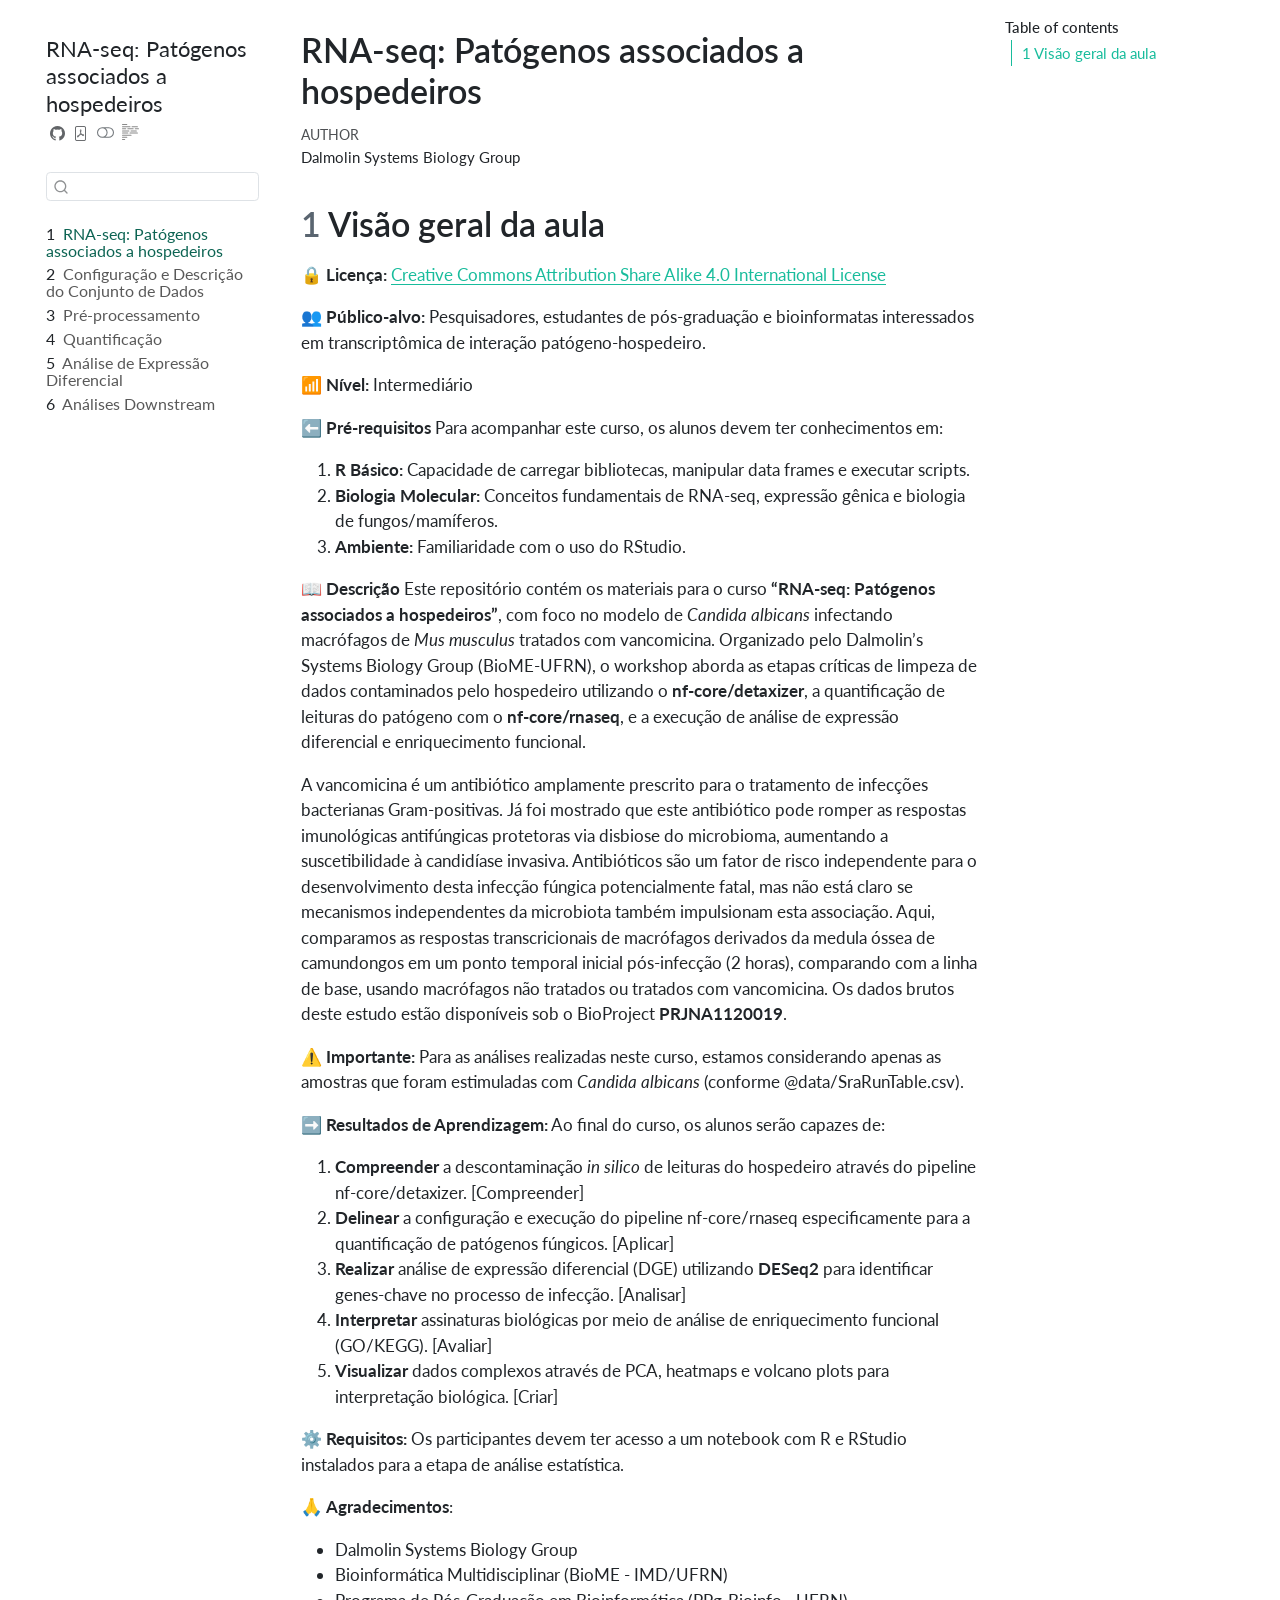
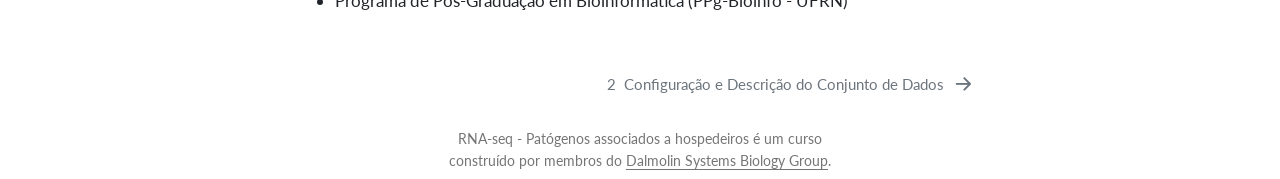
<file: docs/index.html>
<!DOCTYPE html>
<html xmlns="http://www.w3.org/1999/xhtml" lang="en" xml:lang="en"><head>

<meta charset="utf-8">
<meta name="generator" content="quarto-1.9.37">

<meta name="viewport" content="width=device-width, initial-scale=1.0, user-scalable=yes">

<meta name="author" content="Dalmolin Systems Biology Group">

<title>RNA-seq: Patógenos associados a hospedeiros</title>
<style>
/* Default styles provided by pandoc.
** See https://pandoc.org/MANUAL.html#variables-for-html for config info.
*/
code{white-space: pre-wrap;}
span.smallcaps{font-variant: small-caps;}
div.columns{display: flex; gap: min(4vw, 1.5em);}
div.column{flex: auto; overflow-x: auto;}
div.hanging-indent{margin-left: 1.5em; text-indent: -1.5em;}
ul.task-list{list-style: none;}
ul.task-list li input[type="checkbox"] {
  width: 0.8em;
  margin: 0 0.8em 0.2em -1em; /* quarto-specific, see https://github.com/quarto-dev/quarto-cli/issues/4556 */ 
  vertical-align: middle;
}
</style>


<script src="site_libs/quarto-nav/quarto-nav.js"></script>
<script src="site_libs/quarto-nav/headroom.min.js"></script>
<script src="site_libs/clipboard/clipboard.min.js"></script>
<script src="site_libs/quarto-search/autocomplete.umd.js"></script>
<script src="site_libs/quarto-search/fuse.min.js"></script>
<script src="site_libs/quarto-search/quarto-search.js"></script>
<meta name="quarto:offset" content="./">
<link href="./analysis/00_setup.html" rel="next">
<link href="./content/images/dalmolin_icon.svg" rel="icon" type="image/svg+xml">
<script src="site_libs/quarto-html/quarto.js" type="module"></script>
<script src="site_libs/quarto-html/tabsets/tabsets.js" type="module"></script>
<script src="site_libs/quarto-html/popper.min.js"></script>
<script src="site_libs/quarto-html/tippy.umd.min.js"></script>
<script src="site_libs/quarto-html/anchor.min.js"></script>
<link href="site_libs/quarto-html/tippy.css" rel="stylesheet">
<link href="site_libs/quarto-html/quarto-syntax-highlighting-acf12a64177840b8d86f2d4f01b2e9fb.css" rel="stylesheet" class="quarto-color-scheme" id="quarto-text-highlighting-styles">
<link href="site_libs/quarto-html/quarto-syntax-highlighting-dark-23bbe8b5e4efc1e257f6d59dce478b08.css" rel="stylesheet" class="quarto-color-scheme quarto-color-alternate" id="quarto-text-highlighting-styles">
<link href="site_libs/quarto-html/quarto-syntax-highlighting-acf12a64177840b8d86f2d4f01b2e9fb.css" rel="stylesheet" class="quarto-color-scheme-extra" id="quarto-text-highlighting-styles">
<script src="site_libs/bootstrap/bootstrap.min.js"></script>
<link href="site_libs/bootstrap/bootstrap-icons.css" rel="stylesheet">
<link href="site_libs/bootstrap/bootstrap-49fd1f1441fd54ec71df2da41e3b08e6.min.css" rel="stylesheet" append-hash="true" class="quarto-color-scheme" id="quarto-bootstrap" data-mode="light">
<link href="site_libs/bootstrap/bootstrap-dark-9082959d1594bdca9ab86728af60ead1.min.css" rel="stylesheet" append-hash="true" class="quarto-color-scheme quarto-color-alternate" id="quarto-bootstrap" data-mode="dark">
<link href="site_libs/bootstrap/bootstrap-49fd1f1441fd54ec71df2da41e3b08e6.min.css" rel="stylesheet" append-hash="true" class="quarto-color-scheme-extra" id="quarto-bootstrap" data-mode="light">
<script id="quarto-search-options" type="application/json">{
  "location": "sidebar",
  "copy-button": false,
  "collapse-after": 3,
  "panel-placement": "start",
  "type": "textbox",
  "limit": 50,
  "keyboard-shortcut": [
    "f",
    "/",
    "s"
  ],
  "show-item-context": false,
  "language": {
    "search-no-results-text": "No results",
    "search-matching-documents-text": "matching documents",
    "search-copy-link-title": "Copy link to search",
    "search-hide-matches-text": "Hide additional matches",
    "search-more-match-text": "more match in this document",
    "search-more-matches-text": "more matches in this document",
    "search-clear-button-title": "Clear",
    "search-text-placeholder": "",
    "search-detached-cancel-button-title": "Cancel",
    "search-submit-button-title": "Submit",
    "search-label": "Search"
  }
}</script>


</head>

<body class="nav-sidebar floating quarto-light"><script id="quarto-html-before-body" type="application/javascript">
    const toggleBodyColorMode = (bsSheetEl) => {
      const mode = bsSheetEl.getAttribute("data-mode");
      const bodyEl = window.document.querySelector("body");
      if (mode === "dark") {
        bodyEl.classList.add("quarto-dark");
        bodyEl.classList.remove("quarto-light");
      } else {
        bodyEl.classList.add("quarto-light");
        bodyEl.classList.remove("quarto-dark");
      }
    }
    const toggleBodyColorPrimary = () => {
      const bsSheetEl = window.document.querySelector("link#quarto-bootstrap:not([rel=disabled-stylesheet])");
      if (bsSheetEl) {
        toggleBodyColorMode(bsSheetEl);
      }
    }
    const setColorSchemeToggle = (alternate) => {
      const toggles = window.document.querySelectorAll('.quarto-color-scheme-toggle');
      for (let i=0; i < toggles.length; i++) {
        const toggle = toggles[i];
        if (toggle) {
          if (alternate) {
            toggle.classList.add("alternate");
          } else {
            toggle.classList.remove("alternate");
          }
        }
      }
    };
    const toggleColorMode = (alternate) => {
      // Switch the stylesheets
      const primaryStylesheets = window.document.querySelectorAll('link.quarto-color-scheme:not(.quarto-color-alternate)');
      const alternateStylesheets = window.document.querySelectorAll('link.quarto-color-scheme.quarto-color-alternate');
      manageTransitions('#quarto-margin-sidebar .nav-link', false);
      if (alternate) {
        // note: dark is layered on light, we don't disable primary!
        enableStylesheet(alternateStylesheets);
        for (const sheetNode of alternateStylesheets) {
          if (sheetNode.id === "quarto-bootstrap") {
            toggleBodyColorMode(sheetNode);
          }
        }
      } else {
        disableStylesheet(alternateStylesheets);
        enableStylesheet(primaryStylesheets)
        toggleBodyColorPrimary();
      }
      manageTransitions('#quarto-margin-sidebar .nav-link', true);
      // Switch the toggles
      setColorSchemeToggle(alternate)
      // Hack to workaround the fact that safari doesn't
      // properly recolor the scrollbar when toggling (#1455)
      if (navigator.userAgent.indexOf('Safari') > 0 && navigator.userAgent.indexOf('Chrome') == -1) {
        manageTransitions("body", false);
        window.scrollTo(0, 1);
        setTimeout(() => {
          window.scrollTo(0, 0);
          manageTransitions("body", true);
        }, 40);
      }
    }
    const disableStylesheet = (stylesheets) => {
      for (let i=0; i < stylesheets.length; i++) {
        const stylesheet = stylesheets[i];
        stylesheet.rel = 'disabled-stylesheet';
      }
    }
    const enableStylesheet = (stylesheets) => {
      for (let i=0; i < stylesheets.length; i++) {
        const stylesheet = stylesheets[i];
        if(stylesheet.rel !== 'stylesheet') { // for Chrome, which will still FOUC without this check
          stylesheet.rel = 'stylesheet';
        }
      }
    }
    const manageTransitions = (selector, allowTransitions) => {
      const els = window.document.querySelectorAll(selector);
      for (let i=0; i < els.length; i++) {
        const el = els[i];
        if (allowTransitions) {
          el.classList.remove('notransition');
        } else {
          el.classList.add('notransition');
        }
      }
    }
    const isFileUrl = () => {
      return window.location.protocol === 'file:';
    }
    const hasAlternateSentinel = () => {
      let styleSentinel = getColorSchemeSentinel();
      if (styleSentinel !== null) {
        return styleSentinel === "alternate";
      } else {
        return false;
      }
    }
    const setStyleSentinel = (alternate) => {
      const value = alternate ? "alternate" : "default";
      if (!isFileUrl()) {
        window.localStorage.setItem("quarto-color-scheme", value);
      } else {
        localAlternateSentinel = value;
      }
    }
    const getColorSchemeSentinel = () => {
      if (!isFileUrl()) {
        const storageValue = window.localStorage.getItem("quarto-color-scheme");
        return storageValue != null ? storageValue : localAlternateSentinel;
      } else {
        return localAlternateSentinel;
      }
    }
    const toggleGiscusIfUsed = (isAlternate, darkModeDefault) => {
      const baseTheme = document.querySelector('#giscus-base-theme')?.value ?? 'light';
      const alternateTheme = document.querySelector('#giscus-alt-theme')?.value ?? 'dark';
      let newTheme = '';
      if(authorPrefersDark) {
        newTheme = isAlternate ? baseTheme : alternateTheme;
      } else {
        newTheme = isAlternate ? alternateTheme : baseTheme;
      }
      const changeGiscusTheme = () => {
        // From: https://github.com/giscus/giscus/issues/336
        const sendMessage = (message) => {
          const iframe = document.querySelector('iframe.giscus-frame');
          if (!iframe) return;
          iframe.contentWindow.postMessage({ giscus: message }, 'https://giscus.app');
        }
        sendMessage({
          setConfig: {
            theme: newTheme
          }
        });
      }
      const isGiscussLoaded = window.document.querySelector('iframe.giscus-frame') !== null;
      if (isGiscussLoaded) {
        changeGiscusTheme();
      }
    };
    const authorPrefersDark = false;
    const darkModeDefault = authorPrefersDark;
      document.querySelector('link#quarto-text-highlighting-styles.quarto-color-scheme-extra').rel = 'disabled-stylesheet';
      document.querySelector('link#quarto-bootstrap.quarto-color-scheme-extra').rel = 'disabled-stylesheet';
    let localAlternateSentinel = darkModeDefault ? 'alternate' : 'default';
    // Dark / light mode switch
    window.quartoToggleColorScheme = () => {
      // Read the current dark / light value
      let toAlternate = !hasAlternateSentinel();
      toggleColorMode(toAlternate);
      setStyleSentinel(toAlternate);
      toggleGiscusIfUsed(toAlternate, darkModeDefault);
      window.dispatchEvent(new Event('resize'));
    };
    // Switch to dark mode if need be
    if (hasAlternateSentinel()) {
      toggleColorMode(true);
    } else {
      toggleColorMode(false);
    }
  </script>

<div id="quarto-search-results"></div>
  <header id="quarto-header" class="headroom fixed-top">
  <nav class="quarto-secondary-nav">
    <div class="container-fluid d-flex">
      <button type="button" class="quarto-btn-toggle btn" data-bs-toggle="collapse" role="button" data-bs-target=".quarto-sidebar-collapse-item" aria-controls="quarto-sidebar" aria-expanded="false" aria-label="Toggle sidebar navigation" onclick="if (window.quartoToggleHeadroom) { window.quartoToggleHeadroom(); }">
        <i class="bi bi-layout-text-sidebar-reverse"></i>
      </button>
        <nav class="quarto-page-breadcrumbs" aria-label="breadcrumb"><ol class="breadcrumb"><li class="breadcrumb-item"><a href="./index.html"><span class="chapter-number">1</span>&nbsp; <span class="chapter-title">RNA-seq: Patógenos associados a hospedeiros</span></a></li></ol></nav>
        <a class="flex-grow-1" role="navigation" data-bs-toggle="collapse" data-bs-target=".quarto-sidebar-collapse-item" aria-controls="quarto-sidebar" aria-expanded="false" aria-label="Toggle sidebar navigation" onclick="if (window.quartoToggleHeadroom) { window.quartoToggleHeadroom(); }">      
        </a>
      <button type="button" class="btn quarto-search-button" aria-label="Search" onclick="window.quartoOpenSearch();">
        <i class="bi bi-search"></i>
      </button>
    </div>
  </nav>
</header>
<!-- content -->
<div id="quarto-content" class="quarto-container page-columns page-rows-contents page-layout-article">
<!-- sidebar -->
  <nav id="quarto-sidebar" class="sidebar collapse collapse-horizontal quarto-sidebar-collapse-item sidebar-navigation floating overflow-auto">
    <div class="pt-lg-2 mt-2 text-left sidebar-header">
    <div class="sidebar-title mb-0 py-0">
      <a href="./">RNA-seq: Patógenos associados a hospedeiros</a> 
        <div class="sidebar-tools-main tools-wide">
    <a href="https://github.com/dalmolingroup/rnaseq_pathogen" title="Source Code" class="quarto-navigation-tool px-1" aria-label="Source Code"><i class="bi bi-github"></i></a>
    <a href="./RNA-seq--Patógenos-associados-a-hospedeiros.pdf" title="Download PDF" class="quarto-navigation-tool px-1" aria-label="Download PDF"><i class="bi bi-file-pdf"></i></a>
  <a href="" class="quarto-color-scheme-toggle quarto-navigation-tool  px-1" onclick="window.quartoToggleColorScheme(); return false;" title="Toggle dark mode"><i class="bi"></i></a>
  <a href="" class="quarto-reader-toggle quarto-navigation-tool px-1" onclick="window.quartoToggleReader(); return false;" title="Toggle reader mode">
  <div class="quarto-reader-toggle-btn">
  <i class="bi"></i>
  </div>
</a>
</div>
    </div>
      </div>
        <div class="mt-2 flex-shrink-0 align-items-center">
        <div class="sidebar-search">
        <div id="quarto-search" class="" title="Search"></div>
        </div>
        </div>
    <div class="sidebar-menu-container"> 
    <ul class="list-unstyled mt-1">
        <li class="sidebar-item">
  <div class="sidebar-item-container"> 
  <a href="./index.html" class="sidebar-item-text sidebar-link active">
 <span class="menu-text"><span class="chapter-number">1</span>&nbsp; <span class="chapter-title">RNA-seq: Patógenos associados a hospedeiros</span></span></a>
  </div>
</li>
        <li class="sidebar-item">
  <div class="sidebar-item-container"> 
  <a href="./analysis/00_setup.html" class="sidebar-item-text sidebar-link">
 <span class="menu-text"><span class="chapter-number">2</span>&nbsp; <span class="chapter-title">Configuração e Descrição do Conjunto de Dados</span></span></a>
  </div>
</li>
        <li class="sidebar-item">
  <div class="sidebar-item-container"> 
  <a href="./analysis/01_preprocessing.html" class="sidebar-item-text sidebar-link">
 <span class="menu-text"><span class="chapter-number">3</span>&nbsp; <span class="chapter-title">Pré-processamento</span></span></a>
  </div>
</li>
        <li class="sidebar-item">
  <div class="sidebar-item-container"> 
  <a href="./analysis/02_quantification.html" class="sidebar-item-text sidebar-link">
 <span class="menu-text"><span class="chapter-number">4</span>&nbsp; <span class="chapter-title">Quantificação</span></span></a>
  </div>
</li>
        <li class="sidebar-item">
  <div class="sidebar-item-container"> 
  <a href="./analysis/03_differential_expression.html" class="sidebar-item-text sidebar-link">
 <span class="menu-text"><span class="chapter-number">5</span>&nbsp; <span class="chapter-title">Análise de Expressão Diferencial</span></span></a>
  </div>
</li>
        <li class="sidebar-item">
  <div class="sidebar-item-container"> 
  <a href="./analysis/04_downstream_analyses.html" class="sidebar-item-text sidebar-link">
 <span class="menu-text"><span class="chapter-number">6</span>&nbsp; <span class="chapter-title">Análises Downstream</span></span></a>
  </div>
</li>
    </ul>
    </div>
</nav>
<div id="quarto-sidebar-glass" class="quarto-sidebar-collapse-item" data-bs-toggle="collapse" data-bs-target=".quarto-sidebar-collapse-item"></div>
<!-- margin-sidebar -->
    <div id="quarto-margin-sidebar" class="sidebar margin-sidebar">
        <nav id="TOC" role="doc-toc" class="toc-active">
    <h2 id="toc-title">Table of contents</h2>
   
  <ul>
  <li><a href="#visão-geral-da-aula" id="toc-visão-geral-da-aula" class="nav-link active" data-scroll-target="#visão-geral-da-aula"><span class="header-section-number">1</span> Visão geral da aula</a></li>
  </ul>
</nav>
    </div>
<!-- main -->
<main class="content" id="quarto-document-content">


<header id="title-block-header" class="quarto-title-block default">
<div class="quarto-title">
<h1 class="title">RNA-seq: Patógenos associados a hospedeiros</h1>
</div>



<div class="quarto-title-meta">

    <div>
    <div class="quarto-title-meta-heading">Author</div>
    <div class="quarto-title-meta-contents">
             <p>Dalmolin Systems Biology Group </p>
          </div>
  </div>
    
  
    
  </div>
  


</header>


<section id="visão-geral-da-aula" class="level1" data-number="1">
<h1 data-number="1"><span class="header-section-number">1</span> Visão geral da aula</h1>
<p>🔒 <strong>Licença:</strong> <a href="https://creativecommons.org/licenses/by-sa/4.0/deed.en">Creative Commons Attribution Share Alike 4.0 International License</a></p>
<p>👥 <strong>Público-alvo:</strong> Pesquisadores, estudantes de pós-graduação e bioinformatas interessados em transcriptômica de interação patógeno-hospedeiro.</p>
<p>📶 <strong>Nível:</strong> Intermediário</p>
<p>⬅️ <strong>Pré-requisitos</strong> Para acompanhar este curso, os alunos devem ter conhecimentos em:</p>
<ol type="1">
<li><strong>R Básico:</strong> Capacidade de carregar bibliotecas, manipular data frames e executar scripts.</li>
<li><strong>Biologia Molecular:</strong> Conceitos fundamentais de RNA-seq, expressão gênica e biologia de fungos/mamíferos.</li>
<li><strong>Ambiente:</strong> Familiaridade com o uso do RStudio.</li>
</ol>
<p>📖 <strong>Descrição</strong> Este repositório contém os materiais para o curso <strong>“RNA-seq: Patógenos associados a hospedeiros”</strong>, com foco no modelo de <em>Candida albicans</em> infectando macrófagos de <em>Mus musculus</em> tratados com vancomicina. Organizado pelo Dalmolin’s Systems Biology Group (BioME-UFRN), o workshop aborda as etapas críticas de limpeza de dados contaminados pelo hospedeiro utilizando o <strong>nf-core/detaxizer</strong>, a quantificação de leituras do patógeno com o <strong>nf-core/rnaseq</strong>, e a execução de análise de expressão diferencial e enriquecimento funcional.</p>
<p>A vancomicina é um antibiótico amplamente prescrito para o tratamento de infecções bacterianas Gram-positivas. Já foi mostrado que este antibiótico pode romper as respostas imunológicas antifúngicas protetoras via disbiose do microbioma, aumentando a suscetibilidade à candidíase invasiva. Antibióticos são um fator de risco independente para o desenvolvimento desta infecção fúngica potencialmente fatal, mas não está claro se mecanismos independentes da microbiota também impulsionam esta associação. Aqui, comparamos as respostas transcricionais de macrófagos derivados da medula óssea de camundongos em um ponto temporal inicial pós-infecção (2 horas), comparando com a linha de base, usando macrófagos não tratados ou tratados com vancomicina. Os dados brutos deste estudo estão disponíveis sob o BioProject <strong>PRJNA1120019</strong>.</p>
<p>⚠️ <strong>Importante:</strong> Para as análises realizadas neste curso, estamos considerando apenas as amostras que foram estimuladas com <em>Candida albicans</em> (conforme <span class="citation" data-cites="data/SraRunTable.csv">@data/SraRunTable.csv</span>).</p>
<p>➡️ <strong>Resultados de Aprendizagem:</strong> Ao final do curso, os alunos serão capazes de:</p>
<ol type="1">
<li><strong>Compreender</strong> a descontaminação <em>in silico</em> de leituras do hospedeiro através do pipeline nf-core/detaxizer. [Compreender]</li>
<li><strong>Delinear</strong> a configuração e execução do pipeline nf-core/rnaseq especificamente para a quantificação de patógenos fúngicos. [Aplicar]</li>
<li><strong>Realizar</strong> análise de expressão diferencial (DGE) utilizando <strong>DESeq2</strong> para identificar genes-chave no processo de infecção. [Analisar]</li>
<li><strong>Interpretar</strong> assinaturas biológicas por meio de análise de enriquecimento funcional (GO/KEGG). [Avaliar]</li>
<li><strong>Visualizar</strong> dados complexos através de PCA, heatmaps e volcano plots para interpretação biológica. [Criar]</li>
</ol>
<p>⚙️ <strong>Requisitos:</strong> Os participantes devem ter acesso a um notebook com R e RStudio instalados para a etapa de análise estatística.</p>
<p>🙏 <strong>Agradecimentos</strong>:</p>
<ul>
<li>Dalmolin Systems Biology Group</li>
<li>Bioinformática Multidisciplinar (BioME - IMD/UFRN)</li>
<li>Programa de Pós-Graduação em Bioinformática (PPg-Bioinfo - UFRN)</li>
</ul>


</section>

</main> <!-- /main -->
<script id="quarto-html-after-body" type="application/javascript">
  window.document.addEventListener("DOMContentLoaded", function (event) {
    // Ensure there is a toggle, if there isn't float one in the top right
    if (window.document.querySelector('.quarto-color-scheme-toggle') === null) {
      const a = window.document.createElement('a');
      a.classList.add('top-right');
      a.classList.add('quarto-color-scheme-toggle');
      a.href = "";
      a.onclick = function() { try { window.quartoToggleColorScheme(); } catch {} return false; };
      const i = window.document.createElement("i");
      i.classList.add('bi');
      a.appendChild(i);
      window.document.body.appendChild(a);
    }
    setColorSchemeToggle(hasAlternateSentinel())
    const icon = "";
    const anchorJS = new window.AnchorJS();
    anchorJS.options = {
      placement: 'right',
      icon: icon
    };
    anchorJS.add('.anchored');
    const isCodeAnnotation = (el) => {
      for (const clz of el.classList) {
        if (clz.startsWith('code-annotation-')) {                     
          return true;
        }
      }
      return false;
    }
    const onCopySuccess = function(e) {
      // button target
      const button = e.trigger;
      // don't keep focus
      button.blur();
      // flash "checked"
      button.classList.add('code-copy-button-checked');
      var currentTitle = button.getAttribute("title");
      button.setAttribute("title", "Copied!");
      let tooltip;
      if (window.bootstrap) {
        button.setAttribute("data-bs-toggle", "tooltip");
        button.setAttribute("data-bs-placement", "left");
        button.setAttribute("data-bs-title", "Copied!");
        tooltip = new bootstrap.Tooltip(button, 
          { trigger: "manual", 
            customClass: "code-copy-button-tooltip",
            offset: [0, -8]});
        tooltip.show();    
      }
      setTimeout(function() {
        if (tooltip) {
          tooltip.hide();
          button.removeAttribute("data-bs-title");
          button.removeAttribute("data-bs-toggle");
          button.removeAttribute("data-bs-placement");
        }
        button.setAttribute("title", currentTitle);
        button.classList.remove('code-copy-button-checked');
      }, 1000);
      // clear code selection
      e.clearSelection();
    }
    const getTextToCopy = function(trigger) {
      const outerScaffold = trigger.parentElement.cloneNode(true);
      const codeEl = outerScaffold.querySelector('code');
      for (const childEl of codeEl.children) {
        if (isCodeAnnotation(childEl)) {
          childEl.remove();
        }
      }
      return codeEl.innerText;
    }
    const clipboard = new window.ClipboardJS('.code-copy-button:not([data-in-quarto-modal])', {
      text: getTextToCopy
    });
    clipboard.on('success', onCopySuccess);
    if (window.document.getElementById('quarto-embedded-source-code-modal')) {
      const clipboardModal = new window.ClipboardJS('.code-copy-button[data-in-quarto-modal]', {
        text: getTextToCopy,
        container: window.document.getElementById('quarto-embedded-source-code-modal')
      });
      clipboardModal.on('success', onCopySuccess);
    }
      var localhostRegex = new RegExp(/^(?:http|https):\/\/localhost\:?[0-9]*\//);
      var mailtoRegex = new RegExp(/^mailto:/);
        var filterRegex = new RegExp("https:\/\/dalmolingroup\.imd\.ufrn\.br\/rnaseq_pathogen\/");
      var isInternal = (href) => {
          return filterRegex.test(href) || localhostRegex.test(href) || mailtoRegex.test(href);
      }
      // Inspect non-navigation links and adorn them if external
     var links = window.document.querySelectorAll('a[href]:not(.nav-link):not(.navbar-brand):not(.toc-action):not(.sidebar-link):not(.sidebar-item-toggle):not(.pagination-link):not(.no-external):not([aria-hidden]):not(.dropdown-item):not(.quarto-navigation-tool):not(.about-link)');
      for (var i=0; i<links.length; i++) {
        const link = links[i];
        if (!isInternal(link.href)) {
          // undo the damage that might have been done by quarto-nav.js in the case of
          // links that we want to consider external
          if (link.dataset.originalHref !== undefined) {
            link.href = link.dataset.originalHref;
          }
        }
      }
    function tippyHover(el, contentFn, onTriggerFn, onUntriggerFn) {
      const config = {
        allowHTML: true,
        maxWidth: 500,
        delay: 100,
        arrow: false,
        appendTo: function(el) {
            return el.parentElement;
        },
        interactive: true,
        interactiveBorder: 10,
        theme: 'quarto',
        placement: 'bottom-start',
      };
      if (contentFn) {
        config.content = contentFn;
      }
      if (onTriggerFn) {
        config.onTrigger = onTriggerFn;
      }
      if (onUntriggerFn) {
        config.onUntrigger = onUntriggerFn;
      }
      window.tippy(el, config); 
    }
    const noterefs = window.document.querySelectorAll('a[role="doc-noteref"]');
    for (var i=0; i<noterefs.length; i++) {
      const ref = noterefs[i];
      tippyHover(ref, function() {
        // use id or data attribute instead here
        let href = ref.getAttribute('data-footnote-href') || ref.getAttribute('href');
        try { href = new URL(href).hash; } catch {}
        const id = href.replace(/^#\/?/, "");
        const note = window.document.getElementById(id);
        if (note) {
          return note.innerHTML;
        } else {
          return "";
        }
      });
    }
    const xrefs = window.document.querySelectorAll('a.quarto-xref');
    const processXRef = (id, note) => {
      // Strip column container classes
      const stripColumnClz = (el) => {
        el.classList.remove("page-full", "page-columns");
        if (el.children) {
          for (const child of el.children) {
            stripColumnClz(child);
          }
        }
      }
      stripColumnClz(note)
      if (id === null || id.startsWith('sec-')) {
        // Special case sections, only their first couple elements
        const container = document.createElement("div");
        if (note.children && note.children.length > 2) {
          container.appendChild(note.children[0].cloneNode(true));
          for (let i = 1; i < note.children.length; i++) {
            const child = note.children[i];
            if (child.tagName === "P" && child.innerText === "") {
              continue;
            } else {
              container.appendChild(child.cloneNode(true));
              break;
            }
          }
          if (window.Quarto?.typesetMath) {
            window.Quarto.typesetMath(container);
          }
          return container.innerHTML
        } else {
          if (window.Quarto?.typesetMath) {
            window.Quarto.typesetMath(note);
          }
          return note.innerHTML;
        }
      } else {
        // Remove any anchor links if they are present
        const anchorLink = note.querySelector('a.anchorjs-link');
        if (anchorLink) {
          anchorLink.remove();
        }
        if (window.Quarto?.typesetMath) {
          window.Quarto.typesetMath(note);
        }
        if (note.classList.contains("callout")) {
          return note.outerHTML;
        } else {
          return note.innerHTML;
        }
      }
    }
    for (var i=0; i<xrefs.length; i++) {
      const xref = xrefs[i];
      tippyHover(xref, undefined, function(instance) {
        instance.disable();
        let url = xref.getAttribute('href');
        let hash = undefined; 
        if (url.startsWith('#')) {
          hash = url;
        } else {
          try { hash = new URL(url).hash; } catch {}
        }
        if (hash) {
          const id = hash.replace(/^#\/?/, "");
          const note = window.document.getElementById(id);
          if (note !== null) {
            try {
              const html = processXRef(id, note.cloneNode(true));
              instance.setContent(html);
            } finally {
              instance.enable();
              instance.show();
            }
          } else {
            // See if we can fetch this
            fetch(url.split('#')[0])
            .then(res => res.text())
            .then(html => {
              const parser = new DOMParser();
              const htmlDoc = parser.parseFromString(html, "text/html");
              const note = htmlDoc.getElementById(id);
              if (note !== null) {
                const html = processXRef(id, note);
                instance.setContent(html);
              } 
            }).finally(() => {
              instance.enable();
              instance.show();
            });
          }
        } else {
          // See if we can fetch a full url (with no hash to target)
          // This is a special case and we should probably do some content thinning / targeting
          fetch(url)
          .then(res => res.text())
          .then(html => {
            const parser = new DOMParser();
            const htmlDoc = parser.parseFromString(html, "text/html");
            const note = htmlDoc.querySelector('main.content');
            if (note !== null) {
              // This should only happen for chapter cross references
              // (since there is no id in the URL)
              // remove the first header
              if (note.children.length > 0 && note.children[0].tagName === "HEADER") {
                note.children[0].remove();
              }
              const html = processXRef(null, note);
              instance.setContent(html);
            } 
          }).finally(() => {
            instance.enable();
            instance.show();
          });
        }
      }, function(instance) {
      });
    }
        let selectedAnnoteEl;
        const selectorForAnnotation = ( cell, annotation) => {
          let cellAttr = 'data-code-cell="' + cell + '"';
          let lineAttr = 'data-code-annotation="' +  annotation + '"';
          const selector = 'span[' + cellAttr + '][' + lineAttr + ']';
          return selector;
        }
        const selectCodeLines = (annoteEl) => {
          const doc = window.document;
          const targetCell = annoteEl.getAttribute("data-target-cell");
          const targetAnnotation = annoteEl.getAttribute("data-target-annotation");
          const annoteSpan = window.document.querySelector(selectorForAnnotation(targetCell, targetAnnotation));
          const lines = annoteSpan.getAttribute("data-code-lines").split(",");
          const lineIds = lines.map((line) => {
            return targetCell + "-" + line;
          })
          let top = null;
          let height = null;
          let parent = null;
          if (lineIds.length > 0) {
              //compute the position of the single el (top and bottom and make a div)
              const el = window.document.getElementById(lineIds[0]);
              top = el.offsetTop;
              height = el.offsetHeight;
              parent = el.parentElement.parentElement;
            if (lineIds.length > 1) {
              const lastEl = window.document.getElementById(lineIds[lineIds.length - 1]);
              const bottom = lastEl.offsetTop + lastEl.offsetHeight;
              height = bottom - top;
            }
            if (top !== null && height !== null && parent !== null) {
              // cook up a div (if necessary) and position it 
              let div = window.document.getElementById("code-annotation-line-highlight");
              if (div === null) {
                div = window.document.createElement("div");
                div.setAttribute("id", "code-annotation-line-highlight");
                div.style.position = 'absolute';
                parent.appendChild(div);
              }
              div.style.top = top - 2 + "px";
              div.style.height = height + 4 + "px";
              div.style.left = 0;
              let gutterDiv = window.document.getElementById("code-annotation-line-highlight-gutter");
              if (gutterDiv === null) {
                gutterDiv = window.document.createElement("div");
                gutterDiv.setAttribute("id", "code-annotation-line-highlight-gutter");
                gutterDiv.style.position = 'absolute';
                const codeCell = window.document.getElementById(targetCell);
                const gutter = codeCell.querySelector('.code-annotation-gutter');
                gutter.appendChild(gutterDiv);
              }
              gutterDiv.style.top = top - 2 + "px";
              gutterDiv.style.height = height + 4 + "px";
            }
            selectedAnnoteEl = annoteEl;
          }
        };
        const unselectCodeLines = () => {
          const elementsIds = ["code-annotation-line-highlight", "code-annotation-line-highlight-gutter"];
          elementsIds.forEach((elId) => {
            const div = window.document.getElementById(elId);
            if (div) {
              div.remove();
            }
          });
          selectedAnnoteEl = undefined;
        };
          // Handle positioning of the toggle
      window.addEventListener(
        "resize",
        throttle(() => {
          elRect = undefined;
          if (selectedAnnoteEl) {
            selectCodeLines(selectedAnnoteEl);
          }
        }, 10)
      );
      function throttle(fn, ms) {
      let throttle = false;
      let timer;
        return (...args) => {
          if(!throttle) { // first call gets through
              fn.apply(this, args);
              throttle = true;
          } else { // all the others get throttled
              if(timer) clearTimeout(timer); // cancel #2
              timer = setTimeout(() => {
                fn.apply(this, args);
                timer = throttle = false;
              }, ms);
          }
        };
      }
        // Attach click handler to the DT
        const annoteDls = window.document.querySelectorAll('dt[data-target-cell]');
        for (const annoteDlNode of annoteDls) {
          annoteDlNode.addEventListener('click', (event) => {
            const clickedEl = event.target;
            if (clickedEl !== selectedAnnoteEl) {
              unselectCodeLines();
              const activeEl = window.document.querySelector('dt[data-target-cell].code-annotation-active');
              if (activeEl) {
                activeEl.classList.remove('code-annotation-active');
              }
              selectCodeLines(clickedEl);
              clickedEl.classList.add('code-annotation-active');
            } else {
              // Unselect the line
              unselectCodeLines();
              clickedEl.classList.remove('code-annotation-active');
            }
          });
        }
    const findCites = (el) => {
      const parentEl = el.parentElement;
      if (parentEl) {
        const cites = parentEl.dataset.cites;
        if (cites) {
          return {
            el,
            cites: cites.split(' ')
          };
        } else {
          return findCites(el.parentElement)
        }
      } else {
        return undefined;
      }
    };
    var bibliorefs = window.document.querySelectorAll('a[role="doc-biblioref"]');
    for (var i=0; i<bibliorefs.length; i++) {
      const ref = bibliorefs[i];
      const citeInfo = findCites(ref);
      if (citeInfo) {
        tippyHover(citeInfo.el, function() {
          var popup = window.document.createElement('div');
          citeInfo.cites.forEach(function(cite) {
            var citeDiv = window.document.createElement('div');
            citeDiv.classList.add('hanging-indent');
            citeDiv.classList.add('csl-entry');
            var biblioDiv = window.document.getElementById('ref-' + cite);
            if (biblioDiv) {
              citeDiv.innerHTML = biblioDiv.innerHTML;
            }
            popup.appendChild(citeDiv);
          });
          return popup.innerHTML;
        });
      }
    }
  });
  </script>
<nav class="page-navigation">
  <div class="nav-page nav-page-previous">
  </div>
  <div class="nav-page nav-page-next">
      <a href="./analysis/00_setup.html" class="pagination-link" aria-label="Configuração e Descrição do Conjunto de Dados">
        <span class="nav-page-text"><span class="chapter-number">2</span>&nbsp; <span class="chapter-title">Configuração e Descrição do Conjunto de Dados</span></span> <i class="bi bi-arrow-right-short"></i>
      </a>
  </div>
</nav>
</div> <!-- /content -->
<footer class="footer">
  <div class="nav-footer">
    <div class="nav-footer-left">
      &nbsp;
    </div>   
    <div class="nav-footer-center">
<p>RNA-seq - Patógenos associados a hospedeiros é um curso construído por membros do <a href="https://dalmolingroup.imd.ufrn.br/">Dalmolin Systems Biology Group</a>.</p>
</div>
    <div class="nav-footer-right">
      &nbsp;
    </div>
  </div>
</footer>




</body></html>
</file>
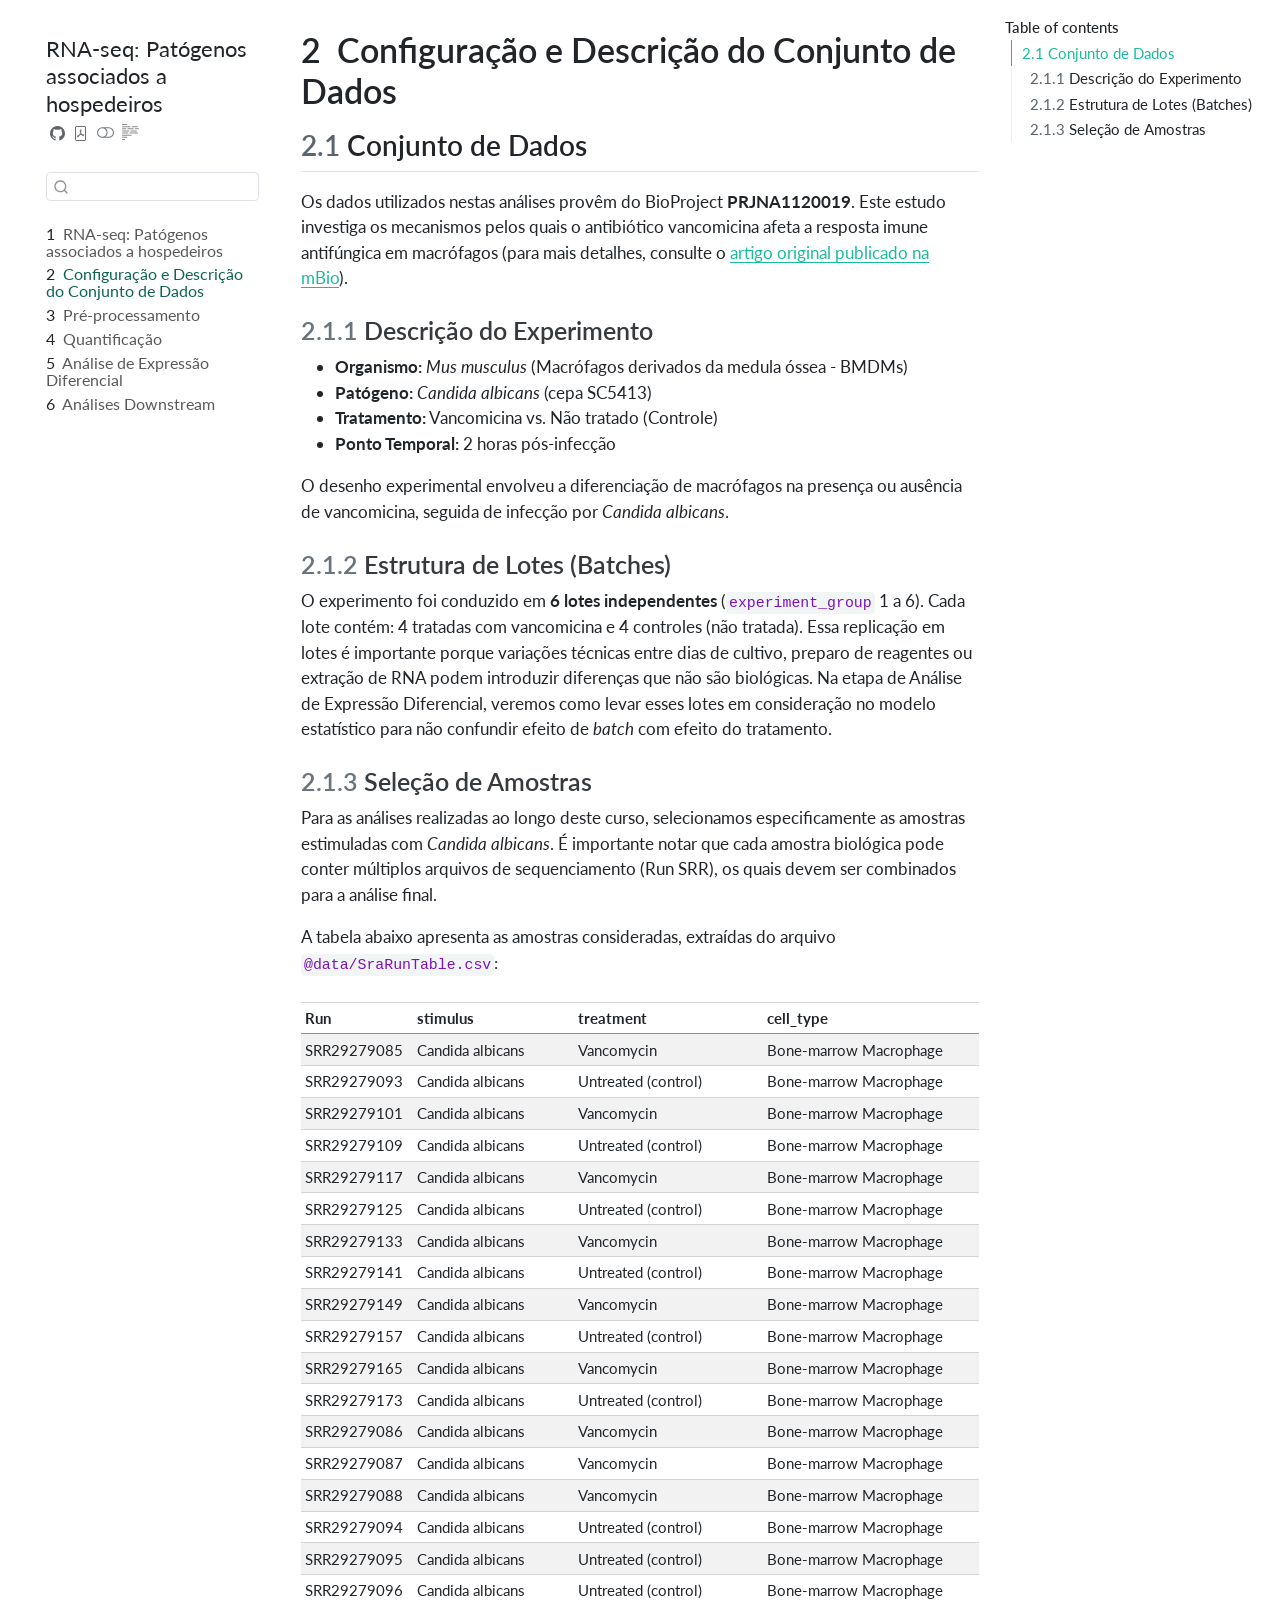
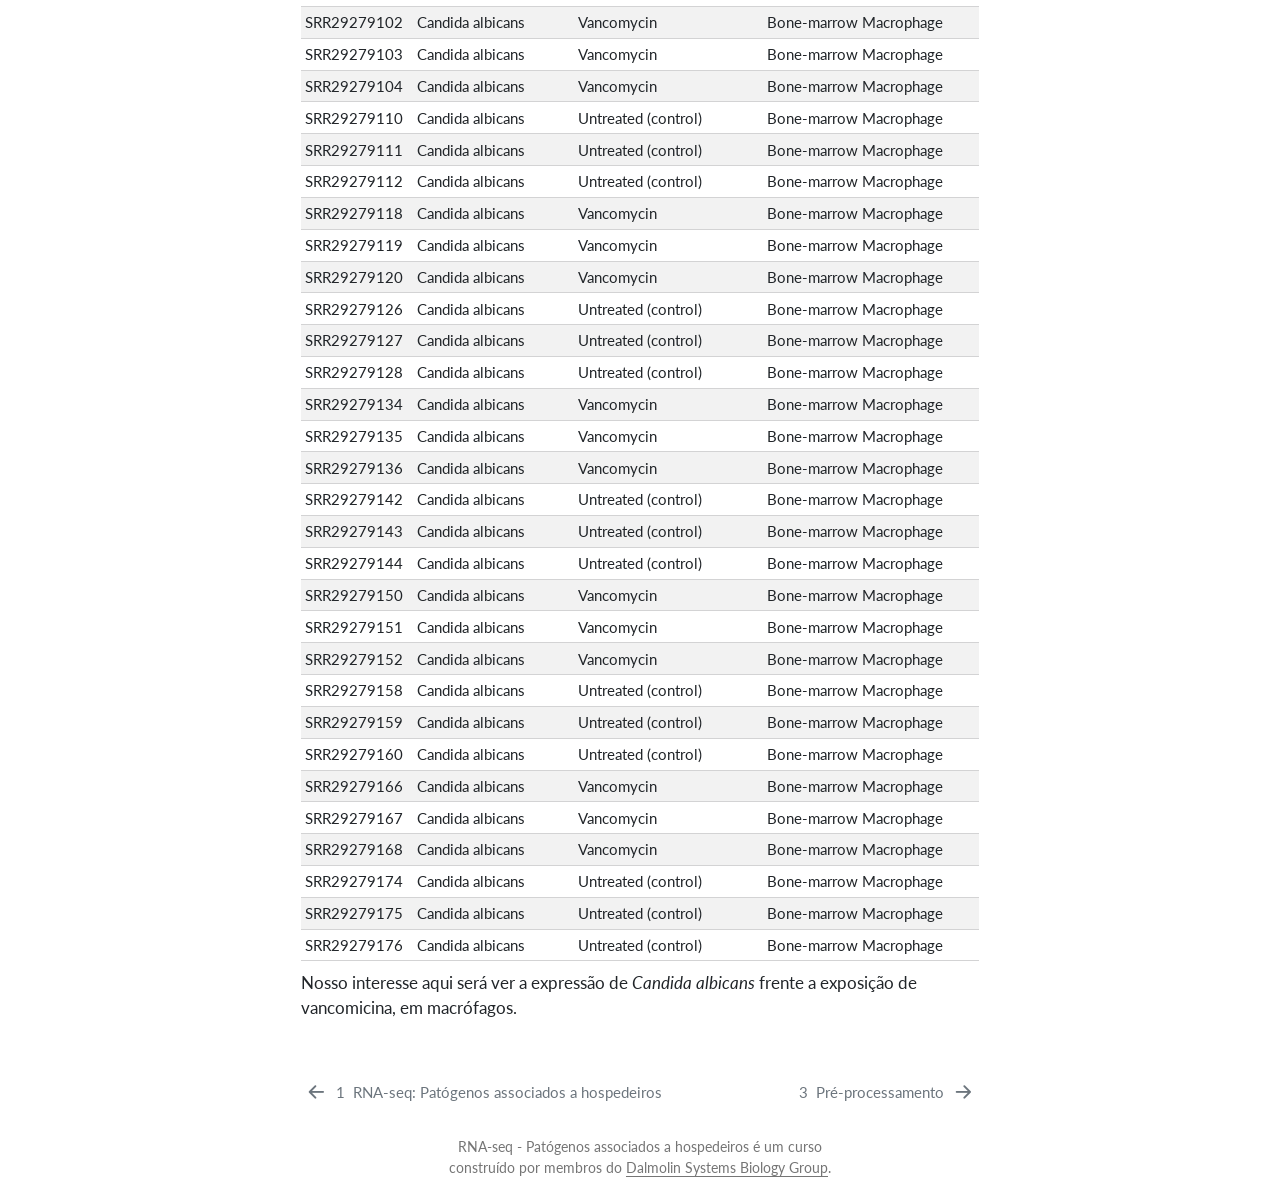
<file: docs/analysis/00_setup.html>
<!DOCTYPE html>
<html xmlns="http://www.w3.org/1999/xhtml" lang="en" xml:lang="en"><head>
<meta charset="UTF-8">
<meta name="generator" content="quarto-1.9.37">
<meta name="viewport" content="width=device-width, initial-scale=1.0, user-scalable=yes">
<title>2&nbsp; Configuração e Descrição do Conjunto de Dados – RNA-seq: Patógenos associados a hospedeiros</title>
<style>
/* Default styles provided by pandoc.
** See https://pandoc.org/MANUAL.html#variables-for-html for config info.
*/
code{white-space: pre-wrap;}
span.smallcaps{font-variant: small-caps;}
div.columns{display: flex; gap: min(4vw, 1.5em);}
div.column{flex: auto; overflow-x: auto;}
div.hanging-indent{margin-left: 1.5em; text-indent: -1.5em;}
ul.task-list{list-style: none;}
ul.task-list li input[type="checkbox"] {
  width: 0.8em;
  margin: 0 0.8em 0.2em -1em; /* quarto-specific, see https://github.com/quarto-dev/quarto-cli/issues/4556 */ 
  vertical-align: middle;
}
</style>

<script src="../site_libs/quarto-nav/quarto-nav.js"></script>
<script src="../site_libs/quarto-nav/headroom.min.js"></script>
<script src="../site_libs/clipboard/clipboard.min.js"></script>
<script src="../site_libs/quarto-search/autocomplete.umd.js"></script>
<script src="../site_libs/quarto-search/fuse.min.js"></script>
<script src="../site_libs/quarto-search/quarto-search.js"></script>
<meta name="quarto:offset" content="../">
<link href="../analysis/01_preprocessing.html" rel="next">
<link href="../index.html" rel="prev">
<link href="../content/images/dalmolin_icon.svg" rel="icon" type="image/svg+xml">
<script src="../site_libs/quarto-html/quarto.js" type="module"></script>
<script src="../site_libs/quarto-html/tabsets/tabsets.js" type="module"></script>
<script src="../site_libs/quarto-html/popper.min.js"></script>
<script src="../site_libs/quarto-html/tippy.umd.min.js"></script>
<script src="../site_libs/quarto-html/anchor.min.js"></script>
<link href="../site_libs/quarto-html/tippy.css" rel="stylesheet">
<link href="../site_libs/quarto-html/quarto-syntax-highlighting-acf12a64177840b8d86f2d4f01b2e9fb.css" rel="stylesheet" class="quarto-color-scheme" id="quarto-text-highlighting-styles">
<link href="../site_libs/quarto-html/quarto-syntax-highlighting-dark-23bbe8b5e4efc1e257f6d59dce478b08.css" rel="stylesheet" class="quarto-color-scheme quarto-color-alternate" id="quarto-text-highlighting-styles">
<link href="../site_libs/quarto-html/quarto-syntax-highlighting-acf12a64177840b8d86f2d4f01b2e9fb.css" rel="stylesheet" class="quarto-color-scheme-extra" id="quarto-text-highlighting-styles">
<script src="../site_libs/bootstrap/bootstrap.min.js"></script>
<link href="../site_libs/bootstrap/bootstrap-icons.css" rel="stylesheet">
<link href="../site_libs/bootstrap/bootstrap-49fd1f1441fd54ec71df2da41e3b08e6.min.css" rel="stylesheet" append-hash="true" class="quarto-color-scheme" id="quarto-bootstrap" data-mode="light">
<link href="../site_libs/bootstrap/bootstrap-dark-9082959d1594bdca9ab86728af60ead1.min.css" rel="stylesheet" append-hash="true" class="quarto-color-scheme quarto-color-alternate" id="quarto-bootstrap" data-mode="dark">
<link href="../site_libs/bootstrap/bootstrap-49fd1f1441fd54ec71df2da41e3b08e6.min.css" rel="stylesheet" append-hash="true" class="quarto-color-scheme-extra" id="quarto-bootstrap" data-mode="light"><script id="quarto-search-options" type="application/json">{
  "location": "sidebar",
  "copy-button": false,
  "collapse-after": 3,
  "panel-placement": "start",
  "type": "textbox",
  "limit": 50,
  "keyboard-shortcut": [
    "f",
    "/",
    "s"
  ],
  "show-item-context": false,
  "language": {
    "search-no-results-text": "No results",
    "search-matching-documents-text": "matching documents",
    "search-copy-link-title": "Copy link to search",
    "search-hide-matches-text": "Hide additional matches",
    "search-more-match-text": "more match in this document",
    "search-more-matches-text": "more matches in this document",
    "search-clear-button-title": "Clear",
    "search-text-placeholder": "",
    "search-detached-cancel-button-title": "Cancel",
    "search-submit-button-title": "Submit",
    "search-label": "Search"
  }
}</script>
</head>
<body class="nav-sidebar floating quarto-light"><script id="quarto-html-before-body" type="application/javascript">
    const toggleBodyColorMode = (bsSheetEl) => {
      const mode = bsSheetEl.getAttribute("data-mode");
      const bodyEl = window.document.querySelector("body");
      if (mode === "dark") {
        bodyEl.classList.add("quarto-dark");
        bodyEl.classList.remove("quarto-light");
      } else {
        bodyEl.classList.add("quarto-light");
        bodyEl.classList.remove("quarto-dark");
      }
    }
    const toggleBodyColorPrimary = () => {
      const bsSheetEl = window.document.querySelector("link#quarto-bootstrap:not([rel=disabled-stylesheet])");
      if (bsSheetEl) {
        toggleBodyColorMode(bsSheetEl);
      }
    }
    const setColorSchemeToggle = (alternate) => {
      const toggles = window.document.querySelectorAll('.quarto-color-scheme-toggle');
      for (let i=0; i < toggles.length; i++) {
        const toggle = toggles[i];
        if (toggle) {
          if (alternate) {
            toggle.classList.add("alternate");
          } else {
            toggle.classList.remove("alternate");
          }
        }
      }
    };
    const toggleColorMode = (alternate) => {
      // Switch the stylesheets
      const primaryStylesheets = window.document.querySelectorAll('link.quarto-color-scheme:not(.quarto-color-alternate)');
      const alternateStylesheets = window.document.querySelectorAll('link.quarto-color-scheme.quarto-color-alternate');
      manageTransitions('#quarto-margin-sidebar .nav-link', false);
      if (alternate) {
        // note: dark is layered on light, we don't disable primary!
        enableStylesheet(alternateStylesheets);
        for (const sheetNode of alternateStylesheets) {
          if (sheetNode.id === "quarto-bootstrap") {
            toggleBodyColorMode(sheetNode);
          }
        }
      } else {
        disableStylesheet(alternateStylesheets);
        enableStylesheet(primaryStylesheets)
        toggleBodyColorPrimary();
      }
      manageTransitions('#quarto-margin-sidebar .nav-link', true);
      // Switch the toggles
      setColorSchemeToggle(alternate)
      // Hack to workaround the fact that safari doesn't
      // properly recolor the scrollbar when toggling (#1455)
      if (navigator.userAgent.indexOf('Safari') > 0 && navigator.userAgent.indexOf('Chrome') == -1) {
        manageTransitions("body", false);
        window.scrollTo(0, 1);
        setTimeout(() => {
          window.scrollTo(0, 0);
          manageTransitions("body", true);
        }, 40);
      }
    }
    const disableStylesheet = (stylesheets) => {
      for (let i=0; i < stylesheets.length; i++) {
        const stylesheet = stylesheets[i];
        stylesheet.rel = 'disabled-stylesheet';
      }
    }
    const enableStylesheet = (stylesheets) => {
      for (let i=0; i < stylesheets.length; i++) {
        const stylesheet = stylesheets[i];
        if(stylesheet.rel !== 'stylesheet') { // for Chrome, which will still FOUC without this check
          stylesheet.rel = 'stylesheet';
        }
      }
    }
    const manageTransitions = (selector, allowTransitions) => {
      const els = window.document.querySelectorAll(selector);
      for (let i=0; i < els.length; i++) {
        const el = els[i];
        if (allowTransitions) {
          el.classList.remove('notransition');
        } else {
          el.classList.add('notransition');
        }
      }
    }
    const isFileUrl = () => {
      return window.location.protocol === 'file:';
    }
    const hasAlternateSentinel = () => {
      let styleSentinel = getColorSchemeSentinel();
      if (styleSentinel !== null) {
        return styleSentinel === "alternate";
      } else {
        return false;
      }
    }
    const setStyleSentinel = (alternate) => {
      const value = alternate ? "alternate" : "default";
      if (!isFileUrl()) {
        window.localStorage.setItem("quarto-color-scheme", value);
      } else {
        localAlternateSentinel = value;
      }
    }
    const getColorSchemeSentinel = () => {
      if (!isFileUrl()) {
        const storageValue = window.localStorage.getItem("quarto-color-scheme");
        return storageValue != null ? storageValue : localAlternateSentinel;
      } else {
        return localAlternateSentinel;
      }
    }
    const toggleGiscusIfUsed = (isAlternate, darkModeDefault) => {
      const baseTheme = document.querySelector('#giscus-base-theme')?.value ?? 'light';
      const alternateTheme = document.querySelector('#giscus-alt-theme')?.value ?? 'dark';
      let newTheme = '';
      if(authorPrefersDark) {
        newTheme = isAlternate ? baseTheme : alternateTheme;
      } else {
        newTheme = isAlternate ? alternateTheme : baseTheme;
      }
      const changeGiscusTheme = () => {
        // From: https://github.com/giscus/giscus/issues/336
        const sendMessage = (message) => {
          const iframe = document.querySelector('iframe.giscus-frame');
          if (!iframe) return;
          iframe.contentWindow.postMessage({ giscus: message }, 'https://giscus.app');
        }
        sendMessage({
          setConfig: {
            theme: newTheme
          }
        });
      }
      const isGiscussLoaded = window.document.querySelector('iframe.giscus-frame') !== null;
      if (isGiscussLoaded) {
        changeGiscusTheme();
      }
    };
    const authorPrefersDark = false;
    const darkModeDefault = authorPrefersDark;
      document.querySelector('link#quarto-text-highlighting-styles.quarto-color-scheme-extra').rel = 'disabled-stylesheet';
      document.querySelector('link#quarto-bootstrap.quarto-color-scheme-extra').rel = 'disabled-stylesheet';
    let localAlternateSentinel = darkModeDefault ? 'alternate' : 'default';
    // Dark / light mode switch
    window.quartoToggleColorScheme = () => {
      // Read the current dark / light value
      let toAlternate = !hasAlternateSentinel();
      toggleColorMode(toAlternate);
      setStyleSentinel(toAlternate);
      toggleGiscusIfUsed(toAlternate, darkModeDefault);
      window.dispatchEvent(new Event('resize'));
    };
    // Switch to dark mode if need be
    if (hasAlternateSentinel()) {
      toggleColorMode(true);
    } else {
      toggleColorMode(false);
    }
  </script>

<div id="quarto-search-results"></div>
  <header id="quarto-header" class="headroom fixed-top"><nav class="quarto-secondary-nav"><div class="container-fluid d-flex">
      <button type="button" class="quarto-btn-toggle btn" data-bs-toggle="collapse" role="button" data-bs-target=".quarto-sidebar-collapse-item" aria-controls="quarto-sidebar" aria-expanded="false" aria-label="Toggle sidebar navigation" onclick="if (window.quartoToggleHeadroom) { window.quartoToggleHeadroom(); }">
        <i class="bi bi-layout-text-sidebar-reverse"></i>
      </button>
        <nav class="quarto-page-breadcrumbs" aria-label="breadcrumb"><ol class="breadcrumb"><li class="breadcrumb-item"><a href="../analysis/00_setup.html"><span class="chapter-number">2</span>&nbsp; <span class="chapter-title">Configuração e Descrição do Conjunto de Dados</span></a></li></ol></nav>
        <a class="flex-grow-1" role="navigation" data-bs-toggle="collapse" data-bs-target=".quarto-sidebar-collapse-item" aria-controls="quarto-sidebar" aria-expanded="false" aria-label="Toggle sidebar navigation" onclick="if (window.quartoToggleHeadroom) { window.quartoToggleHeadroom(); }">      
        </a>
      <button type="button" class="btn quarto-search-button" aria-label="Search" onclick="window.quartoOpenSearch();">
        <i class="bi bi-search"></i>
      </button>
    </div>
  </nav></header><!-- content --><div id="quarto-content" class="quarto-container page-columns page-rows-contents page-layout-article">
<!-- sidebar -->
  <nav id="quarto-sidebar" class="sidebar collapse collapse-horizontal quarto-sidebar-collapse-item sidebar-navigation floating overflow-auto"><div class="pt-lg-2 mt-2 text-left sidebar-header">
    <div class="sidebar-title mb-0 py-0">
      <a href="../">RNA-seq: Patógenos associados a hospedeiros</a> 
        <div class="sidebar-tools-main tools-wide">
    <a href="https://github.com/dalmolingroup/rnaseq_pathogen" title="Source Code" class="quarto-navigation-tool px-1" aria-label="Source Code"><i class="bi bi-github"></i></a>
    <a href="../RNA-seq--Patógenos-associados-a-hospedeiros.pdf" title="Download PDF" class="quarto-navigation-tool px-1" aria-label="Download PDF"><i class="bi bi-file-pdf"></i></a>
  <a href="" class="quarto-color-scheme-toggle quarto-navigation-tool  px-1" onclick="window.quartoToggleColorScheme(); return false;" title="Toggle dark mode"><i class="bi"></i></a>
  <a href="" class="quarto-reader-toggle quarto-navigation-tool px-1" onclick="window.quartoToggleReader(); return false;" title="Toggle reader mode">
  <div class="quarto-reader-toggle-btn">
  <i class="bi"></i>
  </div>
</a>
</div>
    </div>
      </div>
        <div class="mt-2 flex-shrink-0 align-items-center">
        <div class="sidebar-search">
        <div id="quarto-search" class="" title="Search"></div>
        </div>
        </div>
    <div class="sidebar-menu-container"> 
    <ul class="list-unstyled mt-1">
<li class="sidebar-item">
  <div class="sidebar-item-container"> 
  <a href="../index.html" class="sidebar-item-text sidebar-link">
 <span class="menu-text"><span class="chapter-number">1</span>&nbsp; <span class="chapter-title">RNA-seq: Patógenos associados a hospedeiros</span></span></a>
  </div>
</li>
        <li class="sidebar-item">
  <div class="sidebar-item-container"> 
  <a href="../analysis/00_setup.html" class="sidebar-item-text sidebar-link active">
 <span class="menu-text"><span class="chapter-number">2</span>&nbsp; <span class="chapter-title">Configuração e Descrição do Conjunto de Dados</span></span></a>
  </div>
</li>
        <li class="sidebar-item">
  <div class="sidebar-item-container"> 
  <a href="../analysis/01_preprocessing.html" class="sidebar-item-text sidebar-link">
 <span class="menu-text"><span class="chapter-number">3</span>&nbsp; <span class="chapter-title">Pré-processamento</span></span></a>
  </div>
</li>
        <li class="sidebar-item">
  <div class="sidebar-item-container"> 
  <a href="../analysis/02_quantification.html" class="sidebar-item-text sidebar-link">
 <span class="menu-text"><span class="chapter-number">4</span>&nbsp; <span class="chapter-title">Quantificação</span></span></a>
  </div>
</li>
        <li class="sidebar-item">
  <div class="sidebar-item-container"> 
  <a href="../analysis/03_differential_expression.html" class="sidebar-item-text sidebar-link">
 <span class="menu-text"><span class="chapter-number">5</span>&nbsp; <span class="chapter-title">Análise de Expressão Diferencial</span></span></a>
  </div>
</li>
        <li class="sidebar-item">
  <div class="sidebar-item-container"> 
  <a href="../analysis/04_downstream_analyses.html" class="sidebar-item-text sidebar-link">
 <span class="menu-text"><span class="chapter-number">6</span>&nbsp; <span class="chapter-title">Análises Downstream</span></span></a>
  </div>
</li>
    </ul>
</div>
</nav><div id="quarto-sidebar-glass" class="quarto-sidebar-collapse-item" data-bs-toggle="collapse" data-bs-target=".quarto-sidebar-collapse-item"></div>
<!-- margin-sidebar -->
    <div id="quarto-margin-sidebar" class="sidebar margin-sidebar">
        <nav id="TOC" role="doc-toc" class="toc-active"><h2 id="toc-title">Table of contents</h2>
   
  <ul>
<li>
<a href="#conjunto-de-dados" id="toc-conjunto-de-dados" class="nav-link active" data-scroll-target="#conjunto-de-dados"><span class="header-section-number">2.1</span> Conjunto de Dados</a>
  <ul class="collapse">
<li><a href="#descri%C3%A7%C3%A3o-do-experimento" id="toc-descrição-do-experimento" class="nav-link" data-scroll-target="#descri%C3%A7%C3%A3o-do-experimento"><span class="header-section-number">2.1.1</span> Descrição do Experimento</a></li>
  <li><a href="#estrutura-de-lotes-batches" id="toc-estrutura-de-lotes-batches" class="nav-link" data-scroll-target="#estrutura-de-lotes-batches"><span class="header-section-number">2.1.2</span> Estrutura de Lotes (Batches)</a></li>
  <li><a href="#sele%C3%A7%C3%A3o-de-amostras" id="toc-seleção-de-amostras" class="nav-link" data-scroll-target="#sele%C3%A7%C3%A3o-de-amostras"><span class="header-section-number">2.1.3</span> Seleção de Amostras</a></li>
  </ul>
</li>
  </ul></nav>
    </div>
<!-- main -->
<main class="content" id="quarto-document-content"><header id="title-block-header" class="quarto-title-block default"><div class="quarto-title">
<h1 class="title">
<span class="chapter-number">2</span>&nbsp; <span class="chapter-title">Configuração e Descrição do Conjunto de Dados</span>
</h1>
</div>



<div class="quarto-title-meta">

    
  
    
  </div>
  


</header><section id="conjunto-de-dados" class="level2" data-number="2.1"><h2 data-number="2.1" class="anchored" data-anchor-id="conjunto-de-dados">
<span class="header-section-number">2.1</span> Conjunto de Dados</h2>
<p>Os dados utilizados nestas análises provêm do BioProject <strong>PRJNA1120019</strong>. Este estudo investiga os mecanismos pelos quais o antibiótico vancomicina afeta a resposta imune antifúngica em macrófagos (para mais detalhes, consulte o <a href="https://journals.asm.org/doi/pdf/10.1128/mbio.00580-26">artigo original publicado na mBio</a>).</p>
<section id="descrição-do-experimento" class="level3" data-number="2.1.1"><h3 data-number="2.1.1" class="anchored" data-anchor-id="descrição-do-experimento">
<span class="header-section-number">2.1.1</span> Descrição do Experimento</h3>
<ul>
<li>
<strong>Organismo:</strong> <em>Mus musculus</em> (Macrófagos derivados da medula óssea - BMDMs)</li>
<li>
<strong>Patógeno:</strong> <em>Candida albicans</em> (cepa SC5413)</li>
<li>
<strong>Tratamento:</strong> Vancomicina vs.&nbsp;Não tratado (Controle)</li>
<li>
<strong>Ponto Temporal:</strong> 2 horas pós-infecção</li>
</ul>
<p>O desenho experimental envolveu a diferenciação de macrófagos na presença ou ausência de vancomicina, seguida de infecção por <em>Candida albicans</em>.</p>
</section><section id="estrutura-de-lotes-batches" class="level3" data-number="2.1.2"><h3 data-number="2.1.2" class="anchored" data-anchor-id="estrutura-de-lotes-batches">
<span class="header-section-number">2.1.2</span> Estrutura de Lotes (Batches)</h3>
<p>O experimento foi conduzido em <strong>6 lotes independentes</strong> (<code>experiment_group</code> 1 a 6). Cada lote contém: 4 tratadas com vancomicina e 4 controles (não tratada). Essa replicação em lotes é importante porque variações técnicas entre dias de cultivo, preparo de reagentes ou extração de RNA podem introduzir diferenças que não são biológicas. Na etapa de Análise de Expressão Diferencial, veremos como levar esses lotes em consideração no modelo estatístico para não confundir efeito de <em>batch</em> com efeito do tratamento.</p>
</section><section id="seleção-de-amostras" class="level3" data-number="2.1.3"><h3 data-number="2.1.3" class="anchored" data-anchor-id="seleção-de-amostras">
<span class="header-section-number">2.1.3</span> Seleção de Amostras</h3>
<p>Para as análises realizadas ao longo deste curso, selecionamos especificamente as amostras estimuladas com <em>Candida albicans</em>. É importante notar que cada amostra biológica pode conter múltiplos arquivos de sequenciamento (Run SRR), os quais devem ser combinados para a análise final.</p>
<p>A tabela abaixo apresenta as amostras consideradas, extraídas do arquivo <code>@data/SraRunTable.csv</code>:</p>
<div class="cell">
<div class="cell-output-display">
<table class="caption-top table table-sm table-striped small">
<colgroup>
<col style="width: 16%">
<col style="width: 23%">
<col style="width: 27%">
<col style="width: 31%">
</colgroup>
<thead><tr class="header">
<th style="text-align: left;">Run</th>
<th style="text-align: left;">stimulus</th>
<th style="text-align: left;">treatment</th>
<th style="text-align: left;">cell_type</th>
</tr></thead>
<tbody>
<tr class="odd">
<td style="text-align: left;">SRR29279085</td>
<td style="text-align: left;">Candida albicans</td>
<td style="text-align: left;">Vancomycin</td>
<td style="text-align: left;">Bone-marrow Macrophage</td>
</tr>
<tr class="even">
<td style="text-align: left;">SRR29279093</td>
<td style="text-align: left;">Candida albicans</td>
<td style="text-align: left;">Untreated (control)</td>
<td style="text-align: left;">Bone-marrow Macrophage</td>
</tr>
<tr class="odd">
<td style="text-align: left;">SRR29279101</td>
<td style="text-align: left;">Candida albicans</td>
<td style="text-align: left;">Vancomycin</td>
<td style="text-align: left;">Bone-marrow Macrophage</td>
</tr>
<tr class="even">
<td style="text-align: left;">SRR29279109</td>
<td style="text-align: left;">Candida albicans</td>
<td style="text-align: left;">Untreated (control)</td>
<td style="text-align: left;">Bone-marrow Macrophage</td>
</tr>
<tr class="odd">
<td style="text-align: left;">SRR29279117</td>
<td style="text-align: left;">Candida albicans</td>
<td style="text-align: left;">Vancomycin</td>
<td style="text-align: left;">Bone-marrow Macrophage</td>
</tr>
<tr class="even">
<td style="text-align: left;">SRR29279125</td>
<td style="text-align: left;">Candida albicans</td>
<td style="text-align: left;">Untreated (control)</td>
<td style="text-align: left;">Bone-marrow Macrophage</td>
</tr>
<tr class="odd">
<td style="text-align: left;">SRR29279133</td>
<td style="text-align: left;">Candida albicans</td>
<td style="text-align: left;">Vancomycin</td>
<td style="text-align: left;">Bone-marrow Macrophage</td>
</tr>
<tr class="even">
<td style="text-align: left;">SRR29279141</td>
<td style="text-align: left;">Candida albicans</td>
<td style="text-align: left;">Untreated (control)</td>
<td style="text-align: left;">Bone-marrow Macrophage</td>
</tr>
<tr class="odd">
<td style="text-align: left;">SRR29279149</td>
<td style="text-align: left;">Candida albicans</td>
<td style="text-align: left;">Vancomycin</td>
<td style="text-align: left;">Bone-marrow Macrophage</td>
</tr>
<tr class="even">
<td style="text-align: left;">SRR29279157</td>
<td style="text-align: left;">Candida albicans</td>
<td style="text-align: left;">Untreated (control)</td>
<td style="text-align: left;">Bone-marrow Macrophage</td>
</tr>
<tr class="odd">
<td style="text-align: left;">SRR29279165</td>
<td style="text-align: left;">Candida albicans</td>
<td style="text-align: left;">Vancomycin</td>
<td style="text-align: left;">Bone-marrow Macrophage</td>
</tr>
<tr class="even">
<td style="text-align: left;">SRR29279173</td>
<td style="text-align: left;">Candida albicans</td>
<td style="text-align: left;">Untreated (control)</td>
<td style="text-align: left;">Bone-marrow Macrophage</td>
</tr>
<tr class="odd">
<td style="text-align: left;">SRR29279086</td>
<td style="text-align: left;">Candida albicans</td>
<td style="text-align: left;">Vancomycin</td>
<td style="text-align: left;">Bone-marrow Macrophage</td>
</tr>
<tr class="even">
<td style="text-align: left;">SRR29279087</td>
<td style="text-align: left;">Candida albicans</td>
<td style="text-align: left;">Vancomycin</td>
<td style="text-align: left;">Bone-marrow Macrophage</td>
</tr>
<tr class="odd">
<td style="text-align: left;">SRR29279088</td>
<td style="text-align: left;">Candida albicans</td>
<td style="text-align: left;">Vancomycin</td>
<td style="text-align: left;">Bone-marrow Macrophage</td>
</tr>
<tr class="even">
<td style="text-align: left;">SRR29279094</td>
<td style="text-align: left;">Candida albicans</td>
<td style="text-align: left;">Untreated (control)</td>
<td style="text-align: left;">Bone-marrow Macrophage</td>
</tr>
<tr class="odd">
<td style="text-align: left;">SRR29279095</td>
<td style="text-align: left;">Candida albicans</td>
<td style="text-align: left;">Untreated (control)</td>
<td style="text-align: left;">Bone-marrow Macrophage</td>
</tr>
<tr class="even">
<td style="text-align: left;">SRR29279096</td>
<td style="text-align: left;">Candida albicans</td>
<td style="text-align: left;">Untreated (control)</td>
<td style="text-align: left;">Bone-marrow Macrophage</td>
</tr>
<tr class="odd">
<td style="text-align: left;">SRR29279102</td>
<td style="text-align: left;">Candida albicans</td>
<td style="text-align: left;">Vancomycin</td>
<td style="text-align: left;">Bone-marrow Macrophage</td>
</tr>
<tr class="even">
<td style="text-align: left;">SRR29279103</td>
<td style="text-align: left;">Candida albicans</td>
<td style="text-align: left;">Vancomycin</td>
<td style="text-align: left;">Bone-marrow Macrophage</td>
</tr>
<tr class="odd">
<td style="text-align: left;">SRR29279104</td>
<td style="text-align: left;">Candida albicans</td>
<td style="text-align: left;">Vancomycin</td>
<td style="text-align: left;">Bone-marrow Macrophage</td>
</tr>
<tr class="even">
<td style="text-align: left;">SRR29279110</td>
<td style="text-align: left;">Candida albicans</td>
<td style="text-align: left;">Untreated (control)</td>
<td style="text-align: left;">Bone-marrow Macrophage</td>
</tr>
<tr class="odd">
<td style="text-align: left;">SRR29279111</td>
<td style="text-align: left;">Candida albicans</td>
<td style="text-align: left;">Untreated (control)</td>
<td style="text-align: left;">Bone-marrow Macrophage</td>
</tr>
<tr class="even">
<td style="text-align: left;">SRR29279112</td>
<td style="text-align: left;">Candida albicans</td>
<td style="text-align: left;">Untreated (control)</td>
<td style="text-align: left;">Bone-marrow Macrophage</td>
</tr>
<tr class="odd">
<td style="text-align: left;">SRR29279118</td>
<td style="text-align: left;">Candida albicans</td>
<td style="text-align: left;">Vancomycin</td>
<td style="text-align: left;">Bone-marrow Macrophage</td>
</tr>
<tr class="even">
<td style="text-align: left;">SRR29279119</td>
<td style="text-align: left;">Candida albicans</td>
<td style="text-align: left;">Vancomycin</td>
<td style="text-align: left;">Bone-marrow Macrophage</td>
</tr>
<tr class="odd">
<td style="text-align: left;">SRR29279120</td>
<td style="text-align: left;">Candida albicans</td>
<td style="text-align: left;">Vancomycin</td>
<td style="text-align: left;">Bone-marrow Macrophage</td>
</tr>
<tr class="even">
<td style="text-align: left;">SRR29279126</td>
<td style="text-align: left;">Candida albicans</td>
<td style="text-align: left;">Untreated (control)</td>
<td style="text-align: left;">Bone-marrow Macrophage</td>
</tr>
<tr class="odd">
<td style="text-align: left;">SRR29279127</td>
<td style="text-align: left;">Candida albicans</td>
<td style="text-align: left;">Untreated (control)</td>
<td style="text-align: left;">Bone-marrow Macrophage</td>
</tr>
<tr class="even">
<td style="text-align: left;">SRR29279128</td>
<td style="text-align: left;">Candida albicans</td>
<td style="text-align: left;">Untreated (control)</td>
<td style="text-align: left;">Bone-marrow Macrophage</td>
</tr>
<tr class="odd">
<td style="text-align: left;">SRR29279134</td>
<td style="text-align: left;">Candida albicans</td>
<td style="text-align: left;">Vancomycin</td>
<td style="text-align: left;">Bone-marrow Macrophage</td>
</tr>
<tr class="even">
<td style="text-align: left;">SRR29279135</td>
<td style="text-align: left;">Candida albicans</td>
<td style="text-align: left;">Vancomycin</td>
<td style="text-align: left;">Bone-marrow Macrophage</td>
</tr>
<tr class="odd">
<td style="text-align: left;">SRR29279136</td>
<td style="text-align: left;">Candida albicans</td>
<td style="text-align: left;">Vancomycin</td>
<td style="text-align: left;">Bone-marrow Macrophage</td>
</tr>
<tr class="even">
<td style="text-align: left;">SRR29279142</td>
<td style="text-align: left;">Candida albicans</td>
<td style="text-align: left;">Untreated (control)</td>
<td style="text-align: left;">Bone-marrow Macrophage</td>
</tr>
<tr class="odd">
<td style="text-align: left;">SRR29279143</td>
<td style="text-align: left;">Candida albicans</td>
<td style="text-align: left;">Untreated (control)</td>
<td style="text-align: left;">Bone-marrow Macrophage</td>
</tr>
<tr class="even">
<td style="text-align: left;">SRR29279144</td>
<td style="text-align: left;">Candida albicans</td>
<td style="text-align: left;">Untreated (control)</td>
<td style="text-align: left;">Bone-marrow Macrophage</td>
</tr>
<tr class="odd">
<td style="text-align: left;">SRR29279150</td>
<td style="text-align: left;">Candida albicans</td>
<td style="text-align: left;">Vancomycin</td>
<td style="text-align: left;">Bone-marrow Macrophage</td>
</tr>
<tr class="even">
<td style="text-align: left;">SRR29279151</td>
<td style="text-align: left;">Candida albicans</td>
<td style="text-align: left;">Vancomycin</td>
<td style="text-align: left;">Bone-marrow Macrophage</td>
</tr>
<tr class="odd">
<td style="text-align: left;">SRR29279152</td>
<td style="text-align: left;">Candida albicans</td>
<td style="text-align: left;">Vancomycin</td>
<td style="text-align: left;">Bone-marrow Macrophage</td>
</tr>
<tr class="even">
<td style="text-align: left;">SRR29279158</td>
<td style="text-align: left;">Candida albicans</td>
<td style="text-align: left;">Untreated (control)</td>
<td style="text-align: left;">Bone-marrow Macrophage</td>
</tr>
<tr class="odd">
<td style="text-align: left;">SRR29279159</td>
<td style="text-align: left;">Candida albicans</td>
<td style="text-align: left;">Untreated (control)</td>
<td style="text-align: left;">Bone-marrow Macrophage</td>
</tr>
<tr class="even">
<td style="text-align: left;">SRR29279160</td>
<td style="text-align: left;">Candida albicans</td>
<td style="text-align: left;">Untreated (control)</td>
<td style="text-align: left;">Bone-marrow Macrophage</td>
</tr>
<tr class="odd">
<td style="text-align: left;">SRR29279166</td>
<td style="text-align: left;">Candida albicans</td>
<td style="text-align: left;">Vancomycin</td>
<td style="text-align: left;">Bone-marrow Macrophage</td>
</tr>
<tr class="even">
<td style="text-align: left;">SRR29279167</td>
<td style="text-align: left;">Candida albicans</td>
<td style="text-align: left;">Vancomycin</td>
<td style="text-align: left;">Bone-marrow Macrophage</td>
</tr>
<tr class="odd">
<td style="text-align: left;">SRR29279168</td>
<td style="text-align: left;">Candida albicans</td>
<td style="text-align: left;">Vancomycin</td>
<td style="text-align: left;">Bone-marrow Macrophage</td>
</tr>
<tr class="even">
<td style="text-align: left;">SRR29279174</td>
<td style="text-align: left;">Candida albicans</td>
<td style="text-align: left;">Untreated (control)</td>
<td style="text-align: left;">Bone-marrow Macrophage</td>
</tr>
<tr class="odd">
<td style="text-align: left;">SRR29279175</td>
<td style="text-align: left;">Candida albicans</td>
<td style="text-align: left;">Untreated (control)</td>
<td style="text-align: left;">Bone-marrow Macrophage</td>
</tr>
<tr class="even">
<td style="text-align: left;">SRR29279176</td>
<td style="text-align: left;">Candida albicans</td>
<td style="text-align: left;">Untreated (control)</td>
<td style="text-align: left;">Bone-marrow Macrophage</td>
</tr>
</tbody>
</table>
</div>
</div>
<p>Nosso interesse aqui será ver a expressão de <em>Candida albicans</em> frente a exposição de vancomicina, em macrófagos.</p>


</section></section></main><!-- /main --><script id="quarto-html-after-body" type="application/javascript">
  window.document.addEventListener("DOMContentLoaded", function (event) {
    // Ensure there is a toggle, if there isn't float one in the top right
    if (window.document.querySelector('.quarto-color-scheme-toggle') === null) {
      const a = window.document.createElement('a');
      a.classList.add('top-right');
      a.classList.add('quarto-color-scheme-toggle');
      a.href = "";
      a.onclick = function() { try { window.quartoToggleColorScheme(); } catch {} return false; };
      const i = window.document.createElement("i");
      i.classList.add('bi');
      a.appendChild(i);
      window.document.body.appendChild(a);
    }
    setColorSchemeToggle(hasAlternateSentinel())
    const icon = "";
    const anchorJS = new window.AnchorJS();
    anchorJS.options = {
      placement: 'right',
      icon: icon
    };
    anchorJS.add('.anchored');
    const isCodeAnnotation = (el) => {
      for (const clz of el.classList) {
        if (clz.startsWith('code-annotation-')) {                     
          return true;
        }
      }
      return false;
    }
    const onCopySuccess = function(e) {
      // button target
      const button = e.trigger;
      // don't keep focus
      button.blur();
      // flash "checked"
      button.classList.add('code-copy-button-checked');
      var currentTitle = button.getAttribute("title");
      button.setAttribute("title", "Copied!");
      let tooltip;
      if (window.bootstrap) {
        button.setAttribute("data-bs-toggle", "tooltip");
        button.setAttribute("data-bs-placement", "left");
        button.setAttribute("data-bs-title", "Copied!");
        tooltip = new bootstrap.Tooltip(button, 
          { trigger: "manual", 
            customClass: "code-copy-button-tooltip",
            offset: [0, -8]});
        tooltip.show();    
      }
      setTimeout(function() {
        if (tooltip) {
          tooltip.hide();
          button.removeAttribute("data-bs-title");
          button.removeAttribute("data-bs-toggle");
          button.removeAttribute("data-bs-placement");
        }
        button.setAttribute("title", currentTitle);
        button.classList.remove('code-copy-button-checked');
      }, 1000);
      // clear code selection
      e.clearSelection();
    }
    const getTextToCopy = function(trigger) {
      const outerScaffold = trigger.parentElement.cloneNode(true);
      const codeEl = outerScaffold.querySelector('code');
      for (const childEl of codeEl.children) {
        if (isCodeAnnotation(childEl)) {
          childEl.remove();
        }
      }
      return codeEl.innerText;
    }
    const clipboard = new window.ClipboardJS('.code-copy-button:not([data-in-quarto-modal])', {
      text: getTextToCopy
    });
    clipboard.on('success', onCopySuccess);
    if (window.document.getElementById('quarto-embedded-source-code-modal')) {
      const clipboardModal = new window.ClipboardJS('.code-copy-button[data-in-quarto-modal]', {
        text: getTextToCopy,
        container: window.document.getElementById('quarto-embedded-source-code-modal')
      });
      clipboardModal.on('success', onCopySuccess);
    }
      var localhostRegex = new RegExp(/^(?:http|https):\/\/localhost\:?[0-9]*\//);
      var mailtoRegex = new RegExp(/^mailto:/);
        var filterRegex = new RegExp("https:\/\/dalmolingroup\.imd\.ufrn\.br\/rnaseq_pathogen\/");
      var isInternal = (href) => {
          return filterRegex.test(href) || localhostRegex.test(href) || mailtoRegex.test(href);
      }
      // Inspect non-navigation links and adorn them if external
     var links = window.document.querySelectorAll('a[href]:not(.nav-link):not(.navbar-brand):not(.toc-action):not(.sidebar-link):not(.sidebar-item-toggle):not(.pagination-link):not(.no-external):not([aria-hidden]):not(.dropdown-item):not(.quarto-navigation-tool):not(.about-link)');
      for (var i=0; i<links.length; i++) {
        const link = links[i];
        if (!isInternal(link.href)) {
          // undo the damage that might have been done by quarto-nav.js in the case of
          // links that we want to consider external
          if (link.dataset.originalHref !== undefined) {
            link.href = link.dataset.originalHref;
          }
        }
      }
    function tippyHover(el, contentFn, onTriggerFn, onUntriggerFn) {
      const config = {
        allowHTML: true,
        maxWidth: 500,
        delay: 100,
        arrow: false,
        appendTo: function(el) {
            return el.parentElement;
        },
        interactive: true,
        interactiveBorder: 10,
        theme: 'quarto',
        placement: 'bottom-start',
      };
      if (contentFn) {
        config.content = contentFn;
      }
      if (onTriggerFn) {
        config.onTrigger = onTriggerFn;
      }
      if (onUntriggerFn) {
        config.onUntrigger = onUntriggerFn;
      }
      window.tippy(el, config); 
    }
    const noterefs = window.document.querySelectorAll('a[role="doc-noteref"]');
    for (var i=0; i<noterefs.length; i++) {
      const ref = noterefs[i];
      tippyHover(ref, function() {
        // use id or data attribute instead here
        let href = ref.getAttribute('data-footnote-href') || ref.getAttribute('href');
        try { href = new URL(href).hash; } catch {}
        const id = href.replace(/^#\/?/, "");
        const note = window.document.getElementById(id);
        if (note) {
          return note.innerHTML;
        } else {
          return "";
        }
      });
    }
    const xrefs = window.document.querySelectorAll('a.quarto-xref');
    const processXRef = (id, note) => {
      // Strip column container classes
      const stripColumnClz = (el) => {
        el.classList.remove("page-full", "page-columns");
        if (el.children) {
          for (const child of el.children) {
            stripColumnClz(child);
          }
        }
      }
      stripColumnClz(note)
      if (id === null || id.startsWith('sec-')) {
        // Special case sections, only their first couple elements
        const container = document.createElement("div");
        if (note.children && note.children.length > 2) {
          container.appendChild(note.children[0].cloneNode(true));
          for (let i = 1; i < note.children.length; i++) {
            const child = note.children[i];
            if (child.tagName === "P" && child.innerText === "") {
              continue;
            } else {
              container.appendChild(child.cloneNode(true));
              break;
            }
          }
          if (window.Quarto?.typesetMath) {
            window.Quarto.typesetMath(container);
          }
          return container.innerHTML
        } else {
          if (window.Quarto?.typesetMath) {
            window.Quarto.typesetMath(note);
          }
          return note.innerHTML;
        }
      } else {
        // Remove any anchor links if they are present
        const anchorLink = note.querySelector('a.anchorjs-link');
        if (anchorLink) {
          anchorLink.remove();
        }
        if (window.Quarto?.typesetMath) {
          window.Quarto.typesetMath(note);
        }
        if (note.classList.contains("callout")) {
          return note.outerHTML;
        } else {
          return note.innerHTML;
        }
      }
    }
    for (var i=0; i<xrefs.length; i++) {
      const xref = xrefs[i];
      tippyHover(xref, undefined, function(instance) {
        instance.disable();
        let url = xref.getAttribute('href');
        let hash = undefined; 
        if (url.startsWith('#')) {
          hash = url;
        } else {
          try { hash = new URL(url).hash; } catch {}
        }
        if (hash) {
          const id = hash.replace(/^#\/?/, "");
          const note = window.document.getElementById(id);
          if (note !== null) {
            try {
              const html = processXRef(id, note.cloneNode(true));
              instance.setContent(html);
            } finally {
              instance.enable();
              instance.show();
            }
          } else {
            // See if we can fetch this
            fetch(url.split('#')[0])
            .then(res => res.text())
            .then(html => {
              const parser = new DOMParser();
              const htmlDoc = parser.parseFromString(html, "text/html");
              const note = htmlDoc.getElementById(id);
              if (note !== null) {
                const html = processXRef(id, note);
                instance.setContent(html);
              } 
            }).finally(() => {
              instance.enable();
              instance.show();
            });
          }
        } else {
          // See if we can fetch a full url (with no hash to target)
          // This is a special case and we should probably do some content thinning / targeting
          fetch(url)
          .then(res => res.text())
          .then(html => {
            const parser = new DOMParser();
            const htmlDoc = parser.parseFromString(html, "text/html");
            const note = htmlDoc.querySelector('main.content');
            if (note !== null) {
              // This should only happen for chapter cross references
              // (since there is no id in the URL)
              // remove the first header
              if (note.children.length > 0 && note.children[0].tagName === "HEADER") {
                note.children[0].remove();
              }
              const html = processXRef(null, note);
              instance.setContent(html);
            } 
          }).finally(() => {
            instance.enable();
            instance.show();
          });
        }
      }, function(instance) {
      });
    }
        let selectedAnnoteEl;
        const selectorForAnnotation = ( cell, annotation) => {
          let cellAttr = 'data-code-cell="' + cell + '"';
          let lineAttr = 'data-code-annotation="' +  annotation + '"';
          const selector = 'span[' + cellAttr + '][' + lineAttr + ']';
          return selector;
        }
        const selectCodeLines = (annoteEl) => {
          const doc = window.document;
          const targetCell = annoteEl.getAttribute("data-target-cell");
          const targetAnnotation = annoteEl.getAttribute("data-target-annotation");
          const annoteSpan = window.document.querySelector(selectorForAnnotation(targetCell, targetAnnotation));
          const lines = annoteSpan.getAttribute("data-code-lines").split(",");
          const lineIds = lines.map((line) => {
            return targetCell + "-" + line;
          })
          let top = null;
          let height = null;
          let parent = null;
          if (lineIds.length > 0) {
              //compute the position of the single el (top and bottom and make a div)
              const el = window.document.getElementById(lineIds[0]);
              top = el.offsetTop;
              height = el.offsetHeight;
              parent = el.parentElement.parentElement;
            if (lineIds.length > 1) {
              const lastEl = window.document.getElementById(lineIds[lineIds.length - 1]);
              const bottom = lastEl.offsetTop + lastEl.offsetHeight;
              height = bottom - top;
            }
            if (top !== null && height !== null && parent !== null) {
              // cook up a div (if necessary) and position it 
              let div = window.document.getElementById("code-annotation-line-highlight");
              if (div === null) {
                div = window.document.createElement("div");
                div.setAttribute("id", "code-annotation-line-highlight");
                div.style.position = 'absolute';
                parent.appendChild(div);
              }
              div.style.top = top - 2 + "px";
              div.style.height = height + 4 + "px";
              div.style.left = 0;
              let gutterDiv = window.document.getElementById("code-annotation-line-highlight-gutter");
              if (gutterDiv === null) {
                gutterDiv = window.document.createElement("div");
                gutterDiv.setAttribute("id", "code-annotation-line-highlight-gutter");
                gutterDiv.style.position = 'absolute';
                const codeCell = window.document.getElementById(targetCell);
                const gutter = codeCell.querySelector('.code-annotation-gutter');
                gutter.appendChild(gutterDiv);
              }
              gutterDiv.style.top = top - 2 + "px";
              gutterDiv.style.height = height + 4 + "px";
            }
            selectedAnnoteEl = annoteEl;
          }
        };
        const unselectCodeLines = () => {
          const elementsIds = ["code-annotation-line-highlight", "code-annotation-line-highlight-gutter"];
          elementsIds.forEach((elId) => {
            const div = window.document.getElementById(elId);
            if (div) {
              div.remove();
            }
          });
          selectedAnnoteEl = undefined;
        };
          // Handle positioning of the toggle
      window.addEventListener(
        "resize",
        throttle(() => {
          elRect = undefined;
          if (selectedAnnoteEl) {
            selectCodeLines(selectedAnnoteEl);
          }
        }, 10)
      );
      function throttle(fn, ms) {
      let throttle = false;
      let timer;
        return (...args) => {
          if(!throttle) { // first call gets through
              fn.apply(this, args);
              throttle = true;
          } else { // all the others get throttled
              if(timer) clearTimeout(timer); // cancel #2
              timer = setTimeout(() => {
                fn.apply(this, args);
                timer = throttle = false;
              }, ms);
          }
        };
      }
        // Attach click handler to the DT
        const annoteDls = window.document.querySelectorAll('dt[data-target-cell]');
        for (const annoteDlNode of annoteDls) {
          annoteDlNode.addEventListener('click', (event) => {
            const clickedEl = event.target;
            if (clickedEl !== selectedAnnoteEl) {
              unselectCodeLines();
              const activeEl = window.document.querySelector('dt[data-target-cell].code-annotation-active');
              if (activeEl) {
                activeEl.classList.remove('code-annotation-active');
              }
              selectCodeLines(clickedEl);
              clickedEl.classList.add('code-annotation-active');
            } else {
              // Unselect the line
              unselectCodeLines();
              clickedEl.classList.remove('code-annotation-active');
            }
          });
        }
    const findCites = (el) => {
      const parentEl = el.parentElement;
      if (parentEl) {
        const cites = parentEl.dataset.cites;
        if (cites) {
          return {
            el,
            cites: cites.split(' ')
          };
        } else {
          return findCites(el.parentElement)
        }
      } else {
        return undefined;
      }
    };
    var bibliorefs = window.document.querySelectorAll('a[role="doc-biblioref"]');
    for (var i=0; i<bibliorefs.length; i++) {
      const ref = bibliorefs[i];
      const citeInfo = findCites(ref);
      if (citeInfo) {
        tippyHover(citeInfo.el, function() {
          var popup = window.document.createElement('div');
          citeInfo.cites.forEach(function(cite) {
            var citeDiv = window.document.createElement('div');
            citeDiv.classList.add('hanging-indent');
            citeDiv.classList.add('csl-entry');
            var biblioDiv = window.document.getElementById('ref-' + cite);
            if (biblioDiv) {
              citeDiv.innerHTML = biblioDiv.innerHTML;
            }
            popup.appendChild(citeDiv);
          });
          return popup.innerHTML;
        });
      }
    }
  });
  </script><nav class="page-navigation"><div class="nav-page nav-page-previous">
      <a href="../index.html" class="pagination-link" aria-label="RNA-seq: Patógenos associados a hospedeiros">
        <i class="bi bi-arrow-left-short"></i> <span class="nav-page-text"><span class="chapter-number">1</span>&nbsp; <span class="chapter-title">RNA-seq: Patógenos associados a hospedeiros</span></span>
      </a>          
  </div>
  <div class="nav-page nav-page-next">
      <a href="../analysis/01_preprocessing.html" class="pagination-link" aria-label="Pré-processamento">
        <span class="nav-page-text"><span class="chapter-number">3</span>&nbsp; <span class="chapter-title">Pré-processamento</span></span> <i class="bi bi-arrow-right-short"></i>
      </a>
  </div>
</nav>
</div> <!-- /content -->
<footer class="footer"><div class="nav-footer">
    <div class="nav-footer-left">
      &nbsp;
    </div>   
    <div class="nav-footer-center">
<p>RNA-seq - Patógenos associados a hospedeiros é um curso construído por membros do <a href="https://dalmolingroup.imd.ufrn.br/">Dalmolin Systems Biology Group</a>.</p>
</div>
    <div class="nav-footer-right">
      &nbsp;
    </div>
  </div>
</footer>


</body></html>
</file>
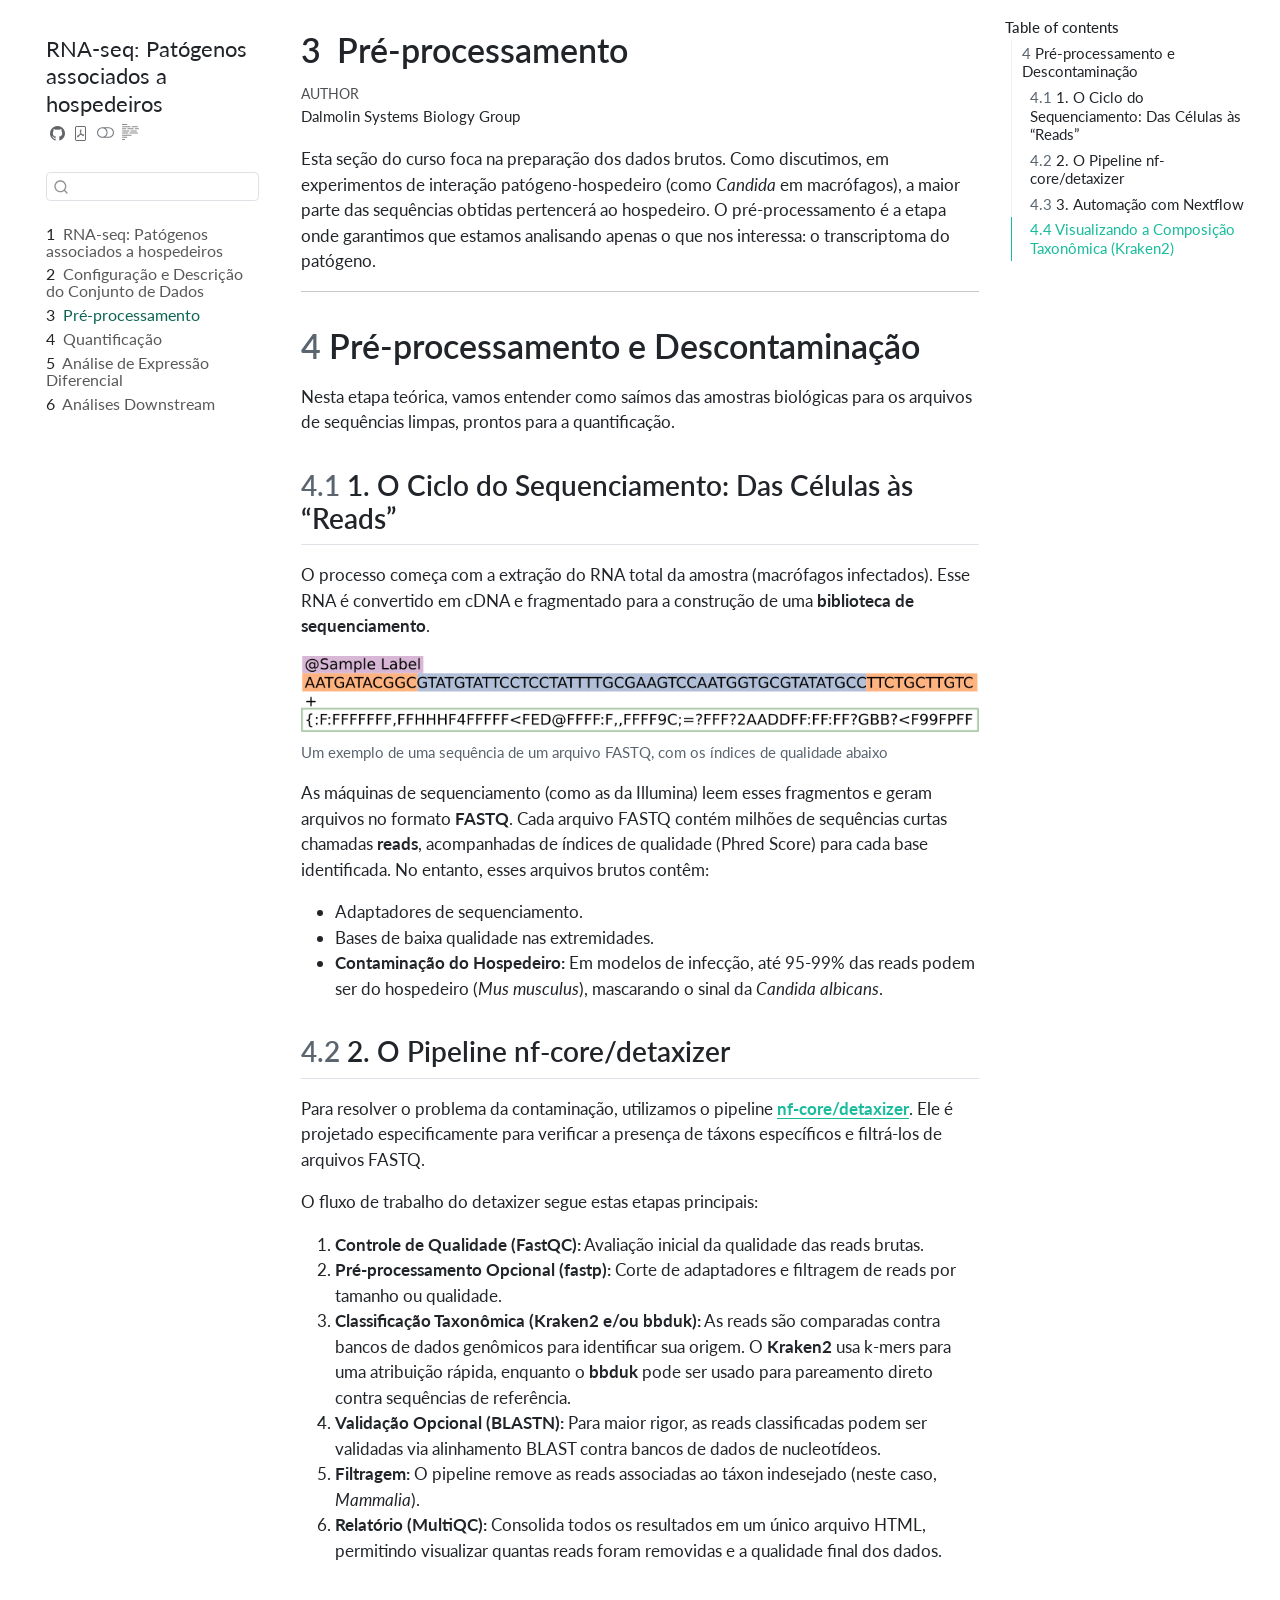
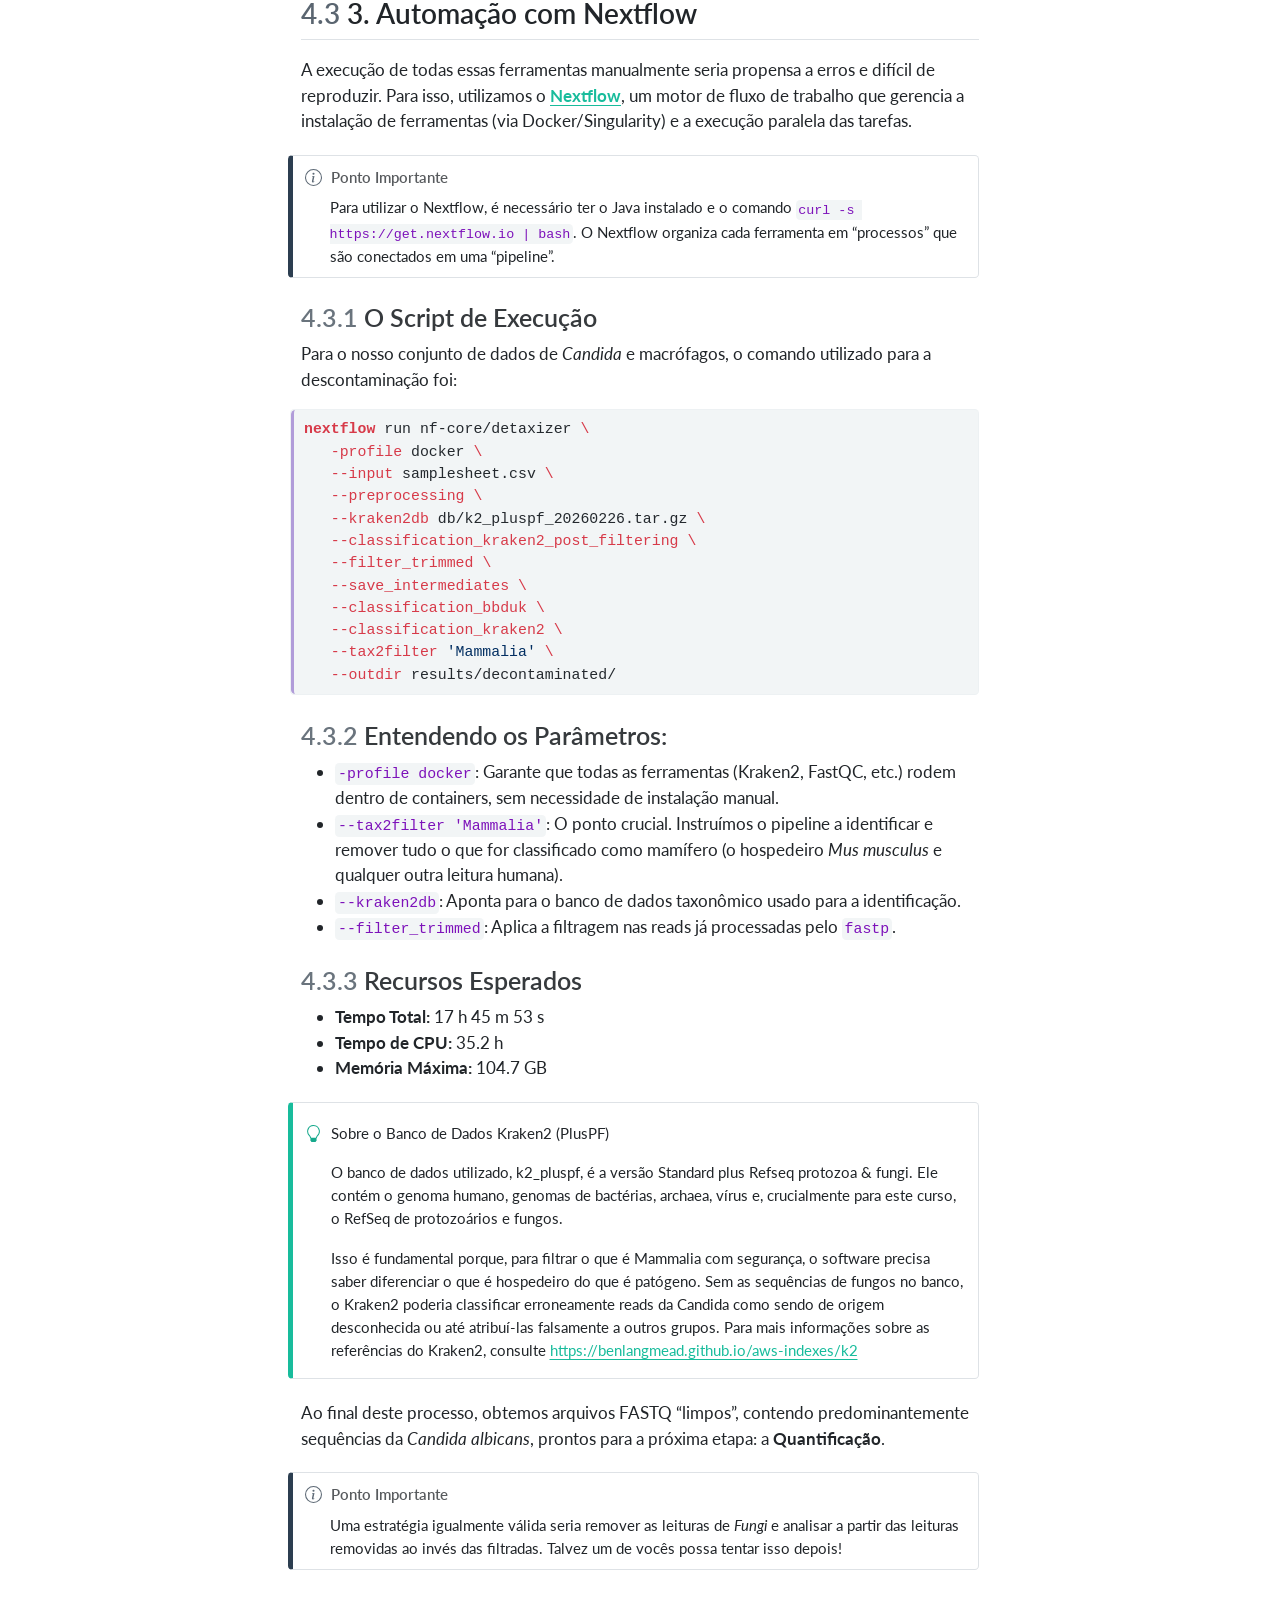
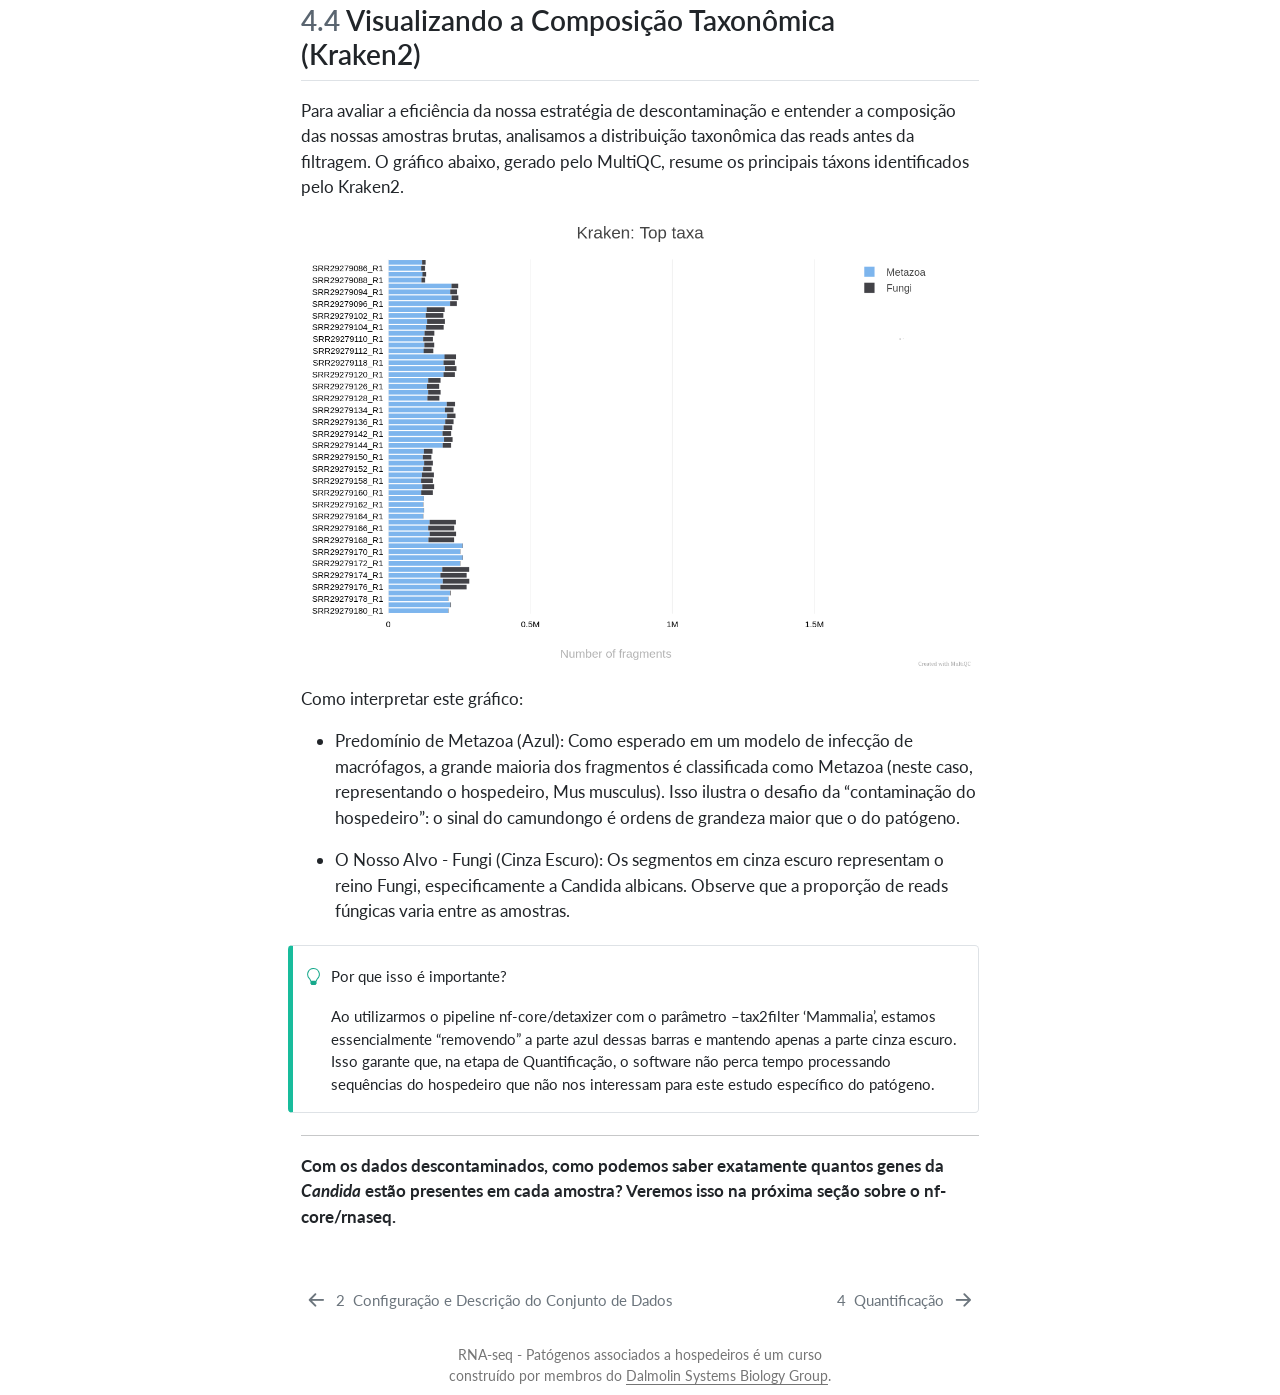
<file: docs/analysis/01_preprocessing.html>
<!DOCTYPE html>
<html xmlns="http://www.w3.org/1999/xhtml" lang="en" xml:lang="en"><head>

<meta charset="utf-8">
<meta name="generator" content="quarto-1.9.37">

<meta name="viewport" content="width=device-width, initial-scale=1.0, user-scalable=yes">

<meta name="author" content="Dalmolin Systems Biology Group">

<title>3&nbsp; Pré-processamento – RNA-seq: Patógenos associados a hospedeiros</title>
<style>
/* Default styles provided by pandoc.
** See https://pandoc.org/MANUAL.html#variables-for-html for config info.
*/
code{white-space: pre-wrap;}
span.smallcaps{font-variant: small-caps;}
div.columns{display: flex; gap: min(4vw, 1.5em);}
div.column{flex: auto; overflow-x: auto;}
div.hanging-indent{margin-left: 1.5em; text-indent: -1.5em;}
ul.task-list{list-style: none;}
ul.task-list li input[type="checkbox"] {
  width: 0.8em;
  margin: 0 0.8em 0.2em -1em; /* quarto-specific, see https://github.com/quarto-dev/quarto-cli/issues/4556 */ 
  vertical-align: middle;
}
/* CSS for syntax highlighting */
html { -webkit-text-size-adjust: 100%; }
pre > code.sourceCode { white-space: pre; position: relative; }
pre > code.sourceCode > span { display: inline-block; line-height: 1.25; }
pre > code.sourceCode > span:empty { height: 1.2em; }
.sourceCode { overflow: visible; }
code.sourceCode > span { color: inherit; text-decoration: inherit; }
div.sourceCode { margin: 1em 0; }
pre.sourceCode { margin: 0; }
@media screen {
div.sourceCode { overflow: auto; }
}
@media print {
pre > code.sourceCode { white-space: pre-wrap; }
pre > code.sourceCode > span { text-indent: -5em; padding-left: 5em; }
}
pre.numberSource code
  { counter-reset: source-line 0; }
pre.numberSource code > span
  { position: relative; left: -4em; counter-increment: source-line; }
pre.numberSource code > span > a:first-child::before
  { content: counter(source-line);
    position: relative; left: -1em; text-align: right; vertical-align: baseline;
    border: none; display: inline-block;
    -webkit-touch-callout: none; -webkit-user-select: none;
    -khtml-user-select: none; -moz-user-select: none;
    -ms-user-select: none; user-select: none;
    padding: 0 4px; width: 4em;
  }
pre.numberSource { margin-left: 3em;  padding-left: 4px; }
div.sourceCode
  {   }
@media screen {
pre > code.sourceCode > span > a:first-child::before { text-decoration: underline; }
}
</style>


<script src="../site_libs/quarto-nav/quarto-nav.js"></script>
<script src="../site_libs/quarto-nav/headroom.min.js"></script>
<script src="../site_libs/clipboard/clipboard.min.js"></script>
<script src="../site_libs/quarto-search/autocomplete.umd.js"></script>
<script src="../site_libs/quarto-search/fuse.min.js"></script>
<script src="../site_libs/quarto-search/quarto-search.js"></script>
<meta name="quarto:offset" content="../">
<link href="../analysis/02_quantification.html" rel="next">
<link href="../analysis/00_setup.html" rel="prev">
<link href="../content/images/dalmolin_icon.svg" rel="icon" type="image/svg+xml">
<script src="../site_libs/quarto-html/quarto.js" type="module"></script>
<script src="../site_libs/quarto-html/tabsets/tabsets.js" type="module"></script>
<script src="../site_libs/quarto-html/popper.min.js"></script>
<script src="../site_libs/quarto-html/tippy.umd.min.js"></script>
<script src="../site_libs/quarto-html/anchor.min.js"></script>
<link href="../site_libs/quarto-html/tippy.css" rel="stylesheet">
<link href="../site_libs/quarto-html/quarto-syntax-highlighting-acf12a64177840b8d86f2d4f01b2e9fb.css" rel="stylesheet" class="quarto-color-scheme" id="quarto-text-highlighting-styles">
<link href="../site_libs/quarto-html/quarto-syntax-highlighting-dark-23bbe8b5e4efc1e257f6d59dce478b08.css" rel="stylesheet" class="quarto-color-scheme quarto-color-alternate" id="quarto-text-highlighting-styles">
<link href="../site_libs/quarto-html/quarto-syntax-highlighting-acf12a64177840b8d86f2d4f01b2e9fb.css" rel="stylesheet" class="quarto-color-scheme-extra" id="quarto-text-highlighting-styles">
<script src="../site_libs/bootstrap/bootstrap.min.js"></script>
<link href="../site_libs/bootstrap/bootstrap-icons.css" rel="stylesheet">
<link href="../site_libs/bootstrap/bootstrap-49fd1f1441fd54ec71df2da41e3b08e6.min.css" rel="stylesheet" append-hash="true" class="quarto-color-scheme" id="quarto-bootstrap" data-mode="light">
<link href="../site_libs/bootstrap/bootstrap-dark-9082959d1594bdca9ab86728af60ead1.min.css" rel="stylesheet" append-hash="true" class="quarto-color-scheme quarto-color-alternate" id="quarto-bootstrap" data-mode="dark">
<link href="../site_libs/bootstrap/bootstrap-49fd1f1441fd54ec71df2da41e3b08e6.min.css" rel="stylesheet" append-hash="true" class="quarto-color-scheme-extra" id="quarto-bootstrap" data-mode="light">
<script id="quarto-search-options" type="application/json">{
  "location": "sidebar",
  "copy-button": false,
  "collapse-after": 3,
  "panel-placement": "start",
  "type": "textbox",
  "limit": 50,
  "keyboard-shortcut": [
    "f",
    "/",
    "s"
  ],
  "show-item-context": false,
  "language": {
    "search-no-results-text": "No results",
    "search-matching-documents-text": "matching documents",
    "search-copy-link-title": "Copy link to search",
    "search-hide-matches-text": "Hide additional matches",
    "search-more-match-text": "more match in this document",
    "search-more-matches-text": "more matches in this document",
    "search-clear-button-title": "Clear",
    "search-text-placeholder": "",
    "search-detached-cancel-button-title": "Cancel",
    "search-submit-button-title": "Submit",
    "search-label": "Search"
  }
}</script>


</head>

<body class="nav-sidebar floating quarto-light"><script id="quarto-html-before-body" type="application/javascript">
    const toggleBodyColorMode = (bsSheetEl) => {
      const mode = bsSheetEl.getAttribute("data-mode");
      const bodyEl = window.document.querySelector("body");
      if (mode === "dark") {
        bodyEl.classList.add("quarto-dark");
        bodyEl.classList.remove("quarto-light");
      } else {
        bodyEl.classList.add("quarto-light");
        bodyEl.classList.remove("quarto-dark");
      }
    }
    const toggleBodyColorPrimary = () => {
      const bsSheetEl = window.document.querySelector("link#quarto-bootstrap:not([rel=disabled-stylesheet])");
      if (bsSheetEl) {
        toggleBodyColorMode(bsSheetEl);
      }
    }
    const setColorSchemeToggle = (alternate) => {
      const toggles = window.document.querySelectorAll('.quarto-color-scheme-toggle');
      for (let i=0; i < toggles.length; i++) {
        const toggle = toggles[i];
        if (toggle) {
          if (alternate) {
            toggle.classList.add("alternate");
          } else {
            toggle.classList.remove("alternate");
          }
        }
      }
    };
    const toggleColorMode = (alternate) => {
      // Switch the stylesheets
      const primaryStylesheets = window.document.querySelectorAll('link.quarto-color-scheme:not(.quarto-color-alternate)');
      const alternateStylesheets = window.document.querySelectorAll('link.quarto-color-scheme.quarto-color-alternate');
      manageTransitions('#quarto-margin-sidebar .nav-link', false);
      if (alternate) {
        // note: dark is layered on light, we don't disable primary!
        enableStylesheet(alternateStylesheets);
        for (const sheetNode of alternateStylesheets) {
          if (sheetNode.id === "quarto-bootstrap") {
            toggleBodyColorMode(sheetNode);
          }
        }
      } else {
        disableStylesheet(alternateStylesheets);
        enableStylesheet(primaryStylesheets)
        toggleBodyColorPrimary();
      }
      manageTransitions('#quarto-margin-sidebar .nav-link', true);
      // Switch the toggles
      setColorSchemeToggle(alternate)
      // Hack to workaround the fact that safari doesn't
      // properly recolor the scrollbar when toggling (#1455)
      if (navigator.userAgent.indexOf('Safari') > 0 && navigator.userAgent.indexOf('Chrome') == -1) {
        manageTransitions("body", false);
        window.scrollTo(0, 1);
        setTimeout(() => {
          window.scrollTo(0, 0);
          manageTransitions("body", true);
        }, 40);
      }
    }
    const disableStylesheet = (stylesheets) => {
      for (let i=0; i < stylesheets.length; i++) {
        const stylesheet = stylesheets[i];
        stylesheet.rel = 'disabled-stylesheet';
      }
    }
    const enableStylesheet = (stylesheets) => {
      for (let i=0; i < stylesheets.length; i++) {
        const stylesheet = stylesheets[i];
        if(stylesheet.rel !== 'stylesheet') { // for Chrome, which will still FOUC without this check
          stylesheet.rel = 'stylesheet';
        }
      }
    }
    const manageTransitions = (selector, allowTransitions) => {
      const els = window.document.querySelectorAll(selector);
      for (let i=0; i < els.length; i++) {
        const el = els[i];
        if (allowTransitions) {
          el.classList.remove('notransition');
        } else {
          el.classList.add('notransition');
        }
      }
    }
    const isFileUrl = () => {
      return window.location.protocol === 'file:';
    }
    const hasAlternateSentinel = () => {
      let styleSentinel = getColorSchemeSentinel();
      if (styleSentinel !== null) {
        return styleSentinel === "alternate";
      } else {
        return false;
      }
    }
    const setStyleSentinel = (alternate) => {
      const value = alternate ? "alternate" : "default";
      if (!isFileUrl()) {
        window.localStorage.setItem("quarto-color-scheme", value);
      } else {
        localAlternateSentinel = value;
      }
    }
    const getColorSchemeSentinel = () => {
      if (!isFileUrl()) {
        const storageValue = window.localStorage.getItem("quarto-color-scheme");
        return storageValue != null ? storageValue : localAlternateSentinel;
      } else {
        return localAlternateSentinel;
      }
    }
    const toggleGiscusIfUsed = (isAlternate, darkModeDefault) => {
      const baseTheme = document.querySelector('#giscus-base-theme')?.value ?? 'light';
      const alternateTheme = document.querySelector('#giscus-alt-theme')?.value ?? 'dark';
      let newTheme = '';
      if(authorPrefersDark) {
        newTheme = isAlternate ? baseTheme : alternateTheme;
      } else {
        newTheme = isAlternate ? alternateTheme : baseTheme;
      }
      const changeGiscusTheme = () => {
        // From: https://github.com/giscus/giscus/issues/336
        const sendMessage = (message) => {
          const iframe = document.querySelector('iframe.giscus-frame');
          if (!iframe) return;
          iframe.contentWindow.postMessage({ giscus: message }, 'https://giscus.app');
        }
        sendMessage({
          setConfig: {
            theme: newTheme
          }
        });
      }
      const isGiscussLoaded = window.document.querySelector('iframe.giscus-frame') !== null;
      if (isGiscussLoaded) {
        changeGiscusTheme();
      }
    };
    const authorPrefersDark = false;
    const darkModeDefault = authorPrefersDark;
      document.querySelector('link#quarto-text-highlighting-styles.quarto-color-scheme-extra').rel = 'disabled-stylesheet';
      document.querySelector('link#quarto-bootstrap.quarto-color-scheme-extra').rel = 'disabled-stylesheet';
    let localAlternateSentinel = darkModeDefault ? 'alternate' : 'default';
    // Dark / light mode switch
    window.quartoToggleColorScheme = () => {
      // Read the current dark / light value
      let toAlternate = !hasAlternateSentinel();
      toggleColorMode(toAlternate);
      setStyleSentinel(toAlternate);
      toggleGiscusIfUsed(toAlternate, darkModeDefault);
      window.dispatchEvent(new Event('resize'));
    };
    // Switch to dark mode if need be
    if (hasAlternateSentinel()) {
      toggleColorMode(true);
    } else {
      toggleColorMode(false);
    }
  </script>

<div id="quarto-search-results"></div>
  <header id="quarto-header" class="headroom fixed-top">
  <nav class="quarto-secondary-nav">
    <div class="container-fluid d-flex">
      <button type="button" class="quarto-btn-toggle btn" data-bs-toggle="collapse" role="button" data-bs-target=".quarto-sidebar-collapse-item" aria-controls="quarto-sidebar" aria-expanded="false" aria-label="Toggle sidebar navigation" onclick="if (window.quartoToggleHeadroom) { window.quartoToggleHeadroom(); }">
        <i class="bi bi-layout-text-sidebar-reverse"></i>
      </button>
        <nav class="quarto-page-breadcrumbs" aria-label="breadcrumb"><ol class="breadcrumb"><li class="breadcrumb-item"><a href="../analysis/01_preprocessing.html"><span class="chapter-number">3</span>&nbsp; <span class="chapter-title">Pré-processamento</span></a></li></ol></nav>
        <a class="flex-grow-1" role="navigation" data-bs-toggle="collapse" data-bs-target=".quarto-sidebar-collapse-item" aria-controls="quarto-sidebar" aria-expanded="false" aria-label="Toggle sidebar navigation" onclick="if (window.quartoToggleHeadroom) { window.quartoToggleHeadroom(); }">      
        </a>
      <button type="button" class="btn quarto-search-button" aria-label="Search" onclick="window.quartoOpenSearch();">
        <i class="bi bi-search"></i>
      </button>
    </div>
  </nav>
</header>
<!-- content -->
<div id="quarto-content" class="quarto-container page-columns page-rows-contents page-layout-article">
<!-- sidebar -->
  <nav id="quarto-sidebar" class="sidebar collapse collapse-horizontal quarto-sidebar-collapse-item sidebar-navigation floating overflow-auto">
    <div class="pt-lg-2 mt-2 text-left sidebar-header">
    <div class="sidebar-title mb-0 py-0">
      <a href="../">RNA-seq: Patógenos associados a hospedeiros</a> 
        <div class="sidebar-tools-main tools-wide">
    <a href="https://github.com/dalmolingroup/rnaseq_pathogen" title="Source Code" class="quarto-navigation-tool px-1" aria-label="Source Code"><i class="bi bi-github"></i></a>
    <a href="../RNA-seq--Patógenos-associados-a-hospedeiros.pdf" title="Download PDF" class="quarto-navigation-tool px-1" aria-label="Download PDF"><i class="bi bi-file-pdf"></i></a>
  <a href="" class="quarto-color-scheme-toggle quarto-navigation-tool  px-1" onclick="window.quartoToggleColorScheme(); return false;" title="Toggle dark mode"><i class="bi"></i></a>
  <a href="" class="quarto-reader-toggle quarto-navigation-tool px-1" onclick="window.quartoToggleReader(); return false;" title="Toggle reader mode">
  <div class="quarto-reader-toggle-btn">
  <i class="bi"></i>
  </div>
</a>
</div>
    </div>
      </div>
        <div class="mt-2 flex-shrink-0 align-items-center">
        <div class="sidebar-search">
        <div id="quarto-search" class="" title="Search"></div>
        </div>
        </div>
    <div class="sidebar-menu-container"> 
    <ul class="list-unstyled mt-1">
        <li class="sidebar-item">
  <div class="sidebar-item-container"> 
  <a href="../index.html" class="sidebar-item-text sidebar-link">
 <span class="menu-text"><span class="chapter-number">1</span>&nbsp; <span class="chapter-title">RNA-seq: Patógenos associados a hospedeiros</span></span></a>
  </div>
</li>
        <li class="sidebar-item">
  <div class="sidebar-item-container"> 
  <a href="../analysis/00_setup.html" class="sidebar-item-text sidebar-link">
 <span class="menu-text"><span class="chapter-number">2</span>&nbsp; <span class="chapter-title">Configuração e Descrição do Conjunto de Dados</span></span></a>
  </div>
</li>
        <li class="sidebar-item">
  <div class="sidebar-item-container"> 
  <a href="../analysis/01_preprocessing.html" class="sidebar-item-text sidebar-link active">
 <span class="menu-text"><span class="chapter-number">3</span>&nbsp; <span class="chapter-title">Pré-processamento</span></span></a>
  </div>
</li>
        <li class="sidebar-item">
  <div class="sidebar-item-container"> 
  <a href="../analysis/02_quantification.html" class="sidebar-item-text sidebar-link">
 <span class="menu-text"><span class="chapter-number">4</span>&nbsp; <span class="chapter-title">Quantificação</span></span></a>
  </div>
</li>
        <li class="sidebar-item">
  <div class="sidebar-item-container"> 
  <a href="../analysis/03_differential_expression.html" class="sidebar-item-text sidebar-link">
 <span class="menu-text"><span class="chapter-number">5</span>&nbsp; <span class="chapter-title">Análise de Expressão Diferencial</span></span></a>
  </div>
</li>
        <li class="sidebar-item">
  <div class="sidebar-item-container"> 
  <a href="../analysis/04_downstream_analyses.html" class="sidebar-item-text sidebar-link">
 <span class="menu-text"><span class="chapter-number">6</span>&nbsp; <span class="chapter-title">Análises Downstream</span></span></a>
  </div>
</li>
    </ul>
    </div>
</nav>
<div id="quarto-sidebar-glass" class="quarto-sidebar-collapse-item" data-bs-toggle="collapse" data-bs-target=".quarto-sidebar-collapse-item"></div>
<!-- margin-sidebar -->
    <div id="quarto-margin-sidebar" class="sidebar margin-sidebar">
        <nav id="TOC" role="doc-toc" class="toc-active">
    <h2 id="toc-title">Table of contents</h2>
   
  <ul>
  <li><a href="#pré-processamento-e-descontaminação" id="toc-pré-processamento-e-descontaminação" class="nav-link active" data-scroll-target="#pré-processamento-e-descontaminação"><span class="header-section-number">4</span> Pré-processamento e Descontaminação</a>
  <ul class="collapse">
  <li><a href="#o-ciclo-do-sequenciamento-das-células-às-reads" id="toc-o-ciclo-do-sequenciamento-das-células-às-reads" class="nav-link" data-scroll-target="#o-ciclo-do-sequenciamento-das-células-às-reads"><span class="header-section-number">4.1</span> 1. O Ciclo do Sequenciamento: Das Células às “Reads”</a></li>
  <li><a href="#o-pipeline-nf-coredetaxizer" id="toc-o-pipeline-nf-coredetaxizer" class="nav-link" data-scroll-target="#o-pipeline-nf-coredetaxizer"><span class="header-section-number">4.2</span> 2. O Pipeline nf-core/detaxizer</a></li>
  <li><a href="#automação-com-nextflow" id="toc-automação-com-nextflow" class="nav-link" data-scroll-target="#automação-com-nextflow"><span class="header-section-number">4.3</span> 3. Automação com Nextflow</a>
  <ul class="collapse">
  <li><a href="#o-script-de-execução" id="toc-o-script-de-execução" class="nav-link" data-scroll-target="#o-script-de-execução"><span class="header-section-number">4.3.1</span> O Script de Execução</a></li>
  <li><a href="#entendendo-os-parâmetros" id="toc-entendendo-os-parâmetros" class="nav-link" data-scroll-target="#entendendo-os-parâmetros"><span class="header-section-number">4.3.2</span> Entendendo os Parâmetros:</a></li>
  <li><a href="#recursos-esperados" id="toc-recursos-esperados" class="nav-link" data-scroll-target="#recursos-esperados"><span class="header-section-number">4.3.3</span> Recursos Esperados</a></li>
  </ul></li>
  <li><a href="#visualizando-a-composição-taxonômica-kraken2" id="toc-visualizando-a-composição-taxonômica-kraken2" class="nav-link" data-scroll-target="#visualizando-a-composição-taxonômica-kraken2"><span class="header-section-number">4.4</span> Visualizando a Composição Taxonômica (Kraken2)</a></li>
  </ul></li>
  </ul>
</nav>
    </div>
<!-- main -->
<main class="content" id="quarto-document-content">


<header id="title-block-header" class="quarto-title-block default">
<div class="quarto-title">
<h1 class="title"><span class="chapter-number">3</span>&nbsp; <span class="chapter-title">Pré-processamento</span></h1>
</div>



<div class="quarto-title-meta">

    <div>
    <div class="quarto-title-meta-heading">Author</div>
    <div class="quarto-title-meta-contents">
             <p>Dalmolin Systems Biology Group </p>
          </div>
  </div>
    
  
    
  </div>
  


</header>


<p>Esta seção do curso foca na preparação dos dados brutos. Como discutimos, em experimentos de interação patógeno-hospedeiro (como <em>Candida</em> em macrófagos), a maior parte das sequências obtidas pertencerá ao hospedeiro. O pré-processamento é a etapa onde garantimos que estamos analisando apenas o que nos interessa: o transcriptoma do patógeno.</p>
<hr>
<section id="pré-processamento-e-descontaminação" class="level1" data-number="4">
<h1 data-number="4"><span class="header-section-number">4</span> Pré-processamento e Descontaminação</h1>
<p>Nesta etapa teórica, vamos entender como saímos das amostras biológicas para os arquivos de sequências limpas, prontos para a quantificação.</p>
<section id="o-ciclo-do-sequenciamento-das-células-às-reads" class="level2" data-number="4.1">
<h2 data-number="4.1" class="anchored" data-anchor-id="o-ciclo-do-sequenciamento-das-células-às-reads"><span class="header-section-number">4.1</span> 1. O Ciclo do Sequenciamento: Das Células às “Reads”</h2>
<p>O processo começa com a extração do RNA total da amostra (macrófagos infectados). Esse RNA é convertido em cDNA e fragmentado para a construção de uma <strong>biblioteca de sequenciamento</strong>.</p>
<div class="quarto-figure quarto-figure-center">
<figure class="figure">
<p><img src="../content/images/fastq_example.png" class="img-fluid figure-img"></p>
<figcaption>Um exemplo de uma sequência de um arquivo FASTQ, com os índices de qualidade abaixo</figcaption>
</figure>
</div>
<p>As máquinas de sequenciamento (como as da Illumina) leem esses fragmentos e geram arquivos no formato <strong>FASTQ</strong>. Cada arquivo FASTQ contém milhões de sequências curtas chamadas <strong>reads</strong>, acompanhadas de índices de qualidade (Phred Score) para cada base identificada. No entanto, esses arquivos brutos contêm:</p>
<ul>
<li>Adaptadores de sequenciamento.</li>
<li>Bases de baixa qualidade nas extremidades.</li>
<li><strong>Contaminação do Hospedeiro:</strong> Em modelos de infecção, até 95-99% das reads podem ser do hospedeiro (<em>Mus musculus</em>), mascarando o sinal da <em>Candida albicans</em>.</li>
</ul>
</section>
<section id="o-pipeline-nf-coredetaxizer" class="level2" data-number="4.2">
<h2 data-number="4.2" class="anchored" data-anchor-id="o-pipeline-nf-coredetaxizer"><span class="header-section-number">4.2</span> 2. O Pipeline nf-core/detaxizer</h2>
<p>Para resolver o problema da contaminação, utilizamos o pipeline <a href="https://nf-co.re/detaxizer/"><strong>nf-core/detaxizer</strong></a>. Ele é projetado especificamente para verificar a presença de táxons específicos e filtrá-los de arquivos FASTQ.</p>
<p>O fluxo de trabalho do detaxizer segue estas etapas principais:</p>
<ol type="1">
<li><strong>Controle de Qualidade (FastQC):</strong> Avaliação inicial da qualidade das reads brutas.</li>
<li><strong>Pré-processamento Opcional (fastp):</strong> Corte de adaptadores e filtragem de reads por tamanho ou qualidade.</li>
<li><strong>Classificação Taxonômica (Kraken2 e/ou bbduk):</strong> As reads são comparadas contra bancos de dados genômicos para identificar sua origem. O <strong>Kraken2</strong> usa k-mers para uma atribuição rápida, enquanto o <strong>bbduk</strong> pode ser usado para pareamento direto contra sequências de referência.</li>
<li><strong>Validação Opcional (BLASTN):</strong> Para maior rigor, as reads classificadas podem ser validadas via alinhamento BLAST contra bancos de dados de nucleotídeos.</li>
<li><strong>Filtragem:</strong> O pipeline remove as reads associadas ao táxon indesejado (neste caso, <em>Mammalia</em>).</li>
<li><strong>Relatório (MultiQC):</strong> Consolida todos os resultados em um único arquivo HTML, permitindo visualizar quantas reads foram removidas e a qualidade final dos dados.</li>
</ol>
</section>
<section id="automação-com-nextflow" class="level2" data-number="4.3">
<h2 data-number="4.3" class="anchored" data-anchor-id="automação-com-nextflow"><span class="header-section-number">4.3</span> 3. Automação com Nextflow</h2>
<p>A execução de todas essas ferramentas manualmente seria propensa a erros e difícil de reproduzir. Para isso, utilizamos o <a href="https://nextflow.io/"><strong>Nextflow</strong></a>, um motor de fluxo de trabalho que gerencia a instalação de ferramentas (via Docker/Singularity) e a execução paralela das tarefas.</p>
<div class="callout callout-style-simple callout-note callout-titled">
<div class="callout-header d-flex align-content-center">
<div class="callout-icon-container">
<i class="callout-icon"></i>
</div>
<div class="callout-title-container flex-fill">
<span class="screen-reader-only">Note</span>Ponto Importante
</div>
</div>
<div class="callout-body-container callout-body">
<p>Para utilizar o Nextflow, é necessário ter o Java instalado e o comando <code>curl -s https://get.nextflow.io | bash</code>. O Nextflow organiza cada ferramenta em “processos” que são conectados em uma “pipeline”.</p>
</div>
</div>
<section id="o-script-de-execução" class="level3" data-number="4.3.1">
<h3 data-number="4.3.1" class="anchored" data-anchor-id="o-script-de-execução"><span class="header-section-number">4.3.1</span> O Script de Execução</h3>
<p>Para o nosso conjunto de dados de <em>Candida</em> e macrófagos, o comando utilizado para a descontaminação foi:</p>
<div class="code-copy-outer-scaffold"><div class="sourceCode" id="cb1"><pre class="sourceCode bash code-with-copy"><code class="sourceCode bash"><span id="cb1-1"><a href="#cb1-1" aria-hidden="true" tabindex="-1"></a><span class="ex">nextflow</span> run nf-core/detaxizer <span class="dt">\</span></span>
<span id="cb1-2"><a href="#cb1-2" aria-hidden="true" tabindex="-1"></a>   <span class="at">-profile</span> docker <span class="dt">\</span></span>
<span id="cb1-3"><a href="#cb1-3" aria-hidden="true" tabindex="-1"></a>   <span class="at">--input</span> samplesheet.csv <span class="dt">\</span></span>
<span id="cb1-4"><a href="#cb1-4" aria-hidden="true" tabindex="-1"></a>   <span class="at">--preprocessing</span> <span class="dt">\</span></span>
<span id="cb1-5"><a href="#cb1-5" aria-hidden="true" tabindex="-1"></a>   <span class="at">--kraken2db</span> db/k2_pluspf_20260226.tar.gz <span class="dt">\</span></span>
<span id="cb1-6"><a href="#cb1-6" aria-hidden="true" tabindex="-1"></a>   <span class="at">--classification_kraken2_post_filtering</span> <span class="dt">\</span></span>
<span id="cb1-7"><a href="#cb1-7" aria-hidden="true" tabindex="-1"></a>   <span class="at">--filter_trimmed</span> <span class="dt">\</span></span>
<span id="cb1-8"><a href="#cb1-8" aria-hidden="true" tabindex="-1"></a>   <span class="at">--save_intermediates</span> <span class="dt">\</span></span>
<span id="cb1-9"><a href="#cb1-9" aria-hidden="true" tabindex="-1"></a>   <span class="at">--classification_bbduk</span> <span class="dt">\</span></span>
<span id="cb1-10"><a href="#cb1-10" aria-hidden="true" tabindex="-1"></a>   <span class="at">--classification_kraken2</span> <span class="dt">\</span></span>
<span id="cb1-11"><a href="#cb1-11" aria-hidden="true" tabindex="-1"></a>   <span class="at">--tax2filter</span> <span class="st">'Mammalia'</span> <span class="dt">\</span></span>
<span id="cb1-12"><a href="#cb1-12" aria-hidden="true" tabindex="-1"></a>   <span class="at">--outdir</span> results/decontaminated/</span></code></pre></div><button title="Copy to Clipboard" class="code-copy-button"><i class="bi"></i></button></div>
</section>
<section id="entendendo-os-parâmetros" class="level3" data-number="4.3.2">
<h3 data-number="4.3.2" class="anchored" data-anchor-id="entendendo-os-parâmetros"><span class="header-section-number">4.3.2</span> Entendendo os Parâmetros:</h3>
<ul>
<li><code>-profile docker</code>: Garante que todas as ferramentas (Kraken2, FastQC, etc.) rodem dentro de containers, sem necessidade de instalação manual.</li>
<li><code>--tax2filter 'Mammalia'</code>: O ponto crucial. Instruímos o pipeline a identificar e remover tudo o que for classificado como mamífero (o hospedeiro <em>Mus musculus</em> e qualquer outra leitura humana).</li>
<li><code>--kraken2db</code>: Aponta para o banco de dados taxonômico usado para a identificação.</li>
<li><code>--filter_trimmed</code>: Aplica a filtragem nas reads já processadas pelo <code>fastp</code>.</li>
</ul>
</section>
<section id="recursos-esperados" class="level3" data-number="4.3.3">
<h3 data-number="4.3.3" class="anchored" data-anchor-id="recursos-esperados"><span class="header-section-number">4.3.3</span> Recursos Esperados</h3>
<ul>
<li><strong>Tempo Total:</strong> 17 h 45 m 53 s</li>
<li><strong>Tempo de CPU:</strong> 35.2 h</li>
<li><strong>Memória Máxima:</strong> 104.7 GB</li>
</ul>
<div class="callout callout-style-simple callout-tip">
<div class="callout-body d-flex">
<div class="callout-icon-container">
<i class="callout-icon"></i>
</div>
<div class="callout-body-container">
<p>Sobre o Banco de Dados Kraken2 (PlusPF)</p>
<p>O banco de dados utilizado, k2_pluspf, é a versão Standard plus Refseq protozoa &amp; fungi. Ele contém o genoma humano, genomas de bactérias, archaea, vírus e, crucialmente para este curso, o RefSeq de protozoários e fungos.</p>
<p>Isso é fundamental porque, para filtrar o que é Mammalia com segurança, o software precisa saber diferenciar o que é hospedeiro do que é patógeno. Sem as sequências de fungos no banco, o Kraken2 poderia classificar erroneamente reads da Candida como sendo de origem desconhecida ou até atribuí-las falsamente a outros grupos. Para mais informações sobre as referências do Kraken2, consulte <a href="https://benlangmead.github.io/aws-indexes/k2" class="uri">https://benlangmead.github.io/aws-indexes/k2</a></p>
</div>
</div>
</div>
<p>Ao final deste processo, obtemos arquivos FASTQ “limpos”, contendo predominantemente sequências da <em>Candida albicans</em>, prontos para a próxima etapa: a <strong>Quantificação</strong>.</p>
<div class="callout callout-style-simple callout-note callout-titled">
<div class="callout-header d-flex align-content-center">
<div class="callout-icon-container">
<i class="callout-icon"></i>
</div>
<div class="callout-title-container flex-fill">
<span class="screen-reader-only">Note</span>Ponto Importante
</div>
</div>
<div class="callout-body-container callout-body">
<p>Uma estratégia igualmente válida seria remover as leituras de <em>Fungi</em> e analisar a partir das leituras removidas ao invés das filtradas. Talvez um de vocês possa tentar isso depois!</p>
</div>
</div>
</section>
</section>
<section id="visualizando-a-composição-taxonômica-kraken2" class="level2" data-number="4.4">
<h2 data-number="4.4" class="anchored" data-anchor-id="visualizando-a-composição-taxonômica-kraken2"><span class="header-section-number">4.4</span> Visualizando a Composição Taxonômica (Kraken2)</h2>
<p>Para avaliar a eficiência da nossa estratégia de descontaminação e entender a composição das nossas amostras brutas, analisamos a distribuição taxonômica das reads antes da filtragem. O gráfico abaixo, gerado pelo MultiQC, resume os principais táxons identificados pelo Kraken2.</p>
<p><img src="../content/images/kraken-top-n-plot.png" class="img-fluid"></p>
<p>Como interpretar este gráfico:</p>
<ul>
<li><p>Predomínio de Metazoa (Azul): Como esperado em um modelo de infecção de macrófagos, a grande maioria dos fragmentos é classificada como Metazoa (neste caso, representando o hospedeiro, Mus musculus). Isso ilustra o desafio da “contaminação do hospedeiro”: o sinal do camundongo é ordens de grandeza maior que o do patógeno.</p></li>
<li><p>O Nosso Alvo - Fungi (Cinza Escuro): Os segmentos em cinza escuro representam o reino Fungi, especificamente a Candida albicans. Observe que a proporção de reads fúngicas varia entre as amostras.</p></li>
</ul>
<div class="callout callout-style-simple callout-tip">
<div class="callout-body d-flex">
<div class="callout-icon-container">
<i class="callout-icon"></i>
</div>
<div class="callout-body-container">
<p>Por que isso é importante?</p>
<p>Ao utilizarmos o pipeline nf-core/detaxizer com o parâmetro –tax2filter ‘Mammalia’, estamos essencialmente “removendo” a parte azul dessas barras e mantendo apenas a parte cinza escuro. Isso garante que, na etapa de Quantificação, o software não perca tempo processando sequências do hospedeiro que não nos interessam para este estudo específico do patógeno.</p>
</div>
</div>
</div>
<hr>
<p><strong>Com os dados descontaminados, como podemos saber exatamente quantos genes da <em>Candida</em> estão presentes em cada amostra? Veremos isso na próxima seção sobre o nf-core/rnaseq.</strong></p>


</section>
</section>

</main> <!-- /main -->
<script id="quarto-html-after-body" type="application/javascript">
  window.document.addEventListener("DOMContentLoaded", function (event) {
    // Ensure there is a toggle, if there isn't float one in the top right
    if (window.document.querySelector('.quarto-color-scheme-toggle') === null) {
      const a = window.document.createElement('a');
      a.classList.add('top-right');
      a.classList.add('quarto-color-scheme-toggle');
      a.href = "";
      a.onclick = function() { try { window.quartoToggleColorScheme(); } catch {} return false; };
      const i = window.document.createElement("i");
      i.classList.add('bi');
      a.appendChild(i);
      window.document.body.appendChild(a);
    }
    setColorSchemeToggle(hasAlternateSentinel())
    const icon = "";
    const anchorJS = new window.AnchorJS();
    anchorJS.options = {
      placement: 'right',
      icon: icon
    };
    anchorJS.add('.anchored');
    const isCodeAnnotation = (el) => {
      for (const clz of el.classList) {
        if (clz.startsWith('code-annotation-')) {                     
          return true;
        }
      }
      return false;
    }
    const onCopySuccess = function(e) {
      // button target
      const button = e.trigger;
      // don't keep focus
      button.blur();
      // flash "checked"
      button.classList.add('code-copy-button-checked');
      var currentTitle = button.getAttribute("title");
      button.setAttribute("title", "Copied!");
      let tooltip;
      if (window.bootstrap) {
        button.setAttribute("data-bs-toggle", "tooltip");
        button.setAttribute("data-bs-placement", "left");
        button.setAttribute("data-bs-title", "Copied!");
        tooltip = new bootstrap.Tooltip(button, 
          { trigger: "manual", 
            customClass: "code-copy-button-tooltip",
            offset: [0, -8]});
        tooltip.show();    
      }
      setTimeout(function() {
        if (tooltip) {
          tooltip.hide();
          button.removeAttribute("data-bs-title");
          button.removeAttribute("data-bs-toggle");
          button.removeAttribute("data-bs-placement");
        }
        button.setAttribute("title", currentTitle);
        button.classList.remove('code-copy-button-checked');
      }, 1000);
      // clear code selection
      e.clearSelection();
    }
    const getTextToCopy = function(trigger) {
      const outerScaffold = trigger.parentElement.cloneNode(true);
      const codeEl = outerScaffold.querySelector('code');
      for (const childEl of codeEl.children) {
        if (isCodeAnnotation(childEl)) {
          childEl.remove();
        }
      }
      return codeEl.innerText;
    }
    const clipboard = new window.ClipboardJS('.code-copy-button:not([data-in-quarto-modal])', {
      text: getTextToCopy
    });
    clipboard.on('success', onCopySuccess);
    if (window.document.getElementById('quarto-embedded-source-code-modal')) {
      const clipboardModal = new window.ClipboardJS('.code-copy-button[data-in-quarto-modal]', {
        text: getTextToCopy,
        container: window.document.getElementById('quarto-embedded-source-code-modal')
      });
      clipboardModal.on('success', onCopySuccess);
    }
      var localhostRegex = new RegExp(/^(?:http|https):\/\/localhost\:?[0-9]*\//);
      var mailtoRegex = new RegExp(/^mailto:/);
        var filterRegex = new RegExp("https:\/\/dalmolingroup\.imd\.ufrn\.br\/rnaseq_pathogen\/");
      var isInternal = (href) => {
          return filterRegex.test(href) || localhostRegex.test(href) || mailtoRegex.test(href);
      }
      // Inspect non-navigation links and adorn them if external
     var links = window.document.querySelectorAll('a[href]:not(.nav-link):not(.navbar-brand):not(.toc-action):not(.sidebar-link):not(.sidebar-item-toggle):not(.pagination-link):not(.no-external):not([aria-hidden]):not(.dropdown-item):not(.quarto-navigation-tool):not(.about-link)');
      for (var i=0; i<links.length; i++) {
        const link = links[i];
        if (!isInternal(link.href)) {
          // undo the damage that might have been done by quarto-nav.js in the case of
          // links that we want to consider external
          if (link.dataset.originalHref !== undefined) {
            link.href = link.dataset.originalHref;
          }
        }
      }
    function tippyHover(el, contentFn, onTriggerFn, onUntriggerFn) {
      const config = {
        allowHTML: true,
        maxWidth: 500,
        delay: 100,
        arrow: false,
        appendTo: function(el) {
            return el.parentElement;
        },
        interactive: true,
        interactiveBorder: 10,
        theme: 'quarto',
        placement: 'bottom-start',
      };
      if (contentFn) {
        config.content = contentFn;
      }
      if (onTriggerFn) {
        config.onTrigger = onTriggerFn;
      }
      if (onUntriggerFn) {
        config.onUntrigger = onUntriggerFn;
      }
      window.tippy(el, config); 
    }
    const noterefs = window.document.querySelectorAll('a[role="doc-noteref"]');
    for (var i=0; i<noterefs.length; i++) {
      const ref = noterefs[i];
      tippyHover(ref, function() {
        // use id or data attribute instead here
        let href = ref.getAttribute('data-footnote-href') || ref.getAttribute('href');
        try { href = new URL(href).hash; } catch {}
        const id = href.replace(/^#\/?/, "");
        const note = window.document.getElementById(id);
        if (note) {
          return note.innerHTML;
        } else {
          return "";
        }
      });
    }
    const xrefs = window.document.querySelectorAll('a.quarto-xref');
    const processXRef = (id, note) => {
      // Strip column container classes
      const stripColumnClz = (el) => {
        el.classList.remove("page-full", "page-columns");
        if (el.children) {
          for (const child of el.children) {
            stripColumnClz(child);
          }
        }
      }
      stripColumnClz(note)
      if (id === null || id.startsWith('sec-')) {
        // Special case sections, only their first couple elements
        const container = document.createElement("div");
        if (note.children && note.children.length > 2) {
          container.appendChild(note.children[0].cloneNode(true));
          for (let i = 1; i < note.children.length; i++) {
            const child = note.children[i];
            if (child.tagName === "P" && child.innerText === "") {
              continue;
            } else {
              container.appendChild(child.cloneNode(true));
              break;
            }
          }
          if (window.Quarto?.typesetMath) {
            window.Quarto.typesetMath(container);
          }
          return container.innerHTML
        } else {
          if (window.Quarto?.typesetMath) {
            window.Quarto.typesetMath(note);
          }
          return note.innerHTML;
        }
      } else {
        // Remove any anchor links if they are present
        const anchorLink = note.querySelector('a.anchorjs-link');
        if (anchorLink) {
          anchorLink.remove();
        }
        if (window.Quarto?.typesetMath) {
          window.Quarto.typesetMath(note);
        }
        if (note.classList.contains("callout")) {
          return note.outerHTML;
        } else {
          return note.innerHTML;
        }
      }
    }
    for (var i=0; i<xrefs.length; i++) {
      const xref = xrefs[i];
      tippyHover(xref, undefined, function(instance) {
        instance.disable();
        let url = xref.getAttribute('href');
        let hash = undefined; 
        if (url.startsWith('#')) {
          hash = url;
        } else {
          try { hash = new URL(url).hash; } catch {}
        }
        if (hash) {
          const id = hash.replace(/^#\/?/, "");
          const note = window.document.getElementById(id);
          if (note !== null) {
            try {
              const html = processXRef(id, note.cloneNode(true));
              instance.setContent(html);
            } finally {
              instance.enable();
              instance.show();
            }
          } else {
            // See if we can fetch this
            fetch(url.split('#')[0])
            .then(res => res.text())
            .then(html => {
              const parser = new DOMParser();
              const htmlDoc = parser.parseFromString(html, "text/html");
              const note = htmlDoc.getElementById(id);
              if (note !== null) {
                const html = processXRef(id, note);
                instance.setContent(html);
              } 
            }).finally(() => {
              instance.enable();
              instance.show();
            });
          }
        } else {
          // See if we can fetch a full url (with no hash to target)
          // This is a special case and we should probably do some content thinning / targeting
          fetch(url)
          .then(res => res.text())
          .then(html => {
            const parser = new DOMParser();
            const htmlDoc = parser.parseFromString(html, "text/html");
            const note = htmlDoc.querySelector('main.content');
            if (note !== null) {
              // This should only happen for chapter cross references
              // (since there is no id in the URL)
              // remove the first header
              if (note.children.length > 0 && note.children[0].tagName === "HEADER") {
                note.children[0].remove();
              }
              const html = processXRef(null, note);
              instance.setContent(html);
            } 
          }).finally(() => {
            instance.enable();
            instance.show();
          });
        }
      }, function(instance) {
      });
    }
        let selectedAnnoteEl;
        const selectorForAnnotation = ( cell, annotation) => {
          let cellAttr = 'data-code-cell="' + cell + '"';
          let lineAttr = 'data-code-annotation="' +  annotation + '"';
          const selector = 'span[' + cellAttr + '][' + lineAttr + ']';
          return selector;
        }
        const selectCodeLines = (annoteEl) => {
          const doc = window.document;
          const targetCell = annoteEl.getAttribute("data-target-cell");
          const targetAnnotation = annoteEl.getAttribute("data-target-annotation");
          const annoteSpan = window.document.querySelector(selectorForAnnotation(targetCell, targetAnnotation));
          const lines = annoteSpan.getAttribute("data-code-lines").split(",");
          const lineIds = lines.map((line) => {
            return targetCell + "-" + line;
          })
          let top = null;
          let height = null;
          let parent = null;
          if (lineIds.length > 0) {
              //compute the position of the single el (top and bottom and make a div)
              const el = window.document.getElementById(lineIds[0]);
              top = el.offsetTop;
              height = el.offsetHeight;
              parent = el.parentElement.parentElement;
            if (lineIds.length > 1) {
              const lastEl = window.document.getElementById(lineIds[lineIds.length - 1]);
              const bottom = lastEl.offsetTop + lastEl.offsetHeight;
              height = bottom - top;
            }
            if (top !== null && height !== null && parent !== null) {
              // cook up a div (if necessary) and position it 
              let div = window.document.getElementById("code-annotation-line-highlight");
              if (div === null) {
                div = window.document.createElement("div");
                div.setAttribute("id", "code-annotation-line-highlight");
                div.style.position = 'absolute';
                parent.appendChild(div);
              }
              div.style.top = top - 2 + "px";
              div.style.height = height + 4 + "px";
              div.style.left = 0;
              let gutterDiv = window.document.getElementById("code-annotation-line-highlight-gutter");
              if (gutterDiv === null) {
                gutterDiv = window.document.createElement("div");
                gutterDiv.setAttribute("id", "code-annotation-line-highlight-gutter");
                gutterDiv.style.position = 'absolute';
                const codeCell = window.document.getElementById(targetCell);
                const gutter = codeCell.querySelector('.code-annotation-gutter');
                gutter.appendChild(gutterDiv);
              }
              gutterDiv.style.top = top - 2 + "px";
              gutterDiv.style.height = height + 4 + "px";
            }
            selectedAnnoteEl = annoteEl;
          }
        };
        const unselectCodeLines = () => {
          const elementsIds = ["code-annotation-line-highlight", "code-annotation-line-highlight-gutter"];
          elementsIds.forEach((elId) => {
            const div = window.document.getElementById(elId);
            if (div) {
              div.remove();
            }
          });
          selectedAnnoteEl = undefined;
        };
          // Handle positioning of the toggle
      window.addEventListener(
        "resize",
        throttle(() => {
          elRect = undefined;
          if (selectedAnnoteEl) {
            selectCodeLines(selectedAnnoteEl);
          }
        }, 10)
      );
      function throttle(fn, ms) {
      let throttle = false;
      let timer;
        return (...args) => {
          if(!throttle) { // first call gets through
              fn.apply(this, args);
              throttle = true;
          } else { // all the others get throttled
              if(timer) clearTimeout(timer); // cancel #2
              timer = setTimeout(() => {
                fn.apply(this, args);
                timer = throttle = false;
              }, ms);
          }
        };
      }
        // Attach click handler to the DT
        const annoteDls = window.document.querySelectorAll('dt[data-target-cell]');
        for (const annoteDlNode of annoteDls) {
          annoteDlNode.addEventListener('click', (event) => {
            const clickedEl = event.target;
            if (clickedEl !== selectedAnnoteEl) {
              unselectCodeLines();
              const activeEl = window.document.querySelector('dt[data-target-cell].code-annotation-active');
              if (activeEl) {
                activeEl.classList.remove('code-annotation-active');
              }
              selectCodeLines(clickedEl);
              clickedEl.classList.add('code-annotation-active');
            } else {
              // Unselect the line
              unselectCodeLines();
              clickedEl.classList.remove('code-annotation-active');
            }
          });
        }
    const findCites = (el) => {
      const parentEl = el.parentElement;
      if (parentEl) {
        const cites = parentEl.dataset.cites;
        if (cites) {
          return {
            el,
            cites: cites.split(' ')
          };
        } else {
          return findCites(el.parentElement)
        }
      } else {
        return undefined;
      }
    };
    var bibliorefs = window.document.querySelectorAll('a[role="doc-biblioref"]');
    for (var i=0; i<bibliorefs.length; i++) {
      const ref = bibliorefs[i];
      const citeInfo = findCites(ref);
      if (citeInfo) {
        tippyHover(citeInfo.el, function() {
          var popup = window.document.createElement('div');
          citeInfo.cites.forEach(function(cite) {
            var citeDiv = window.document.createElement('div');
            citeDiv.classList.add('hanging-indent');
            citeDiv.classList.add('csl-entry');
            var biblioDiv = window.document.getElementById('ref-' + cite);
            if (biblioDiv) {
              citeDiv.innerHTML = biblioDiv.innerHTML;
            }
            popup.appendChild(citeDiv);
          });
          return popup.innerHTML;
        });
      }
    }
  });
  </script>
<nav class="page-navigation">
  <div class="nav-page nav-page-previous">
      <a href="../analysis/00_setup.html" class="pagination-link" aria-label="Configuração e Descrição do Conjunto de Dados">
        <i class="bi bi-arrow-left-short"></i> <span class="nav-page-text"><span class="chapter-number">2</span>&nbsp; <span class="chapter-title">Configuração e Descrição do Conjunto de Dados</span></span>
      </a>          
  </div>
  <div class="nav-page nav-page-next">
      <a href="../analysis/02_quantification.html" class="pagination-link" aria-label="Quantificação">
        <span class="nav-page-text"><span class="chapter-number">4</span>&nbsp; <span class="chapter-title">Quantificação</span></span> <i class="bi bi-arrow-right-short"></i>
      </a>
  </div>
</nav>
</div> <!-- /content -->
<footer class="footer">
  <div class="nav-footer">
    <div class="nav-footer-left">
      &nbsp;
    </div>   
    <div class="nav-footer-center">
<p>RNA-seq - Patógenos associados a hospedeiros é um curso construído por membros do <a href="https://dalmolingroup.imd.ufrn.br/">Dalmolin Systems Biology Group</a>.</p>
</div>
    <div class="nav-footer-right">
      &nbsp;
    </div>
  </div>
</footer>




</body></html>
</file>
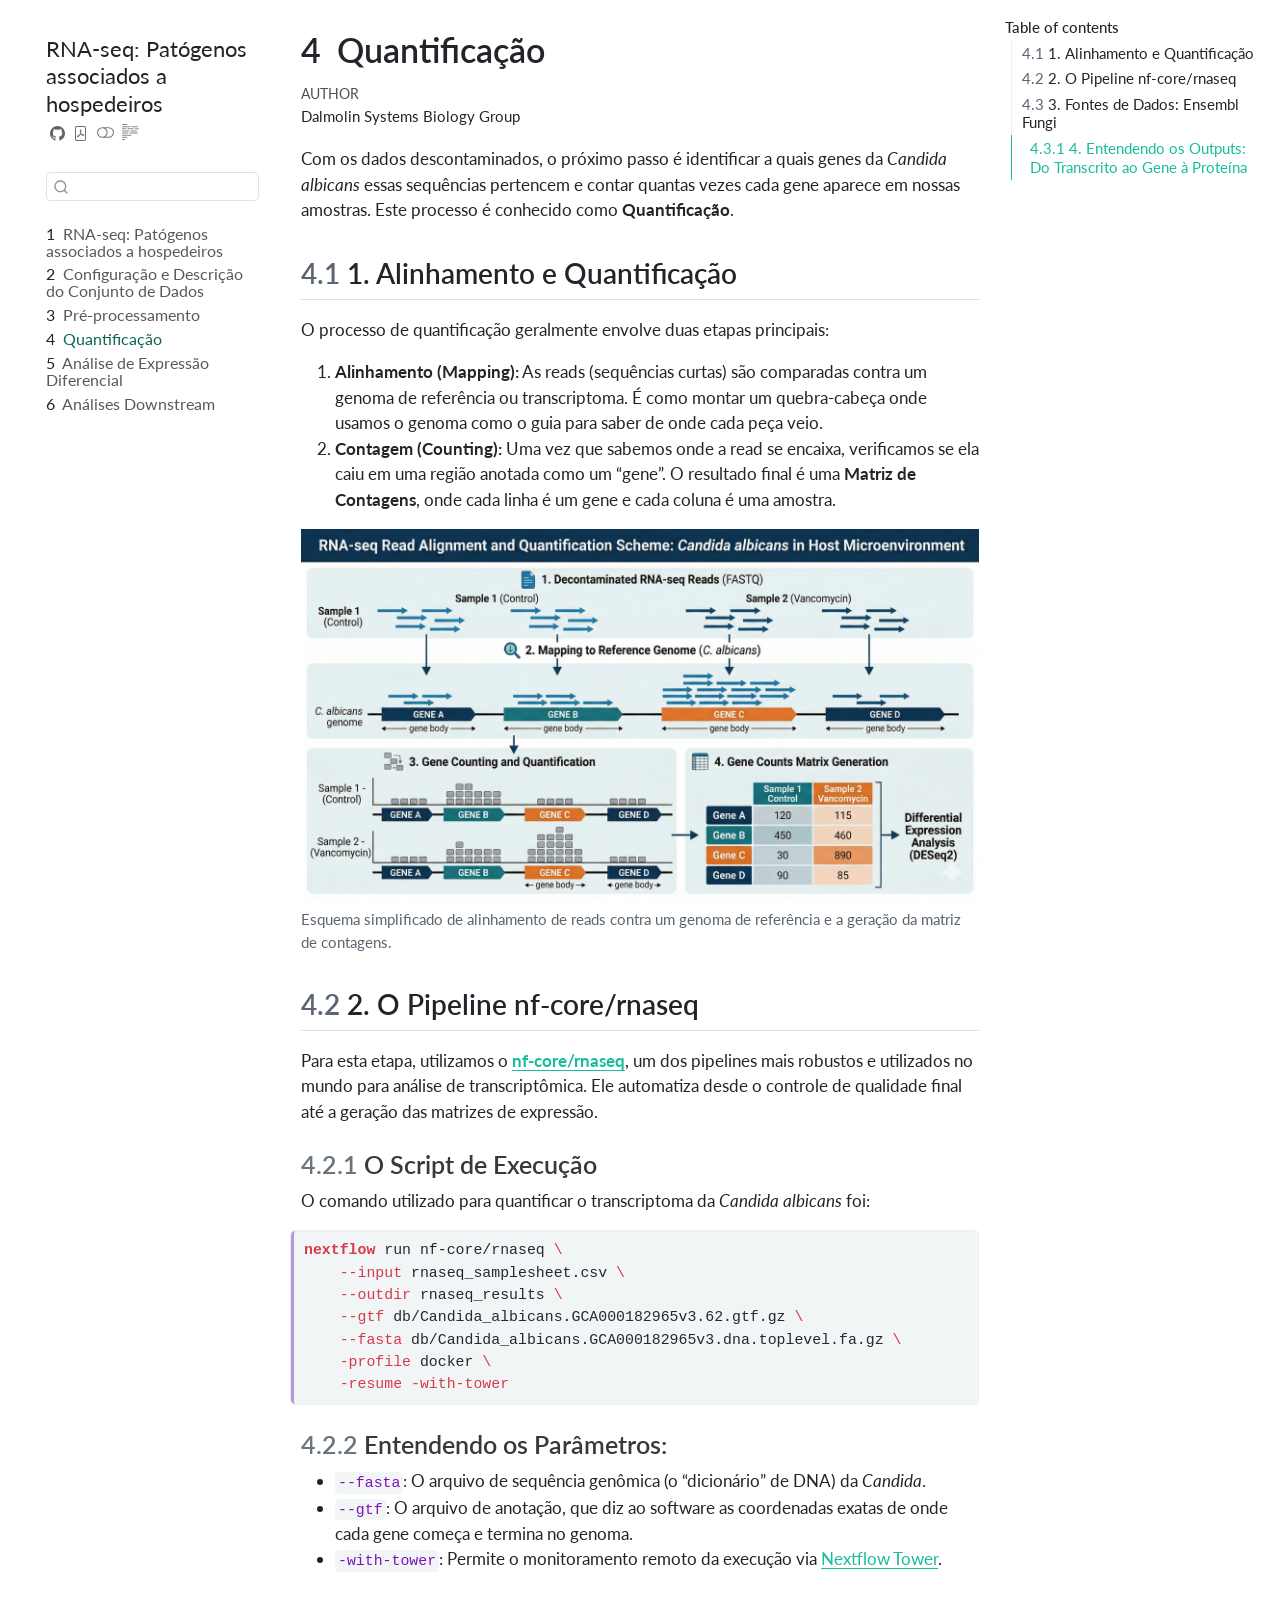
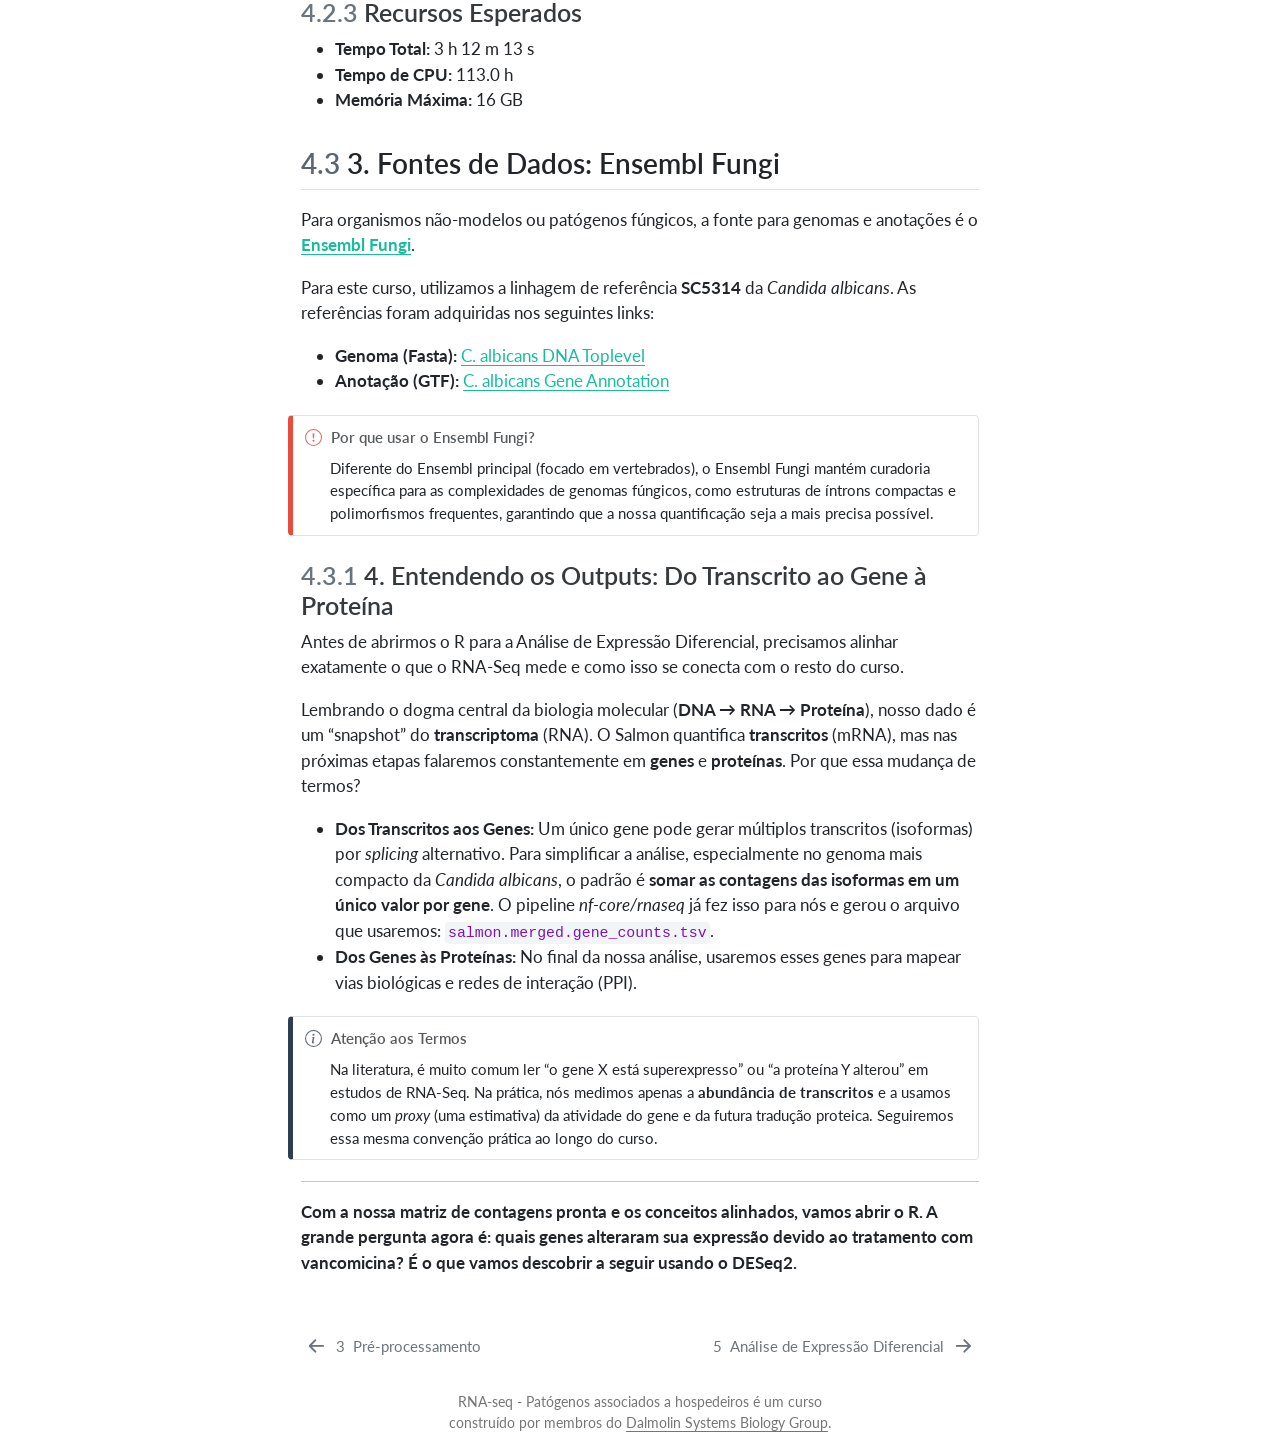
<file: docs/analysis/02_quantification.html>
<!DOCTYPE html>
<html xmlns="http://www.w3.org/1999/xhtml" lang="en" xml:lang="en"><head>

<meta charset="utf-8">
<meta name="generator" content="quarto-1.9.37">

<meta name="viewport" content="width=device-width, initial-scale=1.0, user-scalable=yes">

<meta name="author" content="Dalmolin Systems Biology Group">

<title>4&nbsp; Quantificação – RNA-seq: Patógenos associados a hospedeiros</title>
<style>
/* Default styles provided by pandoc.
** See https://pandoc.org/MANUAL.html#variables-for-html for config info.
*/
code{white-space: pre-wrap;}
span.smallcaps{font-variant: small-caps;}
div.columns{display: flex; gap: min(4vw, 1.5em);}
div.column{flex: auto; overflow-x: auto;}
div.hanging-indent{margin-left: 1.5em; text-indent: -1.5em;}
ul.task-list{list-style: none;}
ul.task-list li input[type="checkbox"] {
  width: 0.8em;
  margin: 0 0.8em 0.2em -1em; /* quarto-specific, see https://github.com/quarto-dev/quarto-cli/issues/4556 */ 
  vertical-align: middle;
}
/* CSS for syntax highlighting */
html { -webkit-text-size-adjust: 100%; }
pre > code.sourceCode { white-space: pre; position: relative; }
pre > code.sourceCode > span { display: inline-block; line-height: 1.25; }
pre > code.sourceCode > span:empty { height: 1.2em; }
.sourceCode { overflow: visible; }
code.sourceCode > span { color: inherit; text-decoration: inherit; }
div.sourceCode { margin: 1em 0; }
pre.sourceCode { margin: 0; }
@media screen {
div.sourceCode { overflow: auto; }
}
@media print {
pre > code.sourceCode { white-space: pre-wrap; }
pre > code.sourceCode > span { text-indent: -5em; padding-left: 5em; }
}
pre.numberSource code
  { counter-reset: source-line 0; }
pre.numberSource code > span
  { position: relative; left: -4em; counter-increment: source-line; }
pre.numberSource code > span > a:first-child::before
  { content: counter(source-line);
    position: relative; left: -1em; text-align: right; vertical-align: baseline;
    border: none; display: inline-block;
    -webkit-touch-callout: none; -webkit-user-select: none;
    -khtml-user-select: none; -moz-user-select: none;
    -ms-user-select: none; user-select: none;
    padding: 0 4px; width: 4em;
  }
pre.numberSource { margin-left: 3em;  padding-left: 4px; }
div.sourceCode
  {   }
@media screen {
pre > code.sourceCode > span > a:first-child::before { text-decoration: underline; }
}
</style>


<script src="../site_libs/quarto-nav/quarto-nav.js"></script>
<script src="../site_libs/quarto-nav/headroom.min.js"></script>
<script src="../site_libs/clipboard/clipboard.min.js"></script>
<script src="../site_libs/quarto-search/autocomplete.umd.js"></script>
<script src="../site_libs/quarto-search/fuse.min.js"></script>
<script src="../site_libs/quarto-search/quarto-search.js"></script>
<meta name="quarto:offset" content="../">
<link href="../analysis/03_differential_expression.html" rel="next">
<link href="../analysis/01_preprocessing.html" rel="prev">
<link href="../content/images/dalmolin_icon.svg" rel="icon" type="image/svg+xml">
<script src="../site_libs/quarto-html/quarto.js" type="module"></script>
<script src="../site_libs/quarto-html/tabsets/tabsets.js" type="module"></script>
<script src="../site_libs/quarto-html/popper.min.js"></script>
<script src="../site_libs/quarto-html/tippy.umd.min.js"></script>
<script src="../site_libs/quarto-html/anchor.min.js"></script>
<link href="../site_libs/quarto-html/tippy.css" rel="stylesheet">
<link href="../site_libs/quarto-html/quarto-syntax-highlighting-acf12a64177840b8d86f2d4f01b2e9fb.css" rel="stylesheet" class="quarto-color-scheme" id="quarto-text-highlighting-styles">
<link href="../site_libs/quarto-html/quarto-syntax-highlighting-dark-23bbe8b5e4efc1e257f6d59dce478b08.css" rel="stylesheet" class="quarto-color-scheme quarto-color-alternate" id="quarto-text-highlighting-styles">
<link href="../site_libs/quarto-html/quarto-syntax-highlighting-acf12a64177840b8d86f2d4f01b2e9fb.css" rel="stylesheet" class="quarto-color-scheme-extra" id="quarto-text-highlighting-styles">
<script src="../site_libs/bootstrap/bootstrap.min.js"></script>
<link href="../site_libs/bootstrap/bootstrap-icons.css" rel="stylesheet">
<link href="../site_libs/bootstrap/bootstrap-49fd1f1441fd54ec71df2da41e3b08e6.min.css" rel="stylesheet" append-hash="true" class="quarto-color-scheme" id="quarto-bootstrap" data-mode="light">
<link href="../site_libs/bootstrap/bootstrap-dark-9082959d1594bdca9ab86728af60ead1.min.css" rel="stylesheet" append-hash="true" class="quarto-color-scheme quarto-color-alternate" id="quarto-bootstrap" data-mode="dark">
<link href="../site_libs/bootstrap/bootstrap-49fd1f1441fd54ec71df2da41e3b08e6.min.css" rel="stylesheet" append-hash="true" class="quarto-color-scheme-extra" id="quarto-bootstrap" data-mode="light">
<script id="quarto-search-options" type="application/json">{
  "location": "sidebar",
  "copy-button": false,
  "collapse-after": 3,
  "panel-placement": "start",
  "type": "textbox",
  "limit": 50,
  "keyboard-shortcut": [
    "f",
    "/",
    "s"
  ],
  "show-item-context": false,
  "language": {
    "search-no-results-text": "No results",
    "search-matching-documents-text": "matching documents",
    "search-copy-link-title": "Copy link to search",
    "search-hide-matches-text": "Hide additional matches",
    "search-more-match-text": "more match in this document",
    "search-more-matches-text": "more matches in this document",
    "search-clear-button-title": "Clear",
    "search-text-placeholder": "",
    "search-detached-cancel-button-title": "Cancel",
    "search-submit-button-title": "Submit",
    "search-label": "Search"
  }
}</script>


</head>

<body class="nav-sidebar floating quarto-light"><script id="quarto-html-before-body" type="application/javascript">
    const toggleBodyColorMode = (bsSheetEl) => {
      const mode = bsSheetEl.getAttribute("data-mode");
      const bodyEl = window.document.querySelector("body");
      if (mode === "dark") {
        bodyEl.classList.add("quarto-dark");
        bodyEl.classList.remove("quarto-light");
      } else {
        bodyEl.classList.add("quarto-light");
        bodyEl.classList.remove("quarto-dark");
      }
    }
    const toggleBodyColorPrimary = () => {
      const bsSheetEl = window.document.querySelector("link#quarto-bootstrap:not([rel=disabled-stylesheet])");
      if (bsSheetEl) {
        toggleBodyColorMode(bsSheetEl);
      }
    }
    const setColorSchemeToggle = (alternate) => {
      const toggles = window.document.querySelectorAll('.quarto-color-scheme-toggle');
      for (let i=0; i < toggles.length; i++) {
        const toggle = toggles[i];
        if (toggle) {
          if (alternate) {
            toggle.classList.add("alternate");
          } else {
            toggle.classList.remove("alternate");
          }
        }
      }
    };
    const toggleColorMode = (alternate) => {
      // Switch the stylesheets
      const primaryStylesheets = window.document.querySelectorAll('link.quarto-color-scheme:not(.quarto-color-alternate)');
      const alternateStylesheets = window.document.querySelectorAll('link.quarto-color-scheme.quarto-color-alternate');
      manageTransitions('#quarto-margin-sidebar .nav-link', false);
      if (alternate) {
        // note: dark is layered on light, we don't disable primary!
        enableStylesheet(alternateStylesheets);
        for (const sheetNode of alternateStylesheets) {
          if (sheetNode.id === "quarto-bootstrap") {
            toggleBodyColorMode(sheetNode);
          }
        }
      } else {
        disableStylesheet(alternateStylesheets);
        enableStylesheet(primaryStylesheets)
        toggleBodyColorPrimary();
      }
      manageTransitions('#quarto-margin-sidebar .nav-link', true);
      // Switch the toggles
      setColorSchemeToggle(alternate)
      // Hack to workaround the fact that safari doesn't
      // properly recolor the scrollbar when toggling (#1455)
      if (navigator.userAgent.indexOf('Safari') > 0 && navigator.userAgent.indexOf('Chrome') == -1) {
        manageTransitions("body", false);
        window.scrollTo(0, 1);
        setTimeout(() => {
          window.scrollTo(0, 0);
          manageTransitions("body", true);
        }, 40);
      }
    }
    const disableStylesheet = (stylesheets) => {
      for (let i=0; i < stylesheets.length; i++) {
        const stylesheet = stylesheets[i];
        stylesheet.rel = 'disabled-stylesheet';
      }
    }
    const enableStylesheet = (stylesheets) => {
      for (let i=0; i < stylesheets.length; i++) {
        const stylesheet = stylesheets[i];
        if(stylesheet.rel !== 'stylesheet') { // for Chrome, which will still FOUC without this check
          stylesheet.rel = 'stylesheet';
        }
      }
    }
    const manageTransitions = (selector, allowTransitions) => {
      const els = window.document.querySelectorAll(selector);
      for (let i=0; i < els.length; i++) {
        const el = els[i];
        if (allowTransitions) {
          el.classList.remove('notransition');
        } else {
          el.classList.add('notransition');
        }
      }
    }
    const isFileUrl = () => {
      return window.location.protocol === 'file:';
    }
    const hasAlternateSentinel = () => {
      let styleSentinel = getColorSchemeSentinel();
      if (styleSentinel !== null) {
        return styleSentinel === "alternate";
      } else {
        return false;
      }
    }
    const setStyleSentinel = (alternate) => {
      const value = alternate ? "alternate" : "default";
      if (!isFileUrl()) {
        window.localStorage.setItem("quarto-color-scheme", value);
      } else {
        localAlternateSentinel = value;
      }
    }
    const getColorSchemeSentinel = () => {
      if (!isFileUrl()) {
        const storageValue = window.localStorage.getItem("quarto-color-scheme");
        return storageValue != null ? storageValue : localAlternateSentinel;
      } else {
        return localAlternateSentinel;
      }
    }
    const toggleGiscusIfUsed = (isAlternate, darkModeDefault) => {
      const baseTheme = document.querySelector('#giscus-base-theme')?.value ?? 'light';
      const alternateTheme = document.querySelector('#giscus-alt-theme')?.value ?? 'dark';
      let newTheme = '';
      if(authorPrefersDark) {
        newTheme = isAlternate ? baseTheme : alternateTheme;
      } else {
        newTheme = isAlternate ? alternateTheme : baseTheme;
      }
      const changeGiscusTheme = () => {
        // From: https://github.com/giscus/giscus/issues/336
        const sendMessage = (message) => {
          const iframe = document.querySelector('iframe.giscus-frame');
          if (!iframe) return;
          iframe.contentWindow.postMessage({ giscus: message }, 'https://giscus.app');
        }
        sendMessage({
          setConfig: {
            theme: newTheme
          }
        });
      }
      const isGiscussLoaded = window.document.querySelector('iframe.giscus-frame') !== null;
      if (isGiscussLoaded) {
        changeGiscusTheme();
      }
    };
    const authorPrefersDark = false;
    const darkModeDefault = authorPrefersDark;
      document.querySelector('link#quarto-text-highlighting-styles.quarto-color-scheme-extra').rel = 'disabled-stylesheet';
      document.querySelector('link#quarto-bootstrap.quarto-color-scheme-extra').rel = 'disabled-stylesheet';
    let localAlternateSentinel = darkModeDefault ? 'alternate' : 'default';
    // Dark / light mode switch
    window.quartoToggleColorScheme = () => {
      // Read the current dark / light value
      let toAlternate = !hasAlternateSentinel();
      toggleColorMode(toAlternate);
      setStyleSentinel(toAlternate);
      toggleGiscusIfUsed(toAlternate, darkModeDefault);
      window.dispatchEvent(new Event('resize'));
    };
    // Switch to dark mode if need be
    if (hasAlternateSentinel()) {
      toggleColorMode(true);
    } else {
      toggleColorMode(false);
    }
  </script>

<div id="quarto-search-results"></div>
  <header id="quarto-header" class="headroom fixed-top">
  <nav class="quarto-secondary-nav">
    <div class="container-fluid d-flex">
      <button type="button" class="quarto-btn-toggle btn" data-bs-toggle="collapse" role="button" data-bs-target=".quarto-sidebar-collapse-item" aria-controls="quarto-sidebar" aria-expanded="false" aria-label="Toggle sidebar navigation" onclick="if (window.quartoToggleHeadroom) { window.quartoToggleHeadroom(); }">
        <i class="bi bi-layout-text-sidebar-reverse"></i>
      </button>
        <nav class="quarto-page-breadcrumbs" aria-label="breadcrumb"><ol class="breadcrumb"><li class="breadcrumb-item"><a href="../analysis/02_quantification.html"><span class="chapter-number">4</span>&nbsp; <span class="chapter-title">Quantificação</span></a></li></ol></nav>
        <a class="flex-grow-1" role="navigation" data-bs-toggle="collapse" data-bs-target=".quarto-sidebar-collapse-item" aria-controls="quarto-sidebar" aria-expanded="false" aria-label="Toggle sidebar navigation" onclick="if (window.quartoToggleHeadroom) { window.quartoToggleHeadroom(); }">      
        </a>
      <button type="button" class="btn quarto-search-button" aria-label="Search" onclick="window.quartoOpenSearch();">
        <i class="bi bi-search"></i>
      </button>
    </div>
  </nav>
</header>
<!-- content -->
<div id="quarto-content" class="quarto-container page-columns page-rows-contents page-layout-article">
<!-- sidebar -->
  <nav id="quarto-sidebar" class="sidebar collapse collapse-horizontal quarto-sidebar-collapse-item sidebar-navigation floating overflow-auto">
    <div class="pt-lg-2 mt-2 text-left sidebar-header">
    <div class="sidebar-title mb-0 py-0">
      <a href="../">RNA-seq: Patógenos associados a hospedeiros</a> 
        <div class="sidebar-tools-main tools-wide">
    <a href="https://github.com/dalmolingroup/rnaseq_pathogen" title="Source Code" class="quarto-navigation-tool px-1" aria-label="Source Code"><i class="bi bi-github"></i></a>
    <a href="../RNA-seq--Patógenos-associados-a-hospedeiros.pdf" title="Download PDF" class="quarto-navigation-tool px-1" aria-label="Download PDF"><i class="bi bi-file-pdf"></i></a>
  <a href="" class="quarto-color-scheme-toggle quarto-navigation-tool  px-1" onclick="window.quartoToggleColorScheme(); return false;" title="Toggle dark mode"><i class="bi"></i></a>
  <a href="" class="quarto-reader-toggle quarto-navigation-tool px-1" onclick="window.quartoToggleReader(); return false;" title="Toggle reader mode">
  <div class="quarto-reader-toggle-btn">
  <i class="bi"></i>
  </div>
</a>
</div>
    </div>
      </div>
        <div class="mt-2 flex-shrink-0 align-items-center">
        <div class="sidebar-search">
        <div id="quarto-search" class="" title="Search"></div>
        </div>
        </div>
    <div class="sidebar-menu-container"> 
    <ul class="list-unstyled mt-1">
        <li class="sidebar-item">
  <div class="sidebar-item-container"> 
  <a href="../index.html" class="sidebar-item-text sidebar-link">
 <span class="menu-text"><span class="chapter-number">1</span>&nbsp; <span class="chapter-title">RNA-seq: Patógenos associados a hospedeiros</span></span></a>
  </div>
</li>
        <li class="sidebar-item">
  <div class="sidebar-item-container"> 
  <a href="../analysis/00_setup.html" class="sidebar-item-text sidebar-link">
 <span class="menu-text"><span class="chapter-number">2</span>&nbsp; <span class="chapter-title">Configuração e Descrição do Conjunto de Dados</span></span></a>
  </div>
</li>
        <li class="sidebar-item">
  <div class="sidebar-item-container"> 
  <a href="../analysis/01_preprocessing.html" class="sidebar-item-text sidebar-link">
 <span class="menu-text"><span class="chapter-number">3</span>&nbsp; <span class="chapter-title">Pré-processamento</span></span></a>
  </div>
</li>
        <li class="sidebar-item">
  <div class="sidebar-item-container"> 
  <a href="../analysis/02_quantification.html" class="sidebar-item-text sidebar-link active">
 <span class="menu-text"><span class="chapter-number">4</span>&nbsp; <span class="chapter-title">Quantificação</span></span></a>
  </div>
</li>
        <li class="sidebar-item">
  <div class="sidebar-item-container"> 
  <a href="../analysis/03_differential_expression.html" class="sidebar-item-text sidebar-link">
 <span class="menu-text"><span class="chapter-number">5</span>&nbsp; <span class="chapter-title">Análise de Expressão Diferencial</span></span></a>
  </div>
</li>
        <li class="sidebar-item">
  <div class="sidebar-item-container"> 
  <a href="../analysis/04_downstream_analyses.html" class="sidebar-item-text sidebar-link">
 <span class="menu-text"><span class="chapter-number">6</span>&nbsp; <span class="chapter-title">Análises Downstream</span></span></a>
  </div>
</li>
    </ul>
    </div>
</nav>
<div id="quarto-sidebar-glass" class="quarto-sidebar-collapse-item" data-bs-toggle="collapse" data-bs-target=".quarto-sidebar-collapse-item"></div>
<!-- margin-sidebar -->
    <div id="quarto-margin-sidebar" class="sidebar margin-sidebar">
        <nav id="TOC" role="doc-toc" class="toc-active">
    <h2 id="toc-title">Table of contents</h2>
   
  <ul>
  <li><a href="#alinhamento-e-quantificação" id="toc-alinhamento-e-quantificação" class="nav-link active" data-scroll-target="#alinhamento-e-quantificação"><span class="header-section-number">4.1</span> 1. Alinhamento e Quantificação</a></li>
  <li><a href="#o-pipeline-nf-corernaseq" id="toc-o-pipeline-nf-corernaseq" class="nav-link" data-scroll-target="#o-pipeline-nf-corernaseq"><span class="header-section-number">4.2</span> 2. O Pipeline nf-core/rnaseq</a>
  <ul class="collapse">
  <li><a href="#o-script-de-execução" id="toc-o-script-de-execução" class="nav-link" data-scroll-target="#o-script-de-execução"><span class="header-section-number">4.2.1</span> O Script de Execução</a></li>
  <li><a href="#entendendo-os-parâmetros" id="toc-entendendo-os-parâmetros" class="nav-link" data-scroll-target="#entendendo-os-parâmetros"><span class="header-section-number">4.2.2</span> Entendendo os Parâmetros:</a></li>
  <li><a href="#recursos-esperados" id="toc-recursos-esperados" class="nav-link" data-scroll-target="#recursos-esperados"><span class="header-section-number">4.2.3</span> Recursos Esperados</a></li>
  </ul></li>
  <li><a href="#fontes-de-dados-ensembl-fungi" id="toc-fontes-de-dados-ensembl-fungi" class="nav-link" data-scroll-target="#fontes-de-dados-ensembl-fungi"><span class="header-section-number">4.3</span> 3. Fontes de Dados: Ensembl Fungi</a>
  <ul class="collapse">
  <li><a href="#entendendo-os-outputs-do-transcrito-ao-gene-à-proteína" id="toc-entendendo-os-outputs-do-transcrito-ao-gene-à-proteína" class="nav-link" data-scroll-target="#entendendo-os-outputs-do-transcrito-ao-gene-à-proteína"><span class="header-section-number">4.3.1</span> 4. Entendendo os Outputs: Do Transcrito ao Gene à Proteína</a></li>
  </ul></li>
  </ul>
</nav>
    </div>
<!-- main -->
<main class="content" id="quarto-document-content">


<header id="title-block-header" class="quarto-title-block default">
<div class="quarto-title">
<h1 class="title"><span class="chapter-number">4</span>&nbsp; <span class="chapter-title">Quantificação</span></h1>
</div>



<div class="quarto-title-meta">

    <div>
    <div class="quarto-title-meta-heading">Author</div>
    <div class="quarto-title-meta-contents">
             <p>Dalmolin Systems Biology Group </p>
          </div>
  </div>
    
  
    
  </div>
  


</header>


<p>Com os dados descontaminados, o próximo passo é identificar a quais genes da <em>Candida albicans</em> essas sequências pertencem e contar quantas vezes cada gene aparece em nossas amostras. Este processo é conhecido como <strong>Quantificação</strong>.</p>
<section id="alinhamento-e-quantificação" class="level2" data-number="4.1">
<h2 data-number="4.1" class="anchored" data-anchor-id="alinhamento-e-quantificação"><span class="header-section-number">4.1</span> 1. Alinhamento e Quantificação</h2>
<p>O processo de quantificação geralmente envolve duas etapas principais:</p>
<ol type="1">
<li><strong>Alinhamento (Mapping):</strong> As reads (sequências curtas) são comparadas contra um genoma de referência ou transcriptoma. É como montar um quebra-cabeça onde usamos o genoma como o guia para saber de onde cada peça veio.</li>
<li><strong>Contagem (Counting):</strong> Uma vez que sabemos onde a read se encaixa, verificamos se ela caiu em uma região anotada como um “gene”. O resultado final é uma <strong>Matriz de Contagens</strong>, onde cada linha é um gene e cada coluna é uma amostra.</li>
</ol>
<div class="quarto-figure quarto-figure-center">
<figure class="figure">
<p><img src="../content/images/rnaseq_alignment_scheme.png" class="img-fluid figure-img"></p>
<figcaption>Esquema simplificado de alinhamento de reads contra um genoma de referência e a geração da matriz de contagens.</figcaption>
</figure>
</div>
</section>
<section id="o-pipeline-nf-corernaseq" class="level2" data-number="4.2">
<h2 data-number="4.2" class="anchored" data-anchor-id="o-pipeline-nf-corernaseq"><span class="header-section-number">4.2</span> 2. O Pipeline nf-core/rnaseq</h2>
<p>Para esta etapa, utilizamos o <a href="https://nf-co.re/rnaseq"><strong>nf-core/rnaseq</strong></a>, um dos pipelines mais robustos e utilizados no mundo para análise de transcriptômica. Ele automatiza desde o controle de qualidade final até a geração das matrizes de expressão.</p>
<section id="o-script-de-execução" class="level3" data-number="4.2.1">
<h3 data-number="4.2.1" class="anchored" data-anchor-id="o-script-de-execução"><span class="header-section-number">4.2.1</span> O Script de Execução</h3>
<p>O comando utilizado para quantificar o transcriptoma da <em>Candida albicans</em> foi:</p>
<div class="code-copy-outer-scaffold"><div class="sourceCode" id="cb1"><pre class="sourceCode bash code-with-copy"><code class="sourceCode bash"><span id="cb1-1"><a href="#cb1-1" aria-hidden="true" tabindex="-1"></a><span class="ex">nextflow</span> run nf-core/rnaseq <span class="dt">\</span></span>
<span id="cb1-2"><a href="#cb1-2" aria-hidden="true" tabindex="-1"></a>    <span class="at">--input</span> rnaseq_samplesheet.csv <span class="dt">\</span></span>
<span id="cb1-3"><a href="#cb1-3" aria-hidden="true" tabindex="-1"></a>    <span class="at">--outdir</span> rnaseq_results <span class="dt">\</span></span>
<span id="cb1-4"><a href="#cb1-4" aria-hidden="true" tabindex="-1"></a>    <span class="at">--gtf</span> db/Candida_albicans.GCA000182965v3.62.gtf.gz <span class="dt">\</span></span>
<span id="cb1-5"><a href="#cb1-5" aria-hidden="true" tabindex="-1"></a>    <span class="at">--fasta</span> db/Candida_albicans.GCA000182965v3.dna.toplevel.fa.gz <span class="dt">\</span></span>
<span id="cb1-6"><a href="#cb1-6" aria-hidden="true" tabindex="-1"></a>    <span class="at">-profile</span> docker <span class="dt">\</span></span>
<span id="cb1-7"><a href="#cb1-7" aria-hidden="true" tabindex="-1"></a>    <span class="at">-resume</span> <span class="at">-with-tower</span></span></code></pre></div><button title="Copy to Clipboard" class="code-copy-button"><i class="bi"></i></button></div>
</section>
<section id="entendendo-os-parâmetros" class="level3" data-number="4.2.2">
<h3 data-number="4.2.2" class="anchored" data-anchor-id="entendendo-os-parâmetros"><span class="header-section-number">4.2.2</span> Entendendo os Parâmetros:</h3>
<ul>
<li><code>--fasta</code>: O arquivo de sequência genômica (o “dicionário” de DNA) da <em>Candida</em>.</li>
<li><code>--gtf</code>: O arquivo de anotação, que diz ao software as coordenadas exatas de onde cada gene começa e termina no genoma.</li>
<li><code>-with-tower</code>: Permite o monitoramento remoto da execução via <a href="https://tower.nf/">Nextflow Tower</a>.</li>
</ul>
</section>
<section id="recursos-esperados" class="level3" data-number="4.2.3">
<h3 data-number="4.2.3" class="anchored" data-anchor-id="recursos-esperados"><span class="header-section-number">4.2.3</span> Recursos Esperados</h3>
<ul>
<li><strong>Tempo Total:</strong> 3 h 12 m 13 s</li>
<li><strong>Tempo de CPU:</strong> 113.0 h</li>
<li><strong>Memória Máxima:</strong> 16 GB</li>
</ul>
</section>
</section>
<section id="fontes-de-dados-ensembl-fungi" class="level2" data-number="4.3">
<h2 data-number="4.3" class="anchored" data-anchor-id="fontes-de-dados-ensembl-fungi"><span class="header-section-number">4.3</span> 3. Fontes de Dados: Ensembl Fungi</h2>
<p>Para organismos não-modelos ou patógenos fúngicos, a fonte para genomas e anotações é o <a href="https://fungi.ensembl.org/"><strong>Ensembl Fungi</strong></a>.</p>
<p>Para este curso, utilizamos a linhagem de referência <strong>SC5314</strong> da <em>Candida albicans</em>. As referências foram adquiridas nos seguintes links:</p>
<ul>
<li><strong>Genoma (Fasta):</strong> <a href="https://fungi.ensembl.org/Candida_albicans_sc5314_gca_000784655/Info/Index">C. albicans DNA Toplevel</a></li>
<li><strong>Anotação (GTF):</strong> <a href="https://fungi.ensembl.org/Candida_albicans_sc5314_gca_000784655/Info/Index">C. albicans Gene Annotation</a></li>
</ul>
<div class="callout callout-style-simple callout-important callout-titled">
<div class="callout-header d-flex align-content-center">
<div class="callout-icon-container">
<i class="callout-icon"></i>
</div>
<div class="callout-title-container flex-fill">
<span class="screen-reader-only">Important</span>Por que usar o Ensembl Fungi?
</div>
</div>
<div class="callout-body-container callout-body">
<p>Diferente do Ensembl principal (focado em vertebrados), o Ensembl Fungi mantém curadoria específica para as complexidades de genomas fúngicos, como estruturas de íntrons compactas e polimorfismos frequentes, garantindo que a nossa quantificação seja a mais precisa possível.</p>
</div>
</div>
<section id="entendendo-os-outputs-do-transcrito-ao-gene-à-proteína" class="level3" data-number="4.3.1">
<h3 data-number="4.3.1" class="anchored" data-anchor-id="entendendo-os-outputs-do-transcrito-ao-gene-à-proteína"><span class="header-section-number">4.3.1</span> 4. Entendendo os Outputs: Do Transcrito ao Gene à Proteína</h3>
<p>Antes de abrirmos o R para a Análise de Expressão Diferencial, precisamos alinhar exatamente o que o RNA-Seq mede e como isso se conecta com o resto do curso.</p>
<p>Lembrando o dogma central da biologia molecular (<strong>DNA → RNA → Proteína</strong>), nosso dado é um “snapshot” do <strong>transcriptoma</strong> (RNA). O Salmon quantifica <strong>transcritos</strong> (mRNA), mas nas próximas etapas falaremos constantemente em <strong>genes</strong> e <strong>proteínas</strong>. Por que essa mudança de termos?</p>
<ul>
<li><strong>Dos Transcritos aos Genes:</strong> Um único gene pode gerar múltiplos transcritos (isoformas) por <em>splicing</em> alternativo. Para simplificar a análise, especialmente no genoma mais compacto da <em>Candida albicans</em>, o padrão é <strong>somar as contagens das isoformas em um único valor por gene</strong>. O pipeline <em>nf-core/rnaseq</em> já fez isso para nós e gerou o arquivo que usaremos: <code>salmon.merged.gene_counts.tsv</code>.</li>
<li><strong>Dos Genes às Proteínas:</strong> No final da nossa análise, usaremos esses genes para mapear vias biológicas e redes de interação (PPI).</li>
</ul>
<div class="callout callout-style-simple callout-note callout-titled">
<div class="callout-header d-flex align-content-center">
<div class="callout-icon-container">
<i class="callout-icon"></i>
</div>
<div class="callout-title-container flex-fill">
<span class="screen-reader-only">Note</span>Atenção aos Termos
</div>
</div>
<div class="callout-body-container callout-body">
<p>Na literatura, é muito comum ler “o gene X está superexpresso” ou “a proteína Y alterou” em estudos de RNA-Seq. Na prática, nós medimos apenas a <strong>abundância de transcritos</strong> e a usamos como um <em>proxy</em> (uma estimativa) da atividade do gene e da futura tradução proteica. Seguiremos essa mesma convenção prática ao longo do curso.</p>
</div>
</div>
<hr>
<p><strong>Com a nossa matriz de contagens pronta e os conceitos alinhados, vamos abrir o R. A grande pergunta agora é: quais genes alteraram sua expressão devido ao tratamento com vancomicina? É o que vamos descobrir a seguir usando o DESeq2.</strong></p>


</section>
</section>

</main> <!-- /main -->
<script id="quarto-html-after-body" type="application/javascript">
  window.document.addEventListener("DOMContentLoaded", function (event) {
    // Ensure there is a toggle, if there isn't float one in the top right
    if (window.document.querySelector('.quarto-color-scheme-toggle') === null) {
      const a = window.document.createElement('a');
      a.classList.add('top-right');
      a.classList.add('quarto-color-scheme-toggle');
      a.href = "";
      a.onclick = function() { try { window.quartoToggleColorScheme(); } catch {} return false; };
      const i = window.document.createElement("i");
      i.classList.add('bi');
      a.appendChild(i);
      window.document.body.appendChild(a);
    }
    setColorSchemeToggle(hasAlternateSentinel())
    const icon = "";
    const anchorJS = new window.AnchorJS();
    anchorJS.options = {
      placement: 'right',
      icon: icon
    };
    anchorJS.add('.anchored');
    const isCodeAnnotation = (el) => {
      for (const clz of el.classList) {
        if (clz.startsWith('code-annotation-')) {                     
          return true;
        }
      }
      return false;
    }
    const onCopySuccess = function(e) {
      // button target
      const button = e.trigger;
      // don't keep focus
      button.blur();
      // flash "checked"
      button.classList.add('code-copy-button-checked');
      var currentTitle = button.getAttribute("title");
      button.setAttribute("title", "Copied!");
      let tooltip;
      if (window.bootstrap) {
        button.setAttribute("data-bs-toggle", "tooltip");
        button.setAttribute("data-bs-placement", "left");
        button.setAttribute("data-bs-title", "Copied!");
        tooltip = new bootstrap.Tooltip(button, 
          { trigger: "manual", 
            customClass: "code-copy-button-tooltip",
            offset: [0, -8]});
        tooltip.show();    
      }
      setTimeout(function() {
        if (tooltip) {
          tooltip.hide();
          button.removeAttribute("data-bs-title");
          button.removeAttribute("data-bs-toggle");
          button.removeAttribute("data-bs-placement");
        }
        button.setAttribute("title", currentTitle);
        button.classList.remove('code-copy-button-checked');
      }, 1000);
      // clear code selection
      e.clearSelection();
    }
    const getTextToCopy = function(trigger) {
      const outerScaffold = trigger.parentElement.cloneNode(true);
      const codeEl = outerScaffold.querySelector('code');
      for (const childEl of codeEl.children) {
        if (isCodeAnnotation(childEl)) {
          childEl.remove();
        }
      }
      return codeEl.innerText;
    }
    const clipboard = new window.ClipboardJS('.code-copy-button:not([data-in-quarto-modal])', {
      text: getTextToCopy
    });
    clipboard.on('success', onCopySuccess);
    if (window.document.getElementById('quarto-embedded-source-code-modal')) {
      const clipboardModal = new window.ClipboardJS('.code-copy-button[data-in-quarto-modal]', {
        text: getTextToCopy,
        container: window.document.getElementById('quarto-embedded-source-code-modal')
      });
      clipboardModal.on('success', onCopySuccess);
    }
      var localhostRegex = new RegExp(/^(?:http|https):\/\/localhost\:?[0-9]*\//);
      var mailtoRegex = new RegExp(/^mailto:/);
        var filterRegex = new RegExp("https:\/\/dalmolingroup\.imd\.ufrn\.br\/rnaseq_pathogen\/");
      var isInternal = (href) => {
          return filterRegex.test(href) || localhostRegex.test(href) || mailtoRegex.test(href);
      }
      // Inspect non-navigation links and adorn them if external
     var links = window.document.querySelectorAll('a[href]:not(.nav-link):not(.navbar-brand):not(.toc-action):not(.sidebar-link):not(.sidebar-item-toggle):not(.pagination-link):not(.no-external):not([aria-hidden]):not(.dropdown-item):not(.quarto-navigation-tool):not(.about-link)');
      for (var i=0; i<links.length; i++) {
        const link = links[i];
        if (!isInternal(link.href)) {
          // undo the damage that might have been done by quarto-nav.js in the case of
          // links that we want to consider external
          if (link.dataset.originalHref !== undefined) {
            link.href = link.dataset.originalHref;
          }
        }
      }
    function tippyHover(el, contentFn, onTriggerFn, onUntriggerFn) {
      const config = {
        allowHTML: true,
        maxWidth: 500,
        delay: 100,
        arrow: false,
        appendTo: function(el) {
            return el.parentElement;
        },
        interactive: true,
        interactiveBorder: 10,
        theme: 'quarto',
        placement: 'bottom-start',
      };
      if (contentFn) {
        config.content = contentFn;
      }
      if (onTriggerFn) {
        config.onTrigger = onTriggerFn;
      }
      if (onUntriggerFn) {
        config.onUntrigger = onUntriggerFn;
      }
      window.tippy(el, config); 
    }
    const noterefs = window.document.querySelectorAll('a[role="doc-noteref"]');
    for (var i=0; i<noterefs.length; i++) {
      const ref = noterefs[i];
      tippyHover(ref, function() {
        // use id or data attribute instead here
        let href = ref.getAttribute('data-footnote-href') || ref.getAttribute('href');
        try { href = new URL(href).hash; } catch {}
        const id = href.replace(/^#\/?/, "");
        const note = window.document.getElementById(id);
        if (note) {
          return note.innerHTML;
        } else {
          return "";
        }
      });
    }
    const xrefs = window.document.querySelectorAll('a.quarto-xref');
    const processXRef = (id, note) => {
      // Strip column container classes
      const stripColumnClz = (el) => {
        el.classList.remove("page-full", "page-columns");
        if (el.children) {
          for (const child of el.children) {
            stripColumnClz(child);
          }
        }
      }
      stripColumnClz(note)
      if (id === null || id.startsWith('sec-')) {
        // Special case sections, only their first couple elements
        const container = document.createElement("div");
        if (note.children && note.children.length > 2) {
          container.appendChild(note.children[0].cloneNode(true));
          for (let i = 1; i < note.children.length; i++) {
            const child = note.children[i];
            if (child.tagName === "P" && child.innerText === "") {
              continue;
            } else {
              container.appendChild(child.cloneNode(true));
              break;
            }
          }
          if (window.Quarto?.typesetMath) {
            window.Quarto.typesetMath(container);
          }
          return container.innerHTML
        } else {
          if (window.Quarto?.typesetMath) {
            window.Quarto.typesetMath(note);
          }
          return note.innerHTML;
        }
      } else {
        // Remove any anchor links if they are present
        const anchorLink = note.querySelector('a.anchorjs-link');
        if (anchorLink) {
          anchorLink.remove();
        }
        if (window.Quarto?.typesetMath) {
          window.Quarto.typesetMath(note);
        }
        if (note.classList.contains("callout")) {
          return note.outerHTML;
        } else {
          return note.innerHTML;
        }
      }
    }
    for (var i=0; i<xrefs.length; i++) {
      const xref = xrefs[i];
      tippyHover(xref, undefined, function(instance) {
        instance.disable();
        let url = xref.getAttribute('href');
        let hash = undefined; 
        if (url.startsWith('#')) {
          hash = url;
        } else {
          try { hash = new URL(url).hash; } catch {}
        }
        if (hash) {
          const id = hash.replace(/^#\/?/, "");
          const note = window.document.getElementById(id);
          if (note !== null) {
            try {
              const html = processXRef(id, note.cloneNode(true));
              instance.setContent(html);
            } finally {
              instance.enable();
              instance.show();
            }
          } else {
            // See if we can fetch this
            fetch(url.split('#')[0])
            .then(res => res.text())
            .then(html => {
              const parser = new DOMParser();
              const htmlDoc = parser.parseFromString(html, "text/html");
              const note = htmlDoc.getElementById(id);
              if (note !== null) {
                const html = processXRef(id, note);
                instance.setContent(html);
              } 
            }).finally(() => {
              instance.enable();
              instance.show();
            });
          }
        } else {
          // See if we can fetch a full url (with no hash to target)
          // This is a special case and we should probably do some content thinning / targeting
          fetch(url)
          .then(res => res.text())
          .then(html => {
            const parser = new DOMParser();
            const htmlDoc = parser.parseFromString(html, "text/html");
            const note = htmlDoc.querySelector('main.content');
            if (note !== null) {
              // This should only happen for chapter cross references
              // (since there is no id in the URL)
              // remove the first header
              if (note.children.length > 0 && note.children[0].tagName === "HEADER") {
                note.children[0].remove();
              }
              const html = processXRef(null, note);
              instance.setContent(html);
            } 
          }).finally(() => {
            instance.enable();
            instance.show();
          });
        }
      }, function(instance) {
      });
    }
        let selectedAnnoteEl;
        const selectorForAnnotation = ( cell, annotation) => {
          let cellAttr = 'data-code-cell="' + cell + '"';
          let lineAttr = 'data-code-annotation="' +  annotation + '"';
          const selector = 'span[' + cellAttr + '][' + lineAttr + ']';
          return selector;
        }
        const selectCodeLines = (annoteEl) => {
          const doc = window.document;
          const targetCell = annoteEl.getAttribute("data-target-cell");
          const targetAnnotation = annoteEl.getAttribute("data-target-annotation");
          const annoteSpan = window.document.querySelector(selectorForAnnotation(targetCell, targetAnnotation));
          const lines = annoteSpan.getAttribute("data-code-lines").split(",");
          const lineIds = lines.map((line) => {
            return targetCell + "-" + line;
          })
          let top = null;
          let height = null;
          let parent = null;
          if (lineIds.length > 0) {
              //compute the position of the single el (top and bottom and make a div)
              const el = window.document.getElementById(lineIds[0]);
              top = el.offsetTop;
              height = el.offsetHeight;
              parent = el.parentElement.parentElement;
            if (lineIds.length > 1) {
              const lastEl = window.document.getElementById(lineIds[lineIds.length - 1]);
              const bottom = lastEl.offsetTop + lastEl.offsetHeight;
              height = bottom - top;
            }
            if (top !== null && height !== null && parent !== null) {
              // cook up a div (if necessary) and position it 
              let div = window.document.getElementById("code-annotation-line-highlight");
              if (div === null) {
                div = window.document.createElement("div");
                div.setAttribute("id", "code-annotation-line-highlight");
                div.style.position = 'absolute';
                parent.appendChild(div);
              }
              div.style.top = top - 2 + "px";
              div.style.height = height + 4 + "px";
              div.style.left = 0;
              let gutterDiv = window.document.getElementById("code-annotation-line-highlight-gutter");
              if (gutterDiv === null) {
                gutterDiv = window.document.createElement("div");
                gutterDiv.setAttribute("id", "code-annotation-line-highlight-gutter");
                gutterDiv.style.position = 'absolute';
                const codeCell = window.document.getElementById(targetCell);
                const gutter = codeCell.querySelector('.code-annotation-gutter');
                gutter.appendChild(gutterDiv);
              }
              gutterDiv.style.top = top - 2 + "px";
              gutterDiv.style.height = height + 4 + "px";
            }
            selectedAnnoteEl = annoteEl;
          }
        };
        const unselectCodeLines = () => {
          const elementsIds = ["code-annotation-line-highlight", "code-annotation-line-highlight-gutter"];
          elementsIds.forEach((elId) => {
            const div = window.document.getElementById(elId);
            if (div) {
              div.remove();
            }
          });
          selectedAnnoteEl = undefined;
        };
          // Handle positioning of the toggle
      window.addEventListener(
        "resize",
        throttle(() => {
          elRect = undefined;
          if (selectedAnnoteEl) {
            selectCodeLines(selectedAnnoteEl);
          }
        }, 10)
      );
      function throttle(fn, ms) {
      let throttle = false;
      let timer;
        return (...args) => {
          if(!throttle) { // first call gets through
              fn.apply(this, args);
              throttle = true;
          } else { // all the others get throttled
              if(timer) clearTimeout(timer); // cancel #2
              timer = setTimeout(() => {
                fn.apply(this, args);
                timer = throttle = false;
              }, ms);
          }
        };
      }
        // Attach click handler to the DT
        const annoteDls = window.document.querySelectorAll('dt[data-target-cell]');
        for (const annoteDlNode of annoteDls) {
          annoteDlNode.addEventListener('click', (event) => {
            const clickedEl = event.target;
            if (clickedEl !== selectedAnnoteEl) {
              unselectCodeLines();
              const activeEl = window.document.querySelector('dt[data-target-cell].code-annotation-active');
              if (activeEl) {
                activeEl.classList.remove('code-annotation-active');
              }
              selectCodeLines(clickedEl);
              clickedEl.classList.add('code-annotation-active');
            } else {
              // Unselect the line
              unselectCodeLines();
              clickedEl.classList.remove('code-annotation-active');
            }
          });
        }
    const findCites = (el) => {
      const parentEl = el.parentElement;
      if (parentEl) {
        const cites = parentEl.dataset.cites;
        if (cites) {
          return {
            el,
            cites: cites.split(' ')
          };
        } else {
          return findCites(el.parentElement)
        }
      } else {
        return undefined;
      }
    };
    var bibliorefs = window.document.querySelectorAll('a[role="doc-biblioref"]');
    for (var i=0; i<bibliorefs.length; i++) {
      const ref = bibliorefs[i];
      const citeInfo = findCites(ref);
      if (citeInfo) {
        tippyHover(citeInfo.el, function() {
          var popup = window.document.createElement('div');
          citeInfo.cites.forEach(function(cite) {
            var citeDiv = window.document.createElement('div');
            citeDiv.classList.add('hanging-indent');
            citeDiv.classList.add('csl-entry');
            var biblioDiv = window.document.getElementById('ref-' + cite);
            if (biblioDiv) {
              citeDiv.innerHTML = biblioDiv.innerHTML;
            }
            popup.appendChild(citeDiv);
          });
          return popup.innerHTML;
        });
      }
    }
  });
  </script>
<nav class="page-navigation">
  <div class="nav-page nav-page-previous">
      <a href="../analysis/01_preprocessing.html" class="pagination-link" aria-label="Pré-processamento">
        <i class="bi bi-arrow-left-short"></i> <span class="nav-page-text"><span class="chapter-number">3</span>&nbsp; <span class="chapter-title">Pré-processamento</span></span>
      </a>          
  </div>
  <div class="nav-page nav-page-next">
      <a href="../analysis/03_differential_expression.html" class="pagination-link" aria-label="Análise de Expressão Diferencial">
        <span class="nav-page-text"><span class="chapter-number">5</span>&nbsp; <span class="chapter-title">Análise de Expressão Diferencial</span></span> <i class="bi bi-arrow-right-short"></i>
      </a>
  </div>
</nav>
</div> <!-- /content -->
<footer class="footer">
  <div class="nav-footer">
    <div class="nav-footer-left">
      &nbsp;
    </div>   
    <div class="nav-footer-center">
<p>RNA-seq - Patógenos associados a hospedeiros é um curso construído por membros do <a href="https://dalmolingroup.imd.ufrn.br/">Dalmolin Systems Biology Group</a>.</p>
</div>
    <div class="nav-footer-right">
      &nbsp;
    </div>
  </div>
</footer>




</body></html>
</file>
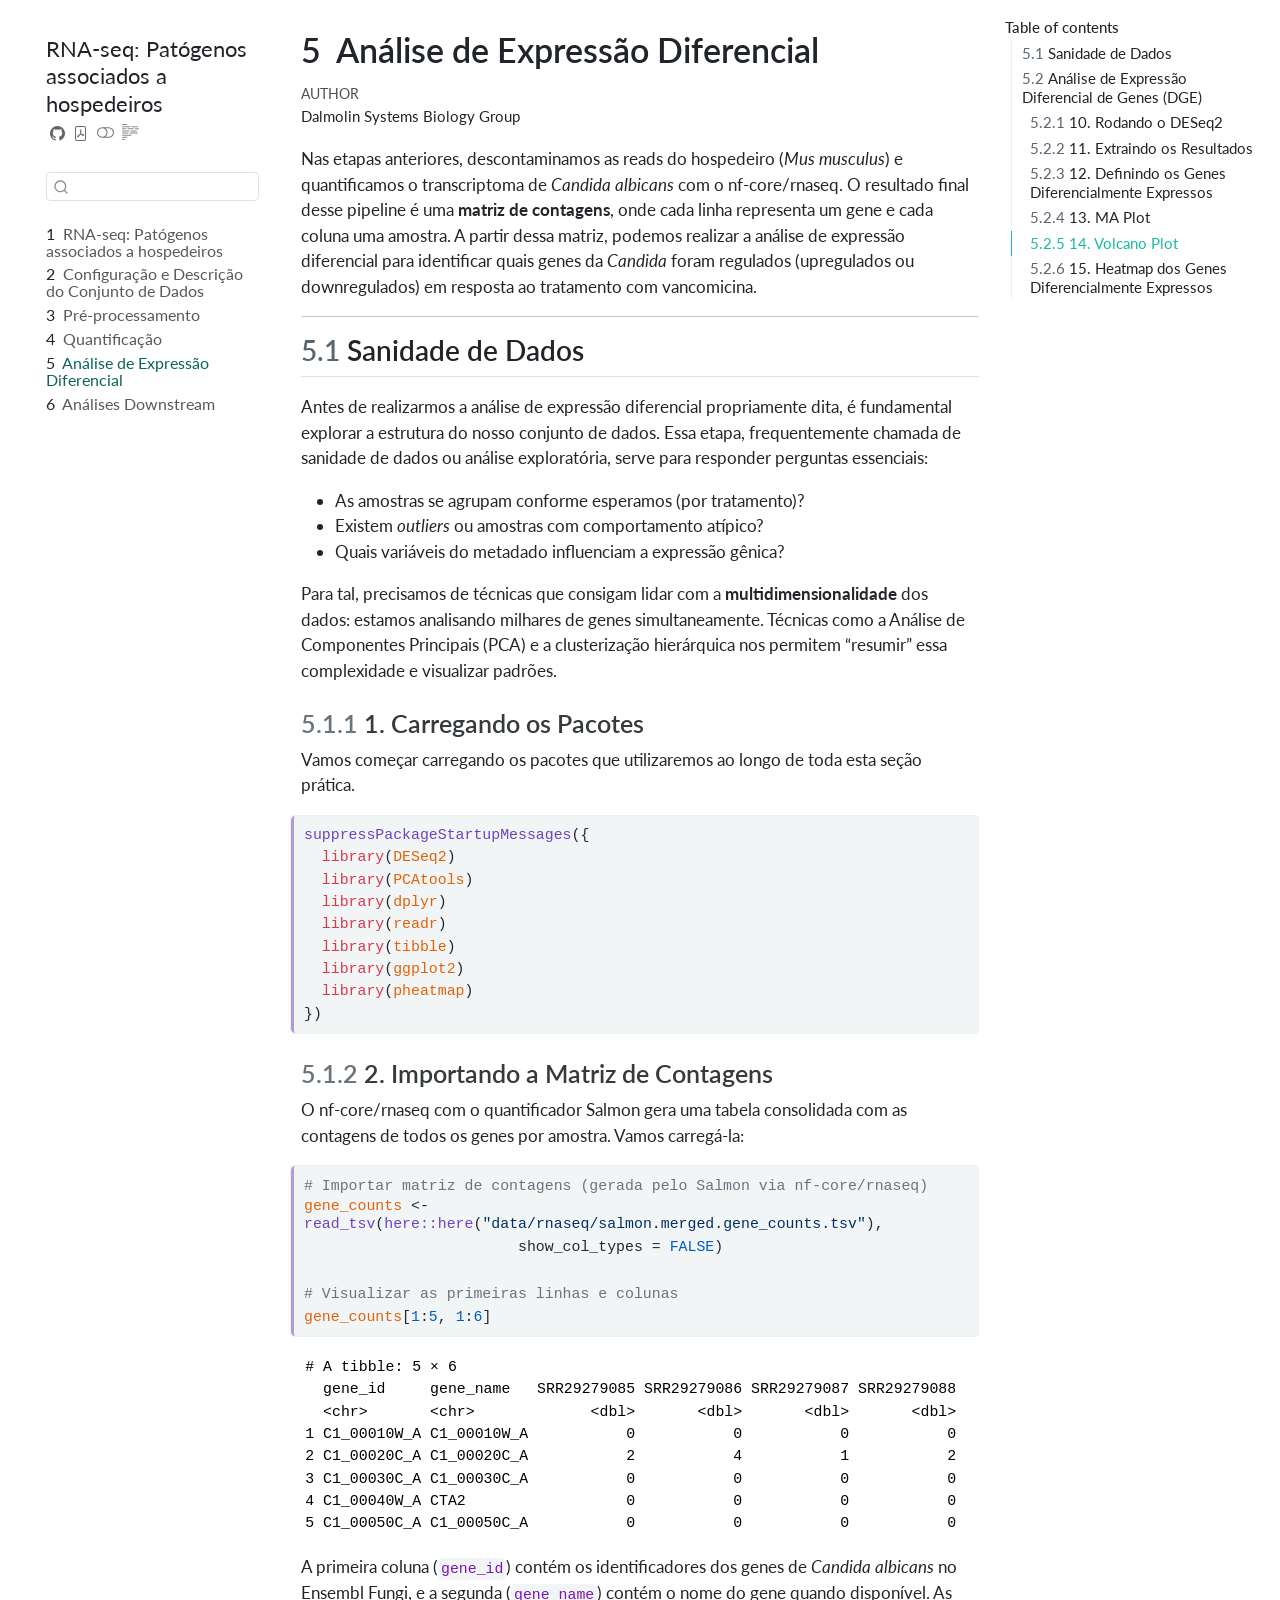
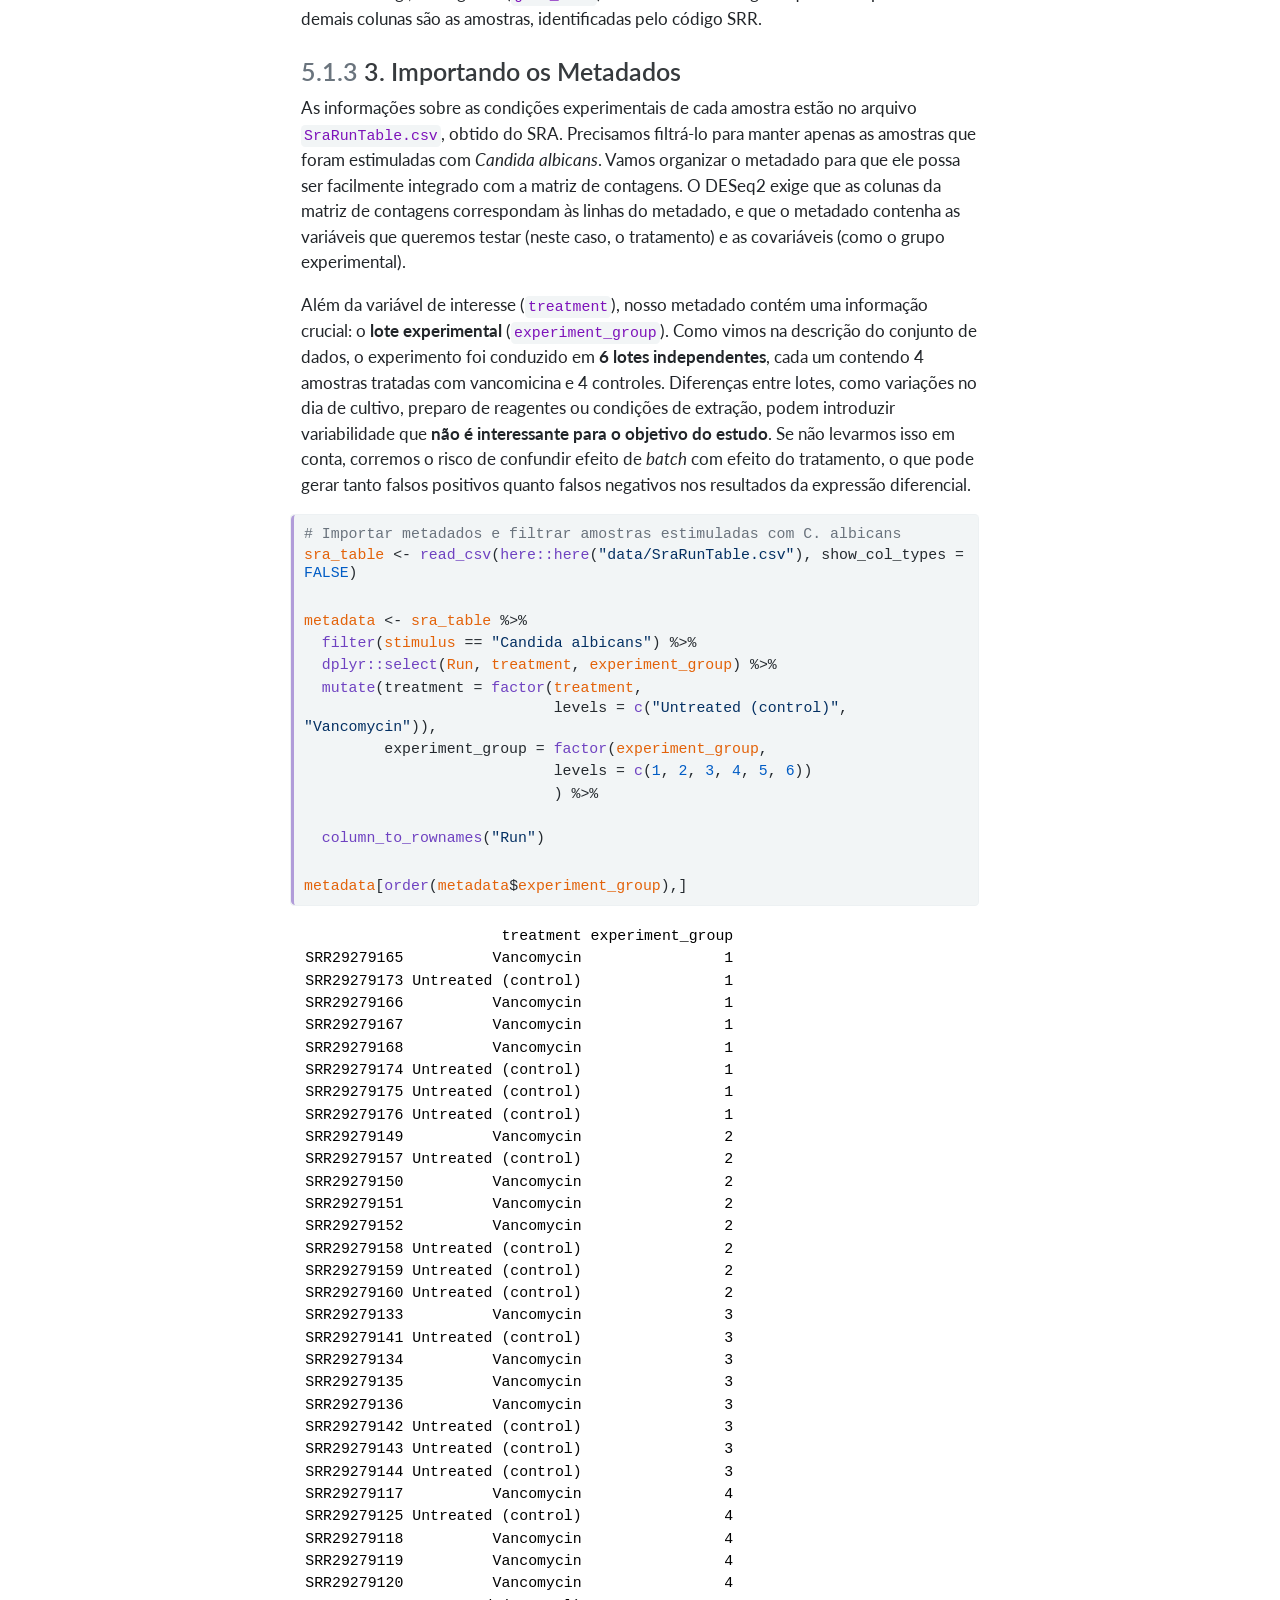
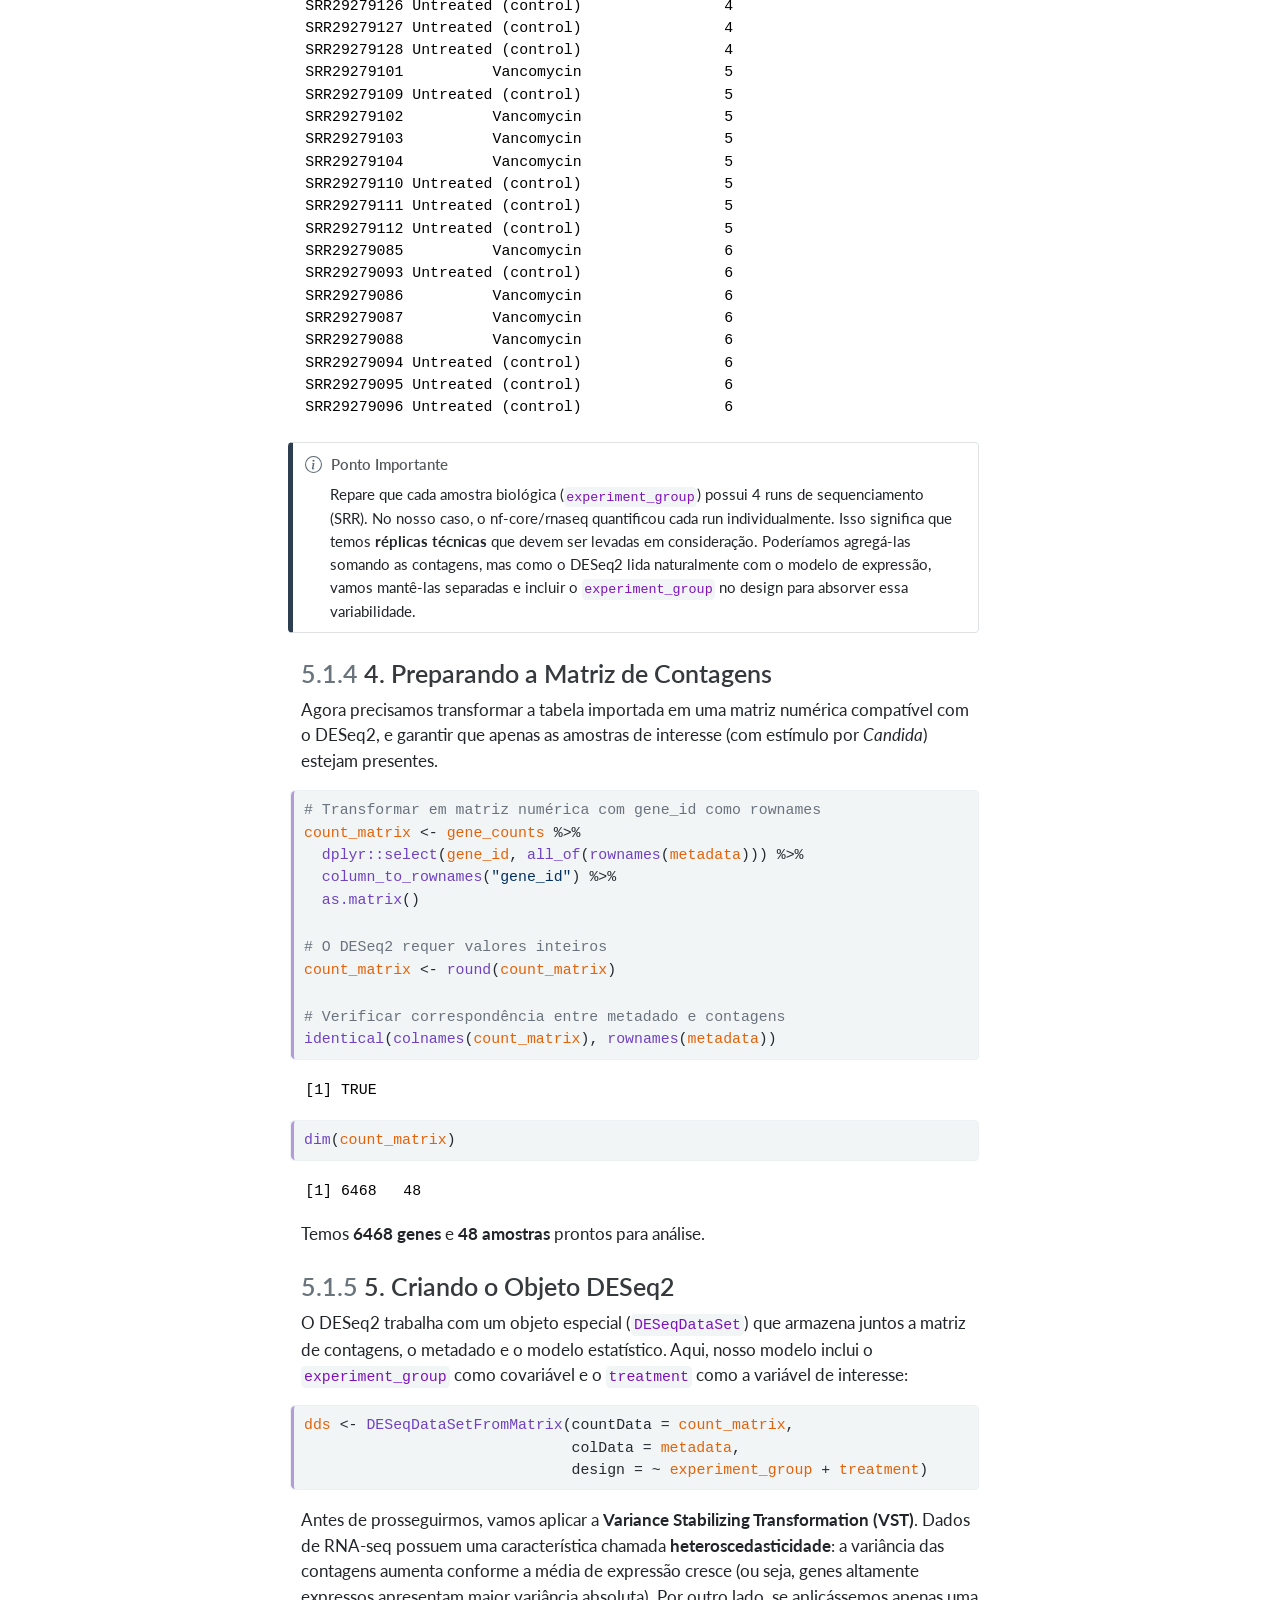
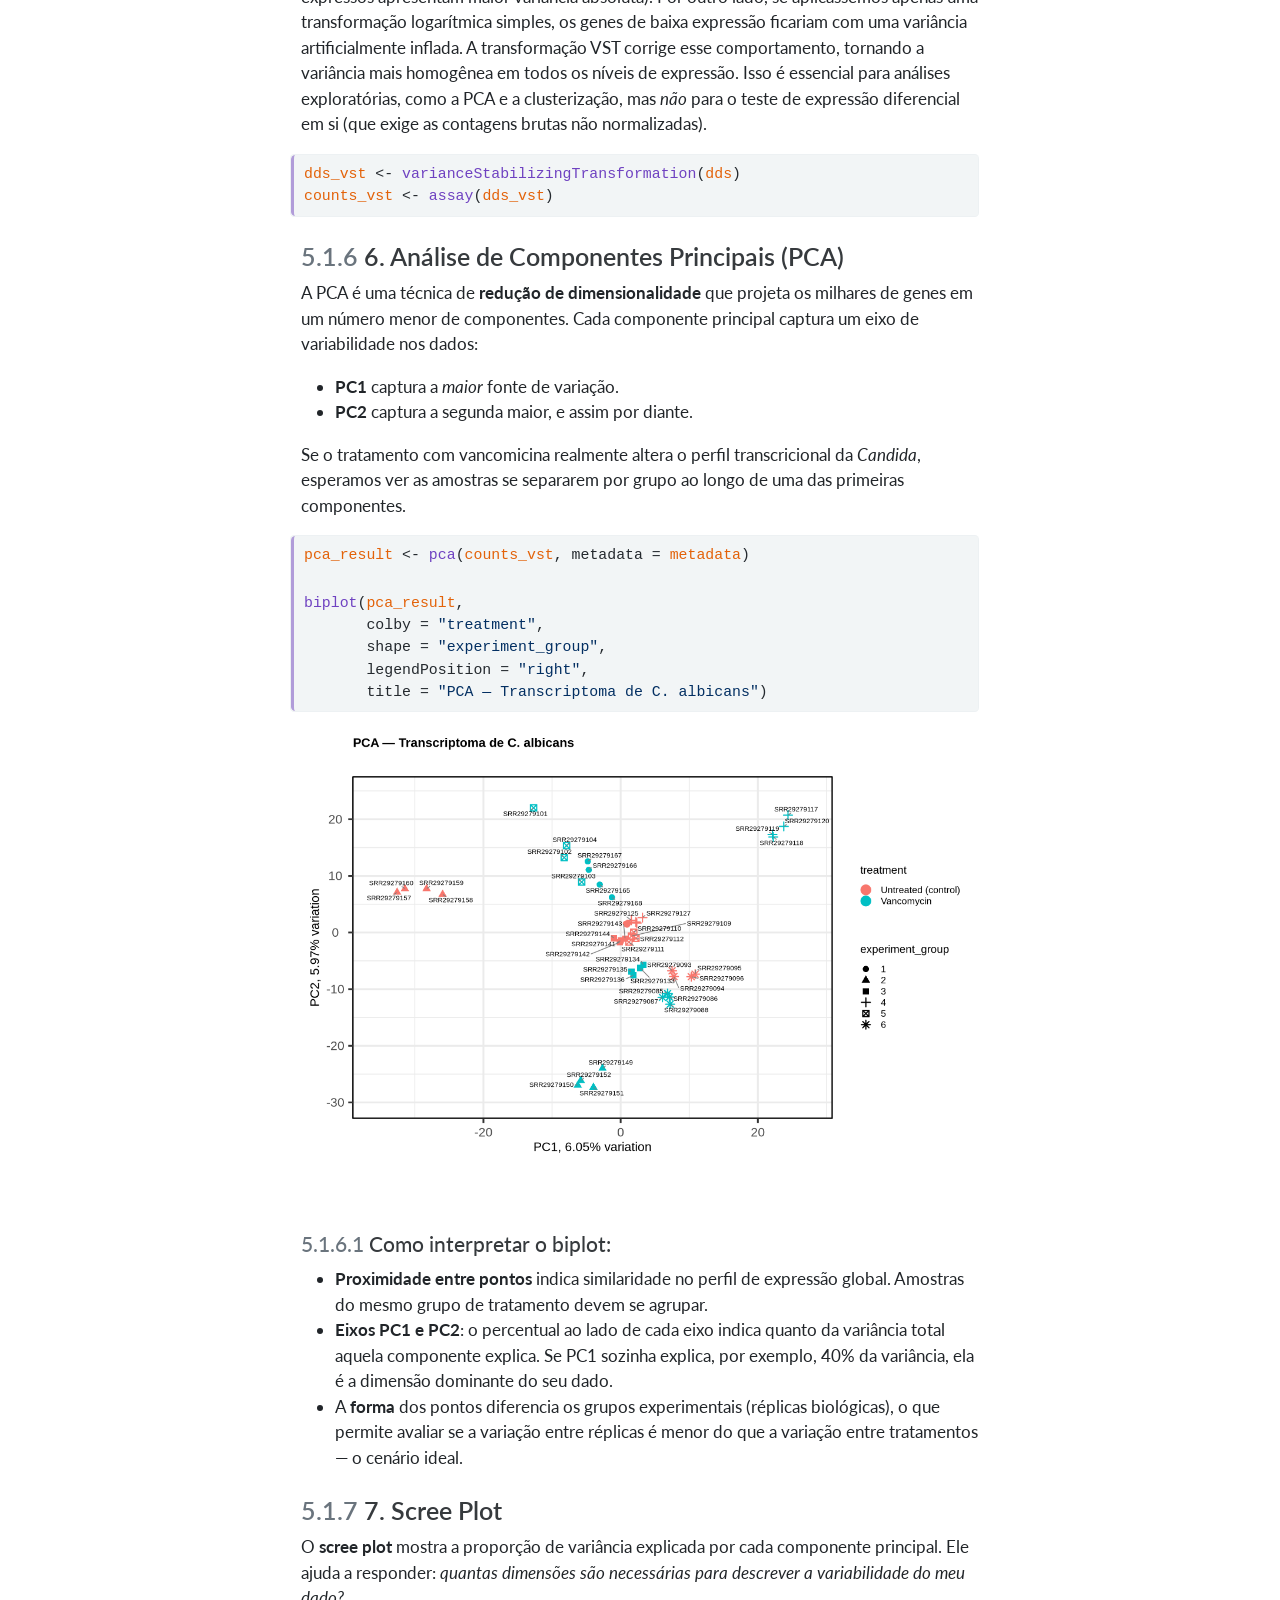
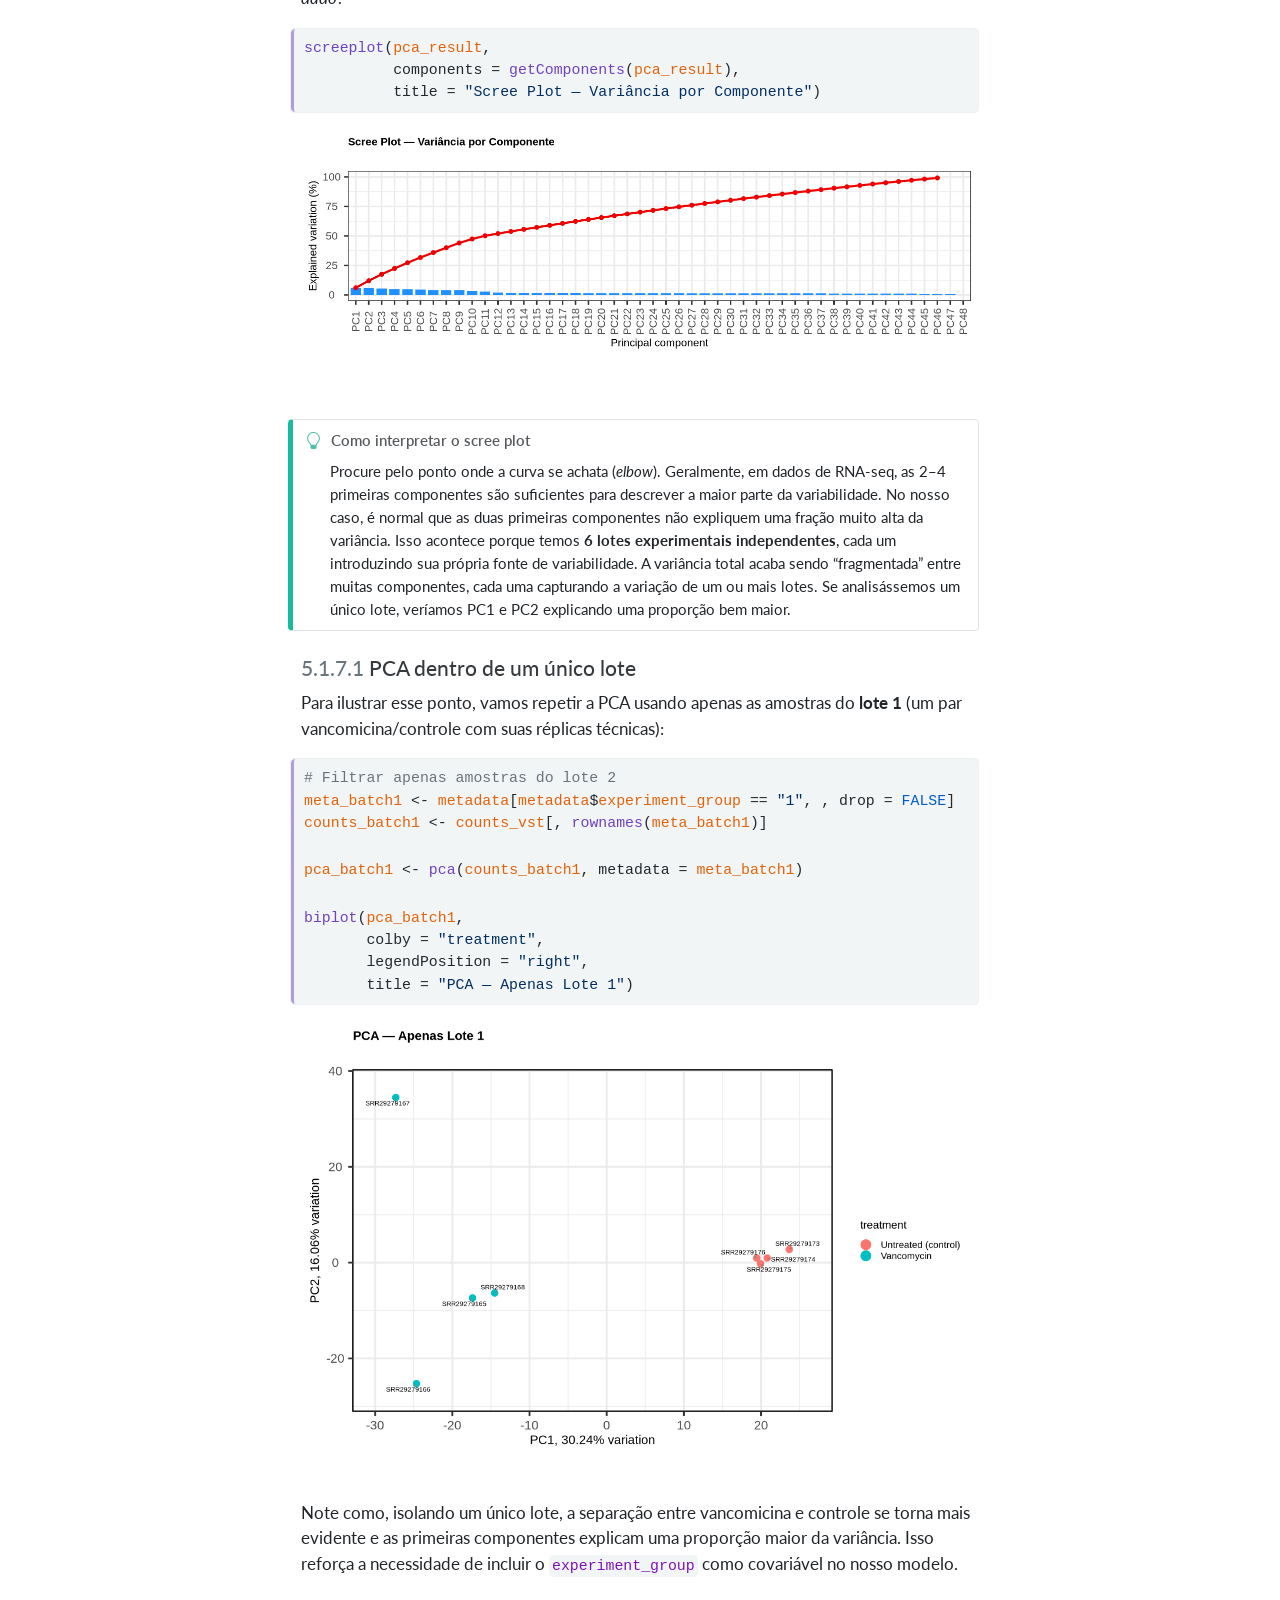
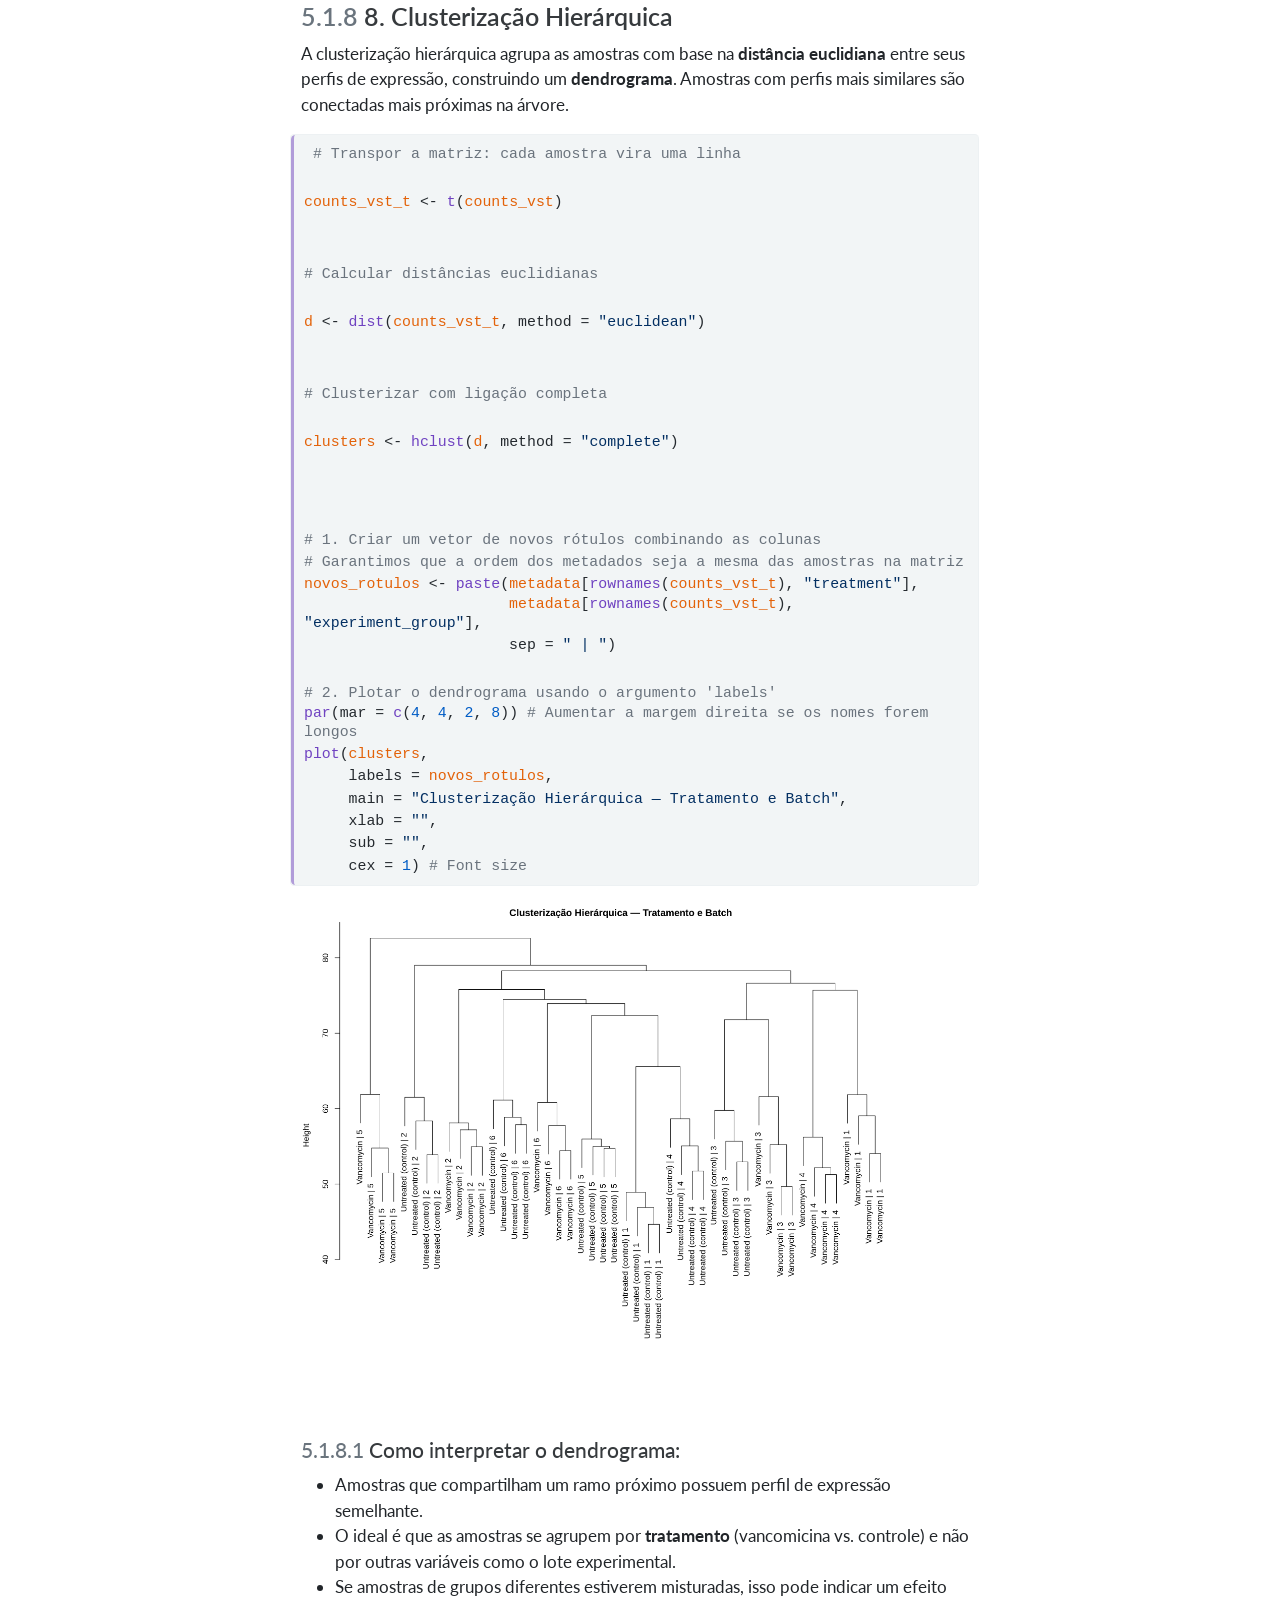
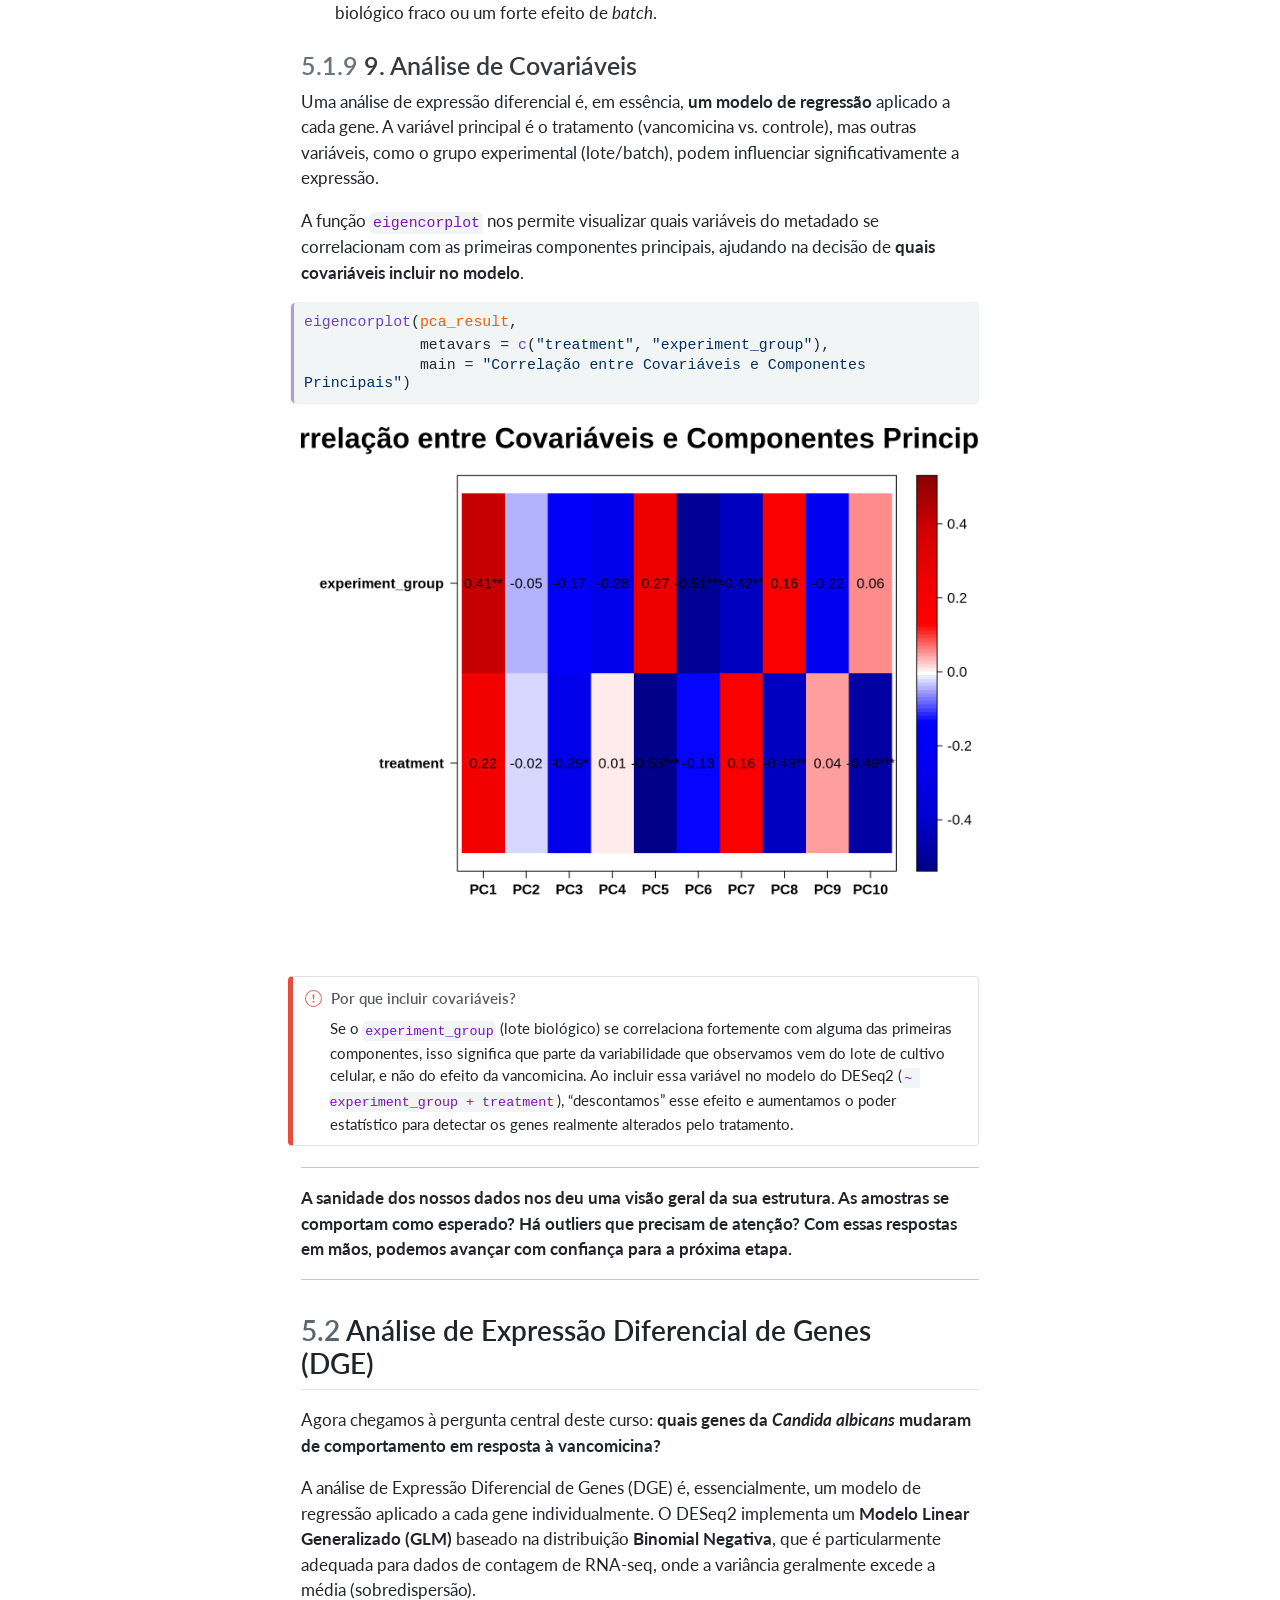
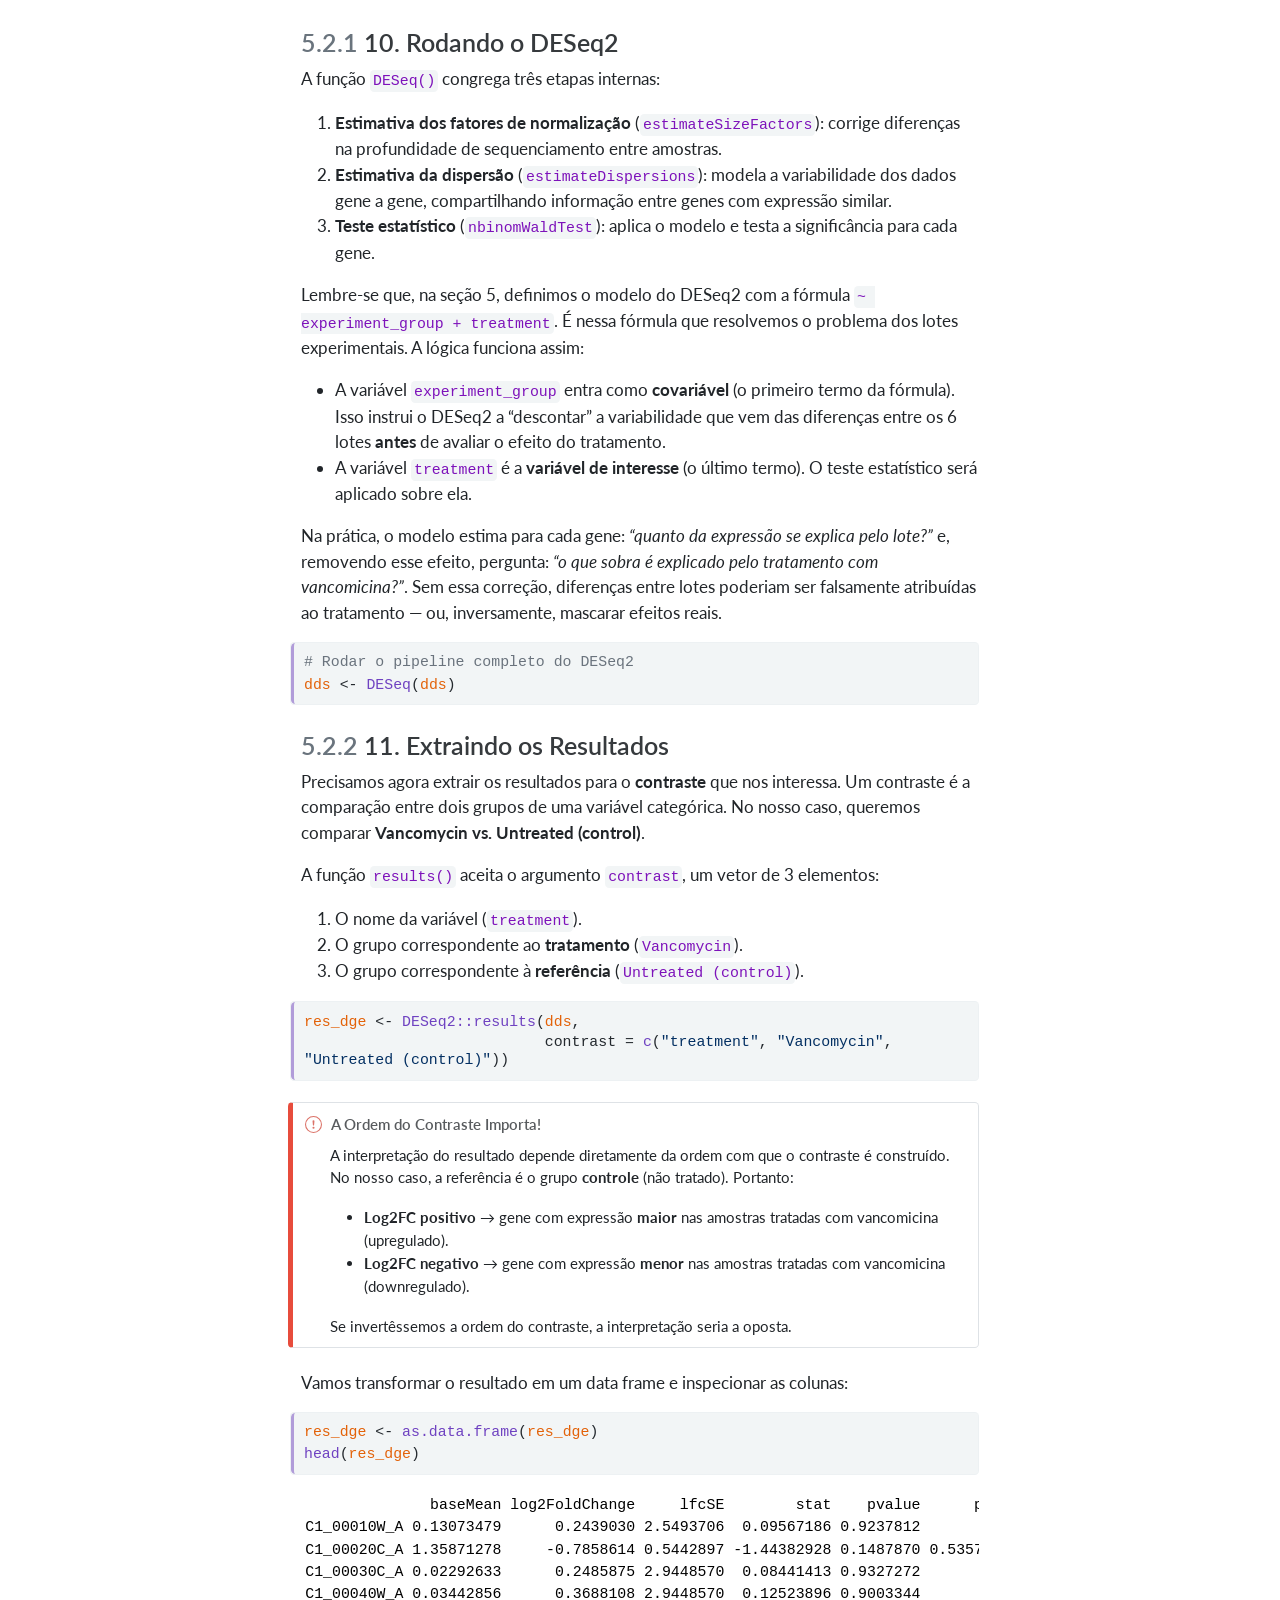
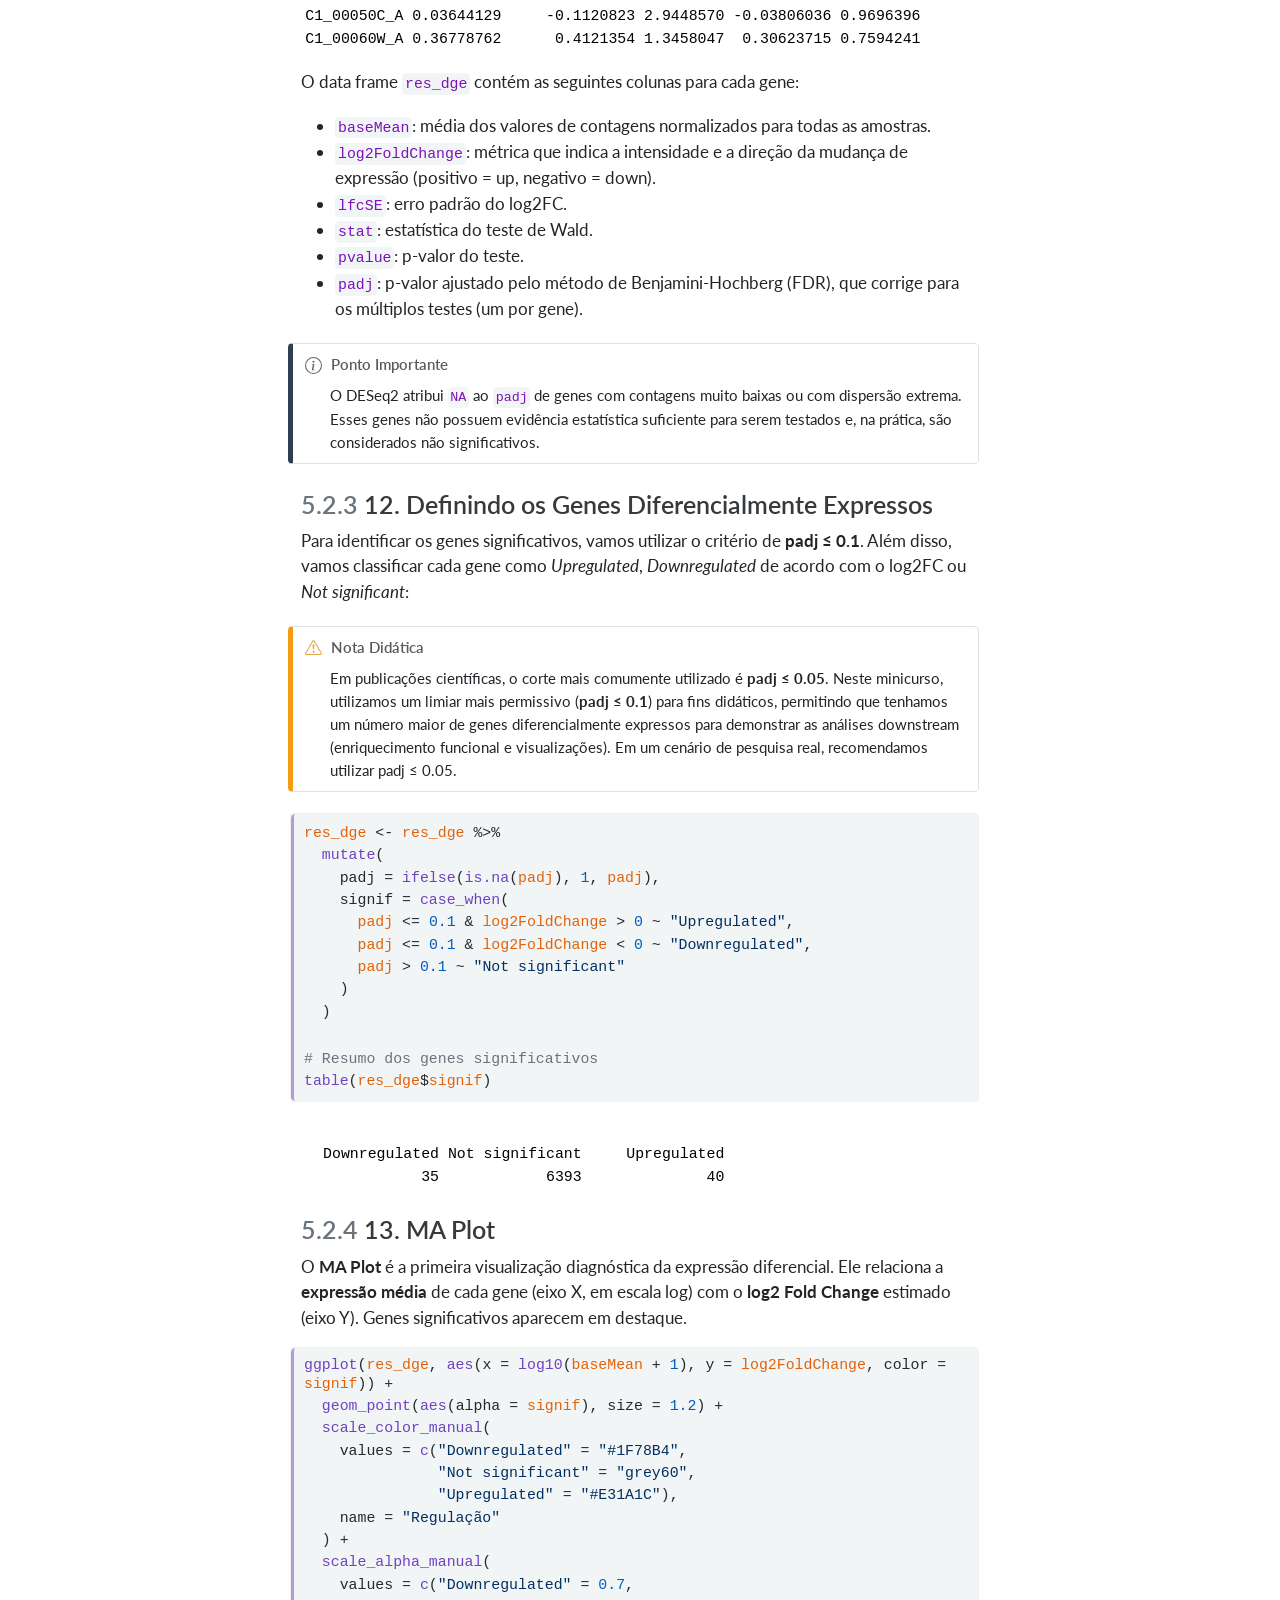
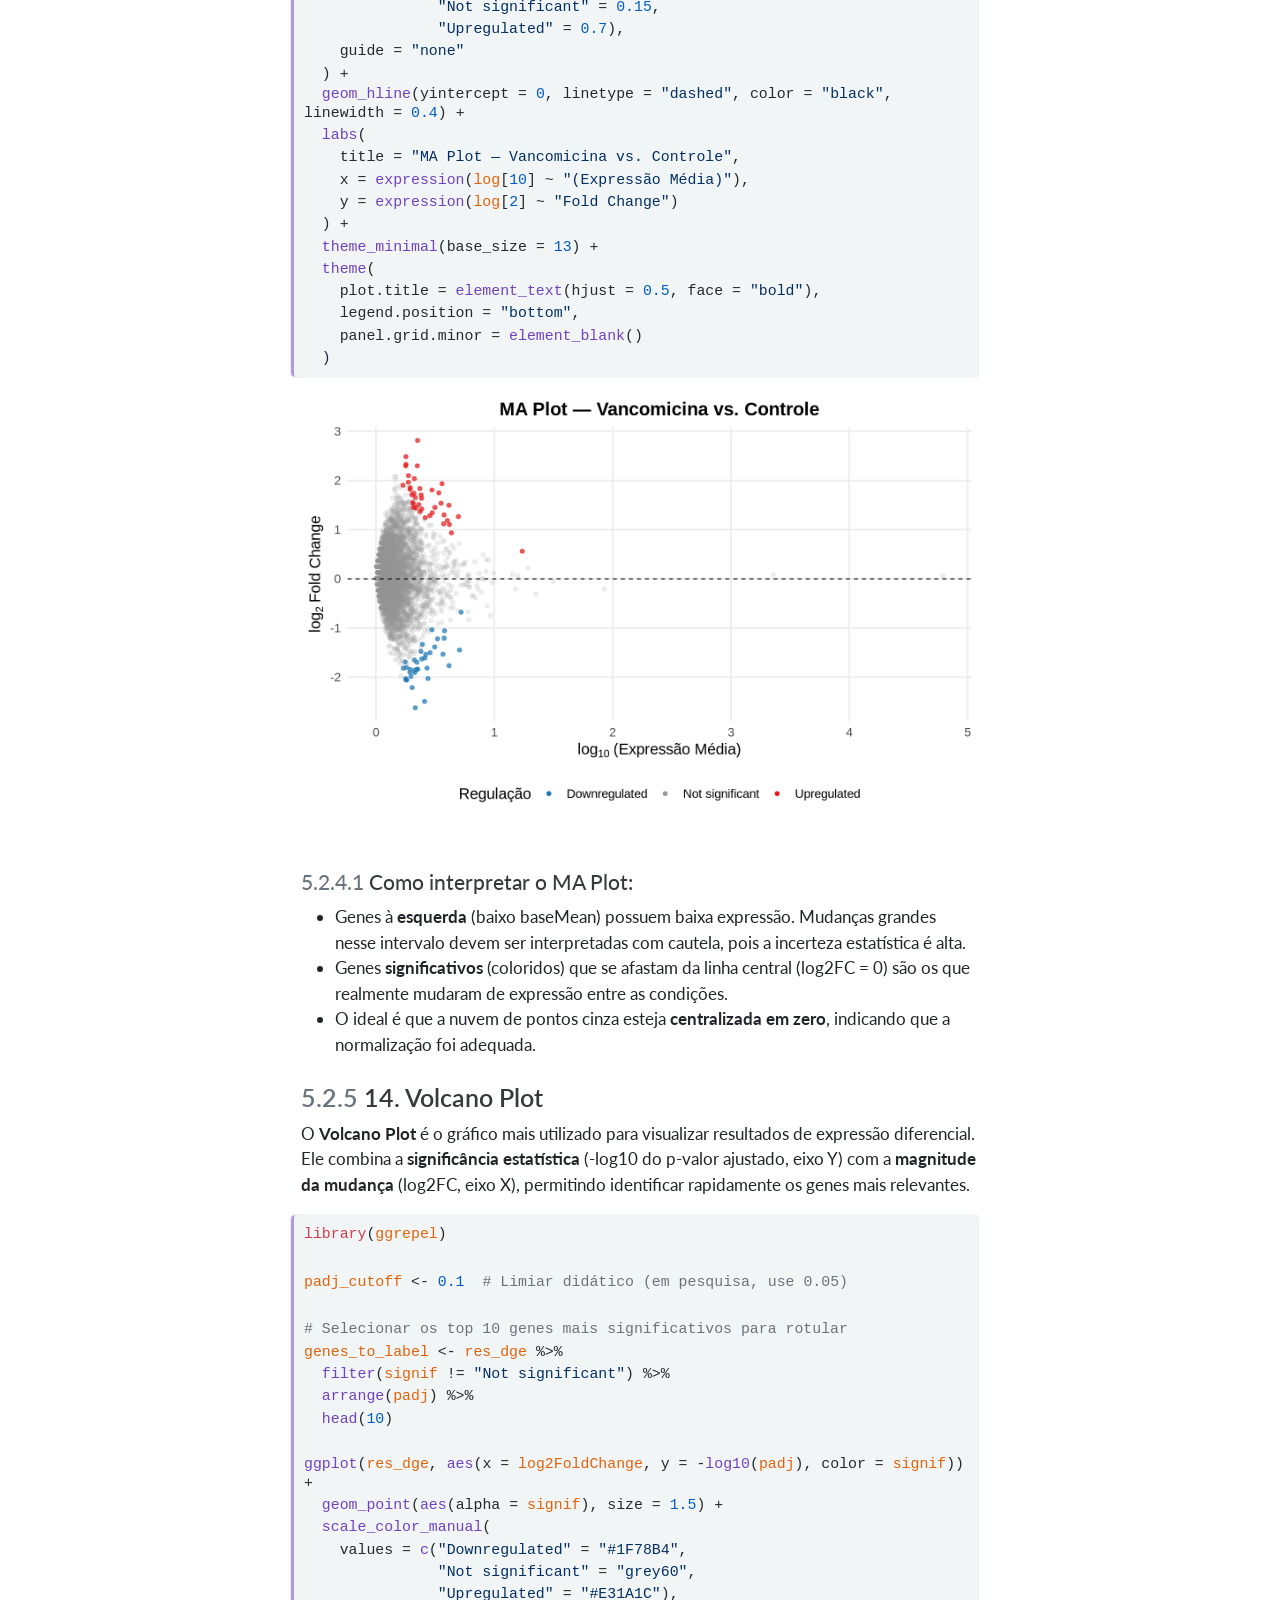
<file: docs/analysis/03_differential_expression.html>
<!DOCTYPE html>
<html xmlns="http://www.w3.org/1999/xhtml" lang="en" xml:lang="en"><head>
<meta charset="UTF-8">
<meta name="generator" content="quarto-1.9.37">
<meta name="viewport" content="width=device-width, initial-scale=1.0, user-scalable=yes">
<meta name="author" content="Dalmolin Systems Biology Group">
<title>5&nbsp; Análise de Expressão Diferencial – RNA-seq: Patógenos associados a hospedeiros</title>
<style>
/* Default styles provided by pandoc.
** See https://pandoc.org/MANUAL.html#variables-for-html for config info.
*/
code{white-space: pre-wrap;}
span.smallcaps{font-variant: small-caps;}
div.columns{display: flex; gap: min(4vw, 1.5em);}
div.column{flex: auto; overflow-x: auto;}
div.hanging-indent{margin-left: 1.5em; text-indent: -1.5em;}
ul.task-list{list-style: none;}
ul.task-list li input[type="checkbox"] {
  width: 0.8em;
  margin: 0 0.8em 0.2em -1em; /* quarto-specific, see https://github.com/quarto-dev/quarto-cli/issues/4556 */ 
  vertical-align: middle;
}
/* CSS for syntax highlighting */
html { -webkit-text-size-adjust: 100%; }
pre > code.sourceCode { white-space: pre; position: relative; }
pre > code.sourceCode > span { display: inline-block; line-height: 1.25; }
pre > code.sourceCode > span:empty { height: 1.2em; }
.sourceCode { overflow: visible; }
code.sourceCode > span { color: inherit; text-decoration: inherit; }
div.sourceCode { margin: 1em 0; }
pre.sourceCode { margin: 0; }
@media screen {
div.sourceCode { overflow: auto; }
}
@media print {
pre > code.sourceCode { white-space: pre-wrap; }
pre > code.sourceCode > span { text-indent: -5em; padding-left: 5em; }
}
pre.numberSource code
  { counter-reset: source-line 0; }
pre.numberSource code > span
  { position: relative; left: -4em; counter-increment: source-line; }
pre.numberSource code > span > a:first-child::before
  { content: counter(source-line);
    position: relative; left: -1em; text-align: right; vertical-align: baseline;
    border: none; display: inline-block;
    -webkit-touch-callout: none; -webkit-user-select: none;
    -khtml-user-select: none; -moz-user-select: none;
    -ms-user-select: none; user-select: none;
    padding: 0 4px; width: 4em;
  }
pre.numberSource { margin-left: 3em;  padding-left: 4px; }
div.sourceCode
  {   }
@media screen {
pre > code.sourceCode > span > a:first-child::before { text-decoration: underline; }
}
</style>

<script src="../site_libs/quarto-nav/quarto-nav.js"></script>
<script src="../site_libs/quarto-nav/headroom.min.js"></script>
<script src="../site_libs/clipboard/clipboard.min.js"></script>
<script src="../site_libs/quarto-search/autocomplete.umd.js"></script>
<script src="../site_libs/quarto-search/fuse.min.js"></script>
<script src="../site_libs/quarto-search/quarto-search.js"></script>
<meta name="quarto:offset" content="../">
<link href="../analysis/04_downstream_analyses.html" rel="next">
<link href="../analysis/02_quantification.html" rel="prev">
<link href="../content/images/dalmolin_icon.svg" rel="icon" type="image/svg+xml">
<script src="../site_libs/quarto-html/quarto.js" type="module"></script>
<script src="../site_libs/quarto-html/tabsets/tabsets.js" type="module"></script>
<script src="../site_libs/quarto-html/popper.min.js"></script>
<script src="../site_libs/quarto-html/tippy.umd.min.js"></script>
<script src="../site_libs/quarto-html/anchor.min.js"></script>
<link href="../site_libs/quarto-html/tippy.css" rel="stylesheet">
<link href="../site_libs/quarto-html/quarto-syntax-highlighting-acf12a64177840b8d86f2d4f01b2e9fb.css" rel="stylesheet" class="quarto-color-scheme" id="quarto-text-highlighting-styles">
<link href="../site_libs/quarto-html/quarto-syntax-highlighting-dark-23bbe8b5e4efc1e257f6d59dce478b08.css" rel="stylesheet" class="quarto-color-scheme quarto-color-alternate" id="quarto-text-highlighting-styles">
<link href="../site_libs/quarto-html/quarto-syntax-highlighting-acf12a64177840b8d86f2d4f01b2e9fb.css" rel="stylesheet" class="quarto-color-scheme-extra" id="quarto-text-highlighting-styles">
<script src="../site_libs/bootstrap/bootstrap.min.js"></script>
<link href="../site_libs/bootstrap/bootstrap-icons.css" rel="stylesheet">
<link href="../site_libs/bootstrap/bootstrap-49fd1f1441fd54ec71df2da41e3b08e6.min.css" rel="stylesheet" append-hash="true" class="quarto-color-scheme" id="quarto-bootstrap" data-mode="light">
<link href="../site_libs/bootstrap/bootstrap-dark-9082959d1594bdca9ab86728af60ead1.min.css" rel="stylesheet" append-hash="true" class="quarto-color-scheme quarto-color-alternate" id="quarto-bootstrap" data-mode="dark">
<link href="../site_libs/bootstrap/bootstrap-49fd1f1441fd54ec71df2da41e3b08e6.min.css" rel="stylesheet" append-hash="true" class="quarto-color-scheme-extra" id="quarto-bootstrap" data-mode="light"><script id="quarto-search-options" type="application/json">{
  "location": "sidebar",
  "copy-button": false,
  "collapse-after": 3,
  "panel-placement": "start",
  "type": "textbox",
  "limit": 50,
  "keyboard-shortcut": [
    "f",
    "/",
    "s"
  ],
  "show-item-context": false,
  "language": {
    "search-no-results-text": "No results",
    "search-matching-documents-text": "matching documents",
    "search-copy-link-title": "Copy link to search",
    "search-hide-matches-text": "Hide additional matches",
    "search-more-match-text": "more match in this document",
    "search-more-matches-text": "more matches in this document",
    "search-clear-button-title": "Clear",
    "search-text-placeholder": "",
    "search-detached-cancel-button-title": "Cancel",
    "search-submit-button-title": "Submit",
    "search-label": "Search"
  }
}</script>
</head>
<body class="nav-sidebar floating quarto-light"><script id="quarto-html-before-body" type="application/javascript">
    const toggleBodyColorMode = (bsSheetEl) => {
      const mode = bsSheetEl.getAttribute("data-mode");
      const bodyEl = window.document.querySelector("body");
      if (mode === "dark") {
        bodyEl.classList.add("quarto-dark");
        bodyEl.classList.remove("quarto-light");
      } else {
        bodyEl.classList.add("quarto-light");
        bodyEl.classList.remove("quarto-dark");
      }
    }
    const toggleBodyColorPrimary = () => {
      const bsSheetEl = window.document.querySelector("link#quarto-bootstrap:not([rel=disabled-stylesheet])");
      if (bsSheetEl) {
        toggleBodyColorMode(bsSheetEl);
      }
    }
    const setColorSchemeToggle = (alternate) => {
      const toggles = window.document.querySelectorAll('.quarto-color-scheme-toggle');
      for (let i=0; i < toggles.length; i++) {
        const toggle = toggles[i];
        if (toggle) {
          if (alternate) {
            toggle.classList.add("alternate");
          } else {
            toggle.classList.remove("alternate");
          }
        }
      }
    };
    const toggleColorMode = (alternate) => {
      // Switch the stylesheets
      const primaryStylesheets = window.document.querySelectorAll('link.quarto-color-scheme:not(.quarto-color-alternate)');
      const alternateStylesheets = window.document.querySelectorAll('link.quarto-color-scheme.quarto-color-alternate');
      manageTransitions('#quarto-margin-sidebar .nav-link', false);
      if (alternate) {
        // note: dark is layered on light, we don't disable primary!
        enableStylesheet(alternateStylesheets);
        for (const sheetNode of alternateStylesheets) {
          if (sheetNode.id === "quarto-bootstrap") {
            toggleBodyColorMode(sheetNode);
          }
        }
      } else {
        disableStylesheet(alternateStylesheets);
        enableStylesheet(primaryStylesheets)
        toggleBodyColorPrimary();
      }
      manageTransitions('#quarto-margin-sidebar .nav-link', true);
      // Switch the toggles
      setColorSchemeToggle(alternate)
      // Hack to workaround the fact that safari doesn't
      // properly recolor the scrollbar when toggling (#1455)
      if (navigator.userAgent.indexOf('Safari') > 0 && navigator.userAgent.indexOf('Chrome') == -1) {
        manageTransitions("body", false);
        window.scrollTo(0, 1);
        setTimeout(() => {
          window.scrollTo(0, 0);
          manageTransitions("body", true);
        }, 40);
      }
    }
    const disableStylesheet = (stylesheets) => {
      for (let i=0; i < stylesheets.length; i++) {
        const stylesheet = stylesheets[i];
        stylesheet.rel = 'disabled-stylesheet';
      }
    }
    const enableStylesheet = (stylesheets) => {
      for (let i=0; i < stylesheets.length; i++) {
        const stylesheet = stylesheets[i];
        if(stylesheet.rel !== 'stylesheet') { // for Chrome, which will still FOUC without this check
          stylesheet.rel = 'stylesheet';
        }
      }
    }
    const manageTransitions = (selector, allowTransitions) => {
      const els = window.document.querySelectorAll(selector);
      for (let i=0; i < els.length; i++) {
        const el = els[i];
        if (allowTransitions) {
          el.classList.remove('notransition');
        } else {
          el.classList.add('notransition');
        }
      }
    }
    const isFileUrl = () => {
      return window.location.protocol === 'file:';
    }
    const hasAlternateSentinel = () => {
      let styleSentinel = getColorSchemeSentinel();
      if (styleSentinel !== null) {
        return styleSentinel === "alternate";
      } else {
        return false;
      }
    }
    const setStyleSentinel = (alternate) => {
      const value = alternate ? "alternate" : "default";
      if (!isFileUrl()) {
        window.localStorage.setItem("quarto-color-scheme", value);
      } else {
        localAlternateSentinel = value;
      }
    }
    const getColorSchemeSentinel = () => {
      if (!isFileUrl()) {
        const storageValue = window.localStorage.getItem("quarto-color-scheme");
        return storageValue != null ? storageValue : localAlternateSentinel;
      } else {
        return localAlternateSentinel;
      }
    }
    const toggleGiscusIfUsed = (isAlternate, darkModeDefault) => {
      const baseTheme = document.querySelector('#giscus-base-theme')?.value ?? 'light';
      const alternateTheme = document.querySelector('#giscus-alt-theme')?.value ?? 'dark';
      let newTheme = '';
      if(authorPrefersDark) {
        newTheme = isAlternate ? baseTheme : alternateTheme;
      } else {
        newTheme = isAlternate ? alternateTheme : baseTheme;
      }
      const changeGiscusTheme = () => {
        // From: https://github.com/giscus/giscus/issues/336
        const sendMessage = (message) => {
          const iframe = document.querySelector('iframe.giscus-frame');
          if (!iframe) return;
          iframe.contentWindow.postMessage({ giscus: message }, 'https://giscus.app');
        }
        sendMessage({
          setConfig: {
            theme: newTheme
          }
        });
      }
      const isGiscussLoaded = window.document.querySelector('iframe.giscus-frame') !== null;
      if (isGiscussLoaded) {
        changeGiscusTheme();
      }
    };
    const authorPrefersDark = false;
    const darkModeDefault = authorPrefersDark;
      document.querySelector('link#quarto-text-highlighting-styles.quarto-color-scheme-extra').rel = 'disabled-stylesheet';
      document.querySelector('link#quarto-bootstrap.quarto-color-scheme-extra').rel = 'disabled-stylesheet';
    let localAlternateSentinel = darkModeDefault ? 'alternate' : 'default';
    // Dark / light mode switch
    window.quartoToggleColorScheme = () => {
      // Read the current dark / light value
      let toAlternate = !hasAlternateSentinel();
      toggleColorMode(toAlternate);
      setStyleSentinel(toAlternate);
      toggleGiscusIfUsed(toAlternate, darkModeDefault);
      window.dispatchEvent(new Event('resize'));
    };
    // Switch to dark mode if need be
    if (hasAlternateSentinel()) {
      toggleColorMode(true);
    } else {
      toggleColorMode(false);
    }
  </script>

<div id="quarto-search-results"></div>
  <header id="quarto-header" class="headroom fixed-top"><nav class="quarto-secondary-nav"><div class="container-fluid d-flex">
      <button type="button" class="quarto-btn-toggle btn" data-bs-toggle="collapse" role="button" data-bs-target=".quarto-sidebar-collapse-item" aria-controls="quarto-sidebar" aria-expanded="false" aria-label="Toggle sidebar navigation" onclick="if (window.quartoToggleHeadroom) { window.quartoToggleHeadroom(); }">
        <i class="bi bi-layout-text-sidebar-reverse"></i>
      </button>
        <nav class="quarto-page-breadcrumbs" aria-label="breadcrumb"><ol class="breadcrumb"><li class="breadcrumb-item"><a href="../analysis/03_differential_expression.html"><span class="chapter-number">5</span>&nbsp; <span class="chapter-title">Análise de Expressão Diferencial</span></a></li></ol></nav>
        <a class="flex-grow-1" role="navigation" data-bs-toggle="collapse" data-bs-target=".quarto-sidebar-collapse-item" aria-controls="quarto-sidebar" aria-expanded="false" aria-label="Toggle sidebar navigation" onclick="if (window.quartoToggleHeadroom) { window.quartoToggleHeadroom(); }">      
        </a>
      <button type="button" class="btn quarto-search-button" aria-label="Search" onclick="window.quartoOpenSearch();">
        <i class="bi bi-search"></i>
      </button>
    </div>
  </nav></header><!-- content --><div id="quarto-content" class="quarto-container page-columns page-rows-contents page-layout-article">
<!-- sidebar -->
  <nav id="quarto-sidebar" class="sidebar collapse collapse-horizontal quarto-sidebar-collapse-item sidebar-navigation floating overflow-auto"><div class="pt-lg-2 mt-2 text-left sidebar-header">
    <div class="sidebar-title mb-0 py-0">
      <a href="../">RNA-seq: Patógenos associados a hospedeiros</a> 
        <div class="sidebar-tools-main tools-wide">
    <a href="https://github.com/dalmolingroup/rnaseq_pathogen" title="Source Code" class="quarto-navigation-tool px-1" aria-label="Source Code"><i class="bi bi-github"></i></a>
    <a href="../RNA-seq--Patógenos-associados-a-hospedeiros.pdf" title="Download PDF" class="quarto-navigation-tool px-1" aria-label="Download PDF"><i class="bi bi-file-pdf"></i></a>
  <a href="" class="quarto-color-scheme-toggle quarto-navigation-tool  px-1" onclick="window.quartoToggleColorScheme(); return false;" title="Toggle dark mode"><i class="bi"></i></a>
  <a href="" class="quarto-reader-toggle quarto-navigation-tool px-1" onclick="window.quartoToggleReader(); return false;" title="Toggle reader mode">
  <div class="quarto-reader-toggle-btn">
  <i class="bi"></i>
  </div>
</a>
</div>
    </div>
      </div>
        <div class="mt-2 flex-shrink-0 align-items-center">
        <div class="sidebar-search">
        <div id="quarto-search" class="" title="Search"></div>
        </div>
        </div>
    <div class="sidebar-menu-container"> 
    <ul class="list-unstyled mt-1">
<li class="sidebar-item">
  <div class="sidebar-item-container"> 
  <a href="../index.html" class="sidebar-item-text sidebar-link">
 <span class="menu-text"><span class="chapter-number">1</span>&nbsp; <span class="chapter-title">RNA-seq: Patógenos associados a hospedeiros</span></span></a>
  </div>
</li>
        <li class="sidebar-item">
  <div class="sidebar-item-container"> 
  <a href="../analysis/00_setup.html" class="sidebar-item-text sidebar-link">
 <span class="menu-text"><span class="chapter-number">2</span>&nbsp; <span class="chapter-title">Configuração e Descrição do Conjunto de Dados</span></span></a>
  </div>
</li>
        <li class="sidebar-item">
  <div class="sidebar-item-container"> 
  <a href="../analysis/01_preprocessing.html" class="sidebar-item-text sidebar-link">
 <span class="menu-text"><span class="chapter-number">3</span>&nbsp; <span class="chapter-title">Pré-processamento</span></span></a>
  </div>
</li>
        <li class="sidebar-item">
  <div class="sidebar-item-container"> 
  <a href="../analysis/02_quantification.html" class="sidebar-item-text sidebar-link">
 <span class="menu-text"><span class="chapter-number">4</span>&nbsp; <span class="chapter-title">Quantificação</span></span></a>
  </div>
</li>
        <li class="sidebar-item">
  <div class="sidebar-item-container"> 
  <a href="../analysis/03_differential_expression.html" class="sidebar-item-text sidebar-link active">
 <span class="menu-text"><span class="chapter-number">5</span>&nbsp; <span class="chapter-title">Análise de Expressão Diferencial</span></span></a>
  </div>
</li>
        <li class="sidebar-item">
  <div class="sidebar-item-container"> 
  <a href="../analysis/04_downstream_analyses.html" class="sidebar-item-text sidebar-link">
 <span class="menu-text"><span class="chapter-number">6</span>&nbsp; <span class="chapter-title">Análises Downstream</span></span></a>
  </div>
</li>
    </ul>
</div>
</nav><div id="quarto-sidebar-glass" class="quarto-sidebar-collapse-item" data-bs-toggle="collapse" data-bs-target=".quarto-sidebar-collapse-item"></div>
<!-- margin-sidebar -->
    <div id="quarto-margin-sidebar" class="sidebar margin-sidebar">
        <nav id="TOC" role="doc-toc" class="toc-active"><h2 id="toc-title">Table of contents</h2>
   
  <ul>
<li>
<a href="#sanidade-de-dados" id="toc-sanidade-de-dados" class="nav-link active" data-scroll-target="#sanidade-de-dados"><span class="header-section-number">5.1</span> Sanidade de Dados</a>
  <ul class="collapse">
<li><a href="#carregando-os-pacotes" id="toc-carregando-os-pacotes" class="nav-link" data-scroll-target="#carregando-os-pacotes"><span class="header-section-number">5.1.1</span> 1. Carregando os Pacotes</a></li>
  <li><a href="#importando-a-matriz-de-contagens" id="toc-importando-a-matriz-de-contagens" class="nav-link" data-scroll-target="#importando-a-matriz-de-contagens"><span class="header-section-number">5.1.2</span> 2. Importando a Matriz de Contagens</a></li>
  <li><a href="#importando-os-metadados" id="toc-importando-os-metadados" class="nav-link" data-scroll-target="#importando-os-metadados"><span class="header-section-number">5.1.3</span> 3. Importando os Metadados</a></li>
  <li><a href="#preparando-a-matriz-de-contagens" id="toc-preparando-a-matriz-de-contagens" class="nav-link" data-scroll-target="#preparando-a-matriz-de-contagens"><span class="header-section-number">5.1.4</span> 4. Preparando a Matriz de Contagens</a></li>
  <li><a href="#criando-o-objeto-deseq2" id="toc-criando-o-objeto-deseq2" class="nav-link" data-scroll-target="#criando-o-objeto-deseq2"><span class="header-section-number">5.1.5</span> 5. Criando o Objeto DESeq2</a></li>
  <li><a href="#an%C3%A1lise-de-componentes-principais-pca" id="toc-análise-de-componentes-principais-pca" class="nav-link" data-scroll-target="#an%C3%A1lise-de-componentes-principais-pca"><span class="header-section-number">5.1.6</span> 6. Análise de Componentes Principais (PCA)</a></li>
  <li><a href="#scree-plot" id="toc-scree-plot" class="nav-link" data-scroll-target="#scree-plot"><span class="header-section-number">5.1.7</span> 7. Scree Plot</a></li>
  <li><a href="#clusteriza%C3%A7%C3%A3o-hier%C3%A1rquica" id="toc-clusterização-hierárquica" class="nav-link" data-scroll-target="#clusteriza%C3%A7%C3%A3o-hier%C3%A1rquica"><span class="header-section-number">5.1.8</span> 8. Clusterização Hierárquica</a></li>
  <li><a href="#an%C3%A1lise-de-covari%C3%A1veis" id="toc-análise-de-covariáveis" class="nav-link" data-scroll-target="#an%C3%A1lise-de-covari%C3%A1veis"><span class="header-section-number">5.1.9</span> 9. Análise de Covariáveis</a></li>
  </ul>
</li>
  <li>
<a href="#an%C3%A1lise-de-express%C3%A3o-diferencial-de-genes-dge" id="toc-análise-de-expressão-diferencial-de-genes-dge" class="nav-link" data-scroll-target="#an%C3%A1lise-de-express%C3%A3o-diferencial-de-genes-dge"><span class="header-section-number">5.2</span> Análise de Expressão Diferencial de Genes (DGE)</a>
  <ul class="collapse">
<li><a href="#rodando-o-deseq2" id="toc-rodando-o-deseq2" class="nav-link" data-scroll-target="#rodando-o-deseq2"><span class="header-section-number">5.2.1</span> 10. Rodando o DESeq2</a></li>
  <li><a href="#extraindo-os-resultados" id="toc-extraindo-os-resultados" class="nav-link" data-scroll-target="#extraindo-os-resultados"><span class="header-section-number">5.2.2</span> 11. Extraindo os Resultados</a></li>
  <li><a href="#definindo-os-genes-diferencialmente-expressos" id="toc-definindo-os-genes-diferencialmente-expressos" class="nav-link" data-scroll-target="#definindo-os-genes-diferencialmente-expressos"><span class="header-section-number">5.2.3</span> 12. Definindo os Genes Diferencialmente Expressos</a></li>
  <li><a href="#ma-plot" id="toc-ma-plot" class="nav-link" data-scroll-target="#ma-plot"><span class="header-section-number">5.2.4</span> 13. MA Plot</a></li>
  <li><a href="#volcano-plot" id="toc-volcano-plot" class="nav-link" data-scroll-target="#volcano-plot"><span class="header-section-number">5.2.5</span> 14. Volcano Plot</a></li>
  <li><a href="#heatmap-dos-genes-diferencialmente-expressos" id="toc-heatmap-dos-genes-diferencialmente-expressos" class="nav-link" data-scroll-target="#heatmap-dos-genes-diferencialmente-expressos"><span class="header-section-number">5.2.6</span> 15. Heatmap dos Genes Diferencialmente Expressos</a></li>
  </ul>
</li>
  </ul></nav>
    </div>
<!-- main -->
<main class="content" id="quarto-document-content"><header id="title-block-header" class="quarto-title-block default"><div class="quarto-title">
<h1 class="title">
<span class="chapter-number">5</span>&nbsp; <span class="chapter-title">Análise de Expressão Diferencial</span>
</h1>
</div>



<div class="quarto-title-meta">

    <div>
    <div class="quarto-title-meta-heading">Author</div>
    <div class="quarto-title-meta-contents">
             <p>Dalmolin Systems Biology Group </p>
          </div>
  </div>
    
  
    
  </div>
  


</header><p>Nas etapas anteriores, descontaminamos as reads do hospedeiro (<em>Mus musculus</em>) e quantificamos o transcriptoma de <em>Candida albicans</em> com o nf-core/rnaseq. O resultado final desse pipeline é uma <strong>matriz de contagens</strong>, onde cada linha representa um gene e cada coluna uma amostra. A partir dessa matriz, podemos realizar a análise de expressão diferencial para identificar quais genes da <em>Candida</em> foram regulados (upregulados ou downregulados) em resposta ao tratamento com vancomicina.</p>
<hr>
<section id="sanidade-de-dados" class="level2" data-number="5.1"><h2 data-number="5.1" class="anchored" data-anchor-id="sanidade-de-dados">
<span class="header-section-number">5.1</span> Sanidade de Dados</h2>
<p>Antes de realizarmos a análise de expressão diferencial propriamente dita, é fundamental explorar a estrutura do nosso conjunto de dados. Essa etapa, frequentemente chamada de sanidade de dados ou análise exploratória, serve para responder perguntas essenciais:</p>
<ul>
<li>As amostras se agrupam conforme esperamos (por tratamento)?</li>
<li>Existem <em>outliers</em> ou amostras com comportamento atípico?</li>
<li>Quais variáveis do metadado influenciam a expressão gênica?</li>
</ul>
<p>Para tal, precisamos de técnicas que consigam lidar com a <strong>multidimensionalidade</strong> dos dados: estamos analisando milhares de genes simultaneamente. Técnicas como a Análise de Componentes Principais (PCA) e a clusterização hierárquica nos permitem “resumir” essa complexidade e visualizar padrões.</p>
<section id="carregando-os-pacotes" class="level3" data-number="5.1.1"><h3 data-number="5.1.1" class="anchored" data-anchor-id="carregando-os-pacotes">
<span class="header-section-number">5.1.1</span> 1. Carregando os Pacotes</h3>
<p>Vamos começar carregando os pacotes que utilizaremos ao longo de toda esta seção prática.</p>
<div class="cell">
<div class="code-copy-outer-scaffold"><div class="sourceCode" id="cb1"><pre class="downlit sourceCode r code-with-copy"><code class="sourceCode R"><span><span class="fu"><a href="https://rdrr.io/r/base/message.html">suppressPackageStartupMessages</a></span><span class="op">(</span><span class="op">{</span></span>
<span>  <span class="kw"><a href="https://rdrr.io/r/base/library.html">library</a></span><span class="op">(</span><span class="va"><a href="https://github.com/thelovelab/DESeq2">DESeq2</a></span><span class="op">)</span></span>
<span>  <span class="kw"><a href="https://rdrr.io/r/base/library.html">library</a></span><span class="op">(</span><span class="va"><a href="https://github.com/kevinblighe/PCAtools">PCAtools</a></span><span class="op">)</span></span>
<span>  <span class="kw"><a href="https://rdrr.io/r/base/library.html">library</a></span><span class="op">(</span><span class="va"><a href="https://dplyr.tidyverse.org">dplyr</a></span><span class="op">)</span></span>
<span>  <span class="kw"><a href="https://rdrr.io/r/base/library.html">library</a></span><span class="op">(</span><span class="va"><a href="https://readr.tidyverse.org">readr</a></span><span class="op">)</span></span>
<span>  <span class="kw"><a href="https://rdrr.io/r/base/library.html">library</a></span><span class="op">(</span><span class="va"><a href="https://tibble.tidyverse.org/">tibble</a></span><span class="op">)</span></span>
<span>  <span class="kw"><a href="https://rdrr.io/r/base/library.html">library</a></span><span class="op">(</span><span class="va"><a href="https://ggplot2.tidyverse.org">ggplot2</a></span><span class="op">)</span></span>
<span>  <span class="kw"><a href="https://rdrr.io/r/base/library.html">library</a></span><span class="op">(</span><span class="va">pheatmap</span><span class="op">)</span></span>
<span><span class="op">}</span><span class="op">)</span></span></code></pre></div><button title="Copy to Clipboard" class="code-copy-button"><i class="bi"></i></button></div>
</div>
</section><section id="importando-a-matriz-de-contagens" class="level3" data-number="5.1.2"><h3 data-number="5.1.2" class="anchored" data-anchor-id="importando-a-matriz-de-contagens">
<span class="header-section-number">5.1.2</span> 2. Importando a Matriz de Contagens</h3>
<p>O nf-core/rnaseq com o quantificador Salmon gera uma tabela consolidada com as contagens de todos os genes por amostra. Vamos carregá-la:</p>
<div class="cell">
<div class="code-copy-outer-scaffold"><div class="sourceCode" id="cb2"><pre class="downlit sourceCode r code-with-copy"><code class="sourceCode R"><span><span class="co"># Importar matriz de contagens (gerada pelo Salmon via nf-core/rnaseq)</span></span>
<span><span class="va">gene_counts</span> <span class="op">&lt;-</span> <span class="fu"><a href="https://readr.tidyverse.org/reference/read_delim.html">read_tsv</a></span><span class="op">(</span><span class="fu">here</span><span class="fu">::</span><span class="fu"><a href="https://here.r-lib.org/reference/here.html">here</a></span><span class="op">(</span><span class="st">"data/rnaseq/salmon.merged.gene_counts.tsv"</span><span class="op">)</span>,</span>
<span>                        show_col_types <span class="op">=</span> <span class="cn">FALSE</span><span class="op">)</span></span>
<span></span>
<span><span class="co"># Visualizar as primeiras linhas e colunas</span></span>
<span><span class="va">gene_counts</span><span class="op">[</span><span class="fl">1</span><span class="op">:</span><span class="fl">5</span>, <span class="fl">1</span><span class="op">:</span><span class="fl">6</span><span class="op">]</span></span></code></pre></div><button title="Copy to Clipboard" class="code-copy-button"><i class="bi"></i></button></div>
<div class="cell-output cell-output-stdout">
<pre><code># A tibble: 5 × 6
  gene_id     gene_name   SRR29279085 SRR29279086 SRR29279087 SRR29279088
  &lt;chr&gt;       &lt;chr&gt;             &lt;dbl&gt;       &lt;dbl&gt;       &lt;dbl&gt;       &lt;dbl&gt;
1 C1_00010W_A C1_00010W_A           0           0           0           0
2 C1_00020C_A C1_00020C_A           2           4           1           2
3 C1_00030C_A C1_00030C_A           0           0           0           0
4 C1_00040W_A CTA2                  0           0           0           0
5 C1_00050C_A C1_00050C_A           0           0           0           0</code></pre>
</div>
</div>
<p>A primeira coluna (<code>gene_id</code>) contém os identificadores dos genes de <em>Candida albicans</em> no Ensembl Fungi, e a segunda (<code>gene_name</code>) contém o nome do gene quando disponível. As demais colunas são as amostras, identificadas pelo código SRR.</p>
</section><section id="importando-os-metadados" class="level3" data-number="5.1.3"><h3 data-number="5.1.3" class="anchored" data-anchor-id="importando-os-metadados">
<span class="header-section-number">5.1.3</span> 3. Importando os Metadados</h3>
<p>As informações sobre as condições experimentais de cada amostra estão no arquivo <code>SraRunTable.csv</code>, obtido do SRA. Precisamos filtrá-lo para manter apenas as amostras que foram estimuladas com <em>Candida albicans</em>. Vamos organizar o metadado para que ele possa ser facilmente integrado com a matriz de contagens. O DESeq2 exige que as colunas da matriz de contagens correspondam às linhas do metadado, e que o metadado contenha as variáveis que queremos testar (neste caso, o tratamento) e as covariáveis (como o grupo experimental).</p>
<p>Além da variável de interesse (<code>treatment</code>), nosso metadado contém uma informação crucial: o <strong>lote experimental</strong> (<code>experiment_group</code>). Como vimos na descrição do conjunto de dados, o experimento foi conduzido em <strong>6 lotes independentes</strong>, cada um contendo 4 amostras tratadas com vancomicina e 4 controles. Diferenças entre lotes, como variações no dia de cultivo, preparo de reagentes ou condições de extração, podem introduzir variabilidade que <strong>não é interessante para o objetivo do estudo</strong>. Se não levarmos isso em conta, corremos o risco de confundir efeito de <em>batch</em> com efeito do tratamento, o que pode gerar tanto falsos positivos quanto falsos negativos nos resultados da expressão diferencial.</p>
<div class="cell">
<div class="code-copy-outer-scaffold"><div class="sourceCode" id="cb4"><pre class="downlit sourceCode r code-with-copy"><code class="sourceCode R"><span><span class="co"># Importar metadados e filtrar amostras estimuladas com C. albicans</span></span>
<span><span class="va">sra_table</span> <span class="op">&lt;-</span> <span class="fu"><a href="https://readr.tidyverse.org/reference/read_delim.html">read_csv</a></span><span class="op">(</span><span class="fu">here</span><span class="fu">::</span><span class="fu"><a href="https://here.r-lib.org/reference/here.html">here</a></span><span class="op">(</span><span class="st">"data/SraRunTable.csv"</span><span class="op">)</span>, show_col_types <span class="op">=</span> <span class="cn">FALSE</span><span class="op">)</span></span>
<span></span>
<span><span class="va">metadata</span> <span class="op">&lt;-</span> <span class="va">sra_table</span> <span class="op"><a href="https://magrittr.tidyverse.org/reference/pipe.html">%&gt;%</a></span></span>
<span>  <span class="fu"><a href="https://dplyr.tidyverse.org/reference/filter.html">filter</a></span><span class="op">(</span><span class="va">stimulus</span> <span class="op">==</span> <span class="st">"Candida albicans"</span><span class="op">)</span> <span class="op"><a href="https://magrittr.tidyverse.org/reference/pipe.html">%&gt;%</a></span></span>
<span>  <span class="fu">dplyr</span><span class="fu">::</span><span class="fu"><a href="https://dplyr.tidyverse.org/reference/select.html">select</a></span><span class="op">(</span><span class="va">Run</span>, <span class="va">treatment</span>, <span class="va">experiment_group</span><span class="op">)</span> <span class="op"><a href="https://magrittr.tidyverse.org/reference/pipe.html">%&gt;%</a></span></span>
<span>  <span class="fu"><a href="https://dplyr.tidyverse.org/reference/mutate.html">mutate</a></span><span class="op">(</span>treatment <span class="op">=</span> <span class="fu"><a href="https://rdrr.io/r/base/factor.html">factor</a></span><span class="op">(</span><span class="va">treatment</span>, </span>
<span>                            levels <span class="op">=</span> <span class="fu"><a href="https://rdrr.io/r/base/c.html">c</a></span><span class="op">(</span><span class="st">"Untreated (control)"</span>, <span class="st">"Vancomycin"</span><span class="op">)</span><span class="op">)</span>,</span>
<span>         experiment_group <span class="op">=</span> <span class="fu"><a href="https://rdrr.io/r/base/factor.html">factor</a></span><span class="op">(</span><span class="va">experiment_group</span>,</span>
<span>                            levels <span class="op">=</span> <span class="fu"><a href="https://rdrr.io/r/base/c.html">c</a></span><span class="op">(</span><span class="fl">1</span>, <span class="fl">2</span>, <span class="fl">3</span>, <span class="fl">4</span>, <span class="fl">5</span>, <span class="fl">6</span><span class="op">)</span><span class="op">)</span></span>
<span>                            <span class="op">)</span> <span class="op"><a href="https://magrittr.tidyverse.org/reference/pipe.html">%&gt;%</a></span></span>
<span>  </span>
<span>  <span class="fu"><a href="https://tibble.tidyverse.org/reference/rownames.html">column_to_rownames</a></span><span class="op">(</span><span class="st">"Run"</span><span class="op">)</span></span>
<span></span>
<span><span class="va">metadata</span><span class="op">[</span><span class="fu"><a href="https://rdrr.io/r/base/order.html">order</a></span><span class="op">(</span><span class="va">metadata</span><span class="op">$</span><span class="va">experiment_group</span><span class="op">)</span>,<span class="op">]</span></span></code></pre></div><button title="Copy to Clipboard" class="code-copy-button"><i class="bi"></i></button></div>
<div class="cell-output cell-output-stdout">
<pre><code>                      treatment experiment_group
SRR29279165          Vancomycin                1
SRR29279173 Untreated (control)                1
SRR29279166          Vancomycin                1
SRR29279167          Vancomycin                1
SRR29279168          Vancomycin                1
SRR29279174 Untreated (control)                1
SRR29279175 Untreated (control)                1
SRR29279176 Untreated (control)                1
SRR29279149          Vancomycin                2
SRR29279157 Untreated (control)                2
SRR29279150          Vancomycin                2
SRR29279151          Vancomycin                2
SRR29279152          Vancomycin                2
SRR29279158 Untreated (control)                2
SRR29279159 Untreated (control)                2
SRR29279160 Untreated (control)                2
SRR29279133          Vancomycin                3
SRR29279141 Untreated (control)                3
SRR29279134          Vancomycin                3
SRR29279135          Vancomycin                3
SRR29279136          Vancomycin                3
SRR29279142 Untreated (control)                3
SRR29279143 Untreated (control)                3
SRR29279144 Untreated (control)                3
SRR29279117          Vancomycin                4
SRR29279125 Untreated (control)                4
SRR29279118          Vancomycin                4
SRR29279119          Vancomycin                4
SRR29279120          Vancomycin                4
SRR29279126 Untreated (control)                4
SRR29279127 Untreated (control)                4
SRR29279128 Untreated (control)                4
SRR29279101          Vancomycin                5
SRR29279109 Untreated (control)                5
SRR29279102          Vancomycin                5
SRR29279103          Vancomycin                5
SRR29279104          Vancomycin                5
SRR29279110 Untreated (control)                5
SRR29279111 Untreated (control)                5
SRR29279112 Untreated (control)                5
SRR29279085          Vancomycin                6
SRR29279093 Untreated (control)                6
SRR29279086          Vancomycin                6
SRR29279087          Vancomycin                6
SRR29279088          Vancomycin                6
SRR29279094 Untreated (control)                6
SRR29279095 Untreated (control)                6
SRR29279096 Untreated (control)                6</code></pre>
</div>
</div>
<div class="callout callout-style-simple callout-note callout-titled">
<div class="callout-header d-flex align-content-center">
<div class="callout-icon-container">
<i class="callout-icon"></i>
</div>
<div class="callout-title-container flex-fill">
<span class="screen-reader-only">Note</span>Ponto Importante
</div>
</div>
<div class="callout-body-container callout-body">
<p>Repare que cada amostra biológica (<code>experiment_group</code>) possui 4 runs de sequenciamento (SRR). No nosso caso, o nf-core/rnaseq quantificou cada run individualmente. Isso significa que temos <strong>réplicas técnicas</strong> que devem ser levadas em consideração. Poderíamos agregá-las somando as contagens, mas como o DESeq2 lida naturalmente com o modelo de expressão, vamos mantê-las separadas e incluir o <code>experiment_group</code> no design para absorver essa variabilidade.</p>
</div>
</div>
</section><section id="preparando-a-matriz-de-contagens" class="level3" data-number="5.1.4"><h3 data-number="5.1.4" class="anchored" data-anchor-id="preparando-a-matriz-de-contagens">
<span class="header-section-number">5.1.4</span> 4. Preparando a Matriz de Contagens</h3>
<p>Agora precisamos transformar a tabela importada em uma matriz numérica compatível com o DESeq2, e garantir que apenas as amostras de interesse (com estímulo por <em>Candida</em>) estejam presentes.</p>
<div class="cell">
<div class="code-copy-outer-scaffold"><div class="sourceCode" id="cb6"><pre class="downlit sourceCode r code-with-copy"><code class="sourceCode R"><span><span class="co"># Transformar em matriz numérica com gene_id como rownames</span></span>
<span><span class="va">count_matrix</span> <span class="op">&lt;-</span> <span class="va">gene_counts</span> <span class="op"><a href="https://magrittr.tidyverse.org/reference/pipe.html">%&gt;%</a></span></span>
<span>  <span class="fu">dplyr</span><span class="fu">::</span><span class="fu"><a href="https://dplyr.tidyverse.org/reference/select.html">select</a></span><span class="op">(</span><span class="va">gene_id</span>, <span class="fu"><a href="https://tidyselect.r-lib.org/reference/all_of.html">all_of</a></span><span class="op">(</span><span class="fu"><a href="https://rdrr.io/r/base/colnames.html">rownames</a></span><span class="op">(</span><span class="va">metadata</span><span class="op">)</span><span class="op">)</span><span class="op">)</span> <span class="op"><a href="https://magrittr.tidyverse.org/reference/pipe.html">%&gt;%</a></span></span>
<span>  <span class="fu"><a href="https://tibble.tidyverse.org/reference/rownames.html">column_to_rownames</a></span><span class="op">(</span><span class="st">"gene_id"</span><span class="op">)</span> <span class="op"><a href="https://magrittr.tidyverse.org/reference/pipe.html">%&gt;%</a></span></span>
<span>  <span class="fu"><a href="https://rdrr.io/r/base/matrix.html">as.matrix</a></span><span class="op">(</span><span class="op">)</span></span>
<span></span>
<span><span class="co"># O DESeq2 requer valores inteiros</span></span>
<span><span class="va">count_matrix</span> <span class="op">&lt;-</span> <span class="fu"><a href="https://rdrr.io/r/base/Round.html">round</a></span><span class="op">(</span><span class="va">count_matrix</span><span class="op">)</span></span>
<span></span>
<span><span class="co"># Verificar correspondência entre metadado e contagens</span></span>
<span><span class="fu"><a href="https://rdrr.io/r/base/identical.html">identical</a></span><span class="op">(</span><span class="fu"><a href="https://rdrr.io/r/base/colnames.html">colnames</a></span><span class="op">(</span><span class="va">count_matrix</span><span class="op">)</span>, <span class="fu"><a href="https://rdrr.io/r/base/colnames.html">rownames</a></span><span class="op">(</span><span class="va">metadata</span><span class="op">)</span><span class="op">)</span></span></code></pre></div><button title="Copy to Clipboard" class="code-copy-button"><i class="bi"></i></button></div>
<div class="cell-output cell-output-stdout">
<pre><code>[1] TRUE</code></pre>
</div>
</div>
<div class="cell">
<div class="code-copy-outer-scaffold"><div class="sourceCode" id="cb8"><pre class="downlit sourceCode r code-with-copy"><code class="sourceCode R"><span><span class="fu"><a href="https://rdrr.io/r/base/dim.html">dim</a></span><span class="op">(</span><span class="va">count_matrix</span><span class="op">)</span></span></code></pre></div><button title="Copy to Clipboard" class="code-copy-button"><i class="bi"></i></button></div>
<div class="cell-output cell-output-stdout">
<pre><code>[1] 6468   48</code></pre>
</div>
</div>
<p>Temos <strong>6468 genes</strong> e <strong>48 amostras</strong> prontos para análise.</p>
</section><section id="criando-o-objeto-deseq2" class="level3" data-number="5.1.5"><h3 data-number="5.1.5" class="anchored" data-anchor-id="criando-o-objeto-deseq2">
<span class="header-section-number">5.1.5</span> 5. Criando o Objeto DESeq2</h3>
<p>O DESeq2 trabalha com um objeto especial (<code>DESeqDataSet</code>) que armazena juntos a matriz de contagens, o metadado e o modelo estatístico. Aqui, nosso modelo inclui o <code>experiment_group</code> como covariável e o <code>treatment</code> como a variável de interesse:</p>
<div class="cell">
<div class="code-copy-outer-scaffold"><div class="sourceCode" id="cb10"><pre class="downlit sourceCode r code-with-copy"><code class="sourceCode R"><span><span class="va">dds</span> <span class="op">&lt;-</span> <span class="fu"><a href="https://rdrr.io/pkg/DESeq2/man/DESeqDataSet.html">DESeqDataSetFromMatrix</a></span><span class="op">(</span>countData <span class="op">=</span> <span class="va">count_matrix</span>,</span>
<span>                              colData <span class="op">=</span> <span class="va">metadata</span>,</span>
<span>                              design <span class="op">=</span> <span class="op">~</span> <span class="va">experiment_group</span> <span class="op">+</span> <span class="va">treatment</span><span class="op">)</span></span></code></pre></div><button title="Copy to Clipboard" class="code-copy-button"><i class="bi"></i></button></div>
</div>
<p>Antes de prosseguirmos, vamos aplicar a <strong>Variance Stabilizing Transformation (VST)</strong>. Dados de RNA-seq possuem uma característica chamada <strong>heteroscedasticidade</strong>: a variância das contagens aumenta conforme a média de expressão cresce (ou seja, genes altamente expressos apresentam maior variância absoluta). Por outro lado, se aplicássemos apenas uma transformação logarítmica simples, os genes de baixa expressão ficariam com uma variância artificialmente inflada. A transformação VST corrige esse comportamento, tornando a variância mais homogênea em todos os níveis de expressão. Isso é essencial para análises exploratórias, como a PCA e a clusterização, mas <em>não</em> para o teste de expressão diferencial em si (que exige as contagens brutas não normalizadas).</p>
<div class="cell">
<div class="code-copy-outer-scaffold"><div class="sourceCode" id="cb11"><pre class="downlit sourceCode r code-with-copy"><code class="sourceCode R"><span><span class="va">dds_vst</span> <span class="op">&lt;-</span> <span class="fu"><a href="https://rdrr.io/pkg/DESeq2/man/varianceStabilizingTransformation.html">varianceStabilizingTransformation</a></span><span class="op">(</span><span class="va">dds</span><span class="op">)</span></span>
<span><span class="va">counts_vst</span> <span class="op">&lt;-</span> <span class="fu"><a href="https://rdrr.io/pkg/SummarizedExperiment/man/SummarizedExperiment-class.html">assay</a></span><span class="op">(</span><span class="va">dds_vst</span><span class="op">)</span></span></code></pre></div><button title="Copy to Clipboard" class="code-copy-button"><i class="bi"></i></button></div>
</div>
</section><section id="análise-de-componentes-principais-pca" class="level3" data-number="5.1.6"><h3 data-number="5.1.6" class="anchored" data-anchor-id="análise-de-componentes-principais-pca">
<span class="header-section-number">5.1.6</span> 6. Análise de Componentes Principais (PCA)</h3>
<p>A PCA é uma técnica de <strong>redução de dimensionalidade</strong> que projeta os milhares de genes em um número menor de componentes. Cada componente principal captura um eixo de variabilidade nos dados:</p>
<ul>
<li>
<strong>PC1</strong> captura a <em>maior</em> fonte de variação.</li>
<li>
<strong>PC2</strong> captura a segunda maior, e assim por diante.</li>
</ul>
<p>Se o tratamento com vancomicina realmente altera o perfil transcricional da <em>Candida</em>, esperamos ver as amostras se separarem por grupo ao longo de uma das primeiras componentes.</p>
<div class="cell">
<div class="code-copy-outer-scaffold"><div class="sourceCode" id="cb12"><pre class="downlit sourceCode r code-with-copy"><code class="sourceCode R"><span><span class="va">pca_result</span> <span class="op">&lt;-</span> <span class="fu"><a href="https://rdrr.io/pkg/PCAtools/man/pca.html">pca</a></span><span class="op">(</span><span class="va">counts_vst</span>, metadata <span class="op">=</span> <span class="va">metadata</span><span class="op">)</span></span>
<span></span>
<span><span class="fu"><a href="https://rdrr.io/pkg/PCAtools/man/biplot.html">biplot</a></span><span class="op">(</span><span class="va">pca_result</span>,</span>
<span>       colby <span class="op">=</span> <span class="st">"treatment"</span>,</span>
<span>       shape <span class="op">=</span> <span class="st">"experiment_group"</span>,</span>
<span>       legendPosition <span class="op">=</span> <span class="st">"right"</span>,</span>
<span>       title <span class="op">=</span> <span class="st">"PCA — Transcriptoma de C. albicans"</span><span class="op">)</span></span></code></pre></div><button title="Copy to Clipboard" class="code-copy-button"><i class="bi"></i></button></div>
<div class="cell-output-display">
<div>
<figure class="figure"><p><img src="03_differential_expression_files/figure-html/unnamed-chunk-8-1.png" class="img-fluid figure-img" width="1152"></p>
</figure>
</div>
</div>
</div>
<section id="como-interpretar-o-biplot" class="level4" data-number="5.1.6.1"><h4 data-number="5.1.6.1" class="anchored" data-anchor-id="como-interpretar-o-biplot">
<span class="header-section-number">5.1.6.1</span> Como interpretar o biplot:</h4>
<ul>
<li>
<strong>Proximidade entre pontos</strong> indica similaridade no perfil de expressão global. Amostras do mesmo grupo de tratamento devem se agrupar.</li>
<li>
<strong>Eixos PC1 e PC2</strong>: o percentual ao lado de cada eixo indica quanto da variância total aquela componente explica. Se PC1 sozinha explica, por exemplo, 40% da variância, ela é a dimensão dominante do seu dado.</li>
<li>A <strong>forma</strong> dos pontos diferencia os grupos experimentais (réplicas biológicas), o que permite avaliar se a variação entre réplicas é menor do que a variação entre tratamentos — o cenário ideal.</li>
</ul></section></section><section id="scree-plot" class="level3" data-number="5.1.7"><h3 data-number="5.1.7" class="anchored" data-anchor-id="scree-plot">
<span class="header-section-number">5.1.7</span> 7. Scree Plot</h3>
<p>O <strong>scree plot</strong> mostra a proporção de variância explicada por cada componente principal. Ele ajuda a responder: <em>quantas dimensões são necessárias para descrever a variabilidade do meu dado?</em></p>
<div class="cell">
<div class="code-copy-outer-scaffold"><div class="sourceCode" id="cb13"><pre class="downlit sourceCode r code-with-copy"><code class="sourceCode R"><span><span class="fu"><a href="https://rdrr.io/pkg/PCAtools/man/screeplot.html">screeplot</a></span><span class="op">(</span><span class="va">pca_result</span>,</span>
<span>          components <span class="op">=</span> <span class="fu"><a href="https://rdrr.io/pkg/PCAtools/man/getComponents.html">getComponents</a></span><span class="op">(</span><span class="va">pca_result</span><span class="op">)</span>,</span>
<span>          title <span class="op">=</span> <span class="st">"Scree Plot — Variância por Componente"</span><span class="op">)</span></span></code></pre></div><button title="Copy to Clipboard" class="code-copy-button"><i class="bi"></i></button></div>
<div class="cell-output-display">
<div>
<figure class="figure"><p><img src="03_differential_expression_files/figure-html/unnamed-chunk-9-1.png" class="img-fluid figure-img" width="1344"></p>
</figure>
</div>
</div>
</div>
<div class="callout callout-style-simple callout-tip callout-titled">
<div class="callout-header d-flex align-content-center">
<div class="callout-icon-container">
<i class="callout-icon"></i>
</div>
<div class="callout-title-container flex-fill">
<span class="screen-reader-only">Tip</span>Como interpretar o scree plot
</div>
</div>
<div class="callout-body-container callout-body">
<p>Procure pelo ponto onde a curva se achata (<em>elbow</em>). Geralmente, em dados de RNA-seq, as 2–4 primeiras componentes são suficientes para descrever a maior parte da variabilidade. No nosso caso, é normal que as duas primeiras componentes não expliquem uma fração muito alta da variância. Isso acontece porque temos <strong>6 lotes experimentais independentes</strong>, cada um introduzindo sua própria fonte de variabilidade. A variância total acaba sendo “fragmentada” entre muitas componentes, cada uma capturando a variação de um ou mais lotes. Se analisássemos um único lote, veríamos PC1 e PC2 explicando uma proporção bem maior.</p>
</div>
</div>
<section id="pca-dentro-de-um-único-lote" class="level4" data-number="5.1.7.1"><h4 data-number="5.1.7.1" class="anchored" data-anchor-id="pca-dentro-de-um-único-lote">
<span class="header-section-number">5.1.7.1</span> PCA dentro de um único lote</h4>
<p>Para ilustrar esse ponto, vamos repetir a PCA usando apenas as amostras do <strong>lote 1</strong> (um par vancomicina/controle com suas réplicas técnicas):</p>
<div class="cell">
<div class="code-copy-outer-scaffold"><div class="sourceCode" id="cb14"><pre class="downlit sourceCode r code-with-copy"><code class="sourceCode R"><span><span class="co"># Filtrar apenas amostras do lote 2</span></span>
<span><span class="va">meta_batch1</span> <span class="op">&lt;-</span> <span class="va">metadata</span><span class="op">[</span><span class="va">metadata</span><span class="op">$</span><span class="va">experiment_group</span> <span class="op">==</span> <span class="st">"1"</span>, , drop <span class="op">=</span> <span class="cn">FALSE</span><span class="op">]</span></span>
<span><span class="va">counts_batch1</span> <span class="op">&lt;-</span> <span class="va">counts_vst</span><span class="op">[</span>, <span class="fu"><a href="https://rdrr.io/r/base/colnames.html">rownames</a></span><span class="op">(</span><span class="va">meta_batch1</span><span class="op">)</span><span class="op">]</span></span>
<span></span>
<span><span class="va">pca_batch1</span> <span class="op">&lt;-</span> <span class="fu"><a href="https://rdrr.io/pkg/PCAtools/man/pca.html">pca</a></span><span class="op">(</span><span class="va">counts_batch1</span>, metadata <span class="op">=</span> <span class="va">meta_batch1</span><span class="op">)</span></span>
<span></span>
<span><span class="fu"><a href="https://rdrr.io/pkg/PCAtools/man/biplot.html">biplot</a></span><span class="op">(</span><span class="va">pca_batch1</span>,</span>
<span>       colby <span class="op">=</span> <span class="st">"treatment"</span>,</span>
<span>       legendPosition <span class="op">=</span> <span class="st">"right"</span>,</span>
<span>       title <span class="op">=</span> <span class="st">"PCA — Apenas Lote 1"</span><span class="op">)</span></span></code></pre></div><button title="Copy to Clipboard" class="code-copy-button"><i class="bi"></i></button></div>
<div class="cell-output-display">
<div>
<figure class="figure"><p><img src="03_differential_expression_files/figure-html/unnamed-chunk-10-1.png" class="img-fluid figure-img" width="1152"></p>
</figure>
</div>
</div>
</div>
<p>Note como, isolando um único lote, a separação entre vancomicina e controle se torna mais evidente e as primeiras componentes explicam uma proporção maior da variância. Isso reforça a necessidade de incluir o <code>experiment_group</code> como covariável no nosso modelo.</p>
</section></section><section id="clusterização-hierárquica" class="level3" data-number="5.1.8"><h3 data-number="5.1.8" class="anchored" data-anchor-id="clusterização-hierárquica">
<span class="header-section-number">5.1.8</span> 8. Clusterização Hierárquica</h3>
<p>A clusterização hierárquica agrupa as amostras com base na <strong>distância euclidiana</strong> entre seus perfis de expressão, construindo um <strong>dendrograma</strong>. Amostras com perfis mais similares são conectadas mais próximas na árvore.</p>
<div class="cell">
<div class="code-copy-outer-scaffold"><div class="sourceCode" id="cb15"><pre class="downlit sourceCode r code-with-copy"><code class="sourceCode R"><span> <span class="co"># Transpor a matriz: cada amostra vira uma linha</span></span>
<span></span>
<span><span class="va">counts_vst_t</span> <span class="op">&lt;-</span> <span class="fu"><a href="https://rdrr.io/r/base/t.html">t</a></span><span class="op">(</span><span class="va">counts_vst</span><span class="op">)</span></span>
<span></span>
<span></span>
<span><span class="co"># Calcular distâncias euclidianas</span></span>
<span></span>
<span><span class="va">d</span> <span class="op">&lt;-</span> <span class="fu"><a href="https://rdrr.io/r/stats/dist.html">dist</a></span><span class="op">(</span><span class="va">counts_vst_t</span>, method <span class="op">=</span> <span class="st">"euclidean"</span><span class="op">)</span></span>
<span></span>
<span></span>
<span><span class="co"># Clusterizar com ligação completa</span></span>
<span></span>
<span><span class="va">clusters</span> <span class="op">&lt;-</span> <span class="fu"><a href="https://rdrr.io/r/stats/hclust.html">hclust</a></span><span class="op">(</span><span class="va">d</span>, method <span class="op">=</span> <span class="st">"complete"</span><span class="op">)</span></span>
<span></span>
<span></span>
<span></span>
<span><span class="co"># 1. Criar um vetor de novos rótulos combinando as colunas</span></span>
<span><span class="co"># Garantimos que a ordem dos metadados seja a mesma das amostras na matriz</span></span>
<span><span class="va">novos_rotulos</span> <span class="op">&lt;-</span> <span class="fu"><a href="https://rdrr.io/r/base/paste.html">paste</a></span><span class="op">(</span><span class="va">metadata</span><span class="op">[</span><span class="fu"><a href="https://rdrr.io/r/base/colnames.html">rownames</a></span><span class="op">(</span><span class="va">counts_vst_t</span><span class="op">)</span>, <span class="st">"treatment"</span><span class="op">]</span>, </span>
<span>                       <span class="va">metadata</span><span class="op">[</span><span class="fu"><a href="https://rdrr.io/r/base/colnames.html">rownames</a></span><span class="op">(</span><span class="va">counts_vst_t</span><span class="op">)</span>, <span class="st">"experiment_group"</span><span class="op">]</span>, </span>
<span>                       sep <span class="op">=</span> <span class="st">" | "</span><span class="op">)</span></span>
<span></span>
<span><span class="co"># 2. Plotar o dendrograma usando o argumento 'labels'</span></span>
<span><span class="fu"><a href="https://rdrr.io/r/graphics/par.html">par</a></span><span class="op">(</span>mar <span class="op">=</span> <span class="fu"><a href="https://rdrr.io/r/base/c.html">c</a></span><span class="op">(</span><span class="fl">4</span>, <span class="fl">4</span>, <span class="fl">2</span>, <span class="fl">8</span><span class="op">)</span><span class="op">)</span> <span class="co"># Aumentar a margem direita se os nomes forem longos</span></span>
<span><span class="fu"><a href="https://rdrr.io/r/graphics/plot.default.html">plot</a></span><span class="op">(</span><span class="va">clusters</span>,</span>
<span>     labels <span class="op">=</span> <span class="va">novos_rotulos</span>,</span>
<span>     main <span class="op">=</span> <span class="st">"Clusterização Hierárquica — Tratamento e Batch"</span>,</span>
<span>     xlab <span class="op">=</span> <span class="st">""</span>,</span>
<span>     sub <span class="op">=</span> <span class="st">""</span>,</span>
<span>     cex <span class="op">=</span> <span class="fl">1</span><span class="op">)</span> <span class="co"># Font size</span></span></code></pre></div><button title="Copy to Clipboard" class="code-copy-button"><i class="bi"></i></button></div>
<div class="cell-output-display">
<div>
<figure class="figure"><p><img src="03_differential_expression_files/figure-html/unnamed-chunk-11-1.png" class="img-fluid figure-img" width="1344"></p>
</figure>
</div>
</div>
</div>
<section id="como-interpretar-o-dendrograma" class="level4" data-number="5.1.8.1"><h4 data-number="5.1.8.1" class="anchored" data-anchor-id="como-interpretar-o-dendrograma">
<span class="header-section-number">5.1.8.1</span> Como interpretar o dendrograma:</h4>
<ul>
<li>Amostras que compartilham um ramo próximo possuem perfil de expressão semelhante.</li>
<li>O ideal é que as amostras se agrupem por <strong>tratamento</strong> (vancomicina vs.&nbsp;controle) e não por outras variáveis como o lote experimental.</li>
<li>Se amostras de grupos diferentes estiverem misturadas, isso pode indicar um efeito biológico fraco ou um forte efeito de <em>batch</em>.</li>
</ul></section></section><section id="análise-de-covariáveis" class="level3" data-number="5.1.9"><h3 data-number="5.1.9" class="anchored" data-anchor-id="análise-de-covariáveis">
<span class="header-section-number">5.1.9</span> 9. Análise de Covariáveis</h3>
<p>Uma análise de expressão diferencial é, em essência, <strong>um modelo de regressão</strong> aplicado a cada gene. A variável principal é o tratamento (vancomicina vs.&nbsp;controle), mas outras variáveis, como o grupo experimental (lote/batch), podem influenciar significativamente a expressão.</p>
<p>A função <code>eigencorplot</code> nos permite visualizar quais variáveis do metadado se correlacionam com as primeiras componentes principais, ajudando na decisão de <strong>quais covariáveis incluir no modelo</strong>.</p>
<div class="cell">
<div class="code-copy-outer-scaffold"><div class="sourceCode" id="cb16"><pre class="downlit sourceCode r code-with-copy"><code class="sourceCode R"><span><span class="fu"><a href="https://rdrr.io/pkg/PCAtools/man/eigencorplot.html">eigencorplot</a></span><span class="op">(</span><span class="va">pca_result</span>,</span>
<span>             metavars <span class="op">=</span> <span class="fu"><a href="https://rdrr.io/r/base/c.html">c</a></span><span class="op">(</span><span class="st">"treatment"</span>, <span class="st">"experiment_group"</span><span class="op">)</span>,</span>
<span>             main <span class="op">=</span> <span class="st">"Correlação entre Covariáveis e Componentes Principais"</span><span class="op">)</span></span></code></pre></div><button title="Copy to Clipboard" class="code-copy-button"><i class="bi"></i></button></div>
<div class="cell-output-display">
<div>
<figure class="figure"><p><img src="03_differential_expression_files/figure-html/unnamed-chunk-12-1.png" class="img-fluid figure-img" width="768"></p>
</figure>
</div>
</div>
</div>
<div class="callout callout-style-simple callout-important callout-titled">
<div class="callout-header d-flex align-content-center">
<div class="callout-icon-container">
<i class="callout-icon"></i>
</div>
<div class="callout-title-container flex-fill">
<span class="screen-reader-only">Important</span>Por que incluir covariáveis?
</div>
</div>
<div class="callout-body-container callout-body">
<p>Se o <code>experiment_group</code> (lote biológico) se correlaciona fortemente com alguma das primeiras componentes, isso significa que parte da variabilidade que observamos vem do lote de cultivo celular, e não do efeito da vancomicina. Ao incluir essa variável no modelo do DESeq2 (<code>~ experiment_group + treatment</code>), “descontamos” esse efeito e aumentamos o poder estatístico para detectar os genes realmente alterados pelo tratamento.</p>
</div>
</div>
<hr>
<p><strong>A sanidade dos nossos dados nos deu uma visão geral da sua estrutura. As amostras se comportam como esperado? Há outliers que precisam de atenção? Com essas respostas em mãos, podemos avançar com confiança para a próxima etapa.</strong></p>
<hr></section></section><section id="análise-de-expressão-diferencial-de-genes-dge" class="level2" data-number="5.2"><h2 data-number="5.2" class="anchored" data-anchor-id="análise-de-expressão-diferencial-de-genes-dge">
<span class="header-section-number">5.2</span> Análise de Expressão Diferencial de Genes (DGE)</h2>
<p>Agora chegamos à pergunta central deste curso: <strong>quais genes da <em>Candida albicans</em> mudaram de comportamento em resposta à vancomicina?</strong></p>
<p>A análise de Expressão Diferencial de Genes (DGE) é, essencialmente, um modelo de regressão aplicado a cada gene individualmente. O DESeq2 implementa um <strong>Modelo Linear Generalizado (GLM)</strong> baseado na distribuição <strong>Binomial Negativa</strong>, que é particularmente adequada para dados de contagem de RNA-seq, onde a variância geralmente excede a média (sobredispersão).</p>
<section id="rodando-o-deseq2" class="level3" data-number="5.2.1"><h3 data-number="5.2.1" class="anchored" data-anchor-id="rodando-o-deseq2">
<span class="header-section-number">5.2.1</span> 10. Rodando o DESeq2</h3>
<p>A função <code><a href="https://rdrr.io/pkg/DESeq2/man/DESeq.html">DESeq()</a></code> congrega três etapas internas:</p>
<ol type="1">
<li>
<strong>Estimativa dos fatores de normalização</strong> (<code>estimateSizeFactors</code>): corrige diferenças na profundidade de sequenciamento entre amostras.</li>
<li>
<strong>Estimativa da dispersão</strong> (<code>estimateDispersions</code>): modela a variabilidade dos dados gene a gene, compartilhando informação entre genes com expressão similar.</li>
<li>
<strong>Teste estatístico</strong> (<code>nbinomWaldTest</code>): aplica o modelo e testa a significância para cada gene.</li>
</ol>
<p>Lembre-se que, na seção 5, definimos o modelo do DESeq2 com a fórmula <code>~ experiment_group + treatment</code>. É nessa fórmula que resolvemos o problema dos lotes experimentais. A lógica funciona assim:</p>
<ul>
<li>A variável <code>experiment_group</code> entra como <strong>covariável</strong> (o primeiro termo da fórmula). Isso instrui o DESeq2 a “descontar” a variabilidade que vem das diferenças entre os 6 lotes <strong>antes</strong> de avaliar o efeito do tratamento.</li>
<li>A variável <code>treatment</code> é a <strong>variável de interesse</strong> (o último termo). O teste estatístico será aplicado sobre ela.</li>
</ul>
<p>Na prática, o modelo estima para cada gene: <em>“quanto da expressão se explica pelo lote?”</em> e, removendo esse efeito, pergunta: <em>“o que sobra é explicado pelo tratamento com vancomicina?”</em>. Sem essa correção, diferenças entre lotes poderiam ser falsamente atribuídas ao tratamento — ou, inversamente, mascarar efeitos reais.</p>
<div class="cell">
<div class="code-copy-outer-scaffold"><div class="sourceCode" id="cb17"><pre class="downlit sourceCode r code-with-copy"><code class="sourceCode R"><span><span class="co"># Rodar o pipeline completo do DESeq2</span></span>
<span><span class="va">dds</span> <span class="op">&lt;-</span> <span class="fu"><a href="https://rdrr.io/pkg/DESeq2/man/DESeq.html">DESeq</a></span><span class="op">(</span><span class="va">dds</span><span class="op">)</span></span></code></pre></div><button title="Copy to Clipboard" class="code-copy-button"><i class="bi"></i></button></div>
</div>
</section><section id="extraindo-os-resultados" class="level3" data-number="5.2.2"><h3 data-number="5.2.2" class="anchored" data-anchor-id="extraindo-os-resultados">
<span class="header-section-number">5.2.2</span> 11. Extraindo os Resultados</h3>
<p>Precisamos agora extrair os resultados para o <strong>contraste</strong> que nos interessa. Um contraste é a comparação entre dois grupos de uma variável categórica. No nosso caso, queremos comparar <strong>Vancomycin vs.&nbsp;Untreated (control)</strong>.</p>
<p>A função <code><a href="https://rdrr.io/pkg/DESeq2/man/results.html">results()</a></code> aceita o argumento <code>contrast</code>, um vetor de 3 elementos:</p>
<ol type="1">
<li>O nome da variável (<code>treatment</code>).</li>
<li>O grupo correspondente ao <strong>tratamento</strong> (<code>Vancomycin</code>).</li>
<li>O grupo correspondente à <strong>referência</strong> (<code>Untreated (control)</code>).</li>
</ol>
<div class="cell">
<div class="code-copy-outer-scaffold"><div class="sourceCode" id="cb18"><pre class="downlit sourceCode r code-with-copy"><code class="sourceCode R"><span><span class="va">res_dge</span> <span class="op">&lt;-</span> <span class="fu">DESeq2</span><span class="fu">::</span><span class="fu"><a href="https://rdrr.io/pkg/DESeq2/man/results.html">results</a></span><span class="op">(</span><span class="va">dds</span>, </span>
<span>                           contrast <span class="op">=</span> <span class="fu"><a href="https://rdrr.io/r/base/c.html">c</a></span><span class="op">(</span><span class="st">"treatment"</span>, <span class="st">"Vancomycin"</span>, <span class="st">"Untreated (control)"</span><span class="op">)</span><span class="op">)</span></span></code></pre></div><button title="Copy to Clipboard" class="code-copy-button"><i class="bi"></i></button></div>
</div>
<div class="callout callout-style-simple callout-important callout-titled">
<div class="callout-header d-flex align-content-center">
<div class="callout-icon-container">
<i class="callout-icon"></i>
</div>
<div class="callout-title-container flex-fill">
<span class="screen-reader-only">Important</span>A Ordem do Contraste Importa!
</div>
</div>
<div class="callout-body-container callout-body">
<p>A interpretação do resultado depende diretamente da ordem com que o contraste é construído. No nosso caso, a referência é o grupo <strong>controle</strong> (não tratado). Portanto:</p>
<ul>
<li>
<strong>Log2FC positivo</strong> → gene com expressão <strong>maior</strong> nas amostras tratadas com vancomicina (upregulado).</li>
<li>
<strong>Log2FC negativo</strong> → gene com expressão <strong>menor</strong> nas amostras tratadas com vancomicina (downregulado).</li>
</ul>
<p>Se invertêssemos a ordem do contraste, a interpretação seria a oposta.</p>
</div>
</div>
<p>Vamos transformar o resultado em um data frame e inspecionar as colunas:</p>
<div class="cell">
<div class="code-copy-outer-scaffold"><div class="sourceCode" id="cb19"><pre class="downlit sourceCode r code-with-copy"><code class="sourceCode R"><span><span class="va">res_dge</span> <span class="op">&lt;-</span> <span class="fu"><a href="https://rdrr.io/r/base/as.data.frame.html">as.data.frame</a></span><span class="op">(</span><span class="va">res_dge</span><span class="op">)</span></span>
<span><span class="fu"><a href="https://rdrr.io/r/utils/head.html">head</a></span><span class="op">(</span><span class="va">res_dge</span><span class="op">)</span></span></code></pre></div><button title="Copy to Clipboard" class="code-copy-button"><i class="bi"></i></button></div>
<div class="cell-output cell-output-stdout">
<pre><code>              baseMean log2FoldChange     lfcSE        stat    pvalue      padj
C1_00010W_A 0.13073479      0.2439030 2.5493706  0.09567186 0.9237812        NA
C1_00020C_A 1.35871278     -0.7858614 0.5442897 -1.44382928 0.1487870 0.5357854
C1_00030C_A 0.02292633      0.2485875 2.9448570  0.08441413 0.9327272        NA
C1_00040W_A 0.03442856      0.3688108 2.9448570  0.12523896 0.9003344        NA
C1_00050C_A 0.03644129     -0.1120823 2.9448570 -0.03806036 0.9696396        NA
C1_00060W_A 0.36778762      0.4121354 1.3458047  0.30623715 0.7594241        NA</code></pre>
</div>
</div>
<p>O data frame <code>res_dge</code> contém as seguintes colunas para cada gene:</p>
<ul>
<li>
<strong><code>baseMean</code></strong>: média dos valores de contagens normalizados para todas as amostras.</li>
<li>
<strong><code>log2FoldChange</code></strong>: métrica que indica a intensidade e a direção da mudança de expressão (positivo = up, negativo = down).</li>
<li>
<strong><code>lfcSE</code></strong>: erro padrão do log2FC.</li>
<li>
<strong><code>stat</code></strong>: estatística do teste de Wald.</li>
<li>
<strong><code>pvalue</code></strong>: p-valor do teste.</li>
<li>
<strong><code>padj</code></strong>: p-valor ajustado pelo método de Benjamini-Hochberg (FDR), que corrige para os múltiplos testes (um por gene).</li>
</ul>
<div class="callout callout-style-simple callout-note callout-titled">
<div class="callout-header d-flex align-content-center">
<div class="callout-icon-container">
<i class="callout-icon"></i>
</div>
<div class="callout-title-container flex-fill">
<span class="screen-reader-only">Note</span>Ponto Importante
</div>
</div>
<div class="callout-body-container callout-body">
<p>O DESeq2 atribui <code>NA</code> ao <code>padj</code> de genes com contagens muito baixas ou com dispersão extrema. Esses genes não possuem evidência estatística suficiente para serem testados e, na prática, são considerados não significativos.</p>
</div>
</div>
</section><section id="definindo-os-genes-diferencialmente-expressos" class="level3" data-number="5.2.3"><h3 data-number="5.2.3" class="anchored" data-anchor-id="definindo-os-genes-diferencialmente-expressos">
<span class="header-section-number">5.2.3</span> 12. Definindo os Genes Diferencialmente Expressos</h3>
<p>Para identificar os genes significativos, vamos utilizar o critério de <strong>padj ≤ 0.1</strong>. Além disso, vamos classificar cada gene como <em>Upregulated</em>, <em>Downregulated</em> de acordo com o log2FC ou <em>Not significant</em>:</p>
<div class="callout callout-style-simple callout-warning callout-titled">
<div class="callout-header d-flex align-content-center">
<div class="callout-icon-container">
<i class="callout-icon"></i>
</div>
<div class="callout-title-container flex-fill">
<span class="screen-reader-only">Warning</span>Nota Didática
</div>
</div>
<div class="callout-body-container callout-body">
<p>Em publicações científicas, o corte mais comumente utilizado é <strong>padj ≤ 0.05</strong>. Neste minicurso, utilizamos um limiar mais permissivo (<strong>padj ≤ 0.1</strong>) para fins didáticos, permitindo que tenhamos um número maior de genes diferencialmente expressos para demonstrar as análises downstream (enriquecimento funcional e visualizações). Em um cenário de pesquisa real, recomendamos utilizar padj ≤ 0.05.</p>
</div>
</div>
<div class="cell">
<div class="code-copy-outer-scaffold"><div class="sourceCode" id="cb21"><pre class="downlit sourceCode r code-with-copy"><code class="sourceCode R"><span><span class="va">res_dge</span> <span class="op">&lt;-</span> <span class="va">res_dge</span> <span class="op"><a href="https://magrittr.tidyverse.org/reference/pipe.html">%&gt;%</a></span></span>
<span>  <span class="fu"><a href="https://dplyr.tidyverse.org/reference/mutate.html">mutate</a></span><span class="op">(</span></span>
<span>    padj <span class="op">=</span> <span class="fu"><a href="https://rdrr.io/r/base/ifelse.html">ifelse</a></span><span class="op">(</span><span class="fu"><a href="https://rdrr.io/r/base/NA.html">is.na</a></span><span class="op">(</span><span class="va">padj</span><span class="op">)</span>, <span class="fl">1</span>, <span class="va">padj</span><span class="op">)</span>,</span>
<span>    signif <span class="op">=</span> <span class="fu"><a href="https://dplyr.tidyverse.org/reference/case-and-replace-when.html">case_when</a></span><span class="op">(</span></span>
<span>      <span class="va">padj</span> <span class="op">&lt;=</span> <span class="fl">0.1</span> <span class="op">&amp;</span> <span class="va">log2FoldChange</span> <span class="op">&gt;</span> <span class="fl">0</span> <span class="op">~</span> <span class="st">"Upregulated"</span>,</span>
<span>      <span class="va">padj</span> <span class="op">&lt;=</span> <span class="fl">0.1</span> <span class="op">&amp;</span> <span class="va">log2FoldChange</span> <span class="op">&lt;</span> <span class="fl">0</span> <span class="op">~</span> <span class="st">"Downregulated"</span>,</span>
<span>      <span class="va">padj</span> <span class="op">&gt;</span> <span class="fl">0.1</span> <span class="op">~</span> <span class="st">"Not significant"</span></span>
<span>    <span class="op">)</span></span>
<span>  <span class="op">)</span></span>
<span></span>
<span><span class="co"># Resumo dos genes significativos</span></span>
<span><span class="fu"><a href="https://rdrr.io/r/base/table.html">table</a></span><span class="op">(</span><span class="va">res_dge</span><span class="op">$</span><span class="va">signif</span><span class="op">)</span></span></code></pre></div><button title="Copy to Clipboard" class="code-copy-button"><i class="bi"></i></button></div>
<div class="cell-output cell-output-stdout">
<pre><code>
  Downregulated Not significant     Upregulated 
             35            6393              40 </code></pre>
</div>
</div>
</section><section id="ma-plot" class="level3" data-number="5.2.4"><h3 data-number="5.2.4" class="anchored" data-anchor-id="ma-plot">
<span class="header-section-number">5.2.4</span> 13. MA Plot</h3>
<p>O <strong>MA Plot</strong> é a primeira visualização diagnóstica da expressão diferencial. Ele relaciona a <strong>expressão média</strong> de cada gene (eixo X, em escala log) com o <strong>log2 Fold Change</strong> estimado (eixo Y). Genes significativos aparecem em destaque.</p>
<div class="cell">
<div class="code-copy-outer-scaffold"><div class="sourceCode" id="cb23"><pre class="downlit sourceCode r code-with-copy"><code class="sourceCode R"><span><span class="fu"><a href="https://ggplot2.tidyverse.org/reference/ggplot.html">ggplot</a></span><span class="op">(</span><span class="va">res_dge</span>, <span class="fu"><a href="https://ggplot2.tidyverse.org/reference/aes.html">aes</a></span><span class="op">(</span>x <span class="op">=</span> <span class="fu"><a href="https://rdrr.io/r/base/Log.html">log10</a></span><span class="op">(</span><span class="va">baseMean</span> <span class="op">+</span> <span class="fl">1</span><span class="op">)</span>, y <span class="op">=</span> <span class="va">log2FoldChange</span>, color <span class="op">=</span> <span class="va">signif</span><span class="op">)</span><span class="op">)</span> <span class="op">+</span></span>
<span>  <span class="fu"><a href="https://ggplot2.tidyverse.org/reference/geom_point.html">geom_point</a></span><span class="op">(</span><span class="fu"><a href="https://ggplot2.tidyverse.org/reference/aes.html">aes</a></span><span class="op">(</span>alpha <span class="op">=</span> <span class="va">signif</span><span class="op">)</span>, size <span class="op">=</span> <span class="fl">1.2</span><span class="op">)</span> <span class="op">+</span></span>
<span>  <span class="fu"><a href="https://ggplot2.tidyverse.org/reference/scale_manual.html">scale_color_manual</a></span><span class="op">(</span></span>
<span>    values <span class="op">=</span> <span class="fu"><a href="https://rdrr.io/r/base/c.html">c</a></span><span class="op">(</span><span class="st">"Downregulated"</span> <span class="op">=</span> <span class="st">"#1F78B4"</span>,</span>
<span>               <span class="st">"Not significant"</span> <span class="op">=</span> <span class="st">"grey60"</span>,</span>
<span>               <span class="st">"Upregulated"</span> <span class="op">=</span> <span class="st">"#E31A1C"</span><span class="op">)</span>,</span>
<span>    name <span class="op">=</span> <span class="st">"Regulação"</span></span>
<span>  <span class="op">)</span> <span class="op">+</span></span>
<span>  <span class="fu"><a href="https://ggplot2.tidyverse.org/reference/scale_manual.html">scale_alpha_manual</a></span><span class="op">(</span></span>
<span>    values <span class="op">=</span> <span class="fu"><a href="https://rdrr.io/r/base/c.html">c</a></span><span class="op">(</span><span class="st">"Downregulated"</span> <span class="op">=</span> <span class="fl">0.7</span>,</span>
<span>               <span class="st">"Not significant"</span> <span class="op">=</span> <span class="fl">0.15</span>,</span>
<span>               <span class="st">"Upregulated"</span> <span class="op">=</span> <span class="fl">0.7</span><span class="op">)</span>,</span>
<span>    guide <span class="op">=</span> <span class="st">"none"</span></span>
<span>  <span class="op">)</span> <span class="op">+</span></span>
<span>  <span class="fu"><a href="https://ggplot2.tidyverse.org/reference/geom_abline.html">geom_hline</a></span><span class="op">(</span>yintercept <span class="op">=</span> <span class="fl">0</span>, linetype <span class="op">=</span> <span class="st">"dashed"</span>, color <span class="op">=</span> <span class="st">"black"</span>, linewidth <span class="op">=</span> <span class="fl">0.4</span><span class="op">)</span> <span class="op">+</span></span>
<span>  <span class="fu"><a href="https://ggplot2.tidyverse.org/reference/labs.html">labs</a></span><span class="op">(</span></span>
<span>    title <span class="op">=</span> <span class="st">"MA Plot — Vancomicina vs. Controle"</span>,</span>
<span>    x <span class="op">=</span> <span class="fu"><a href="https://rdrr.io/r/base/expression.html">expression</a></span><span class="op">(</span><span class="va">log</span><span class="op">[</span><span class="fl">10</span><span class="op">]</span> <span class="op">~</span> <span class="st">"(Expressão Média)"</span><span class="op">)</span>,</span>
<span>    y <span class="op">=</span> <span class="fu"><a href="https://rdrr.io/r/base/expression.html">expression</a></span><span class="op">(</span><span class="va">log</span><span class="op">[</span><span class="fl">2</span><span class="op">]</span> <span class="op">~</span> <span class="st">"Fold Change"</span><span class="op">)</span></span>
<span>  <span class="op">)</span> <span class="op">+</span></span>
<span>  <span class="fu"><a href="https://ggplot2.tidyverse.org/reference/ggtheme.html">theme_minimal</a></span><span class="op">(</span>base_size <span class="op">=</span> <span class="fl">13</span><span class="op">)</span> <span class="op">+</span></span>
<span>  <span class="fu"><a href="https://ggplot2.tidyverse.org/reference/theme.html">theme</a></span><span class="op">(</span></span>
<span>    plot.title <span class="op">=</span> <span class="fu"><a href="https://ggplot2.tidyverse.org/reference/element.html">element_text</a></span><span class="op">(</span>hjust <span class="op">=</span> <span class="fl">0.5</span>, face <span class="op">=</span> <span class="st">"bold"</span><span class="op">)</span>,</span>
<span>    legend.position <span class="op">=</span> <span class="st">"bottom"</span>,</span>
<span>    panel.grid.minor <span class="op">=</span> <span class="fu"><a href="https://ggplot2.tidyverse.org/reference/element.html">element_blank</a></span><span class="op">(</span><span class="op">)</span></span>
<span>  <span class="op">)</span></span></code></pre></div><button title="Copy to Clipboard" class="code-copy-button"><i class="bi"></i></button></div>
<div class="cell-output-display">
<div>
<figure class="figure"><p><img src="03_differential_expression_files/figure-html/unnamed-chunk-17-1.png" class="img-fluid figure-img" width="768"></p>
</figure>
</div>
</div>
</div>
<section id="como-interpretar-o-ma-plot" class="level4" data-number="5.2.4.1"><h4 data-number="5.2.4.1" class="anchored" data-anchor-id="como-interpretar-o-ma-plot">
<span class="header-section-number">5.2.4.1</span> Como interpretar o MA Plot:</h4>
<ul>
<li>Genes à <strong>esquerda</strong> (baixo baseMean) possuem baixa expressão. Mudanças grandes nesse intervalo devem ser interpretadas com cautela, pois a incerteza estatística é alta.</li>
<li>Genes <strong>significativos</strong> (coloridos) que se afastam da linha central (log2FC = 0) são os que realmente mudaram de expressão entre as condições.</li>
<li>O ideal é que a nuvem de pontos cinza esteja <strong>centralizada em zero</strong>, indicando que a normalização foi adequada.</li>
</ul></section></section><section id="volcano-plot" class="level3" data-number="5.2.5"><h3 data-number="5.2.5" class="anchored" data-anchor-id="volcano-plot">
<span class="header-section-number">5.2.5</span> 14. Volcano Plot</h3>
<p>O <strong>Volcano Plot</strong> é o gráfico mais utilizado para visualizar resultados de expressão diferencial. Ele combina a <strong>significância estatística</strong> (-log10 do p-valor ajustado, eixo Y) com a <strong>magnitude da mudança</strong> (log2FC, eixo X), permitindo identificar rapidamente os genes mais relevantes.</p>
<div class="cell">
<div class="code-copy-outer-scaffold"><div class="sourceCode" id="cb24"><pre class="downlit sourceCode r code-with-copy"><code class="sourceCode R"><span><span class="kw"><a href="https://rdrr.io/r/base/library.html">library</a></span><span class="op">(</span><span class="va"><a href="https://ggrepel.slowkow.com/">ggrepel</a></span><span class="op">)</span></span>
<span></span>
<span><span class="va">padj_cutoff</span> <span class="op">&lt;-</span> <span class="fl">0.1</span>  <span class="co"># Limiar didático (em pesquisa, use 0.05)</span></span>
<span></span>
<span><span class="co"># Selecionar os top 10 genes mais significativos para rotular</span></span>
<span><span class="va">genes_to_label</span> <span class="op">&lt;-</span> <span class="va">res_dge</span> <span class="op"><a href="https://magrittr.tidyverse.org/reference/pipe.html">%&gt;%</a></span></span>
<span>  <span class="fu"><a href="https://dplyr.tidyverse.org/reference/filter.html">filter</a></span><span class="op">(</span><span class="va">signif</span> <span class="op">!=</span> <span class="st">"Not significant"</span><span class="op">)</span> <span class="op"><a href="https://magrittr.tidyverse.org/reference/pipe.html">%&gt;%</a></span></span>
<span>  <span class="fu"><a href="https://dplyr.tidyverse.org/reference/arrange.html">arrange</a></span><span class="op">(</span><span class="va">padj</span><span class="op">)</span> <span class="op"><a href="https://magrittr.tidyverse.org/reference/pipe.html">%&gt;%</a></span></span>
<span>  <span class="fu"><a href="https://rdrr.io/r/utils/head.html">head</a></span><span class="op">(</span><span class="fl">10</span><span class="op">)</span></span>
<span></span>
<span><span class="fu"><a href="https://ggplot2.tidyverse.org/reference/ggplot.html">ggplot</a></span><span class="op">(</span><span class="va">res_dge</span>, <span class="fu"><a href="https://ggplot2.tidyverse.org/reference/aes.html">aes</a></span><span class="op">(</span>x <span class="op">=</span> <span class="va">log2FoldChange</span>, y <span class="op">=</span> <span class="op">-</span><span class="fu"><a href="https://rdrr.io/r/base/Log.html">log10</a></span><span class="op">(</span><span class="va">padj</span><span class="op">)</span>, color <span class="op">=</span> <span class="va">signif</span><span class="op">)</span><span class="op">)</span> <span class="op">+</span></span>
<span>  <span class="fu"><a href="https://ggplot2.tidyverse.org/reference/geom_point.html">geom_point</a></span><span class="op">(</span><span class="fu"><a href="https://ggplot2.tidyverse.org/reference/aes.html">aes</a></span><span class="op">(</span>alpha <span class="op">=</span> <span class="va">signif</span><span class="op">)</span>, size <span class="op">=</span> <span class="fl">1.5</span><span class="op">)</span> <span class="op">+</span></span>
<span>  <span class="fu"><a href="https://ggplot2.tidyverse.org/reference/scale_manual.html">scale_color_manual</a></span><span class="op">(</span></span>
<span>    values <span class="op">=</span> <span class="fu"><a href="https://rdrr.io/r/base/c.html">c</a></span><span class="op">(</span><span class="st">"Downregulated"</span> <span class="op">=</span> <span class="st">"#1F78B4"</span>,</span>
<span>               <span class="st">"Not significant"</span> <span class="op">=</span> <span class="st">"grey60"</span>,</span>
<span>               <span class="st">"Upregulated"</span> <span class="op">=</span> <span class="st">"#E31A1C"</span><span class="op">)</span>,</span>
<span>    name <span class="op">=</span> <span class="st">"Regulação"</span></span>
<span>  <span class="op">)</span> <span class="op">+</span></span>
<span>  <span class="fu"><a href="https://ggplot2.tidyverse.org/reference/scale_manual.html">scale_alpha_manual</a></span><span class="op">(</span></span>
<span>    values <span class="op">=</span> <span class="fu"><a href="https://rdrr.io/r/base/c.html">c</a></span><span class="op">(</span><span class="st">"Downregulated"</span> <span class="op">=</span> <span class="fl">0.8</span>,</span>
<span>               <span class="st">"Not significant"</span> <span class="op">=</span> <span class="fl">0.2</span>,</span>
<span>               <span class="st">"Upregulated"</span> <span class="op">=</span> <span class="fl">0.8</span><span class="op">)</span>,</span>
<span>    guide <span class="op">=</span> <span class="st">"none"</span></span>
<span>  <span class="op">)</span> <span class="op">+</span></span>
<span>  <span class="fu"><a href="https://ggplot2.tidyverse.org/reference/geom_abline.html">geom_hline</a></span><span class="op">(</span>yintercept <span class="op">=</span> <span class="op">-</span><span class="fu"><a href="https://rdrr.io/r/base/Log.html">log10</a></span><span class="op">(</span><span class="va">padj_cutoff</span><span class="op">)</span>,</span>
<span>             linetype <span class="op">=</span> <span class="st">"dashed"</span>, color <span class="op">=</span> <span class="st">"black"</span>, linewidth <span class="op">=</span> <span class="fl">0.4</span><span class="op">)</span> <span class="op">+</span></span>
<span>  <span class="fu"><a href="https://ggrepel.slowkow.com/reference/geom_text_repel.html">geom_text_repel</a></span><span class="op">(</span></span>
<span>    data <span class="op">=</span> <span class="va">genes_to_label</span>,</span>
<span>    <span class="fu"><a href="https://ggplot2.tidyverse.org/reference/aes.html">aes</a></span><span class="op">(</span>label <span class="op">=</span> <span class="fu"><a href="https://rdrr.io/r/base/colnames.html">rownames</a></span><span class="op">(</span><span class="va">genes_to_label</span><span class="op">)</span><span class="op">)</span>,</span>
<span>    size <span class="op">=</span> <span class="fl">3</span>,</span>
<span>    box.padding <span class="op">=</span> <span class="fl">0.5</span>,</span>
<span>    point.padding <span class="op">=</span> <span class="fl">0.3</span>,</span>
<span>    max.overlaps <span class="op">=</span> <span class="cn">Inf</span>,</span>
<span>    segment.color <span class="op">=</span> <span class="st">"grey50"</span>,</span>
<span>    color <span class="op">=</span> <span class="st">"gray9"</span></span>
<span>  <span class="op">)</span> <span class="op">+</span></span>
<span>  <span class="fu"><a href="https://ggplot2.tidyverse.org/reference/labs.html">labs</a></span><span class="op">(</span></span>
<span>    title <span class="op">=</span> <span class="st">"Volcano Plot — Vancomicina vs. Controle (C. albicans)"</span>,</span>
<span>    x <span class="op">=</span> <span class="fu"><a href="https://rdrr.io/r/base/expression.html">expression</a></span><span class="op">(</span><span class="va">log</span><span class="op">[</span><span class="fl">2</span><span class="op">]</span> <span class="op">~</span> <span class="st">"Fold Change"</span><span class="op">)</span>,</span>
<span>    y <span class="op">=</span> <span class="fu"><a href="https://rdrr.io/r/base/expression.html">expression</a></span><span class="op">(</span><span class="st">"-"</span> <span class="op">~</span> <span class="va">log</span><span class="op">[</span><span class="fl">10</span><span class="op">]</span> <span class="op">~</span> <span class="st">"p-valor ajustado"</span><span class="op">)</span>,</span>
<span>    caption <span class="op">=</span> <span class="fu"><a href="https://rdrr.io/r/base/paste.html">paste0</a></span><span class="op">(</span><span class="st">"Cutoff: padj &lt; "</span>, <span class="va">padj_cutoff</span><span class="op">)</span></span>
<span>  <span class="op">)</span> <span class="op">+</span></span>
<span>  <span class="fu"><a href="https://ggplot2.tidyverse.org/reference/ggtheme.html">theme_minimal</a></span><span class="op">(</span>base_size <span class="op">=</span> <span class="fl">13</span><span class="op">)</span> <span class="op">+</span></span>
<span>  <span class="fu"><a href="https://ggplot2.tidyverse.org/reference/theme.html">theme</a></span><span class="op">(</span></span>
<span>    plot.title <span class="op">=</span> <span class="fu"><a href="https://ggplot2.tidyverse.org/reference/element.html">element_text</a></span><span class="op">(</span>hjust <span class="op">=</span> <span class="fl">0.5</span>, face <span class="op">=</span> <span class="st">"bold"</span><span class="op">)</span>,</span>
<span>    legend.position <span class="op">=</span> <span class="st">"bottom"</span>,</span>
<span>    panel.grid.minor <span class="op">=</span> <span class="fu"><a href="https://ggplot2.tidyverse.org/reference/element.html">element_blank</a></span><span class="op">(</span><span class="op">)</span>,</span>
<span>    panel.background <span class="op">=</span> <span class="fu"><a href="https://ggplot2.tidyverse.org/reference/element.html">element_rect</a></span><span class="op">(</span>fill <span class="op">=</span> <span class="st">"white"</span>, color <span class="op">=</span> <span class="cn">NA</span><span class="op">)</span>,</span>
<span>    plot.background <span class="op">=</span> <span class="fu"><a href="https://ggplot2.tidyverse.org/reference/element.html">element_rect</a></span><span class="op">(</span>fill <span class="op">=</span> <span class="st">"white"</span>, color <span class="op">=</span> <span class="cn">NA</span><span class="op">)</span></span>
<span>  <span class="op">)</span></span></code></pre></div><button title="Copy to Clipboard" class="code-copy-button"><i class="bi"></i></button></div>
<div class="cell-output-display">
<div>
<figure class="figure"><p><img src="03_differential_expression_files/figure-html/unnamed-chunk-18-1.png" class="img-fluid figure-img" width="864"></p>
</figure>
</div>
</div>
</div>
<section id="como-interpretar-o-volcano-plot" class="level4" data-number="5.2.5.1"><h4 data-number="5.2.5.1" class="anchored" data-anchor-id="como-interpretar-o-volcano-plot">
<span class="header-section-number">5.2.5.1</span> Como interpretar o Volcano Plot:</h4>
<ul>
<li>
<strong>Eixo X (log2FC)</strong>: genes à direita estão upregulados sob o tratamento de vancomicina; genes à esquerda estão downregulados.</li>
<li>
<strong>Eixo Y (-log10 padj)</strong>: quanto mais alto o ponto, mais significativa é a mudança. A linha tracejada marca o threshold de padj = 0.1.</li>
<li>Os <strong>genes rotulados</strong> são os top 10 mais significativos.</li>
</ul>
<div class="callout callout-style-simple callout-tip callout-titled">
<div class="callout-header d-flex align-content-center">
<div class="callout-icon-container">
<i class="callout-icon"></i>
</div>
<div class="callout-title-container flex-fill">
<span class="screen-reader-only">Tip</span>O que o Volcano Plot nos diz biologicamente?
</div>
</div>
<div class="callout-body-container callout-body">
<p>Observe a distribuição entre upregulados e downregulados. Se o tratamento com vancomicina remodela a resposta transcricional da <em>Candida</em>, esperamos ver genes envolvidos em <strong>resistência a estresse</strong>, <strong>remodelamento da parede celular</strong> e <strong>virulência</strong> entre os mais significativos. Genes de <em>housekeeping</em> devem permanecer na região cinza central.</p>
</div>
</div>
</section></section><section id="heatmap-dos-genes-diferencialmente-expressos" class="level3" data-number="5.2.6"><h3 data-number="5.2.6" class="anchored" data-anchor-id="heatmap-dos-genes-diferencialmente-expressos">
<span class="header-section-number">5.2.6</span> 15. Heatmap dos Genes Diferencialmente Expressos</h3>
<p>O <strong>heatmap</strong> nos permite visualizar o padrão de expressão dos genes significativos em todas as amostras simultaneamente. Para isso, utilizamos os valores de expressão normalizados transformados em <strong>z-score</strong> (escala por gene), o que evidencia as diferenças relativas entre condições.</p>
<div class="cell">
<div class="code-copy-outer-scaffold"><div class="sourceCode" id="cb25"><pre class="downlit sourceCode r code-with-copy"><code class="sourceCode R"><span><span class="co"># Filtrar apenas os genes significativos (padj &lt;= 0.05)</span></span>
<span><span class="va">res_dge_signif</span> <span class="op">&lt;-</span> <span class="fu"><a href="https://rdrr.io/r/base/subset.html">subset</a></span><span class="op">(</span><span class="va">res_dge</span>, <span class="va">padj</span> <span class="op">&lt;=</span> <span class="fl">0.05</span><span class="op">)</span></span>
<span></span>
<span><span class="co"># Obter contagens normalizadas</span></span>
<span><span class="va">exp_genes</span> <span class="op">&lt;-</span> <span class="fu">DESeq2</span><span class="fu">::</span><span class="fu">counts</span><span class="op">(</span><span class="va">dds</span>, normalized <span class="op">=</span> <span class="cn">TRUE</span><span class="op">)</span></span>
<span></span>
<span><span class="co"># Selecionar apenas os genes DEG</span></span>
<span><span class="va">idx</span> <span class="op">&lt;-</span> <span class="fu"><a href="https://rdrr.io/r/base/colnames.html">rownames</a></span><span class="op">(</span><span class="va">exp_genes</span><span class="op">)</span> <span class="op"><a href="https://rdrr.io/r/base/match.html">%in%</a></span> <span class="fu"><a href="https://rdrr.io/r/base/colnames.html">rownames</a></span><span class="op">(</span><span class="va">res_dge_signif</span><span class="op">)</span></span>
<span><span class="va">exp_dge</span> <span class="op">&lt;-</span> <span class="va">exp_genes</span><span class="op">[</span><span class="va">idx</span>, <span class="op">]</span></span>
<span></span>
<span><span class="co"># Transformar em z-score (por gene)</span></span>
<span><span class="va">exp_dge_z</span> <span class="op">&lt;-</span> <span class="fu"><a href="https://rdrr.io/r/base/t.html">t</a></span><span class="op">(</span><span class="fu"><a href="https://rdrr.io/r/base/apply.html">apply</a></span><span class="op">(</span><span class="va">exp_dge</span>, <span class="fl">1</span>, <span class="va">scale</span>, center <span class="op">=</span> <span class="cn">TRUE</span>, scale <span class="op">=</span> <span class="cn">TRUE</span><span class="op">)</span><span class="op">)</span></span>
<span><span class="fu"><a href="https://rdrr.io/r/base/colnames.html">colnames</a></span><span class="op">(</span><span class="va">exp_dge_z</span><span class="op">)</span> <span class="op">&lt;-</span> <span class="fu"><a href="https://rdrr.io/r/base/colnames.html">colnames</a></span><span class="op">(</span><span class="va">exp_dge</span><span class="op">)</span></span>
<span></span>
<span><span class="co"># Criar anotação das colunas</span></span>
<span><span class="va">ann_col</span> <span class="op">&lt;-</span> <span class="fu"><a href="https://rdrr.io/r/base/data.frame.html">data.frame</a></span><span class="op">(</span></span>
<span>  Tratamento <span class="op">=</span> <span class="va">metadata</span><span class="op">$</span><span class="va">treatment</span>,</span>
<span>  Lote <span class="op">=</span> <span class="va">metadata</span><span class="op">$</span><span class="va">experiment_group</span>,</span>
<span>  row.names <span class="op">=</span> <span class="fu"><a href="https://rdrr.io/r/base/colnames.html">rownames</a></span><span class="op">(</span><span class="va">metadata</span><span class="op">)</span></span>
<span><span class="op">)</span></span>
<span></span>
<span><span class="va">ann_colors</span> <span class="op">&lt;-</span> <span class="fu"><a href="https://rdrr.io/r/base/list.html">list</a></span><span class="op">(</span></span>
<span>  Tratamento <span class="op">=</span> <span class="fu"><a href="https://rdrr.io/r/base/c.html">c</a></span><span class="op">(</span><span class="st">"Untreated (control)"</span> <span class="op">=</span> <span class="st">"#4393C3"</span>, <span class="st">"Vancomycin"</span> <span class="op">=</span> <span class="st">"#D6604D"</span><span class="op">)</span>,</span>
<span>  Lote <span class="op">=</span> <span class="fu"><a href="https://rdrr.io/r/base/c.html">c</a></span><span class="op">(</span><span class="st">"1"</span> <span class="op">=</span> <span class="st">"#F0E442"</span>, <span class="st">"2"</span> <span class="op">=</span> <span class="st">"#E69F00"</span>, <span class="st">"3"</span> <span class="op">=</span> <span class="st">"#56B4E9"</span>,</span>
<span>           <span class="st">"4"</span> <span class="op">=</span> <span class="st">"#009E73"</span>, <span class="st">"5"</span> <span class="op">=</span> <span class="st">"#CC79A7"</span>, <span class="st">"6"</span> <span class="op">=</span> <span class="st">"#999999"</span><span class="op">)</span></span>
<span><span class="op">)</span></span>
<span></span>
<span><span class="co"># Plotar heatmap</span></span>
<span><span class="fu"><a href="https://rdrr.io/pkg/pheatmap/man/pheatmap.html">pheatmap</a></span><span class="op">(</span><span class="va">exp_dge_z</span>,</span>
<span>         show_rownames <span class="op">=</span> <span class="cn">FALSE</span>,</span>
<span>         annotation_col <span class="op">=</span> <span class="va">ann_col</span>,</span>
<span>         annotation_colors <span class="op">=</span> <span class="va">ann_colors</span>,</span>
<span>         cluster_cols <span class="op">=</span> <span class="cn">TRUE</span>,</span>
<span>         fontsize <span class="op">=</span> <span class="fl">9</span>,</span>
<span>         main <span class="op">=</span> <span class="st">"Heatmap — Genes Diferencialmente Expressos (z-score)"</span><span class="op">)</span></span></code></pre></div><button title="Copy to Clipboard" class="code-copy-button"><i class="bi"></i></button></div>
<div class="cell-output-display">
<div>
<figure class="figure"><p><img src="03_differential_expression_files/figure-html/unnamed-chunk-19-1.png" class="img-fluid figure-img" width="960"></p>
</figure>
</div>
</div>
</div>
<section id="como-interpretar-o-heatmap" class="level4" data-number="5.2.6.1"><h4 data-number="5.2.6.1" class="anchored" data-anchor-id="como-interpretar-o-heatmap">
<span class="header-section-number">5.2.6.1</span> Como interpretar o heatmap:</h4>
<ul>
<li>Cada <strong>linha</strong> é um gene diferencialmente expresso e cada <strong>coluna</strong> é uma amostra.</li>
<li>As <strong>cores</strong> representam o z-score: <strong>vermelho</strong> indica expressão acima da média daquele gene, enquanto <strong>azul</strong> indica expressão abaixo da média.</li>
<li>A <strong>barra de anotação superior</strong> diferencia as amostras por tratamento e lote.</li>
<li>Se os genes DEG segregam perfeitamente as amostras por tratamento, isso confirma que o sinal biológico é forte e consistente entre os lotes.</li>
<li>Note que as <strong>linhas são clusterizadas</strong>: genes com padrões de expressão similares ficam próximos, revelando blocos de genes co-regulados.</li>
</ul>
<div class="cell">
<div class="code-copy-outer-scaffold"><div class="sourceCode" id="cb26"><pre class="downlit sourceCode r code-with-copy"><code class="sourceCode R"><span><span class="co"># Salvar a tabela de genes diferencialmente expressos para a próxima etapa</span></span>
<span><span class="fu"><a href="https://rdrr.io/r/base/readRDS.html">saveRDS</a></span><span class="op">(</span><span class="va">res_dge</span>, file <span class="op">=</span> <span class="fu">here</span><span class="fu">::</span><span class="fu"><a href="https://here.r-lib.org/reference/here.html">here</a></span><span class="op">(</span><span class="st">"data/DGE/res_dge.rds"</span><span class="op">)</span><span class="op">)</span></span></code></pre></div><button title="Copy to Clipboard" class="code-copy-button"><i class="bi"></i></button></div>
</div>
<hr>
<p><strong>Identificamos os genes da <em>Candida albicans</em> cuja expressão mudou significativamente em resposta à vancomicina. Mas o que esses genes fazem? A quais vias biológicas eles pertencem? Essas perguntas serão respondidas na próxima seção, onde realizaremos a análise de enriquecimento funcional.</strong></p>


</section></section></section></main><!-- /main --><script id="quarto-html-after-body" type="application/javascript">
  window.document.addEventListener("DOMContentLoaded", function (event) {
    // Ensure there is a toggle, if there isn't float one in the top right
    if (window.document.querySelector('.quarto-color-scheme-toggle') === null) {
      const a = window.document.createElement('a');
      a.classList.add('top-right');
      a.classList.add('quarto-color-scheme-toggle');
      a.href = "";
      a.onclick = function() { try { window.quartoToggleColorScheme(); } catch {} return false; };
      const i = window.document.createElement("i");
      i.classList.add('bi');
      a.appendChild(i);
      window.document.body.appendChild(a);
    }
    setColorSchemeToggle(hasAlternateSentinel())
    const icon = "";
    const anchorJS = new window.AnchorJS();
    anchorJS.options = {
      placement: 'right',
      icon: icon
    };
    anchorJS.add('.anchored');
    const isCodeAnnotation = (el) => {
      for (const clz of el.classList) {
        if (clz.startsWith('code-annotation-')) {                     
          return true;
        }
      }
      return false;
    }
    const onCopySuccess = function(e) {
      // button target
      const button = e.trigger;
      // don't keep focus
      button.blur();
      // flash "checked"
      button.classList.add('code-copy-button-checked');
      var currentTitle = button.getAttribute("title");
      button.setAttribute("title", "Copied!");
      let tooltip;
      if (window.bootstrap) {
        button.setAttribute("data-bs-toggle", "tooltip");
        button.setAttribute("data-bs-placement", "left");
        button.setAttribute("data-bs-title", "Copied!");
        tooltip = new bootstrap.Tooltip(button, 
          { trigger: "manual", 
            customClass: "code-copy-button-tooltip",
            offset: [0, -8]});
        tooltip.show();    
      }
      setTimeout(function() {
        if (tooltip) {
          tooltip.hide();
          button.removeAttribute("data-bs-title");
          button.removeAttribute("data-bs-toggle");
          button.removeAttribute("data-bs-placement");
        }
        button.setAttribute("title", currentTitle);
        button.classList.remove('code-copy-button-checked');
      }, 1000);
      // clear code selection
      e.clearSelection();
    }
    const getTextToCopy = function(trigger) {
      const outerScaffold = trigger.parentElement.cloneNode(true);
      const codeEl = outerScaffold.querySelector('code');
      for (const childEl of codeEl.children) {
        if (isCodeAnnotation(childEl)) {
          childEl.remove();
        }
      }
      return codeEl.innerText;
    }
    const clipboard = new window.ClipboardJS('.code-copy-button:not([data-in-quarto-modal])', {
      text: getTextToCopy
    });
    clipboard.on('success', onCopySuccess);
    if (window.document.getElementById('quarto-embedded-source-code-modal')) {
      const clipboardModal = new window.ClipboardJS('.code-copy-button[data-in-quarto-modal]', {
        text: getTextToCopy,
        container: window.document.getElementById('quarto-embedded-source-code-modal')
      });
      clipboardModal.on('success', onCopySuccess);
    }
      var localhostRegex = new RegExp(/^(?:http|https):\/\/localhost\:?[0-9]*\//);
      var mailtoRegex = new RegExp(/^mailto:/);
        var filterRegex = new RegExp("https:\/\/dalmolingroup\.imd\.ufrn\.br\/rnaseq_pathogen\/");
      var isInternal = (href) => {
          return filterRegex.test(href) || localhostRegex.test(href) || mailtoRegex.test(href);
      }
      // Inspect non-navigation links and adorn them if external
     var links = window.document.querySelectorAll('a[href]:not(.nav-link):not(.navbar-brand):not(.toc-action):not(.sidebar-link):not(.sidebar-item-toggle):not(.pagination-link):not(.no-external):not([aria-hidden]):not(.dropdown-item):not(.quarto-navigation-tool):not(.about-link)');
      for (var i=0; i<links.length; i++) {
        const link = links[i];
        if (!isInternal(link.href)) {
          // undo the damage that might have been done by quarto-nav.js in the case of
          // links that we want to consider external
          if (link.dataset.originalHref !== undefined) {
            link.href = link.dataset.originalHref;
          }
        }
      }
    function tippyHover(el, contentFn, onTriggerFn, onUntriggerFn) {
      const config = {
        allowHTML: true,
        maxWidth: 500,
        delay: 100,
        arrow: false,
        appendTo: function(el) {
            return el.parentElement;
        },
        interactive: true,
        interactiveBorder: 10,
        theme: 'quarto',
        placement: 'bottom-start',
      };
      if (contentFn) {
        config.content = contentFn;
      }
      if (onTriggerFn) {
        config.onTrigger = onTriggerFn;
      }
      if (onUntriggerFn) {
        config.onUntrigger = onUntriggerFn;
      }
      window.tippy(el, config); 
    }
    const noterefs = window.document.querySelectorAll('a[role="doc-noteref"]');
    for (var i=0; i<noterefs.length; i++) {
      const ref = noterefs[i];
      tippyHover(ref, function() {
        // use id or data attribute instead here
        let href = ref.getAttribute('data-footnote-href') || ref.getAttribute('href');
        try { href = new URL(href).hash; } catch {}
        const id = href.replace(/^#\/?/, "");
        const note = window.document.getElementById(id);
        if (note) {
          return note.innerHTML;
        } else {
          return "";
        }
      });
    }
    const xrefs = window.document.querySelectorAll('a.quarto-xref');
    const processXRef = (id, note) => {
      // Strip column container classes
      const stripColumnClz = (el) => {
        el.classList.remove("page-full", "page-columns");
        if (el.children) {
          for (const child of el.children) {
            stripColumnClz(child);
          }
        }
      }
      stripColumnClz(note)
      if (id === null || id.startsWith('sec-')) {
        // Special case sections, only their first couple elements
        const container = document.createElement("div");
        if (note.children && note.children.length > 2) {
          container.appendChild(note.children[0].cloneNode(true));
          for (let i = 1; i < note.children.length; i++) {
            const child = note.children[i];
            if (child.tagName === "P" && child.innerText === "") {
              continue;
            } else {
              container.appendChild(child.cloneNode(true));
              break;
            }
          }
          if (window.Quarto?.typesetMath) {
            window.Quarto.typesetMath(container);
          }
          return container.innerHTML
        } else {
          if (window.Quarto?.typesetMath) {
            window.Quarto.typesetMath(note);
          }
          return note.innerHTML;
        }
      } else {
        // Remove any anchor links if they are present
        const anchorLink = note.querySelector('a.anchorjs-link');
        if (anchorLink) {
          anchorLink.remove();
        }
        if (window.Quarto?.typesetMath) {
          window.Quarto.typesetMath(note);
        }
        if (note.classList.contains("callout")) {
          return note.outerHTML;
        } else {
          return note.innerHTML;
        }
      }
    }
    for (var i=0; i<xrefs.length; i++) {
      const xref = xrefs[i];
      tippyHover(xref, undefined, function(instance) {
        instance.disable();
        let url = xref.getAttribute('href');
        let hash = undefined; 
        if (url.startsWith('#')) {
          hash = url;
        } else {
          try { hash = new URL(url).hash; } catch {}
        }
        if (hash) {
          const id = hash.replace(/^#\/?/, "");
          const note = window.document.getElementById(id);
          if (note !== null) {
            try {
              const html = processXRef(id, note.cloneNode(true));
              instance.setContent(html);
            } finally {
              instance.enable();
              instance.show();
            }
          } else {
            // See if we can fetch this
            fetch(url.split('#')[0])
            .then(res => res.text())
            .then(html => {
              const parser = new DOMParser();
              const htmlDoc = parser.parseFromString(html, "text/html");
              const note = htmlDoc.getElementById(id);
              if (note !== null) {
                const html = processXRef(id, note);
                instance.setContent(html);
              } 
            }).finally(() => {
              instance.enable();
              instance.show();
            });
          }
        } else {
          // See if we can fetch a full url (with no hash to target)
          // This is a special case and we should probably do some content thinning / targeting
          fetch(url)
          .then(res => res.text())
          .then(html => {
            const parser = new DOMParser();
            const htmlDoc = parser.parseFromString(html, "text/html");
            const note = htmlDoc.querySelector('main.content');
            if (note !== null) {
              // This should only happen for chapter cross references
              // (since there is no id in the URL)
              // remove the first header
              if (note.children.length > 0 && note.children[0].tagName === "HEADER") {
                note.children[0].remove();
              }
              const html = processXRef(null, note);
              instance.setContent(html);
            } 
          }).finally(() => {
            instance.enable();
            instance.show();
          });
        }
      }, function(instance) {
      });
    }
        let selectedAnnoteEl;
        const selectorForAnnotation = ( cell, annotation) => {
          let cellAttr = 'data-code-cell="' + cell + '"';
          let lineAttr = 'data-code-annotation="' +  annotation + '"';
          const selector = 'span[' + cellAttr + '][' + lineAttr + ']';
          return selector;
        }
        const selectCodeLines = (annoteEl) => {
          const doc = window.document;
          const targetCell = annoteEl.getAttribute("data-target-cell");
          const targetAnnotation = annoteEl.getAttribute("data-target-annotation");
          const annoteSpan = window.document.querySelector(selectorForAnnotation(targetCell, targetAnnotation));
          const lines = annoteSpan.getAttribute("data-code-lines").split(",");
          const lineIds = lines.map((line) => {
            return targetCell + "-" + line;
          })
          let top = null;
          let height = null;
          let parent = null;
          if (lineIds.length > 0) {
              //compute the position of the single el (top and bottom and make a div)
              const el = window.document.getElementById(lineIds[0]);
              top = el.offsetTop;
              height = el.offsetHeight;
              parent = el.parentElement.parentElement;
            if (lineIds.length > 1) {
              const lastEl = window.document.getElementById(lineIds[lineIds.length - 1]);
              const bottom = lastEl.offsetTop + lastEl.offsetHeight;
              height = bottom - top;
            }
            if (top !== null && height !== null && parent !== null) {
              // cook up a div (if necessary) and position it 
              let div = window.document.getElementById("code-annotation-line-highlight");
              if (div === null) {
                div = window.document.createElement("div");
                div.setAttribute("id", "code-annotation-line-highlight");
                div.style.position = 'absolute';
                parent.appendChild(div);
              }
              div.style.top = top - 2 + "px";
              div.style.height = height + 4 + "px";
              div.style.left = 0;
              let gutterDiv = window.document.getElementById("code-annotation-line-highlight-gutter");
              if (gutterDiv === null) {
                gutterDiv = window.document.createElement("div");
                gutterDiv.setAttribute("id", "code-annotation-line-highlight-gutter");
                gutterDiv.style.position = 'absolute';
                const codeCell = window.document.getElementById(targetCell);
                const gutter = codeCell.querySelector('.code-annotation-gutter');
                gutter.appendChild(gutterDiv);
              }
              gutterDiv.style.top = top - 2 + "px";
              gutterDiv.style.height = height + 4 + "px";
            }
            selectedAnnoteEl = annoteEl;
          }
        };
        const unselectCodeLines = () => {
          const elementsIds = ["code-annotation-line-highlight", "code-annotation-line-highlight-gutter"];
          elementsIds.forEach((elId) => {
            const div = window.document.getElementById(elId);
            if (div) {
              div.remove();
            }
          });
          selectedAnnoteEl = undefined;
        };
          // Handle positioning of the toggle
      window.addEventListener(
        "resize",
        throttle(() => {
          elRect = undefined;
          if (selectedAnnoteEl) {
            selectCodeLines(selectedAnnoteEl);
          }
        }, 10)
      );
      function throttle(fn, ms) {
      let throttle = false;
      let timer;
        return (...args) => {
          if(!throttle) { // first call gets through
              fn.apply(this, args);
              throttle = true;
          } else { // all the others get throttled
              if(timer) clearTimeout(timer); // cancel #2
              timer = setTimeout(() => {
                fn.apply(this, args);
                timer = throttle = false;
              }, ms);
          }
        };
      }
        // Attach click handler to the DT
        const annoteDls = window.document.querySelectorAll('dt[data-target-cell]');
        for (const annoteDlNode of annoteDls) {
          annoteDlNode.addEventListener('click', (event) => {
            const clickedEl = event.target;
            if (clickedEl !== selectedAnnoteEl) {
              unselectCodeLines();
              const activeEl = window.document.querySelector('dt[data-target-cell].code-annotation-active');
              if (activeEl) {
                activeEl.classList.remove('code-annotation-active');
              }
              selectCodeLines(clickedEl);
              clickedEl.classList.add('code-annotation-active');
            } else {
              // Unselect the line
              unselectCodeLines();
              clickedEl.classList.remove('code-annotation-active');
            }
          });
        }
    const findCites = (el) => {
      const parentEl = el.parentElement;
      if (parentEl) {
        const cites = parentEl.dataset.cites;
        if (cites) {
          return {
            el,
            cites: cites.split(' ')
          };
        } else {
          return findCites(el.parentElement)
        }
      } else {
        return undefined;
      }
    };
    var bibliorefs = window.document.querySelectorAll('a[role="doc-biblioref"]');
    for (var i=0; i<bibliorefs.length; i++) {
      const ref = bibliorefs[i];
      const citeInfo = findCites(ref);
      if (citeInfo) {
        tippyHover(citeInfo.el, function() {
          var popup = window.document.createElement('div');
          citeInfo.cites.forEach(function(cite) {
            var citeDiv = window.document.createElement('div');
            citeDiv.classList.add('hanging-indent');
            citeDiv.classList.add('csl-entry');
            var biblioDiv = window.document.getElementById('ref-' + cite);
            if (biblioDiv) {
              citeDiv.innerHTML = biblioDiv.innerHTML;
            }
            popup.appendChild(citeDiv);
          });
          return popup.innerHTML;
        });
      }
    }
  });
  </script><nav class="page-navigation"><div class="nav-page nav-page-previous">
      <a href="../analysis/02_quantification.html" class="pagination-link" aria-label="Quantificação">
        <i class="bi bi-arrow-left-short"></i> <span class="nav-page-text"><span class="chapter-number">4</span>&nbsp; <span class="chapter-title">Quantificação</span></span>
      </a>          
  </div>
  <div class="nav-page nav-page-next">
      <a href="../analysis/04_downstream_analyses.html" class="pagination-link" aria-label="Análises Downstream">
        <span class="nav-page-text"><span class="chapter-number">6</span>&nbsp; <span class="chapter-title">Análises Downstream</span></span> <i class="bi bi-arrow-right-short"></i>
      </a>
  </div>
</nav>
</div> <!-- /content -->
<footer class="footer"><div class="nav-footer">
    <div class="nav-footer-left">
      &nbsp;
    </div>   
    <div class="nav-footer-center">
<p>RNA-seq - Patógenos associados a hospedeiros é um curso construído por membros do <a href="https://dalmolingroup.imd.ufrn.br/">Dalmolin Systems Biology Group</a>.</p>
</div>
    <div class="nav-footer-right">
      &nbsp;
    </div>
  </div>
</footer>


</body></html>
</file>
<file: docs/site_libs/quarto-html/tippy.css>
.tippy-box[data-animation=fade][data-state=hidden]{opacity:0}[data-tippy-root]{max-width:calc(100vw - 10px)}.tippy-box{position:relative;background-color:#333;color:#fff;border-radius:4px;font-size:14px;line-height:1.4;white-space:normal;outline:0;transition-property:transform,visibility,opacity}.tippy-box[data-placement^=top]>.tippy-arrow{bottom:0}.tippy-box[data-placement^=top]>.tippy-arrow:before{bottom:-7px;left:0;border-width:8px 8px 0;border-top-color:initial;transform-origin:center top}.tippy-box[data-placement^=bottom]>.tippy-arrow{top:0}.tippy-box[data-placement^=bottom]>.tippy-arrow:before{top:-7px;left:0;border-width:0 8px 8px;border-bottom-color:initial;transform-origin:center bottom}.tippy-box[data-placement^=left]>.tippy-arrow{right:0}.tippy-box[data-placement^=left]>.tippy-arrow:before{border-width:8px 0 8px 8px;border-left-color:initial;right:-7px;transform-origin:center left}.tippy-box[data-placement^=right]>.tippy-arrow{left:0}.tippy-box[data-placement^=right]>.tippy-arrow:before{left:-7px;border-width:8px 8px 8px 0;border-right-color:initial;transform-origin:center right}.tippy-box[data-inertia][data-state=visible]{transition-timing-function:cubic-bezier(.54,1.5,.38,1.11)}.tippy-arrow{width:16px;height:16px;color:#333}.tippy-arrow:before{content:"";position:absolute;border-color:transparent;border-style:solid}.tippy-content{position:relative;padding:5px 9px;z-index:1}
</file>
<file: docs/site_libs/quarto-html/quarto-syntax-highlighting-acf12a64177840b8d86f2d4f01b2e9fb.css>
/* quarto syntax highlight colors */
:root {
  --quarto-hl-al-color: #ff5555;
  --quarto-hl-an-color: #6a737d;
  --quarto-hl-at-color: #d73a49;
  --quarto-hl-bn-color: #005cc5;
  --quarto-hl-bu-color: #d73a49;
  --quarto-hl-ch-color: #032f62;
  --quarto-hl-co-color: #6a737d;
  --quarto-hl-cv-color: #6a737d;
  --quarto-hl-cn-color: #005cc5;
  --quarto-hl-cf-color: #d73a49;
  --quarto-hl-dt-color: #d73a49;
  --quarto-hl-dv-color: #005cc5;
  --quarto-hl-do-color: #6a737d;
  --quarto-hl-er-color: #ff5555;
  --quarto-hl-ex-color: #d73a49;
  --quarto-hl-fl-color: #005cc5;
  --quarto-hl-fu-color: #6f42c1;
  --quarto-hl-im-color: #032f62;
  --quarto-hl-in-color: #6a737d;
  --quarto-hl-kw-color: #d73a49;
  --quarto-hl-op-color: #24292e;
  --quarto-hl-pp-color: #d73a49;
  --quarto-hl-re-color: #6a737d;
  --quarto-hl-sc-color: #005cc5;
  --quarto-hl-ss-color: #032f62;
  --quarto-hl-st-color: #032f62;
  --quarto-hl-va-color: #e36209;
  --quarto-hl-vs-color: #032f62;
  --quarto-hl-wa-color: #ff5555;
}

/* other quarto variables */
:root {
  --quarto-font-monospace: SFMono-Regular, Menlo, Monaco, Consolas, "Liberation Mono", "Courier New", monospace;
}

/* syntax highlight based on Pandoc's rules */
pre > code.sourceCode > span {
  color: #24292e;
}

code.sourceCode > span {
  color: #24292e;
}

div.sourceCode,
div.sourceCode pre.sourceCode {
  color: #24292e;
}

/* Normal */
code span {
  color: #24292e;
}

/* Alert */
code span.al {
  font-weight: bold;
  color: #ff5555;
}

/* Annotation */
code span.an {
  color: #6a737d;
}

/* Attribute */
code span.at {
  color: #d73a49;
}

/* BaseN */
code span.bn {
  color: #005cc5;
}

/* BuiltIn */
code span.bu {
  color: #d73a49;
}

/* ControlFlow */
code span.cf {
  color: #d73a49;
}

/* Char */
code span.ch {
  color: #032f62;
}

/* Constant */
code span.cn {
  color: #005cc5;
}

/* Comment */
code span.co {
  color: #6a737d;
}

/* CommentVar */
code span.cv {
  color: #6a737d;
}

/* Documentation */
code span.do {
  color: #6a737d;
}

/* DataType */
code span.dt {
  color: #d73a49;
}

/* DecVal */
code span.dv {
  color: #005cc5;
}

/* Error */
code span.er {
  color: #ff5555;
  text-decoration: underline;
}

/* Extension */
code span.ex {
  font-weight: bold;
  color: #d73a49;
}

/* Float */
code span.fl {
  color: #005cc5;
}

/* Function */
code span.fu {
  color: #6f42c1;
}

/* Import */
code span.im {
  color: #032f62;
}

/* Information */
code span.in {
  color: #6a737d;
}

/* Keyword */
code span.kw {
  color: #d73a49;
}

/* Operator */
code span.op {
  color: #24292e;
}

/* Preprocessor */
code span.pp {
  color: #d73a49;
}

/* RegionMarker */
code span.re {
  color: #6a737d;
}

/* SpecialChar */
code span.sc {
  color: #005cc5;
}

/* SpecialString */
code span.ss {
  color: #032f62;
}

/* String */
code span.st {
  color: #032f62;
}

/* Variable */
code span.va {
  color: #e36209;
}

/* VerbatimString */
code span.vs {
  color: #032f62;
}

/* Warning */
code span.wa {
  color: #ff5555;
}

.prevent-inlining {
  content: "</";
}

/*# sourceMappingURL=e41d78b1f7017e44483b7fefd7a010af.css.map */
</file>
<file: docs/site_libs/quarto-html/quarto-syntax-highlighting-dark-23bbe8b5e4efc1e257f6d59dce478b08.css>
/* quarto syntax highlight colors */
:root {
  --quarto-hl-al-color: #ff5555;
  --quarto-hl-an-color: #6a737d;
  --quarto-hl-at-color: #f97583;
  --quarto-hl-bn-color: #79b8ff;
  --quarto-hl-bu-color: #f97583;
  --quarto-hl-ch-color: #9ecbff;
  --quarto-hl-co-color: #6a737d;
  --quarto-hl-cv-color: #6a737d;
  --quarto-hl-cn-color: #79b8ff;
  --quarto-hl-cf-color: #f97583;
  --quarto-hl-dt-color: #f97583;
  --quarto-hl-dv-color: #79b8ff;
  --quarto-hl-do-color: #6a737d;
  --quarto-hl-er-color: #ff5555;
  --quarto-hl-ex-color: #f97583;
  --quarto-hl-fl-color: #79b8ff;
  --quarto-hl-fu-color: #b392f0;
  --quarto-hl-im-color: #9ecbff;
  --quarto-hl-in-color: #6a737d;
  --quarto-hl-kw-color: #f97583;
  --quarto-hl-op-color: #e1e4e8;
  --quarto-hl-pp-color: #f97583;
  --quarto-hl-re-color: #6a737d;
  --quarto-hl-sc-color: #79b8ff;
  --quarto-hl-ss-color: #9ecbff;
  --quarto-hl-st-color: #9ecbff;
  --quarto-hl-va-color: #ffab70;
  --quarto-hl-vs-color: #9ecbff;
  --quarto-hl-wa-color: #ff5555;
}

/* other quarto variables */
:root {
  --quarto-font-monospace: SFMono-Regular, Menlo, Monaco, Consolas, "Liberation Mono", "Courier New", monospace;
}

/* syntax highlight based on Pandoc's rules */
pre > code.sourceCode > span {
  color: #e1e4e8;
}

code.sourceCode > span {
  color: #e1e4e8;
}

div.sourceCode,
div.sourceCode pre.sourceCode {
  color: #e1e4e8;
}

/* Normal */
code span {
  color: #e1e4e8;
}

/* Alert */
code span.al {
  font-weight: bold;
  color: #ff5555;
}

/* Annotation */
code span.an {
  color: #6a737d;
}

/* Attribute */
code span.at {
  color: #f97583;
}

/* BaseN */
code span.bn {
  color: #79b8ff;
}

/* BuiltIn */
code span.bu {
  color: #f97583;
}

/* ControlFlow */
code span.cf {
  color: #f97583;
}

/* Char */
code span.ch {
  color: #9ecbff;
}

/* Constant */
code span.cn {
  color: #79b8ff;
}

/* Comment */
code span.co {
  color: #6a737d;
}

/* CommentVar */
code span.cv {
  color: #6a737d;
}

/* Documentation */
code span.do {
  color: #6a737d;
}

/* DataType */
code span.dt {
  color: #f97583;
}

/* DecVal */
code span.dv {
  color: #79b8ff;
}

/* Error */
code span.er {
  color: #ff5555;
  text-decoration: underline;
}

/* Extension */
code span.ex {
  font-weight: bold;
  color: #f97583;
}

/* Float */
code span.fl {
  color: #79b8ff;
}

/* Function */
code span.fu {
  color: #b392f0;
}

/* Import */
code span.im {
  color: #9ecbff;
}

/* Information */
code span.in {
  color: #6a737d;
}

/* Keyword */
code span.kw {
  color: #f97583;
}

/* Operator */
code span.op {
  color: #e1e4e8;
}

/* Preprocessor */
code span.pp {
  color: #f97583;
}

/* RegionMarker */
code span.re {
  color: #6a737d;
}

/* SpecialChar */
code span.sc {
  color: #79b8ff;
}

/* SpecialString */
code span.ss {
  color: #9ecbff;
}

/* String */
code span.st {
  color: #9ecbff;
}

/* Variable */
code span.va {
  color: #ffab70;
}

/* VerbatimString */
code span.vs {
  color: #9ecbff;
}

/* Warning */
code span.wa {
  color: #ff5555;
}

.prevent-inlining {
  content: "</";
}

/*# sourceMappingURL=b00767bec02007a677807bfaa6c38317.css.map */
</file>
